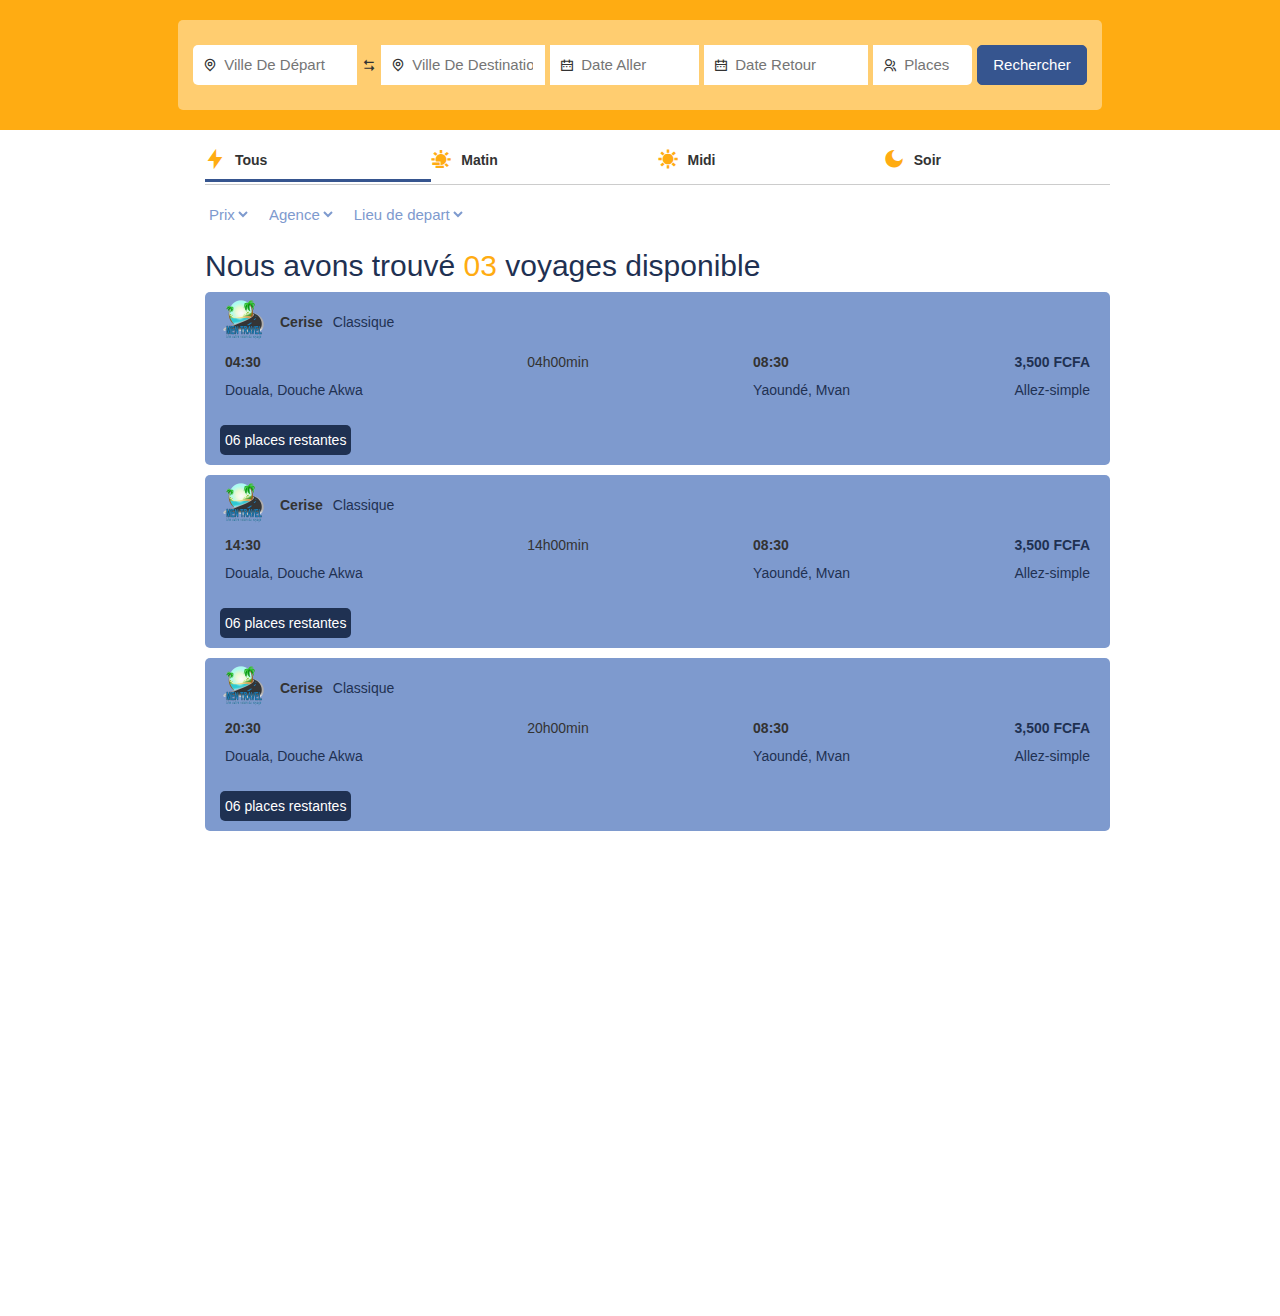
<file: index.html>
<!DOCTYPE html>
<html>
    <head>
        <title>FADHIL</title>
        <meta charset="utf-8" />
        <meta name="viewport" content="width=device-width, initial-scale=1" />
        <link href="icons/fonts/remixicon.css" rel="stylesheet" type="text/css" />
        <link rel="stylesheet" href="https://maxcdn.bootstrapcdn.com/bootstrap/3.4.1/css/bootstrap.min.css" />
        <script src="https://ajax.googleapis.com/ajax/libs/jquery/3.7.1/jquery.min.js"></script>
        <script src="https://maxcdn.bootstrapcdn.com/bootstrap/3.4.1/js/bootstrap.min.js"></script>
        <link rel="stylesheet" type="text/css" href="style.css" />
    </head>
    <body>
        <div class="header">
            <div class="boxhead">
                <div class="formwicon start-round">
                    <i class="ri-map-pin-line"></i>
                    <input type="text" name="ville" class="form f1" placeholder="Ville De Départ" />
                </div>
                <i class="ri-arrow-left-right-fill change"></i>
                <div class="formwicon">
                    <i class="ri-map-pin-line"></i>
                    <input type="text" name="ville" class="form f1" placeholder="Ville De Destination" />
                </div>
                <div class="formwicon">
                    <i class="ri-calendar-2-line"></i>
                    <input type="text" name="ville" class="form f2" placeholder="Date Aller" />
                </div>
                <div class="formwicon">
                    <i class="ri-calendar-2-line"></i>
                    <input type="text" name="ville" class="form f1" placeholder="Date Retour" />
                </div>
                <div class="formwicon end-round">
                    <i class="ri-group-line"></i>
                    <input type="text" name="ville" class="form f3" placeholder="Places" />
                </div>
                <button class="btn btn-search">Rechercher</button>
            </div>
        </div>

        <div class="main">
            <div class="content">
                <nav>
                    <a data-toggle="tab" href="#tous" class="active"><i class="ri-flashlight-fill"></i> Tous</a>
                    <a data-toggle="tab" href="#matin"><i class="ri-sun-foggy-fill"></i> Matin</a>
                    <a data-toggle="tab" href="#midi"><i class="ri-sun-fill"></i> Midi</a>
                    <a data-toggle="tab" href="#soir"><i class="ri-moon-fill"></i>Soir</a>
                </nav>
                <div class="selectbox">
                    <select class="form-select">
                        <option>Prix</option>
                    </select>
                    <select class="form-select">
                        <option>Agence</option>
                    </select>
                    <select class="form-select">
                        <option>Lieu de depart</option>
                    </select>
                </div>
                <h2>Nous avons trouvé <span class="yellow">03</span> voyages disponible</h2>

              <div class="tab-content">

                <div id="tous" class="tab-pane fade in active">
                    <div class="boxitem">
                        <div class="hbox">
                            <div class="logo"><img src="m.png" /></div>
                            <div class="nom">Cerise</div>
                            <div class="type">Classique</div>
                        </div>
                        <div class="bodbox">
                            <div class="itemx">
                                <b>04:30</b><br />
                                <span class="detail">Douala, Douche Akwa</span>
                            </div>
                            <div class="itemx">04h00min</div>
                            <div class="itemx">
                                <b>08:30</b><br />
                                <span class="detail">Yaoundé, Mvan</span>
                            </div>
                            <div class="itemx">
                                <b class="price">3,500 FCFA</b><br />
                                <span class="detail">Allez-simple</span>
                            </div>
                        </div>
                        <div class="fbox"><div class="nplace">06 places restantes</div></div>
                    </div>

                    <div class="boxitem">
                        <div class="hbox">
                            <div class="logo"><img src="m.png" /></div>
                            <div class="nom">Cerise</div>
                            <div class="type">Classique</div>
                        </div>
                        <div class="bodbox">
                            <div class="itemx">
                                <b>14:30</b><br />
                                <span class="detail">Douala, Douche Akwa</span>
                            </div>
                            <div class="itemx">14h00min</div>
                            <div class="itemx">
                                <b>08:30</b><br />
                                <span class="detail">Yaoundé, Mvan</span>
                            </div>
                            <div class="itemx">
                                <b class="price">3,500 FCFA</b><br />
                                <span class="detail">Allez-simple</span>
                            </div>
                        </div>
                        <div class="fbox"><div class="nplace">06 places restantes</div></div>
                    </div>

                    <div class="boxitem">
                        <div class="hbox">
                            <div class="logo"><img src="m.png" /></div>
                            <div class="nom">Cerise</div>
                            <div class="type">Classique</div>
                        </div>
                        <div class="bodbox">
                            <div class="itemx">
                                <b>20:30</b><br />
                                <span class="detail">Douala, Douche Akwa</span>
                            </div>
                            <div class="itemx">20h00min</div>
                            <div class="itemx">
                                <b>08:30</b><br />
                                <span class="detail">Yaoundé, Mvan</span>
                            </div>
                            <div class="itemx">
                                <b class="price">3,500 FCFA</b><br />
                                <span class="detail">Allez-simple</span>
                            </div>
                        </div>
                        <div class="fbox"><div class="nplace">06 places restantes</div></div>
                    </div>
                </div>


                <div id="matin" class="tab-pane fade">
                    <div class="boxitem">
                        <div class="hbox">
                            <div class="logo"><img src="m.png" /></div>
                            <div class="nom">Cerise</div>
                            <div class="type">Classique</div>
                        </div>
                        <div class="bodbox">
                            <div class="itemx">
                                <b>04:30</b><br />
                                <span class="detail">Douala, Douche Akwa</span>
                            </div>
                            <div class="itemx">04h00min</div>
                            <div class="itemx">
                                <b>08:30</b><br />
                                <span class="detail">Yaoundé, Mvan</span>
                            </div>
                            <div class="itemx">
                                <b class="price">3,500 FCFA</b><br />
                                <span class="detail">Allez-simple</span>
                            </div>
                        </div>
                        <div class="fbox"><div class="nplace">06 places restantes</div></div>
                    </div>
                </div>

                <div id="midi" class="tab-pane fade">
                    <div class="boxitem">
                        <div class="hbox">
                            <div class="logo"><img src="m.png" /></div>
                            <div class="nom">Cerise</div>
                            <div class="type">Classique</div>
                        </div>
                        <div class="bodbox">
                            <div class="itemx">
                                <b>14:30</b><br />
                                <span class="detail">Douala, Douche Akwa</span>
                            </div>
                            <div class="itemx">14h00min</div>
                            <div class="itemx">
                                <b>08:30</b><br />
                                <span class="detail">Yaoundé, Mvan</span>
                            </div>
                            <div class="itemx">
                                <b class="price">3,500 FCFA</b><br />
                                <span class="detail">Allez-simple</span>
                            </div>
                        </div>
                        <div class="fbox"><div class="nplace">06 places restantes</div></div>
                    </div>
                </div>

                <div id="soir" class="tab-pane fade">
                    <div class="boxitem">
                        <div class="hbox">
                            <div class="logo"><img src="m.png" /></div>
                            <div class="nom">Cerise</div>
                            <div class="type">Classique</div>
                        </div>
                        <div class="bodbox">
                            <div class="itemx">
                                <b>20:30</b><br />
                                <span class="detail">Douala, Douche Akwa</span>
                            </div>
                            <div class="itemx">20h00min</div>
                            <div class="itemx">
                                <b>08:30</b><br />
                                <span class="detail">Yaoundé, Mvan</span>
                            </div>
                            <div class="itemx">
                                <b class="price">3,500 FCFA</b><br />
                                <span class="detail">Allez-simple</span>
                            </div>
                        </div>
                        <div class="fbox"><div class="nplace">06 places restantes</div></div>
                    </div>
                </div>
              </div>
            </div>
            <div class="map">
                <iframe
                    src="https://www.google.com/maps/embed?pb=!1m28!1m12!1m3!1d7702627.537759602!2d10.54764913746082!3d2.904629616802164!2m3!1f0!2f0!3f0!3m2!1i1024!2i768!4f13.1!4m13!3e6!4m5!1s0x1061128be2e1fe6d%3A0x92daa1444781c48b!2sDouala!3m2!1d4.0510564!2d9.7678687!4m5!1s0x108bcf7a309a7977%3A0x7f54bad35e693c51!2zWWFvdW5kw6k!3m2!1d3.8616853!2d11.5202292!5e0!3m2!1sfr!2scm!4v1710338207264!5m2!1sfr!2scm"
                    width="600"
                    height="450"
                    style="border: 0;"
                    allowfullscreen=""
                    loading="lazy"
                    referrerpolicy="no-referrer-when-downgrade"
                ></iframe>
            </div>
        </div>
    </body>
</html>
</file>
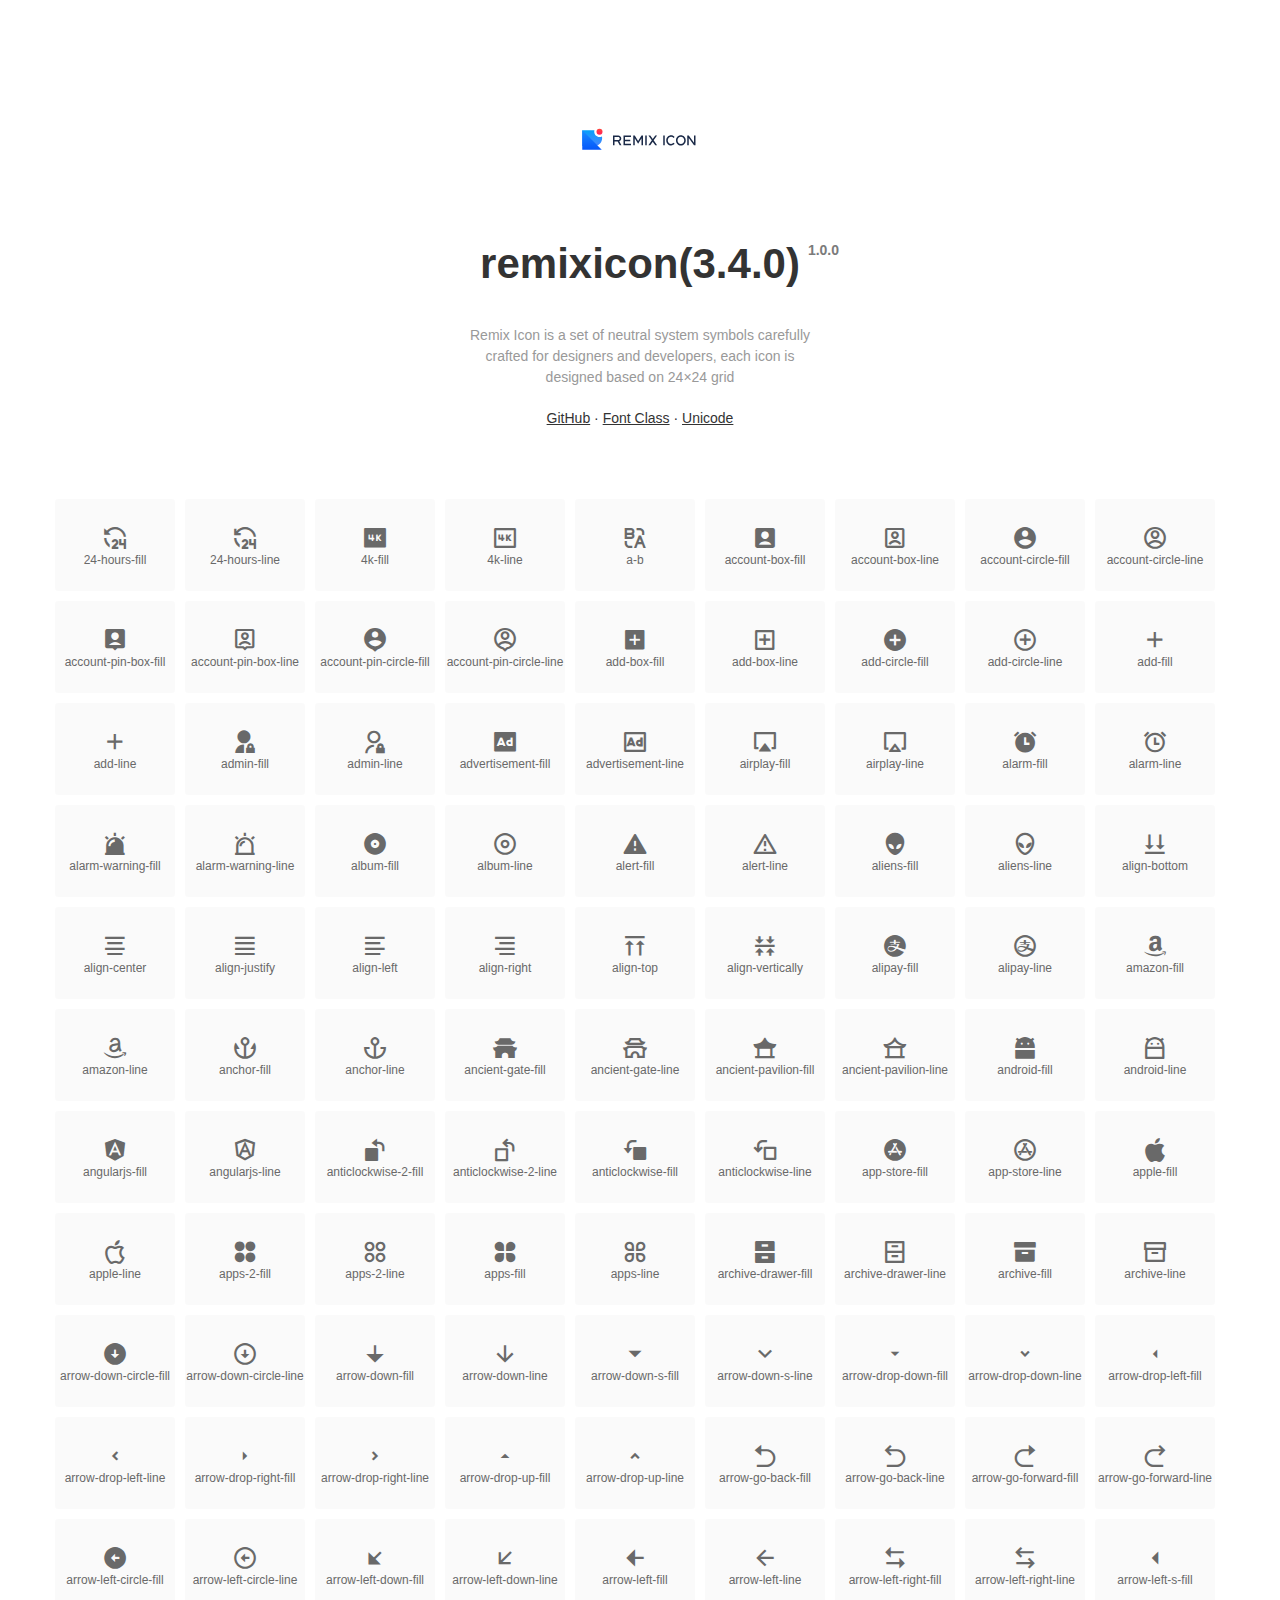
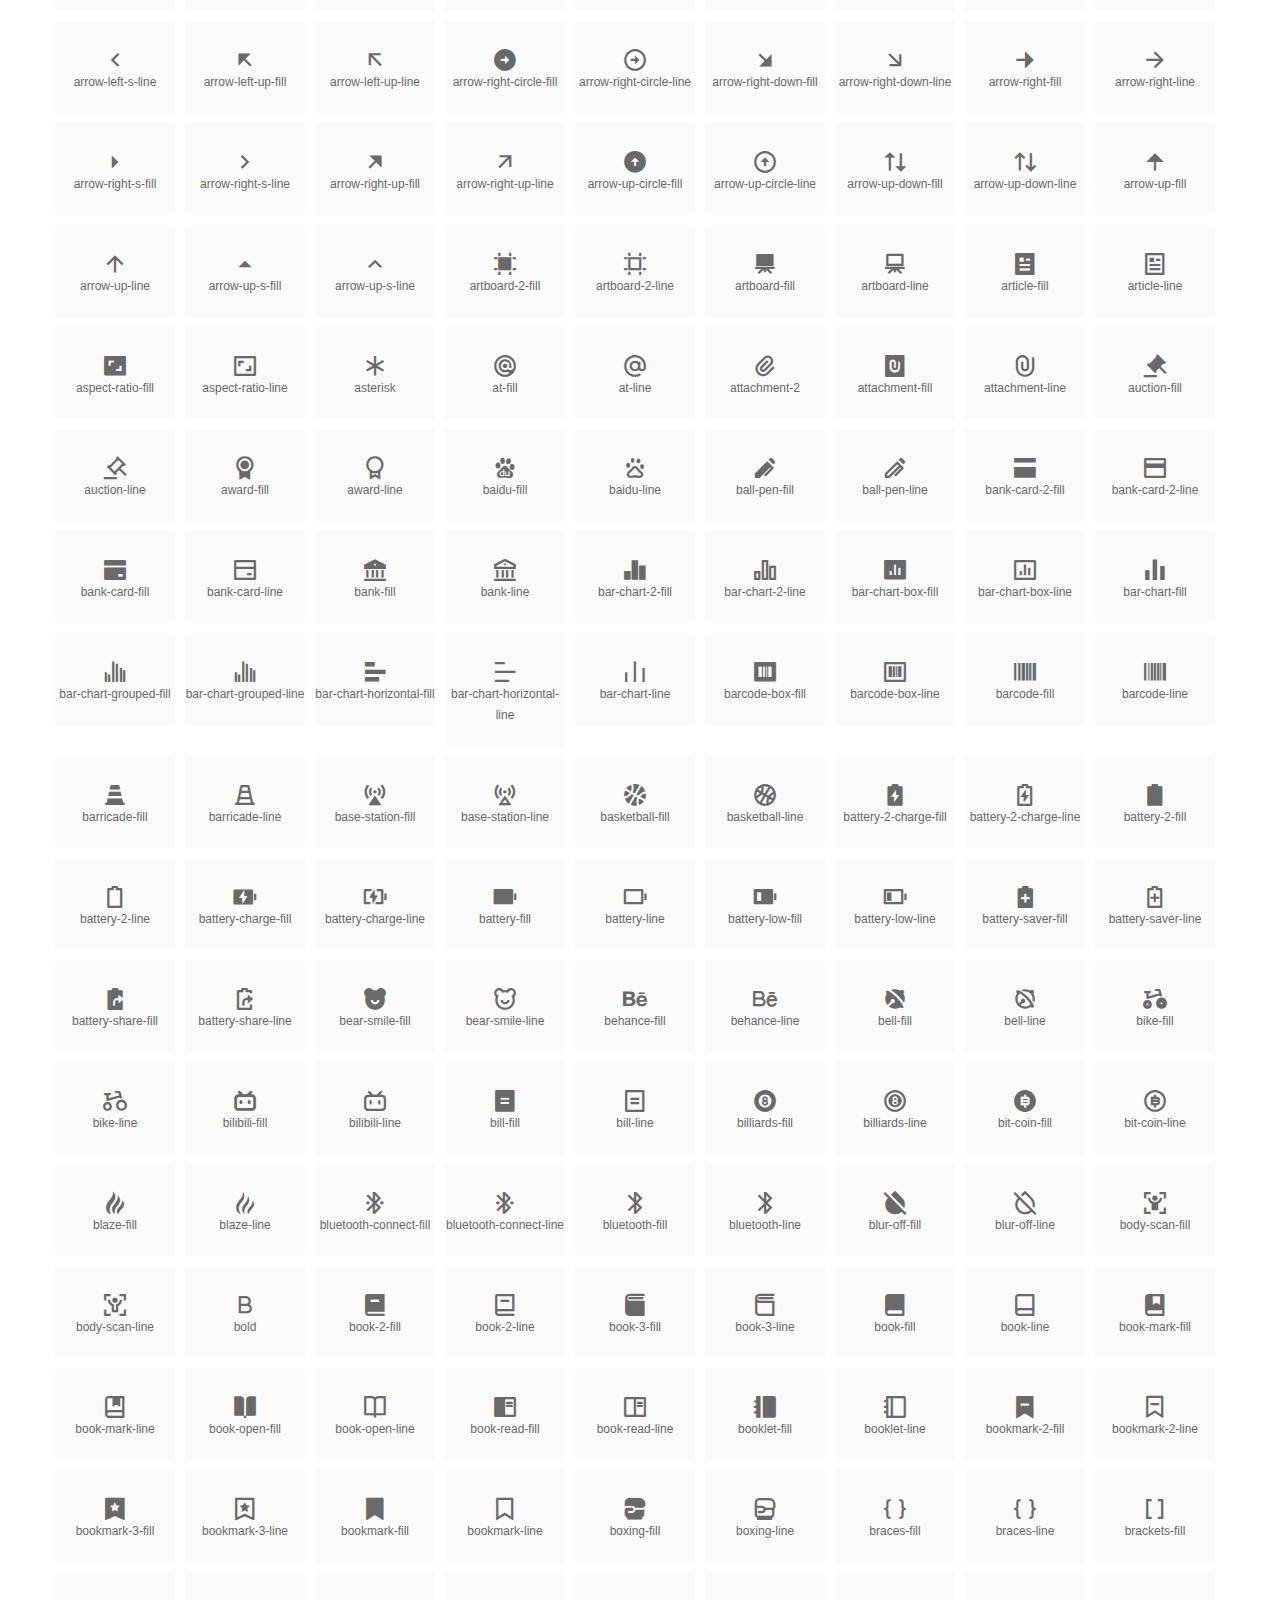
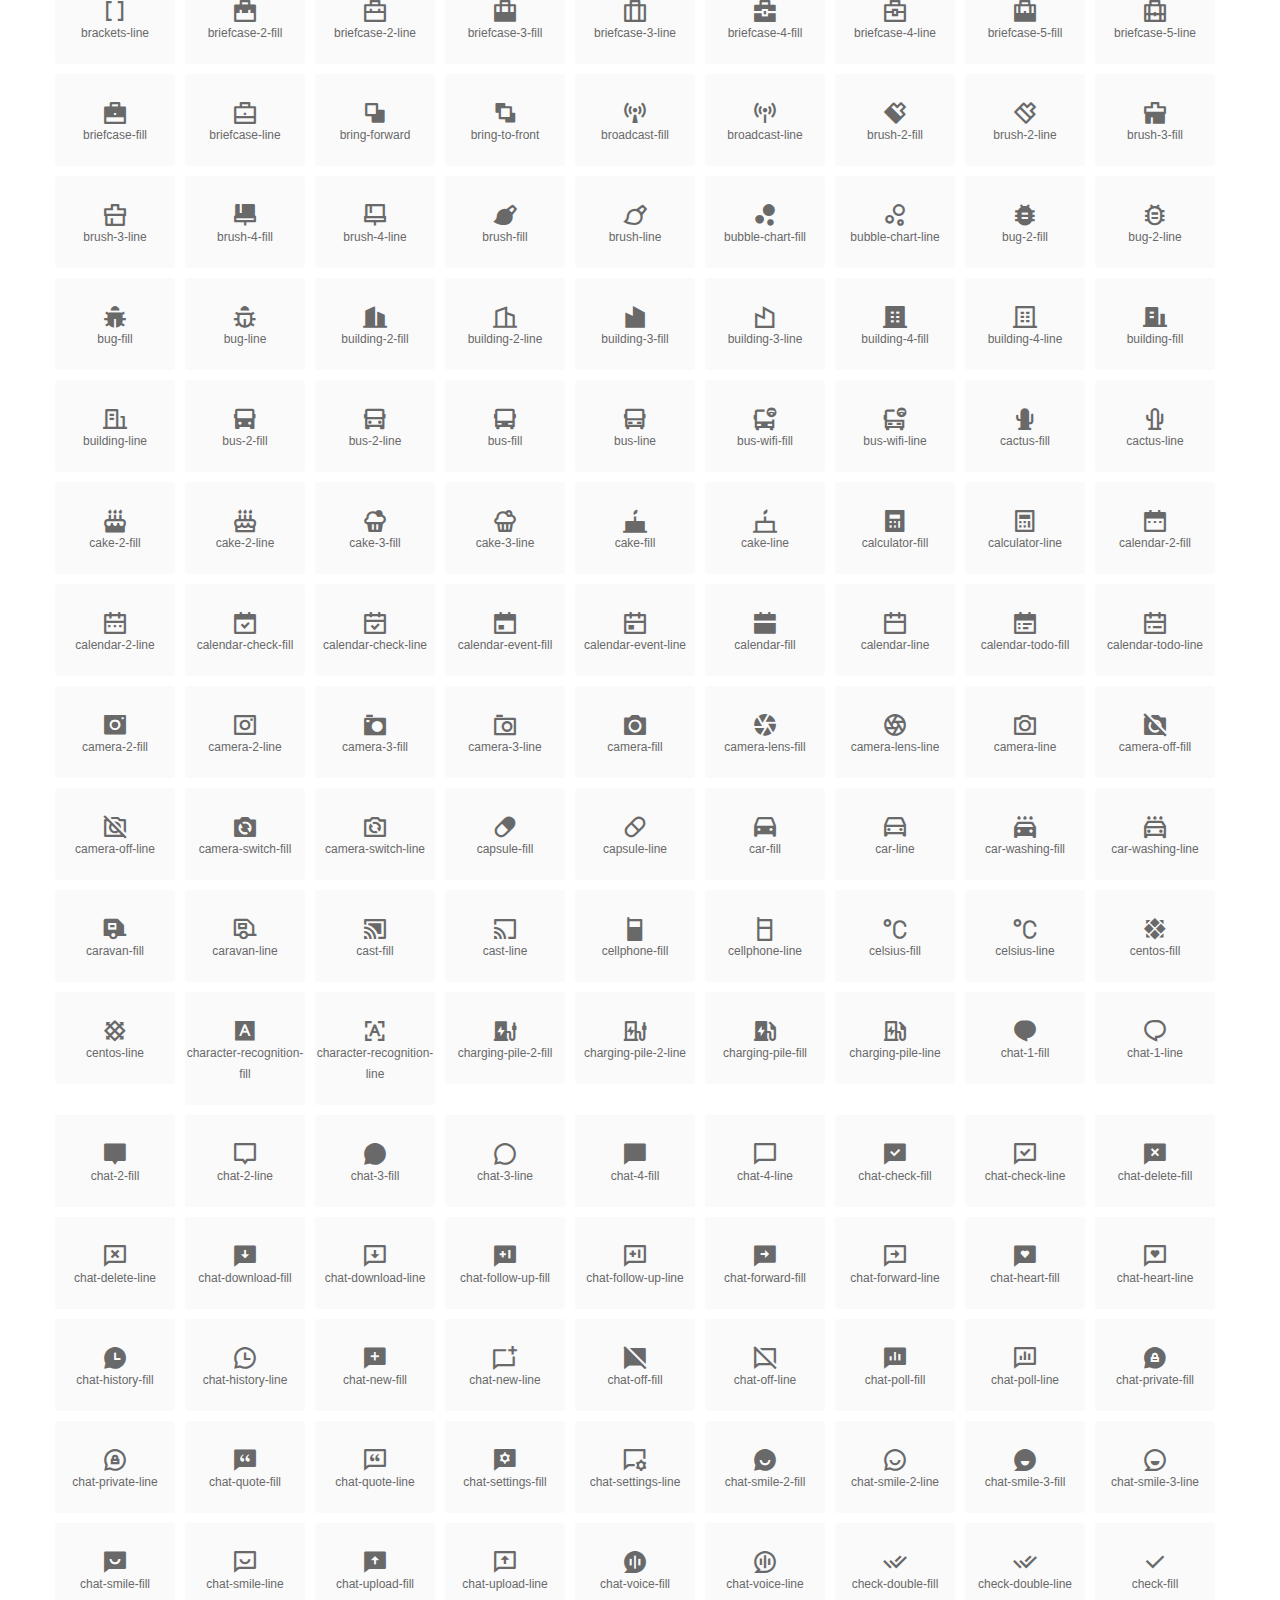
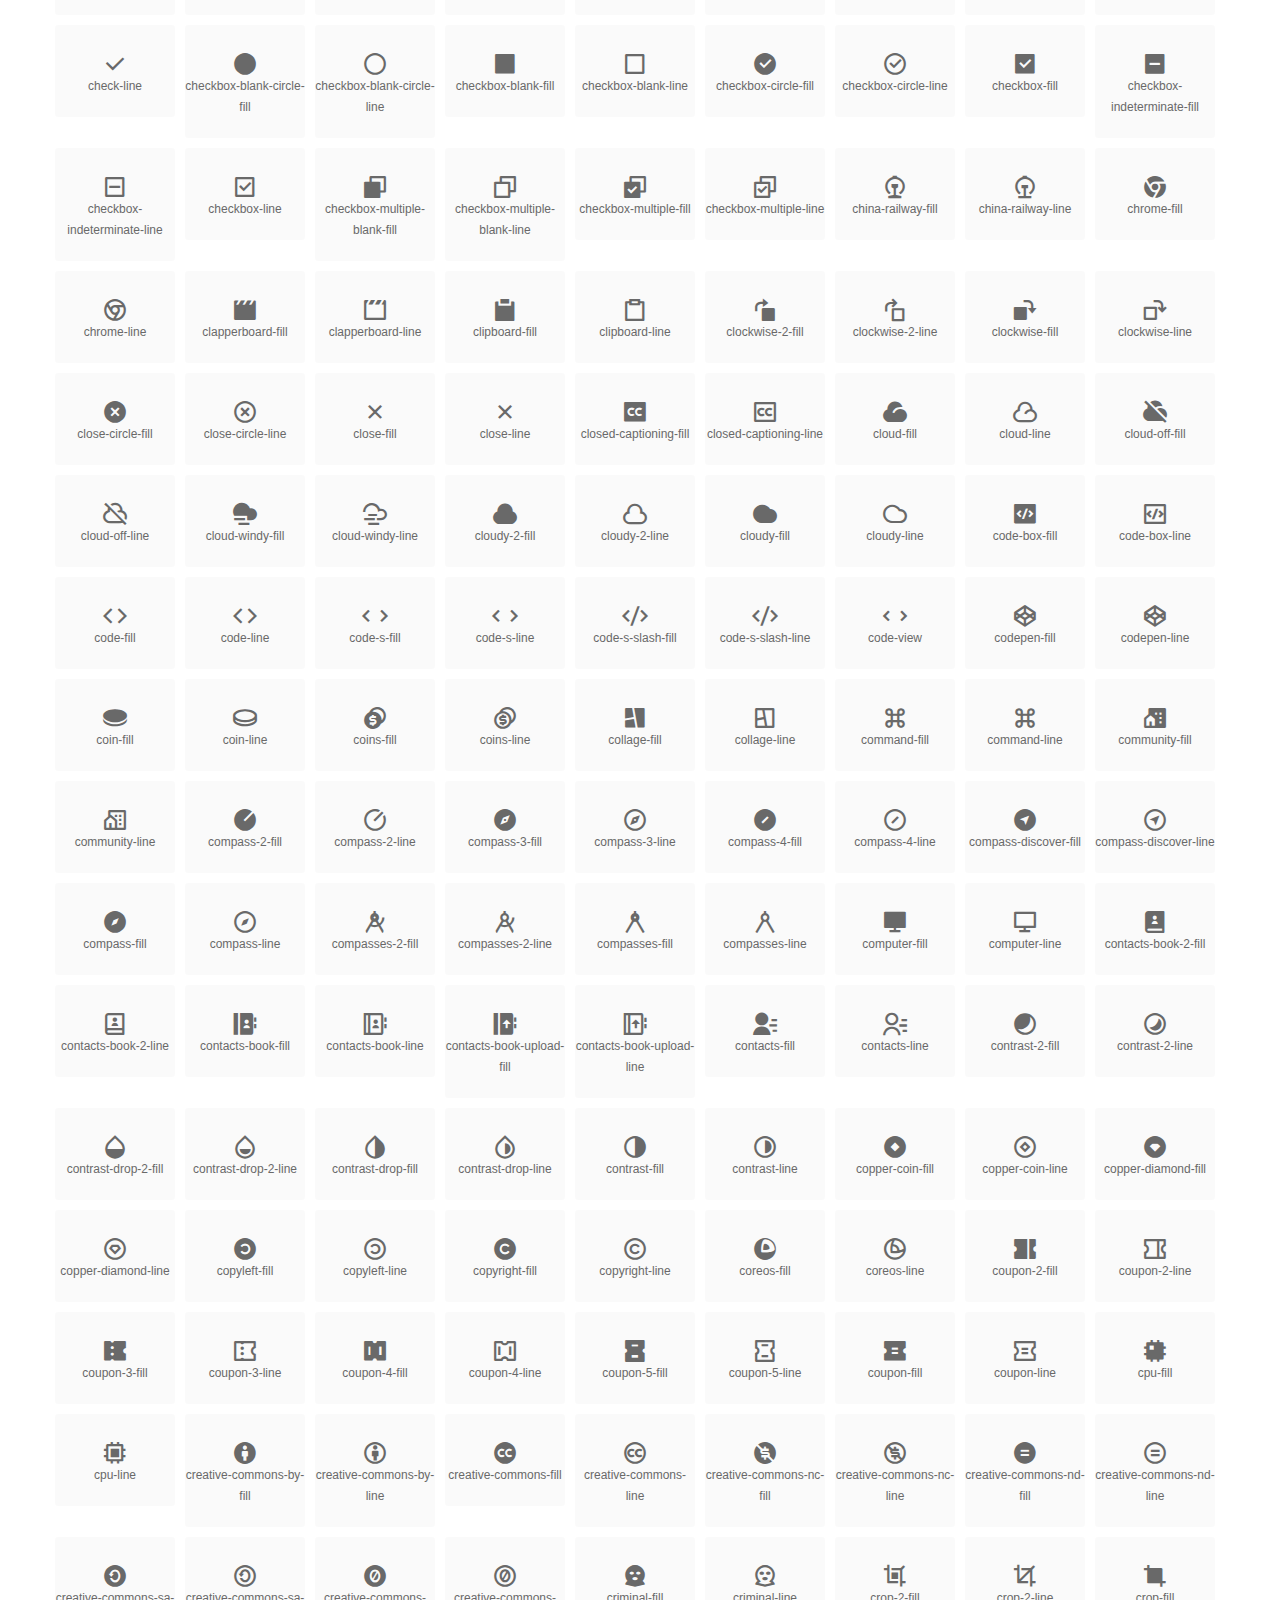
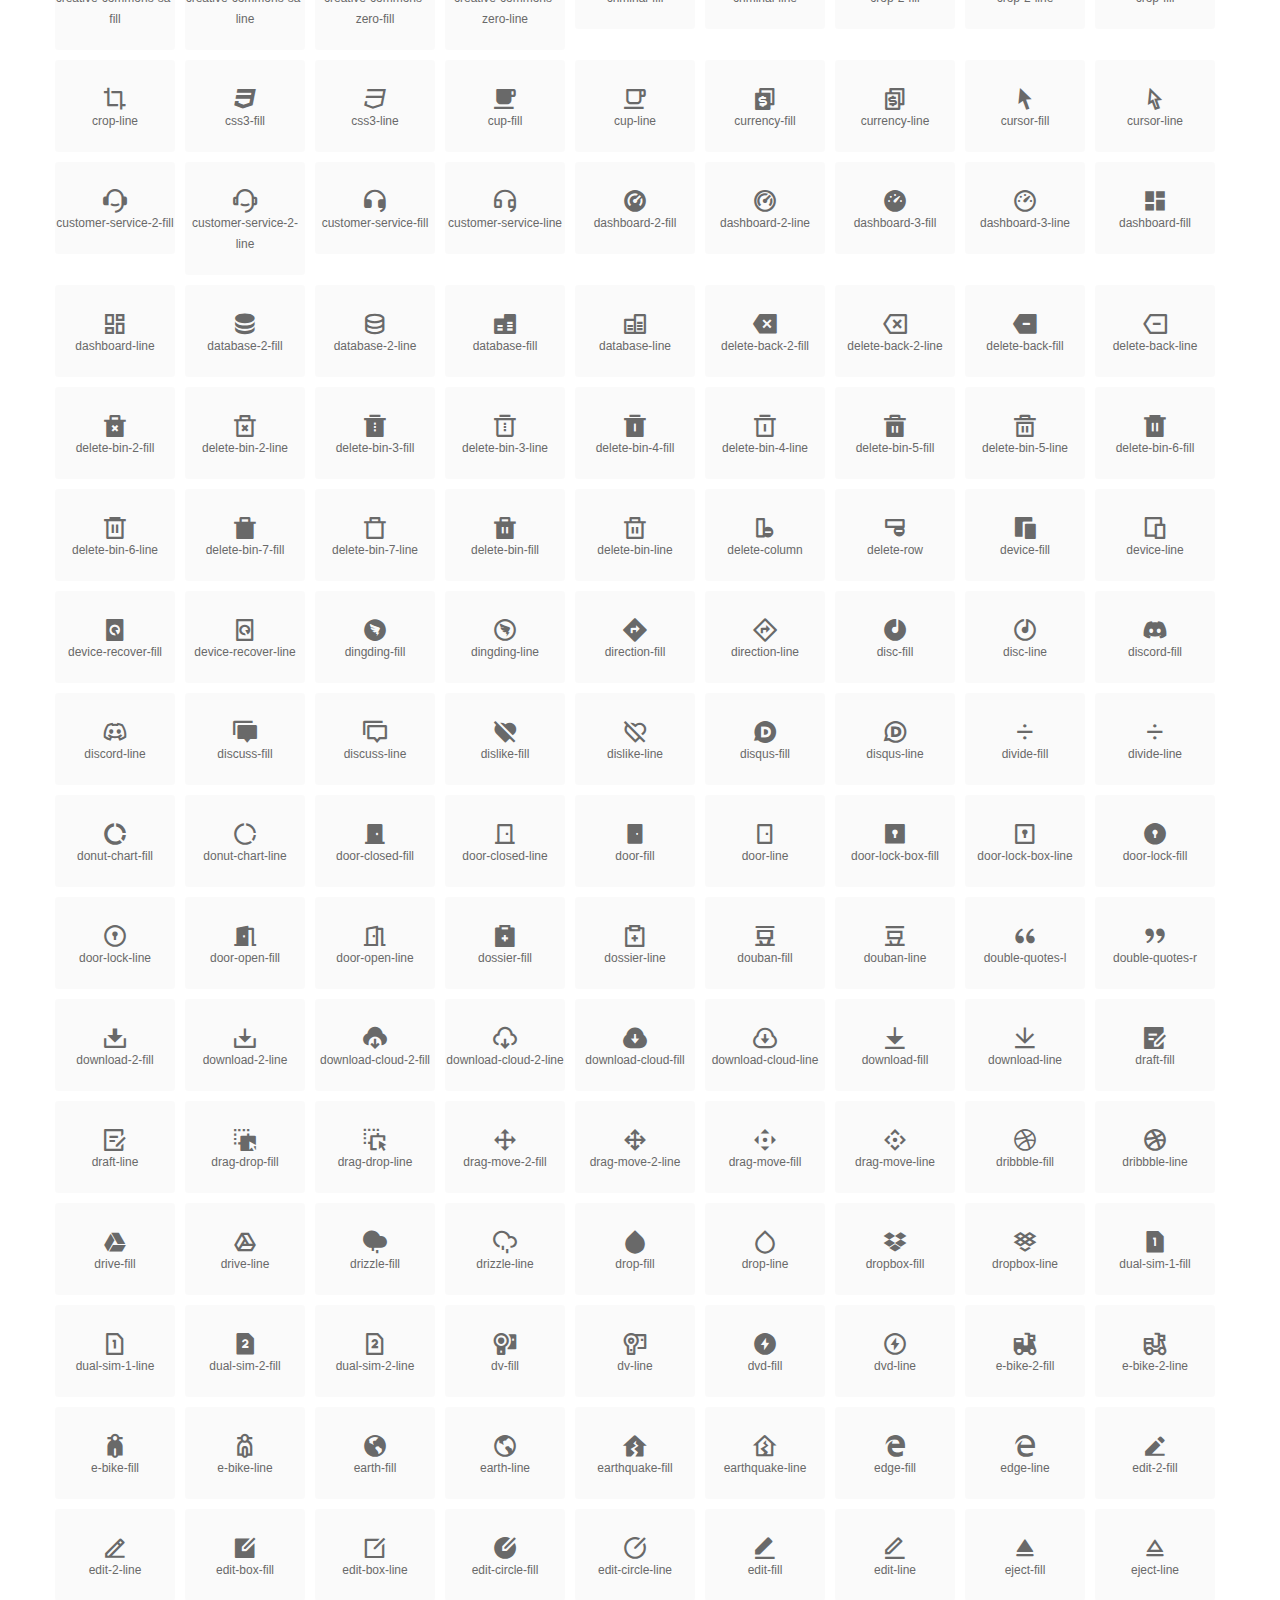
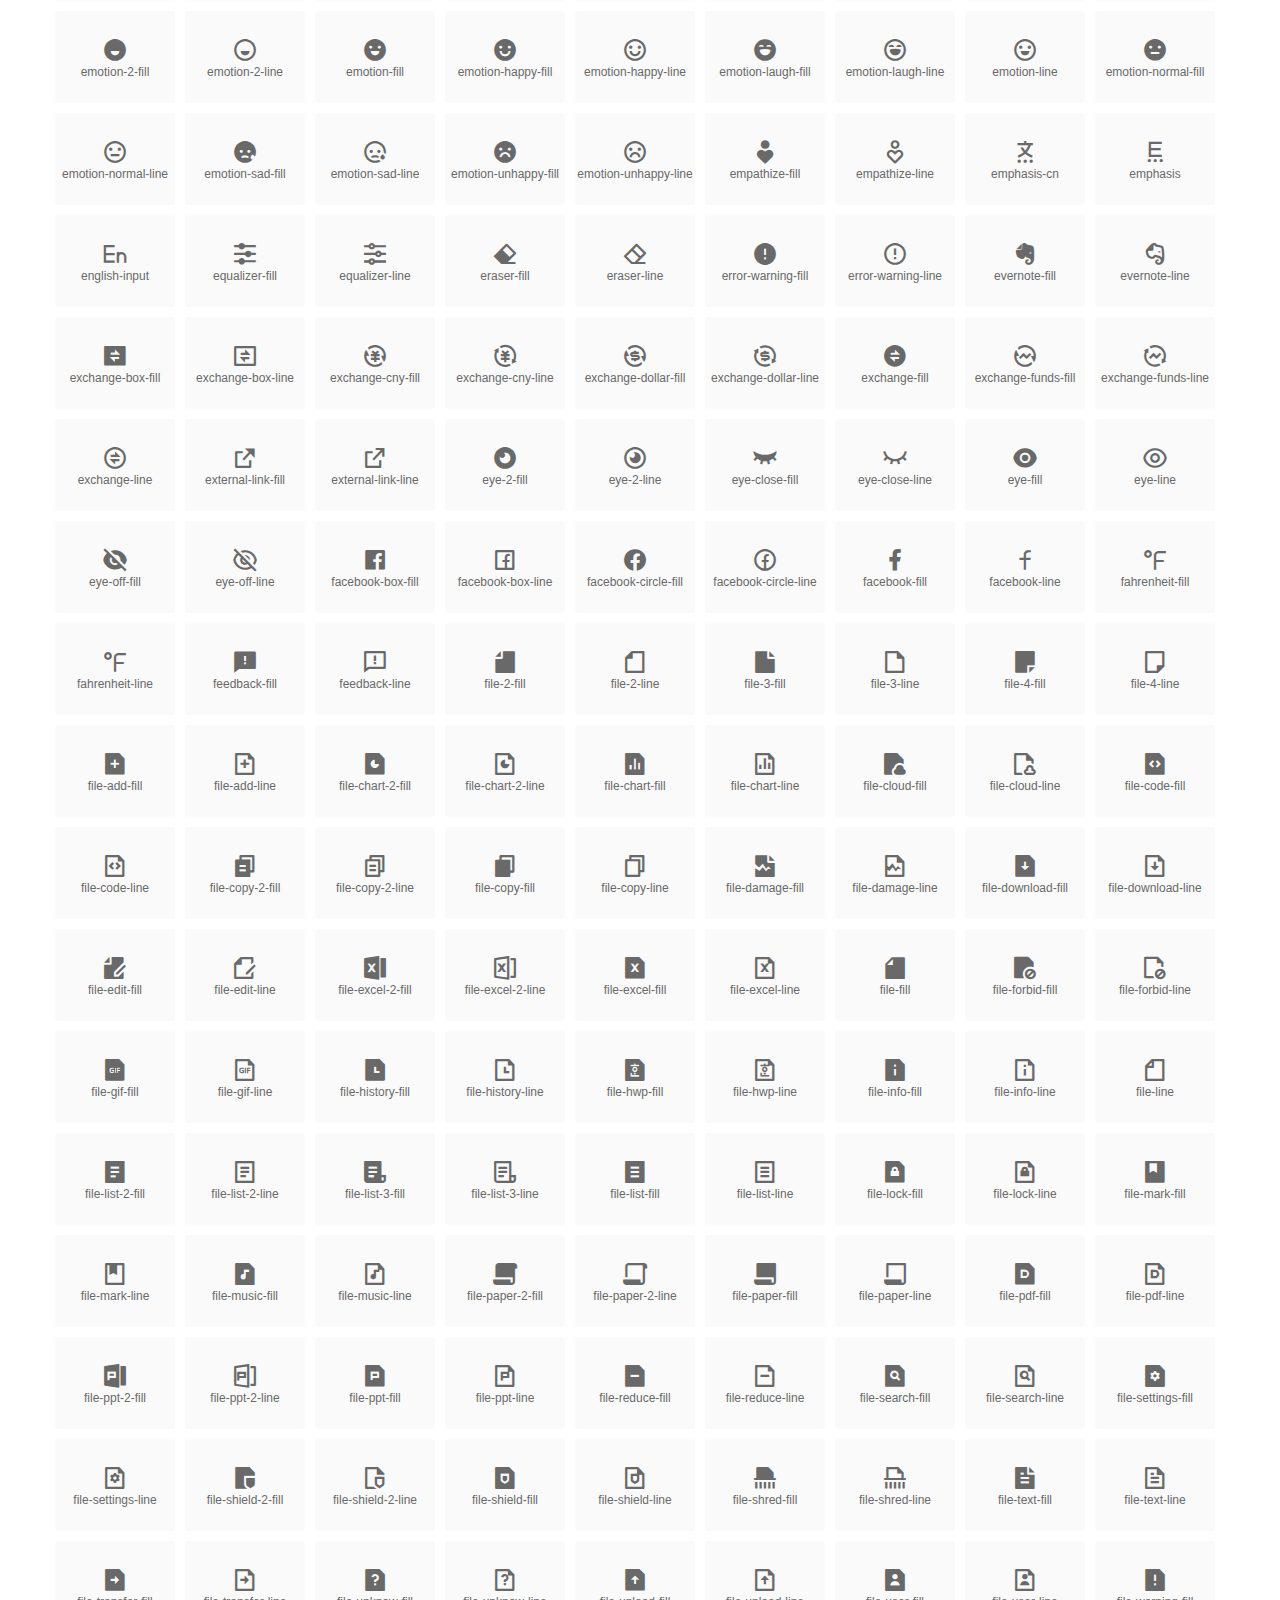
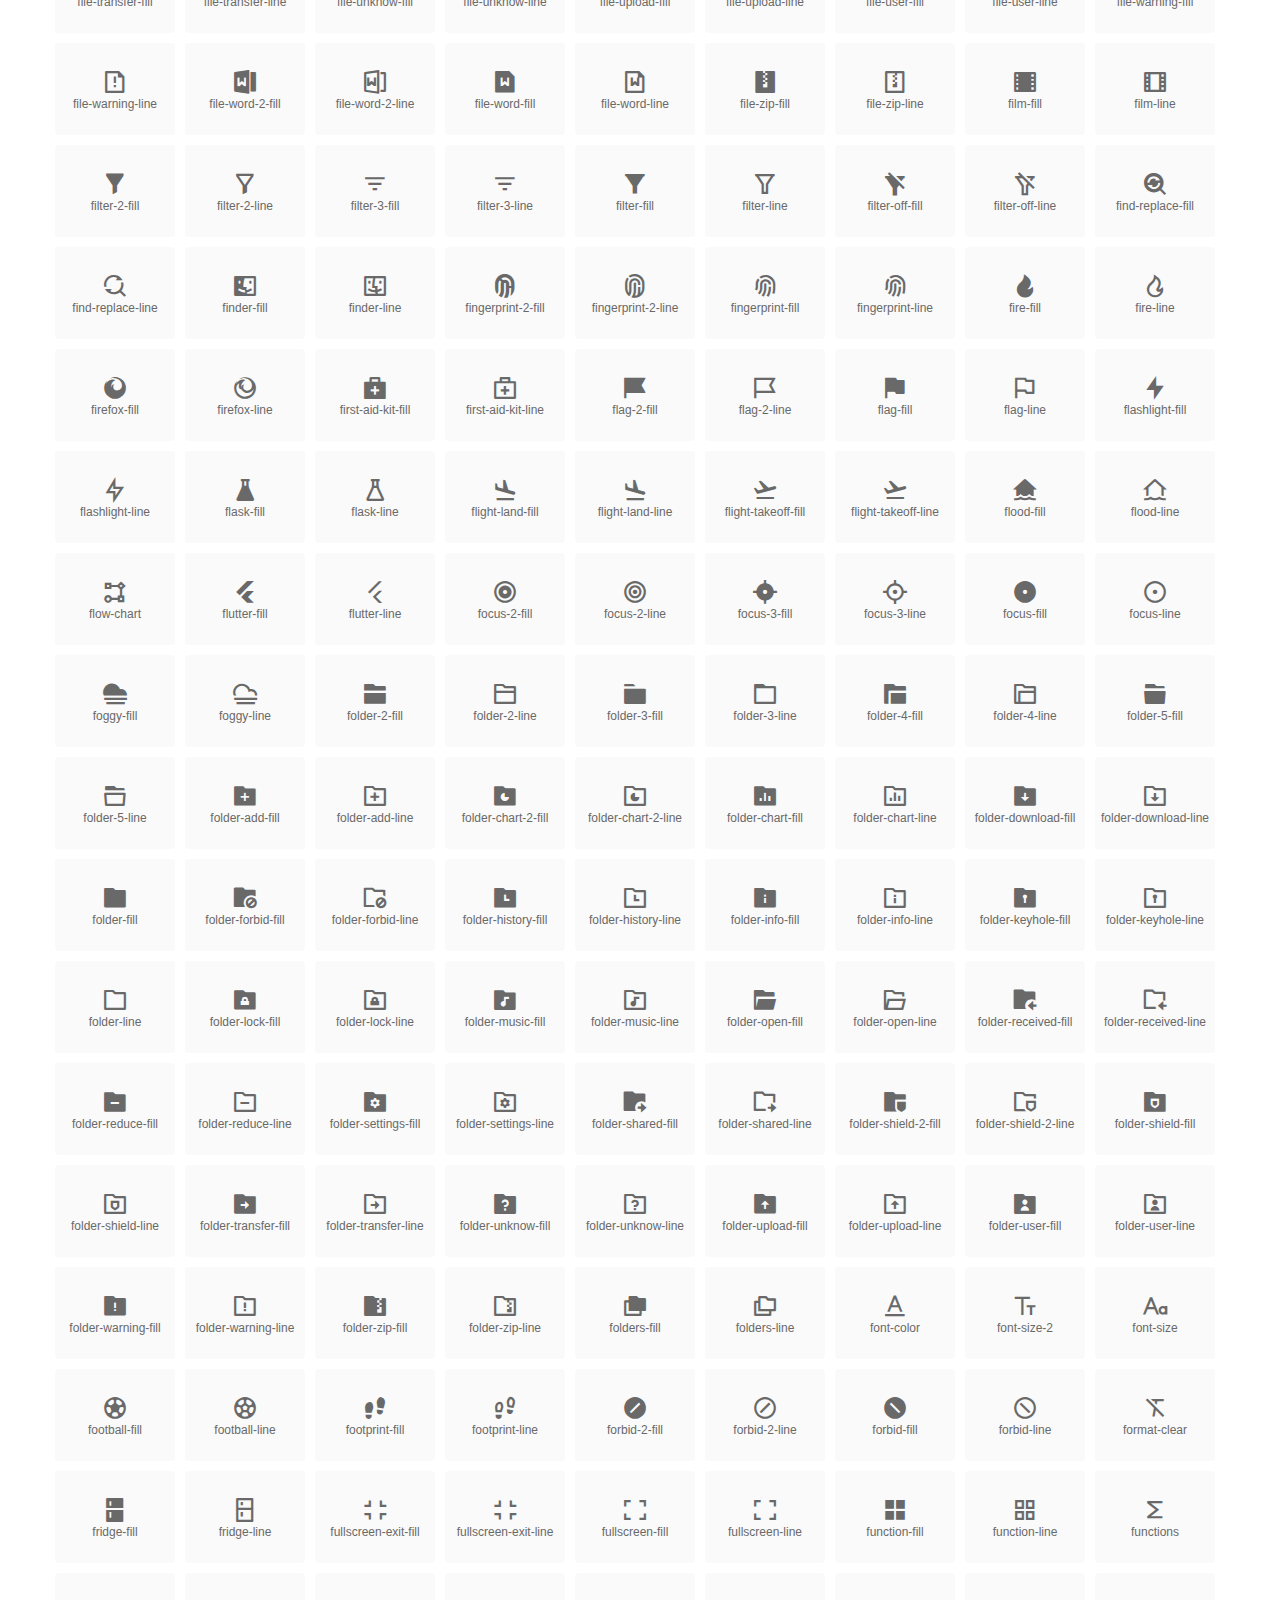
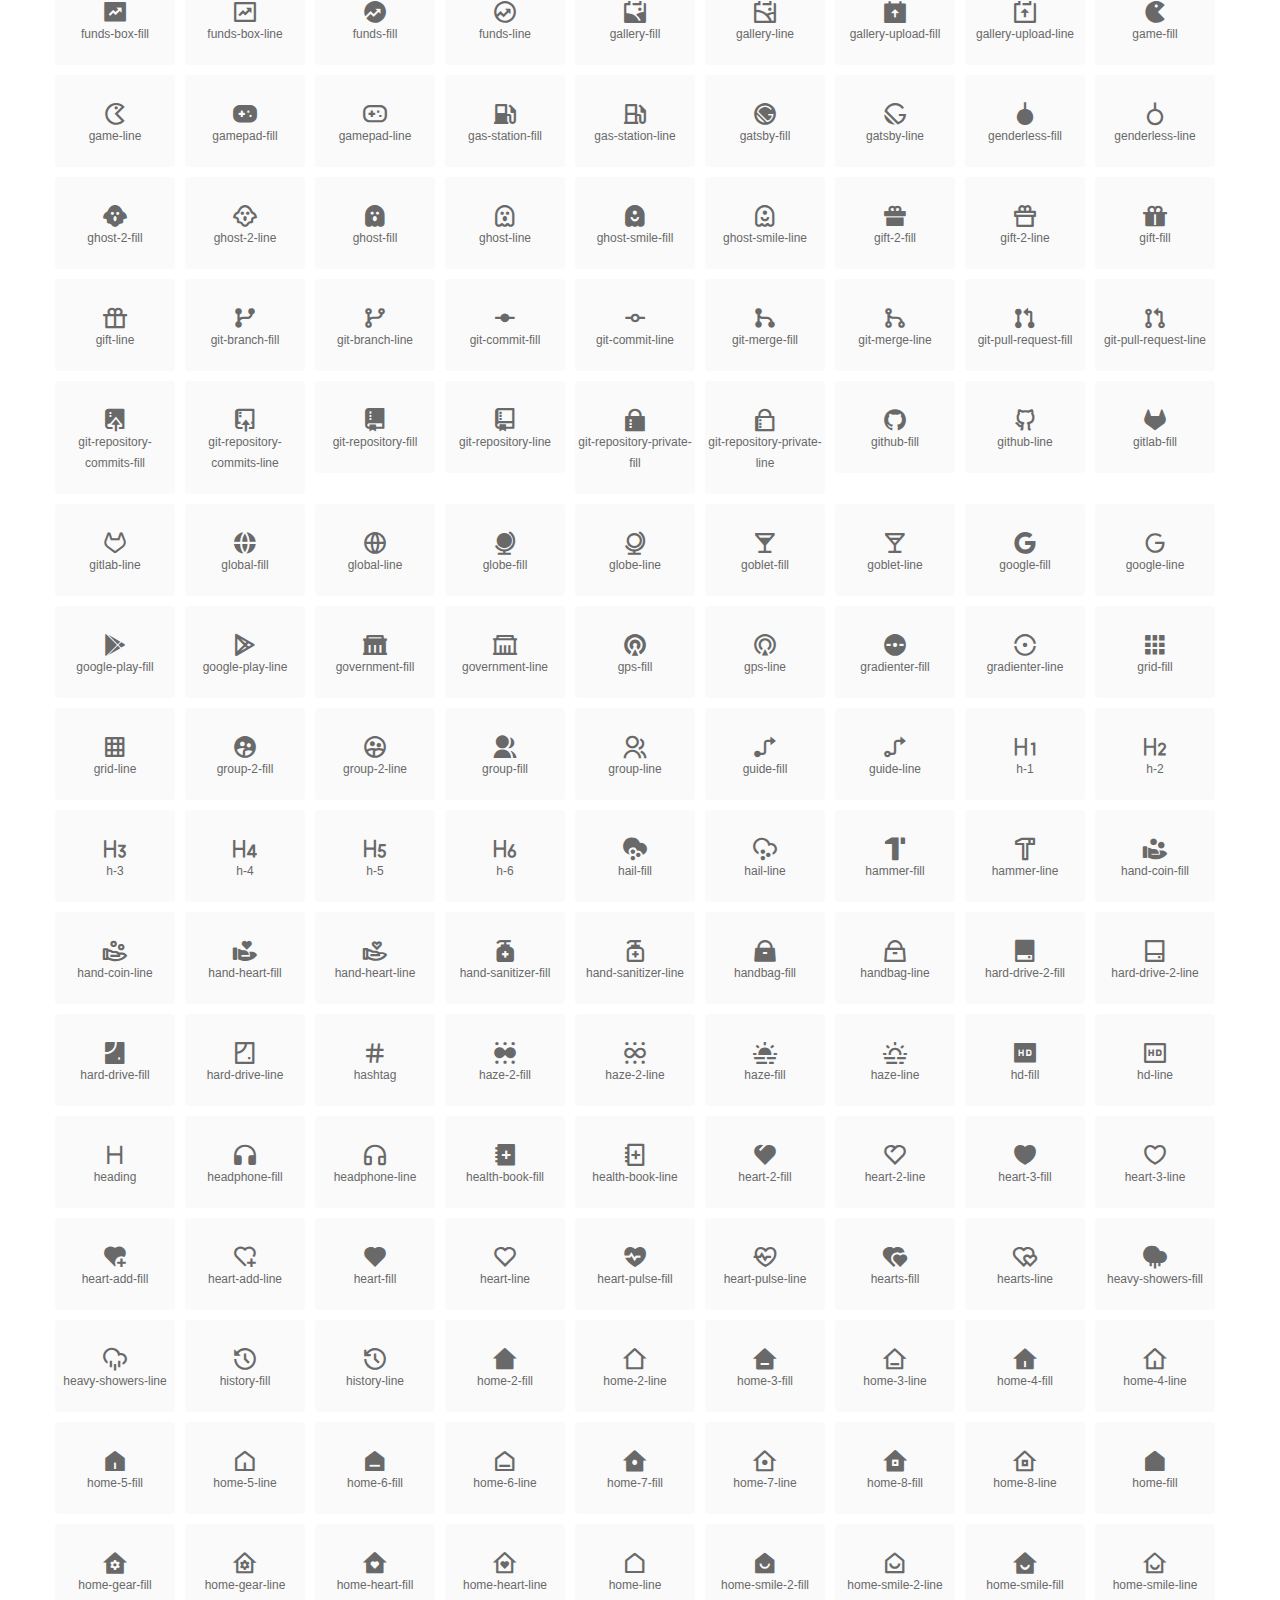
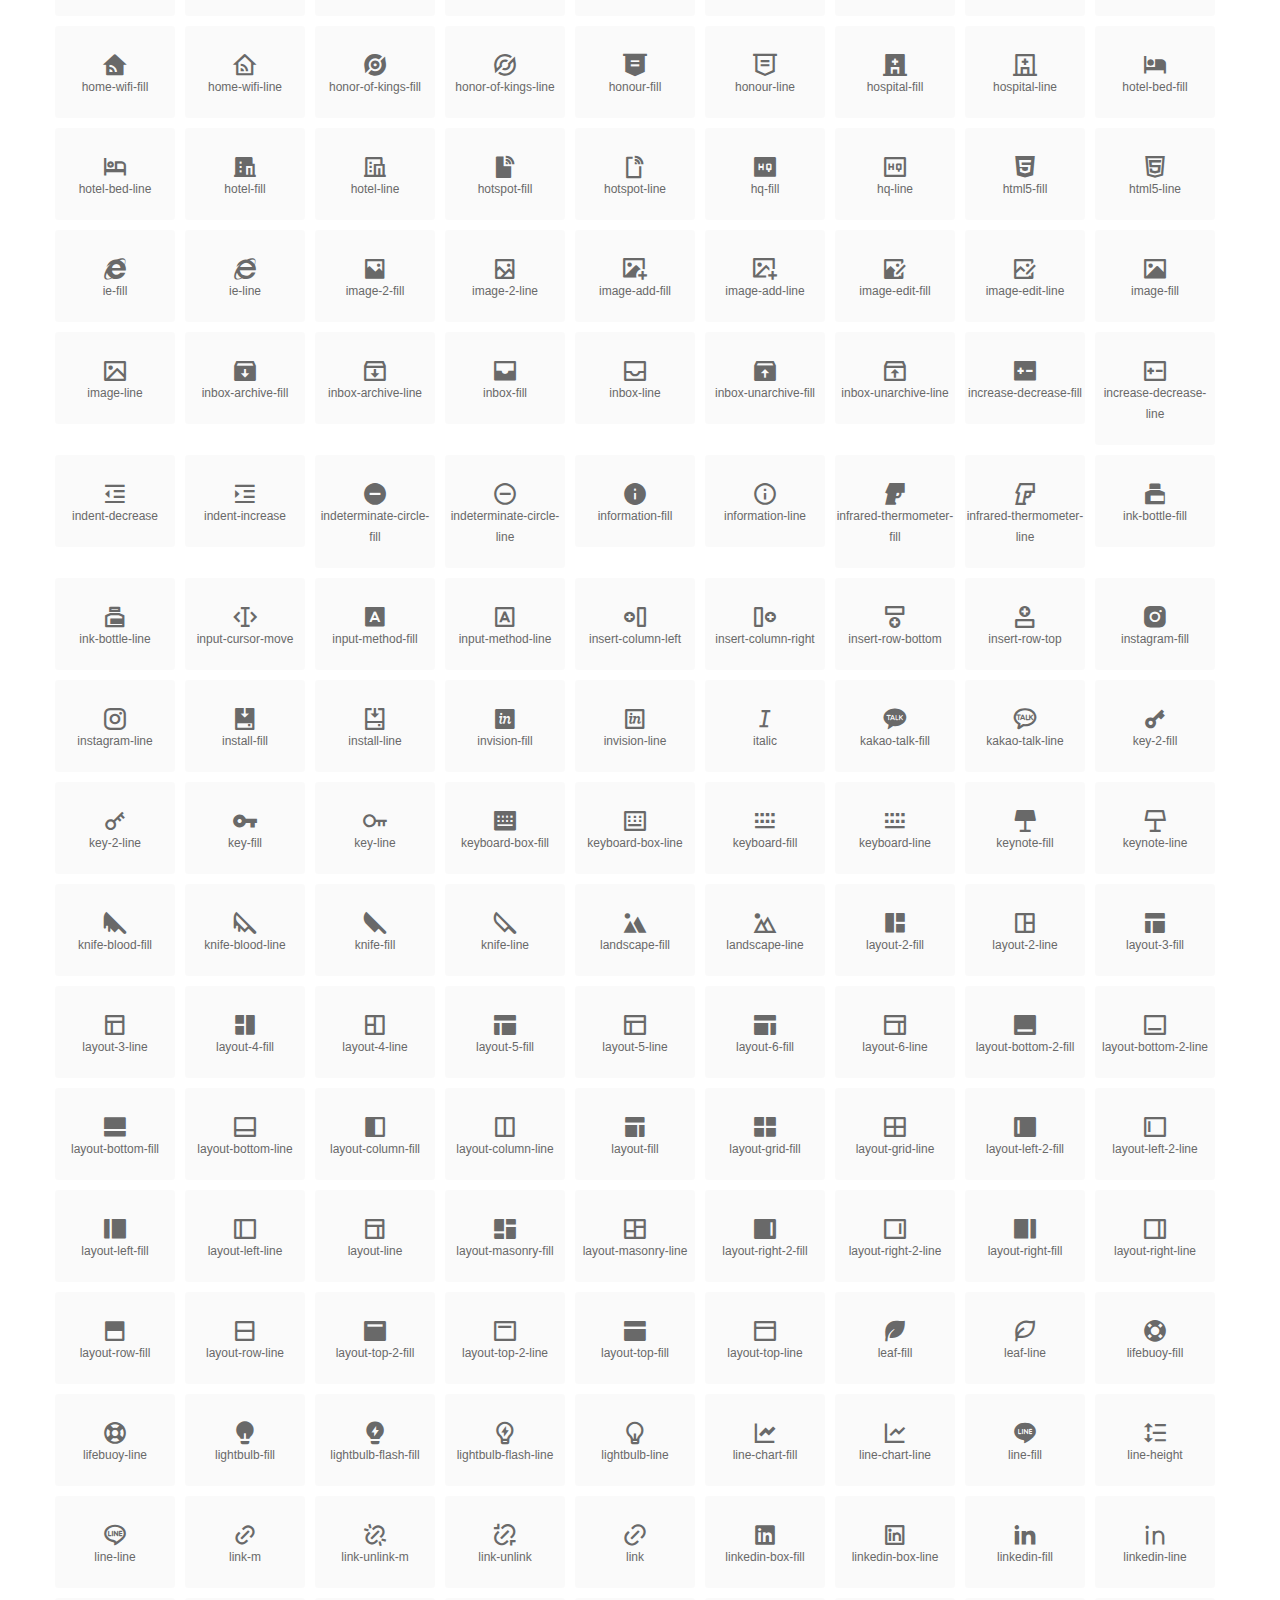
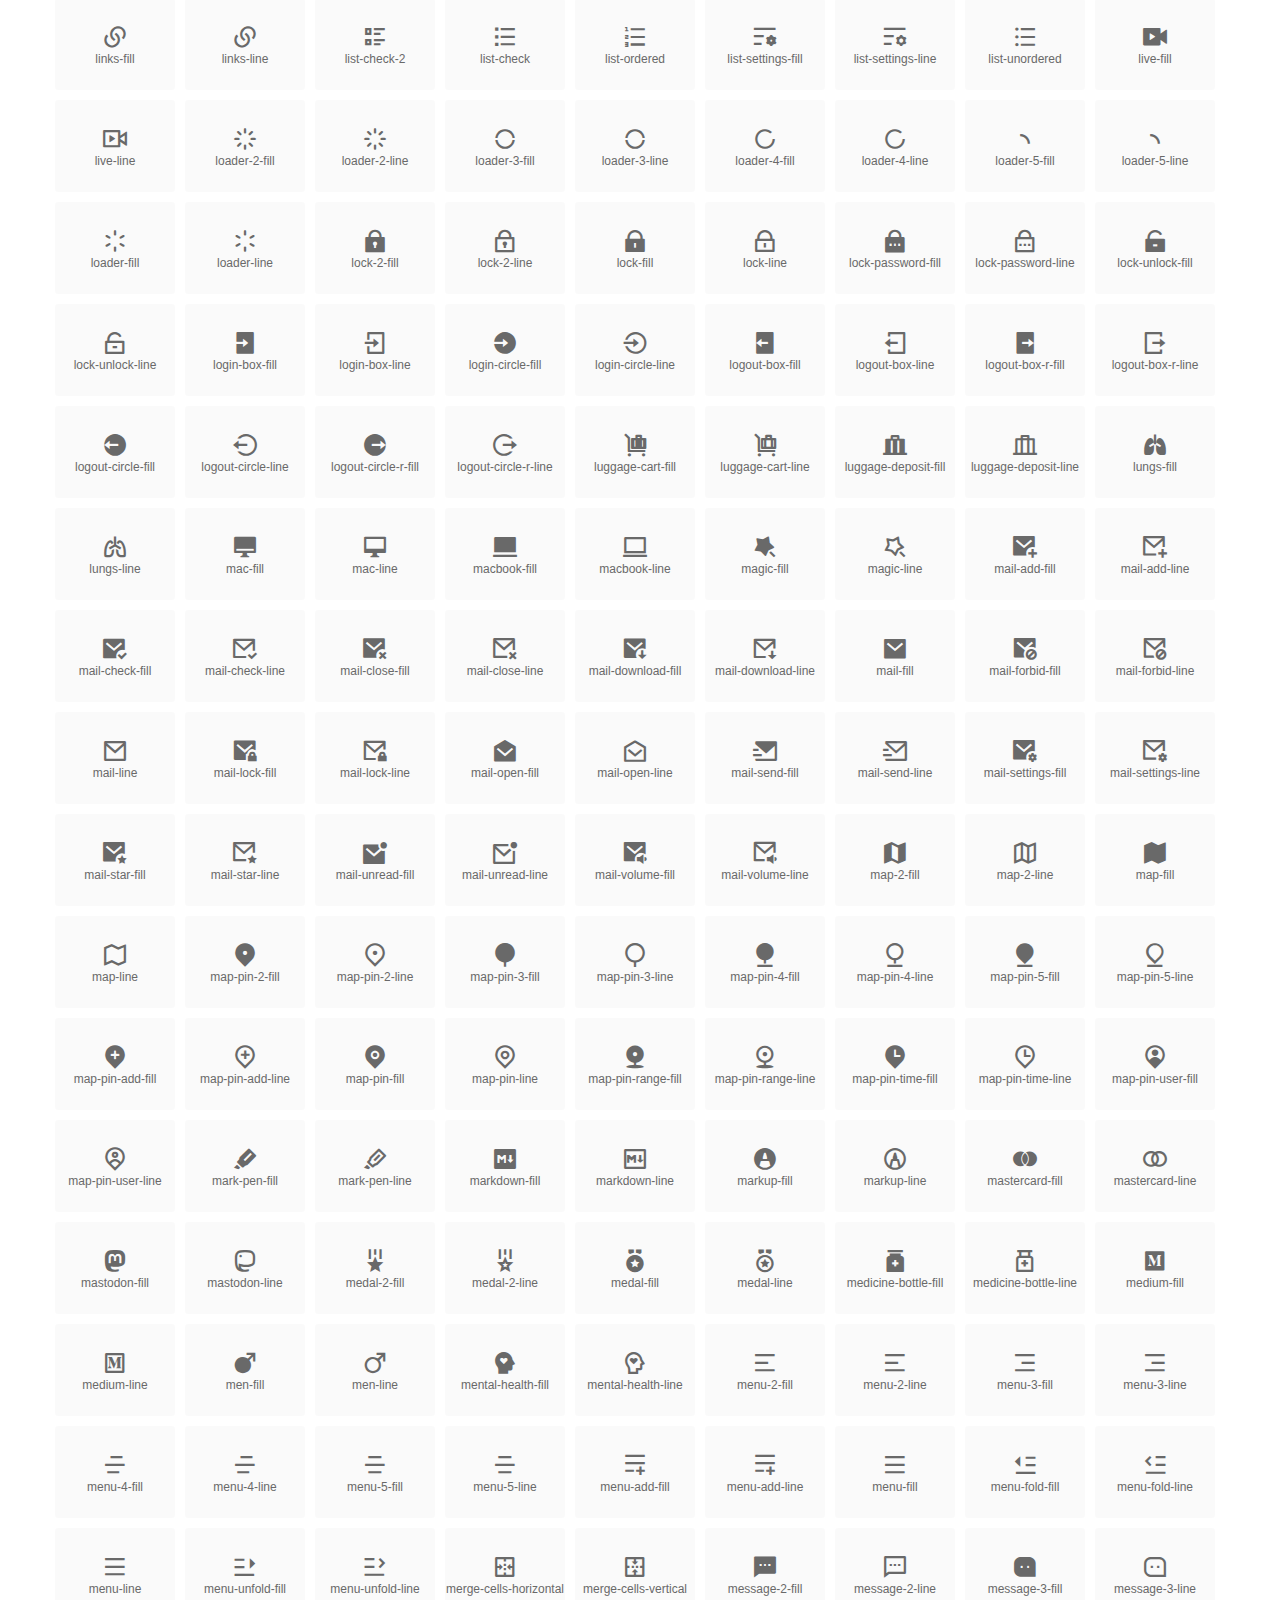
<file: icons/fonts/index.html>
<!DOCTYPE html>
<html lang="en">
<head>
  <meta charset="UTF-8">
  <title>remixicon(3.4.0)</title>
  <meta name="viewport" content="width=device-width,minimum-scale=1.0,maximum-scale=1.0,user-scalable=no">
   
  <meta name="description" content="Remix Icon is a set of neutral system symbols carefully crafted for designers and developers, each icon is designed based on 24×24 grid">
   
  <meta name="keywords" content="remixicon,TTF,EOT,WOFF,WOFF2,SVG">
  
  
  
  <link rel="stylesheet" href="remixicon.css" />
  
  <style>
    *{margin: 0;padding: 0;list-style: none;}
    body { color: #696969; font: 12px/1.5 tahoma, arial, \5b8b\4f53, sans-serif; }
    a { color: #333; text-decoration: underline; }
    a:hover { color: rgb(9, 73, 209); }
    .header { color: #333; text-align: center; padding: 80px 0 60px 0; min-height: 153px; font-size: 14px; }
    .header .logo svg { height: 120px; width: 120px; }
    .header h1 { font-size: 42px; padding: 26px 0 10px 0; }
    .header sup {font-size: 14px; margin: 8px 0 0 8px; position: absolute; color: #7b7b7b; }
    .info {
      color: #999;
      font-weight: normal;
      max-width: 346px;
      margin: 0 auto;
      padding: 20px 0;
      font-size: 14px;
    }

    .icons { max-width: 1190px; margin: 0 auto; }
    .icons ul { text-align: center; }
    .icons ul li {
      vertical-align: top;
      width: 120px;
      display: inline-block;
      text-align: center;
      background-color: rgba(0,0,0,.02);
      border-radius: 3px;
      padding: 29px 0 10px 0;
      margin-right: 10px;
      margin-top: 10px;
      transition: all 0.6s ease;
    }
    .icons ul li:hover { background-color: rgba(0,0,0,.06); }
    .icons ul li:hover span { color: #3c75e4; opacity: 1; }
    .icons ul li .unicode { color: #8c8c8c; opacity: 0.3; }
    .icons ul li h4 {
      font-weight: normal;
      padding: 10px 0 5px 0;
      display: block;
      color: #8c8c8c;
      font-size: 14px;
      line-height: 12px;
      opacity: 0.8;
    }
    .icons ul li:hover h4 { opacity: 1; }
    .icons ul li svg { width: 24px; height: 24px; }
    .icons ul li:hover { color: #3c75e4; }
    .footer { text-align: center; padding: 10px 0 90px 0; }
    .footer a { text-align: center; padding: 10px 0 90px 0; color: #696969;}
    .footer a:hover { color: #0949d1; }
    .links { text-align: center; padding: 50px 0 0 0; font-size: 14px; }
    
    .icons ul li.class-icon { font-size: 21px; line-height: 21px; padding-bottom: 20px; }
    .icons ul li.class-icon p{ font-size: 12px; }
    .icons ul li.class-icon [class^="ri-"]{ font-size: 26px; }
    
    
    
  </style>
  
</head>

<body>
  
  <div class="header">
    
    <div class="logo">
      <a href="./"><svg width="160" height="32" viewBox="0 0 160 32" fill="none" xmlns="http://www.w3.org/2000/svg">
<path d="M121.5 9.80005C123.33 9.80005 124.984 10.5797 126.165 11.8344L124.75 13.2496C123.929 12.3549 122.773 11.8 121.5 11.8C119.029 11.8 117 13.891 117 16.5C117 19.1091 119.029 21.2 121.5 21.2C122.773 21.2 123.929 20.6452 124.75 19.7505L126.165 21.1657C124.984 22.4204 123.33 23.2 121.5 23.2C117.91 23.2 115 20.2004 115 16.5C115 12.7997 117.91 9.80005 121.5 9.80005Z" fill="#1A2947"/>
<path d="M113 10V23H111V10H113Z" fill="#1A2947"/>
<path d="M154 23V9.99988H152L152 19.6019L144.997 9.99988L143 10.0039V23H145L145 13.3969L152 23H154Z" fill="#1A2947"/>
<path d="M68 10V12H60V15.5H67V17.5H60V21H68V23H58V10H68Z" fill="#1A2947"/>
<path d="M82 10L77.4999 17.201L73 10H71V23H73V13.775L77.4999 20.975L82 13.773V23H84V10H82Z" fill="#1A2947"/>
<path d="M89 10V23H87V10H89Z" fill="#1A2947"/>
<path d="M96.9999 14.7565L93.6689 9.99951H91.2279L95.7789 16.4995L91.2289 22.9995H93.6689L96.9999 18.2435L100.33 22.9995H102.772L98.2209 16.4995L102.773 9.99951H100.33L96.9999 14.7565Z" fill="#1A2947"/>
<path fill-rule="evenodd" clip-rule="evenodd" d="M141 16.5C141 12.7997 138.09 9.80005 134.5 9.80005C130.91 9.80005 128 12.7997 128 16.5C128 20.2004 130.91 23.2 134.5 23.2C138.09 23.2 141 20.2004 141 16.5ZM130 16.5C130 13.891 132.029 11.8 134.5 11.8C136.971 11.8 139 13.891 139 16.5C139 19.1091 136.971 21.2 134.5 21.2C132.029 21.2 130 19.1091 130 16.5Z" fill="#1A2947"/>
<path fill-rule="evenodd" clip-rule="evenodd" d="M51 10C53.2091 10 55 11.7909 55 14C55 15.7175 53.9176 17.1821 52.3977 17.749L55.1901 22.999H52.9251L50.267 18H46V23H44V10H51ZM46 11.999V15.999L51 16C52.1046 16 53 15.1046 53 14C53 12.8955 52.1 12 51 12L46 11.999Z" fill="#1A2947"/>
<path fill-rule="evenodd" clip-rule="evenodd" d="M19.2887 3.00389C19.1928 3.0013 19.0965 3 19 3H3V24H19C24.799 24 29.5 19.299 29.5 13.5C29.5 12.7108 29.4129 11.942 29.2479 11.2025C28.2772 11.7119 27.1722 12 26 12C22.134 12 19 8.86599 19 5C19 4.30645 19.1009 3.63646 19.2887 3.00389Z" fill="url(#paint0_linear_960_1054)"/>
<g filter="url(#filter0_b_960_1054)">
<path fill-rule="evenodd" clip-rule="evenodd" d="M3 3L29 29H3V3Z" fill="url(#paint1_linear_960_1054)"/>
</g>
<circle cx="26" cy="5" r="4" fill="url(#paint2_linear_960_1054)"/>
<defs>
<filter id="filter0_b_960_1054" x="-2.43656" y="-2.43656" width="36.8731" height="36.8731" filterUnits="userSpaceOnUse" color-interpolation-filters="sRGB">
<feFlood flood-opacity="0" result="BackgroundImageFix"/>
<feGaussianBlur in="BackgroundImage" stdDeviation="2.71828"/>
<feComposite in2="SourceAlpha" operator="in" result="effect1_backgroundBlur_960_1054"/>
<feBlend mode="normal" in="SourceGraphic" in2="effect1_backgroundBlur_960_1054" result="shape"/>
</filter>
<linearGradient id="paint0_linear_960_1054" x1="3" y1="3" x2="3" y2="24" gradientUnits="userSpaceOnUse">
<stop stop-color="#05A0FA"/>
<stop offset="1" stop-color="#4785FF"/>
</linearGradient>
<linearGradient id="paint1_linear_960_1054" x1="3" y1="3" x2="3" y2="29" gradientUnits="userSpaceOnUse">
<stop stop-color="#1A8CFF"/>
<stop offset="1" stop-color="#0557FA"/>
</linearGradient>
<linearGradient id="paint2_linear_960_1054" x1="22" y1="1" x2="22" y2="9" gradientUnits="userSpaceOnUse">
<stop stop-color="#FF463A"/>
<stop offset="1" stop-color="#FF1F5A"/>
</linearGradient>
</defs>
</svg>
</a>
    </div>
    
    <h1>remixicon(3.4.0)<sup>1.0.0</sup></h1>
    <div class="info">
      Remix Icon is a set of neutral system symbols carefully crafted for designers and developers, each icon is designed based on 24×24 grid
    </div>
    <p>
      
      <a href="https://github.com/Remix-Design/remixicon.git">GitHub</a> · 
      
      <a href="index.html">Font Class</a> · 
      
      <a href="unicode.html">Unicode</a>
      
    </p>
  </div>
  <div class="icons">
    <ul>
      <li class="class-icon"><i class="ri-24-hours-fill"></i><p class="name">24-hours-fill</p></li><li class="class-icon"><i class="ri-24-hours-line"></i><p class="name">24-hours-line</p></li><li class="class-icon"><i class="ri-4k-fill"></i><p class="name">4k-fill</p></li><li class="class-icon"><i class="ri-4k-line"></i><p class="name">4k-line</p></li><li class="class-icon"><i class="ri-a-b"></i><p class="name">a-b</p></li><li class="class-icon"><i class="ri-account-box-fill"></i><p class="name">account-box-fill</p></li><li class="class-icon"><i class="ri-account-box-line"></i><p class="name">account-box-line</p></li><li class="class-icon"><i class="ri-account-circle-fill"></i><p class="name">account-circle-fill</p></li><li class="class-icon"><i class="ri-account-circle-line"></i><p class="name">account-circle-line</p></li><li class="class-icon"><i class="ri-account-pin-box-fill"></i><p class="name">account-pin-box-fill</p></li><li class="class-icon"><i class="ri-account-pin-box-line"></i><p class="name">account-pin-box-line</p></li><li class="class-icon"><i class="ri-account-pin-circle-fill"></i><p class="name">account-pin-circle-fill</p></li><li class="class-icon"><i class="ri-account-pin-circle-line"></i><p class="name">account-pin-circle-line</p></li><li class="class-icon"><i class="ri-add-box-fill"></i><p class="name">add-box-fill</p></li><li class="class-icon"><i class="ri-add-box-line"></i><p class="name">add-box-line</p></li><li class="class-icon"><i class="ri-add-circle-fill"></i><p class="name">add-circle-fill</p></li><li class="class-icon"><i class="ri-add-circle-line"></i><p class="name">add-circle-line</p></li><li class="class-icon"><i class="ri-add-fill"></i><p class="name">add-fill</p></li><li class="class-icon"><i class="ri-add-line"></i><p class="name">add-line</p></li><li class="class-icon"><i class="ri-admin-fill"></i><p class="name">admin-fill</p></li><li class="class-icon"><i class="ri-admin-line"></i><p class="name">admin-line</p></li><li class="class-icon"><i class="ri-advertisement-fill"></i><p class="name">advertisement-fill</p></li><li class="class-icon"><i class="ri-advertisement-line"></i><p class="name">advertisement-line</p></li><li class="class-icon"><i class="ri-airplay-fill"></i><p class="name">airplay-fill</p></li><li class="class-icon"><i class="ri-airplay-line"></i><p class="name">airplay-line</p></li><li class="class-icon"><i class="ri-alarm-fill"></i><p class="name">alarm-fill</p></li><li class="class-icon"><i class="ri-alarm-line"></i><p class="name">alarm-line</p></li><li class="class-icon"><i class="ri-alarm-warning-fill"></i><p class="name">alarm-warning-fill</p></li><li class="class-icon"><i class="ri-alarm-warning-line"></i><p class="name">alarm-warning-line</p></li><li class="class-icon"><i class="ri-album-fill"></i><p class="name">album-fill</p></li><li class="class-icon"><i class="ri-album-line"></i><p class="name">album-line</p></li><li class="class-icon"><i class="ri-alert-fill"></i><p class="name">alert-fill</p></li><li class="class-icon"><i class="ri-alert-line"></i><p class="name">alert-line</p></li><li class="class-icon"><i class="ri-aliens-fill"></i><p class="name">aliens-fill</p></li><li class="class-icon"><i class="ri-aliens-line"></i><p class="name">aliens-line</p></li><li class="class-icon"><i class="ri-align-bottom"></i><p class="name">align-bottom</p></li><li class="class-icon"><i class="ri-align-center"></i><p class="name">align-center</p></li><li class="class-icon"><i class="ri-align-justify"></i><p class="name">align-justify</p></li><li class="class-icon"><i class="ri-align-left"></i><p class="name">align-left</p></li><li class="class-icon"><i class="ri-align-right"></i><p class="name">align-right</p></li><li class="class-icon"><i class="ri-align-top"></i><p class="name">align-top</p></li><li class="class-icon"><i class="ri-align-vertically"></i><p class="name">align-vertically</p></li><li class="class-icon"><i class="ri-alipay-fill"></i><p class="name">alipay-fill</p></li><li class="class-icon"><i class="ri-alipay-line"></i><p class="name">alipay-line</p></li><li class="class-icon"><i class="ri-amazon-fill"></i><p class="name">amazon-fill</p></li><li class="class-icon"><i class="ri-amazon-line"></i><p class="name">amazon-line</p></li><li class="class-icon"><i class="ri-anchor-fill"></i><p class="name">anchor-fill</p></li><li class="class-icon"><i class="ri-anchor-line"></i><p class="name">anchor-line</p></li><li class="class-icon"><i class="ri-ancient-gate-fill"></i><p class="name">ancient-gate-fill</p></li><li class="class-icon"><i class="ri-ancient-gate-line"></i><p class="name">ancient-gate-line</p></li><li class="class-icon"><i class="ri-ancient-pavilion-fill"></i><p class="name">ancient-pavilion-fill</p></li><li class="class-icon"><i class="ri-ancient-pavilion-line"></i><p class="name">ancient-pavilion-line</p></li><li class="class-icon"><i class="ri-android-fill"></i><p class="name">android-fill</p></li><li class="class-icon"><i class="ri-android-line"></i><p class="name">android-line</p></li><li class="class-icon"><i class="ri-angularjs-fill"></i><p class="name">angularjs-fill</p></li><li class="class-icon"><i class="ri-angularjs-line"></i><p class="name">angularjs-line</p></li><li class="class-icon"><i class="ri-anticlockwise-2-fill"></i><p class="name">anticlockwise-2-fill</p></li><li class="class-icon"><i class="ri-anticlockwise-2-line"></i><p class="name">anticlockwise-2-line</p></li><li class="class-icon"><i class="ri-anticlockwise-fill"></i><p class="name">anticlockwise-fill</p></li><li class="class-icon"><i class="ri-anticlockwise-line"></i><p class="name">anticlockwise-line</p></li><li class="class-icon"><i class="ri-app-store-fill"></i><p class="name">app-store-fill</p></li><li class="class-icon"><i class="ri-app-store-line"></i><p class="name">app-store-line</p></li><li class="class-icon"><i class="ri-apple-fill"></i><p class="name">apple-fill</p></li><li class="class-icon"><i class="ri-apple-line"></i><p class="name">apple-line</p></li><li class="class-icon"><i class="ri-apps-2-fill"></i><p class="name">apps-2-fill</p></li><li class="class-icon"><i class="ri-apps-2-line"></i><p class="name">apps-2-line</p></li><li class="class-icon"><i class="ri-apps-fill"></i><p class="name">apps-fill</p></li><li class="class-icon"><i class="ri-apps-line"></i><p class="name">apps-line</p></li><li class="class-icon"><i class="ri-archive-drawer-fill"></i><p class="name">archive-drawer-fill</p></li><li class="class-icon"><i class="ri-archive-drawer-line"></i><p class="name">archive-drawer-line</p></li><li class="class-icon"><i class="ri-archive-fill"></i><p class="name">archive-fill</p></li><li class="class-icon"><i class="ri-archive-line"></i><p class="name">archive-line</p></li><li class="class-icon"><i class="ri-arrow-down-circle-fill"></i><p class="name">arrow-down-circle-fill</p></li><li class="class-icon"><i class="ri-arrow-down-circle-line"></i><p class="name">arrow-down-circle-line</p></li><li class="class-icon"><i class="ri-arrow-down-fill"></i><p class="name">arrow-down-fill</p></li><li class="class-icon"><i class="ri-arrow-down-line"></i><p class="name">arrow-down-line</p></li><li class="class-icon"><i class="ri-arrow-down-s-fill"></i><p class="name">arrow-down-s-fill</p></li><li class="class-icon"><i class="ri-arrow-down-s-line"></i><p class="name">arrow-down-s-line</p></li><li class="class-icon"><i class="ri-arrow-drop-down-fill"></i><p class="name">arrow-drop-down-fill</p></li><li class="class-icon"><i class="ri-arrow-drop-down-line"></i><p class="name">arrow-drop-down-line</p></li><li class="class-icon"><i class="ri-arrow-drop-left-fill"></i><p class="name">arrow-drop-left-fill</p></li><li class="class-icon"><i class="ri-arrow-drop-left-line"></i><p class="name">arrow-drop-left-line</p></li><li class="class-icon"><i class="ri-arrow-drop-right-fill"></i><p class="name">arrow-drop-right-fill</p></li><li class="class-icon"><i class="ri-arrow-drop-right-line"></i><p class="name">arrow-drop-right-line</p></li><li class="class-icon"><i class="ri-arrow-drop-up-fill"></i><p class="name">arrow-drop-up-fill</p></li><li class="class-icon"><i class="ri-arrow-drop-up-line"></i><p class="name">arrow-drop-up-line</p></li><li class="class-icon"><i class="ri-arrow-go-back-fill"></i><p class="name">arrow-go-back-fill</p></li><li class="class-icon"><i class="ri-arrow-go-back-line"></i><p class="name">arrow-go-back-line</p></li><li class="class-icon"><i class="ri-arrow-go-forward-fill"></i><p class="name">arrow-go-forward-fill</p></li><li class="class-icon"><i class="ri-arrow-go-forward-line"></i><p class="name">arrow-go-forward-line</p></li><li class="class-icon"><i class="ri-arrow-left-circle-fill"></i><p class="name">arrow-left-circle-fill</p></li><li class="class-icon"><i class="ri-arrow-left-circle-line"></i><p class="name">arrow-left-circle-line</p></li><li class="class-icon"><i class="ri-arrow-left-down-fill"></i><p class="name">arrow-left-down-fill</p></li><li class="class-icon"><i class="ri-arrow-left-down-line"></i><p class="name">arrow-left-down-line</p></li><li class="class-icon"><i class="ri-arrow-left-fill"></i><p class="name">arrow-left-fill</p></li><li class="class-icon"><i class="ri-arrow-left-line"></i><p class="name">arrow-left-line</p></li><li class="class-icon"><i class="ri-arrow-left-right-fill"></i><p class="name">arrow-left-right-fill</p></li><li class="class-icon"><i class="ri-arrow-left-right-line"></i><p class="name">arrow-left-right-line</p></li><li class="class-icon"><i class="ri-arrow-left-s-fill"></i><p class="name">arrow-left-s-fill</p></li><li class="class-icon"><i class="ri-arrow-left-s-line"></i><p class="name">arrow-left-s-line</p></li><li class="class-icon"><i class="ri-arrow-left-up-fill"></i><p class="name">arrow-left-up-fill</p></li><li class="class-icon"><i class="ri-arrow-left-up-line"></i><p class="name">arrow-left-up-line</p></li><li class="class-icon"><i class="ri-arrow-right-circle-fill"></i><p class="name">arrow-right-circle-fill</p></li><li class="class-icon"><i class="ri-arrow-right-circle-line"></i><p class="name">arrow-right-circle-line</p></li><li class="class-icon"><i class="ri-arrow-right-down-fill"></i><p class="name">arrow-right-down-fill</p></li><li class="class-icon"><i class="ri-arrow-right-down-line"></i><p class="name">arrow-right-down-line</p></li><li class="class-icon"><i class="ri-arrow-right-fill"></i><p class="name">arrow-right-fill</p></li><li class="class-icon"><i class="ri-arrow-right-line"></i><p class="name">arrow-right-line</p></li><li class="class-icon"><i class="ri-arrow-right-s-fill"></i><p class="name">arrow-right-s-fill</p></li><li class="class-icon"><i class="ri-arrow-right-s-line"></i><p class="name">arrow-right-s-line</p></li><li class="class-icon"><i class="ri-arrow-right-up-fill"></i><p class="name">arrow-right-up-fill</p></li><li class="class-icon"><i class="ri-arrow-right-up-line"></i><p class="name">arrow-right-up-line</p></li><li class="class-icon"><i class="ri-arrow-up-circle-fill"></i><p class="name">arrow-up-circle-fill</p></li><li class="class-icon"><i class="ri-arrow-up-circle-line"></i><p class="name">arrow-up-circle-line</p></li><li class="class-icon"><i class="ri-arrow-up-down-fill"></i><p class="name">arrow-up-down-fill</p></li><li class="class-icon"><i class="ri-arrow-up-down-line"></i><p class="name">arrow-up-down-line</p></li><li class="class-icon"><i class="ri-arrow-up-fill"></i><p class="name">arrow-up-fill</p></li><li class="class-icon"><i class="ri-arrow-up-line"></i><p class="name">arrow-up-line</p></li><li class="class-icon"><i class="ri-arrow-up-s-fill"></i><p class="name">arrow-up-s-fill</p></li><li class="class-icon"><i class="ri-arrow-up-s-line"></i><p class="name">arrow-up-s-line</p></li><li class="class-icon"><i class="ri-artboard-2-fill"></i><p class="name">artboard-2-fill</p></li><li class="class-icon"><i class="ri-artboard-2-line"></i><p class="name">artboard-2-line</p></li><li class="class-icon"><i class="ri-artboard-fill"></i><p class="name">artboard-fill</p></li><li class="class-icon"><i class="ri-artboard-line"></i><p class="name">artboard-line</p></li><li class="class-icon"><i class="ri-article-fill"></i><p class="name">article-fill</p></li><li class="class-icon"><i class="ri-article-line"></i><p class="name">article-line</p></li><li class="class-icon"><i class="ri-aspect-ratio-fill"></i><p class="name">aspect-ratio-fill</p></li><li class="class-icon"><i class="ri-aspect-ratio-line"></i><p class="name">aspect-ratio-line</p></li><li class="class-icon"><i class="ri-asterisk"></i><p class="name">asterisk</p></li><li class="class-icon"><i class="ri-at-fill"></i><p class="name">at-fill</p></li><li class="class-icon"><i class="ri-at-line"></i><p class="name">at-line</p></li><li class="class-icon"><i class="ri-attachment-2"></i><p class="name">attachment-2</p></li><li class="class-icon"><i class="ri-attachment-fill"></i><p class="name">attachment-fill</p></li><li class="class-icon"><i class="ri-attachment-line"></i><p class="name">attachment-line</p></li><li class="class-icon"><i class="ri-auction-fill"></i><p class="name">auction-fill</p></li><li class="class-icon"><i class="ri-auction-line"></i><p class="name">auction-line</p></li><li class="class-icon"><i class="ri-award-fill"></i><p class="name">award-fill</p></li><li class="class-icon"><i class="ri-award-line"></i><p class="name">award-line</p></li><li class="class-icon"><i class="ri-baidu-fill"></i><p class="name">baidu-fill</p></li><li class="class-icon"><i class="ri-baidu-line"></i><p class="name">baidu-line</p></li><li class="class-icon"><i class="ri-ball-pen-fill"></i><p class="name">ball-pen-fill</p></li><li class="class-icon"><i class="ri-ball-pen-line"></i><p class="name">ball-pen-line</p></li><li class="class-icon"><i class="ri-bank-card-2-fill"></i><p class="name">bank-card-2-fill</p></li><li class="class-icon"><i class="ri-bank-card-2-line"></i><p class="name">bank-card-2-line</p></li><li class="class-icon"><i class="ri-bank-card-fill"></i><p class="name">bank-card-fill</p></li><li class="class-icon"><i class="ri-bank-card-line"></i><p class="name">bank-card-line</p></li><li class="class-icon"><i class="ri-bank-fill"></i><p class="name">bank-fill</p></li><li class="class-icon"><i class="ri-bank-line"></i><p class="name">bank-line</p></li><li class="class-icon"><i class="ri-bar-chart-2-fill"></i><p class="name">bar-chart-2-fill</p></li><li class="class-icon"><i class="ri-bar-chart-2-line"></i><p class="name">bar-chart-2-line</p></li><li class="class-icon"><i class="ri-bar-chart-box-fill"></i><p class="name">bar-chart-box-fill</p></li><li class="class-icon"><i class="ri-bar-chart-box-line"></i><p class="name">bar-chart-box-line</p></li><li class="class-icon"><i class="ri-bar-chart-fill"></i><p class="name">bar-chart-fill</p></li><li class="class-icon"><i class="ri-bar-chart-grouped-fill"></i><p class="name">bar-chart-grouped-fill</p></li><li class="class-icon"><i class="ri-bar-chart-grouped-line"></i><p class="name">bar-chart-grouped-line</p></li><li class="class-icon"><i class="ri-bar-chart-horizontal-fill"></i><p class="name">bar-chart-horizontal-fill</p></li><li class="class-icon"><i class="ri-bar-chart-horizontal-line"></i><p class="name">bar-chart-horizontal-line</p></li><li class="class-icon"><i class="ri-bar-chart-line"></i><p class="name">bar-chart-line</p></li><li class="class-icon"><i class="ri-barcode-box-fill"></i><p class="name">barcode-box-fill</p></li><li class="class-icon"><i class="ri-barcode-box-line"></i><p class="name">barcode-box-line</p></li><li class="class-icon"><i class="ri-barcode-fill"></i><p class="name">barcode-fill</p></li><li class="class-icon"><i class="ri-barcode-line"></i><p class="name">barcode-line</p></li><li class="class-icon"><i class="ri-barricade-fill"></i><p class="name">barricade-fill</p></li><li class="class-icon"><i class="ri-barricade-line"></i><p class="name">barricade-line</p></li><li class="class-icon"><i class="ri-base-station-fill"></i><p class="name">base-station-fill</p></li><li class="class-icon"><i class="ri-base-station-line"></i><p class="name">base-station-line</p></li><li class="class-icon"><i class="ri-basketball-fill"></i><p class="name">basketball-fill</p></li><li class="class-icon"><i class="ri-basketball-line"></i><p class="name">basketball-line</p></li><li class="class-icon"><i class="ri-battery-2-charge-fill"></i><p class="name">battery-2-charge-fill</p></li><li class="class-icon"><i class="ri-battery-2-charge-line"></i><p class="name">battery-2-charge-line</p></li><li class="class-icon"><i class="ri-battery-2-fill"></i><p class="name">battery-2-fill</p></li><li class="class-icon"><i class="ri-battery-2-line"></i><p class="name">battery-2-line</p></li><li class="class-icon"><i class="ri-battery-charge-fill"></i><p class="name">battery-charge-fill</p></li><li class="class-icon"><i class="ri-battery-charge-line"></i><p class="name">battery-charge-line</p></li><li class="class-icon"><i class="ri-battery-fill"></i><p class="name">battery-fill</p></li><li class="class-icon"><i class="ri-battery-line"></i><p class="name">battery-line</p></li><li class="class-icon"><i class="ri-battery-low-fill"></i><p class="name">battery-low-fill</p></li><li class="class-icon"><i class="ri-battery-low-line"></i><p class="name">battery-low-line</p></li><li class="class-icon"><i class="ri-battery-saver-fill"></i><p class="name">battery-saver-fill</p></li><li class="class-icon"><i class="ri-battery-saver-line"></i><p class="name">battery-saver-line</p></li><li class="class-icon"><i class="ri-battery-share-fill"></i><p class="name">battery-share-fill</p></li><li class="class-icon"><i class="ri-battery-share-line"></i><p class="name">battery-share-line</p></li><li class="class-icon"><i class="ri-bear-smile-fill"></i><p class="name">bear-smile-fill</p></li><li class="class-icon"><i class="ri-bear-smile-line"></i><p class="name">bear-smile-line</p></li><li class="class-icon"><i class="ri-behance-fill"></i><p class="name">behance-fill</p></li><li class="class-icon"><i class="ri-behance-line"></i><p class="name">behance-line</p></li><li class="class-icon"><i class="ri-bell-fill"></i><p class="name">bell-fill</p></li><li class="class-icon"><i class="ri-bell-line"></i><p class="name">bell-line</p></li><li class="class-icon"><i class="ri-bike-fill"></i><p class="name">bike-fill</p></li><li class="class-icon"><i class="ri-bike-line"></i><p class="name">bike-line</p></li><li class="class-icon"><i class="ri-bilibili-fill"></i><p class="name">bilibili-fill</p></li><li class="class-icon"><i class="ri-bilibili-line"></i><p class="name">bilibili-line</p></li><li class="class-icon"><i class="ri-bill-fill"></i><p class="name">bill-fill</p></li><li class="class-icon"><i class="ri-bill-line"></i><p class="name">bill-line</p></li><li class="class-icon"><i class="ri-billiards-fill"></i><p class="name">billiards-fill</p></li><li class="class-icon"><i class="ri-billiards-line"></i><p class="name">billiards-line</p></li><li class="class-icon"><i class="ri-bit-coin-fill"></i><p class="name">bit-coin-fill</p></li><li class="class-icon"><i class="ri-bit-coin-line"></i><p class="name">bit-coin-line</p></li><li class="class-icon"><i class="ri-blaze-fill"></i><p class="name">blaze-fill</p></li><li class="class-icon"><i class="ri-blaze-line"></i><p class="name">blaze-line</p></li><li class="class-icon"><i class="ri-bluetooth-connect-fill"></i><p class="name">bluetooth-connect-fill</p></li><li class="class-icon"><i class="ri-bluetooth-connect-line"></i><p class="name">bluetooth-connect-line</p></li><li class="class-icon"><i class="ri-bluetooth-fill"></i><p class="name">bluetooth-fill</p></li><li class="class-icon"><i class="ri-bluetooth-line"></i><p class="name">bluetooth-line</p></li><li class="class-icon"><i class="ri-blur-off-fill"></i><p class="name">blur-off-fill</p></li><li class="class-icon"><i class="ri-blur-off-line"></i><p class="name">blur-off-line</p></li><li class="class-icon"><i class="ri-body-scan-fill"></i><p class="name">body-scan-fill</p></li><li class="class-icon"><i class="ri-body-scan-line"></i><p class="name">body-scan-line</p></li><li class="class-icon"><i class="ri-bold"></i><p class="name">bold</p></li><li class="class-icon"><i class="ri-book-2-fill"></i><p class="name">book-2-fill</p></li><li class="class-icon"><i class="ri-book-2-line"></i><p class="name">book-2-line</p></li><li class="class-icon"><i class="ri-book-3-fill"></i><p class="name">book-3-fill</p></li><li class="class-icon"><i class="ri-book-3-line"></i><p class="name">book-3-line</p></li><li class="class-icon"><i class="ri-book-fill"></i><p class="name">book-fill</p></li><li class="class-icon"><i class="ri-book-line"></i><p class="name">book-line</p></li><li class="class-icon"><i class="ri-book-mark-fill"></i><p class="name">book-mark-fill</p></li><li class="class-icon"><i class="ri-book-mark-line"></i><p class="name">book-mark-line</p></li><li class="class-icon"><i class="ri-book-open-fill"></i><p class="name">book-open-fill</p></li><li class="class-icon"><i class="ri-book-open-line"></i><p class="name">book-open-line</p></li><li class="class-icon"><i class="ri-book-read-fill"></i><p class="name">book-read-fill</p></li><li class="class-icon"><i class="ri-book-read-line"></i><p class="name">book-read-line</p></li><li class="class-icon"><i class="ri-booklet-fill"></i><p class="name">booklet-fill</p></li><li class="class-icon"><i class="ri-booklet-line"></i><p class="name">booklet-line</p></li><li class="class-icon"><i class="ri-bookmark-2-fill"></i><p class="name">bookmark-2-fill</p></li><li class="class-icon"><i class="ri-bookmark-2-line"></i><p class="name">bookmark-2-line</p></li><li class="class-icon"><i class="ri-bookmark-3-fill"></i><p class="name">bookmark-3-fill</p></li><li class="class-icon"><i class="ri-bookmark-3-line"></i><p class="name">bookmark-3-line</p></li><li class="class-icon"><i class="ri-bookmark-fill"></i><p class="name">bookmark-fill</p></li><li class="class-icon"><i class="ri-bookmark-line"></i><p class="name">bookmark-line</p></li><li class="class-icon"><i class="ri-boxing-fill"></i><p class="name">boxing-fill</p></li><li class="class-icon"><i class="ri-boxing-line"></i><p class="name">boxing-line</p></li><li class="class-icon"><i class="ri-braces-fill"></i><p class="name">braces-fill</p></li><li class="class-icon"><i class="ri-braces-line"></i><p class="name">braces-line</p></li><li class="class-icon"><i class="ri-brackets-fill"></i><p class="name">brackets-fill</p></li><li class="class-icon"><i class="ri-brackets-line"></i><p class="name">brackets-line</p></li><li class="class-icon"><i class="ri-briefcase-2-fill"></i><p class="name">briefcase-2-fill</p></li><li class="class-icon"><i class="ri-briefcase-2-line"></i><p class="name">briefcase-2-line</p></li><li class="class-icon"><i class="ri-briefcase-3-fill"></i><p class="name">briefcase-3-fill</p></li><li class="class-icon"><i class="ri-briefcase-3-line"></i><p class="name">briefcase-3-line</p></li><li class="class-icon"><i class="ri-briefcase-4-fill"></i><p class="name">briefcase-4-fill</p></li><li class="class-icon"><i class="ri-briefcase-4-line"></i><p class="name">briefcase-4-line</p></li><li class="class-icon"><i class="ri-briefcase-5-fill"></i><p class="name">briefcase-5-fill</p></li><li class="class-icon"><i class="ri-briefcase-5-line"></i><p class="name">briefcase-5-line</p></li><li class="class-icon"><i class="ri-briefcase-fill"></i><p class="name">briefcase-fill</p></li><li class="class-icon"><i class="ri-briefcase-line"></i><p class="name">briefcase-line</p></li><li class="class-icon"><i class="ri-bring-forward"></i><p class="name">bring-forward</p></li><li class="class-icon"><i class="ri-bring-to-front"></i><p class="name">bring-to-front</p></li><li class="class-icon"><i class="ri-broadcast-fill"></i><p class="name">broadcast-fill</p></li><li class="class-icon"><i class="ri-broadcast-line"></i><p class="name">broadcast-line</p></li><li class="class-icon"><i class="ri-brush-2-fill"></i><p class="name">brush-2-fill</p></li><li class="class-icon"><i class="ri-brush-2-line"></i><p class="name">brush-2-line</p></li><li class="class-icon"><i class="ri-brush-3-fill"></i><p class="name">brush-3-fill</p></li><li class="class-icon"><i class="ri-brush-3-line"></i><p class="name">brush-3-line</p></li><li class="class-icon"><i class="ri-brush-4-fill"></i><p class="name">brush-4-fill</p></li><li class="class-icon"><i class="ri-brush-4-line"></i><p class="name">brush-4-line</p></li><li class="class-icon"><i class="ri-brush-fill"></i><p class="name">brush-fill</p></li><li class="class-icon"><i class="ri-brush-line"></i><p class="name">brush-line</p></li><li class="class-icon"><i class="ri-bubble-chart-fill"></i><p class="name">bubble-chart-fill</p></li><li class="class-icon"><i class="ri-bubble-chart-line"></i><p class="name">bubble-chart-line</p></li><li class="class-icon"><i class="ri-bug-2-fill"></i><p class="name">bug-2-fill</p></li><li class="class-icon"><i class="ri-bug-2-line"></i><p class="name">bug-2-line</p></li><li class="class-icon"><i class="ri-bug-fill"></i><p class="name">bug-fill</p></li><li class="class-icon"><i class="ri-bug-line"></i><p class="name">bug-line</p></li><li class="class-icon"><i class="ri-building-2-fill"></i><p class="name">building-2-fill</p></li><li class="class-icon"><i class="ri-building-2-line"></i><p class="name">building-2-line</p></li><li class="class-icon"><i class="ri-building-3-fill"></i><p class="name">building-3-fill</p></li><li class="class-icon"><i class="ri-building-3-line"></i><p class="name">building-3-line</p></li><li class="class-icon"><i class="ri-building-4-fill"></i><p class="name">building-4-fill</p></li><li class="class-icon"><i class="ri-building-4-line"></i><p class="name">building-4-line</p></li><li class="class-icon"><i class="ri-building-fill"></i><p class="name">building-fill</p></li><li class="class-icon"><i class="ri-building-line"></i><p class="name">building-line</p></li><li class="class-icon"><i class="ri-bus-2-fill"></i><p class="name">bus-2-fill</p></li><li class="class-icon"><i class="ri-bus-2-line"></i><p class="name">bus-2-line</p></li><li class="class-icon"><i class="ri-bus-fill"></i><p class="name">bus-fill</p></li><li class="class-icon"><i class="ri-bus-line"></i><p class="name">bus-line</p></li><li class="class-icon"><i class="ri-bus-wifi-fill"></i><p class="name">bus-wifi-fill</p></li><li class="class-icon"><i class="ri-bus-wifi-line"></i><p class="name">bus-wifi-line</p></li><li class="class-icon"><i class="ri-cactus-fill"></i><p class="name">cactus-fill</p></li><li class="class-icon"><i class="ri-cactus-line"></i><p class="name">cactus-line</p></li><li class="class-icon"><i class="ri-cake-2-fill"></i><p class="name">cake-2-fill</p></li><li class="class-icon"><i class="ri-cake-2-line"></i><p class="name">cake-2-line</p></li><li class="class-icon"><i class="ri-cake-3-fill"></i><p class="name">cake-3-fill</p></li><li class="class-icon"><i class="ri-cake-3-line"></i><p class="name">cake-3-line</p></li><li class="class-icon"><i class="ri-cake-fill"></i><p class="name">cake-fill</p></li><li class="class-icon"><i class="ri-cake-line"></i><p class="name">cake-line</p></li><li class="class-icon"><i class="ri-calculator-fill"></i><p class="name">calculator-fill</p></li><li class="class-icon"><i class="ri-calculator-line"></i><p class="name">calculator-line</p></li><li class="class-icon"><i class="ri-calendar-2-fill"></i><p class="name">calendar-2-fill</p></li><li class="class-icon"><i class="ri-calendar-2-line"></i><p class="name">calendar-2-line</p></li><li class="class-icon"><i class="ri-calendar-check-fill"></i><p class="name">calendar-check-fill</p></li><li class="class-icon"><i class="ri-calendar-check-line"></i><p class="name">calendar-check-line</p></li><li class="class-icon"><i class="ri-calendar-event-fill"></i><p class="name">calendar-event-fill</p></li><li class="class-icon"><i class="ri-calendar-event-line"></i><p class="name">calendar-event-line</p></li><li class="class-icon"><i class="ri-calendar-fill"></i><p class="name">calendar-fill</p></li><li class="class-icon"><i class="ri-calendar-line"></i><p class="name">calendar-line</p></li><li class="class-icon"><i class="ri-calendar-todo-fill"></i><p class="name">calendar-todo-fill</p></li><li class="class-icon"><i class="ri-calendar-todo-line"></i><p class="name">calendar-todo-line</p></li><li class="class-icon"><i class="ri-camera-2-fill"></i><p class="name">camera-2-fill</p></li><li class="class-icon"><i class="ri-camera-2-line"></i><p class="name">camera-2-line</p></li><li class="class-icon"><i class="ri-camera-3-fill"></i><p class="name">camera-3-fill</p></li><li class="class-icon"><i class="ri-camera-3-line"></i><p class="name">camera-3-line</p></li><li class="class-icon"><i class="ri-camera-fill"></i><p class="name">camera-fill</p></li><li class="class-icon"><i class="ri-camera-lens-fill"></i><p class="name">camera-lens-fill</p></li><li class="class-icon"><i class="ri-camera-lens-line"></i><p class="name">camera-lens-line</p></li><li class="class-icon"><i class="ri-camera-line"></i><p class="name">camera-line</p></li><li class="class-icon"><i class="ri-camera-off-fill"></i><p class="name">camera-off-fill</p></li><li class="class-icon"><i class="ri-camera-off-line"></i><p class="name">camera-off-line</p></li><li class="class-icon"><i class="ri-camera-switch-fill"></i><p class="name">camera-switch-fill</p></li><li class="class-icon"><i class="ri-camera-switch-line"></i><p class="name">camera-switch-line</p></li><li class="class-icon"><i class="ri-capsule-fill"></i><p class="name">capsule-fill</p></li><li class="class-icon"><i class="ri-capsule-line"></i><p class="name">capsule-line</p></li><li class="class-icon"><i class="ri-car-fill"></i><p class="name">car-fill</p></li><li class="class-icon"><i class="ri-car-line"></i><p class="name">car-line</p></li><li class="class-icon"><i class="ri-car-washing-fill"></i><p class="name">car-washing-fill</p></li><li class="class-icon"><i class="ri-car-washing-line"></i><p class="name">car-washing-line</p></li><li class="class-icon"><i class="ri-caravan-fill"></i><p class="name">caravan-fill</p></li><li class="class-icon"><i class="ri-caravan-line"></i><p class="name">caravan-line</p></li><li class="class-icon"><i class="ri-cast-fill"></i><p class="name">cast-fill</p></li><li class="class-icon"><i class="ri-cast-line"></i><p class="name">cast-line</p></li><li class="class-icon"><i class="ri-cellphone-fill"></i><p class="name">cellphone-fill</p></li><li class="class-icon"><i class="ri-cellphone-line"></i><p class="name">cellphone-line</p></li><li class="class-icon"><i class="ri-celsius-fill"></i><p class="name">celsius-fill</p></li><li class="class-icon"><i class="ri-celsius-line"></i><p class="name">celsius-line</p></li><li class="class-icon"><i class="ri-centos-fill"></i><p class="name">centos-fill</p></li><li class="class-icon"><i class="ri-centos-line"></i><p class="name">centos-line</p></li><li class="class-icon"><i class="ri-character-recognition-fill"></i><p class="name">character-recognition-fill</p></li><li class="class-icon"><i class="ri-character-recognition-line"></i><p class="name">character-recognition-line</p></li><li class="class-icon"><i class="ri-charging-pile-2-fill"></i><p class="name">charging-pile-2-fill</p></li><li class="class-icon"><i class="ri-charging-pile-2-line"></i><p class="name">charging-pile-2-line</p></li><li class="class-icon"><i class="ri-charging-pile-fill"></i><p class="name">charging-pile-fill</p></li><li class="class-icon"><i class="ri-charging-pile-line"></i><p class="name">charging-pile-line</p></li><li class="class-icon"><i class="ri-chat-1-fill"></i><p class="name">chat-1-fill</p></li><li class="class-icon"><i class="ri-chat-1-line"></i><p class="name">chat-1-line</p></li><li class="class-icon"><i class="ri-chat-2-fill"></i><p class="name">chat-2-fill</p></li><li class="class-icon"><i class="ri-chat-2-line"></i><p class="name">chat-2-line</p></li><li class="class-icon"><i class="ri-chat-3-fill"></i><p class="name">chat-3-fill</p></li><li class="class-icon"><i class="ri-chat-3-line"></i><p class="name">chat-3-line</p></li><li class="class-icon"><i class="ri-chat-4-fill"></i><p class="name">chat-4-fill</p></li><li class="class-icon"><i class="ri-chat-4-line"></i><p class="name">chat-4-line</p></li><li class="class-icon"><i class="ri-chat-check-fill"></i><p class="name">chat-check-fill</p></li><li class="class-icon"><i class="ri-chat-check-line"></i><p class="name">chat-check-line</p></li><li class="class-icon"><i class="ri-chat-delete-fill"></i><p class="name">chat-delete-fill</p></li><li class="class-icon"><i class="ri-chat-delete-line"></i><p class="name">chat-delete-line</p></li><li class="class-icon"><i class="ri-chat-download-fill"></i><p class="name">chat-download-fill</p></li><li class="class-icon"><i class="ri-chat-download-line"></i><p class="name">chat-download-line</p></li><li class="class-icon"><i class="ri-chat-follow-up-fill"></i><p class="name">chat-follow-up-fill</p></li><li class="class-icon"><i class="ri-chat-follow-up-line"></i><p class="name">chat-follow-up-line</p></li><li class="class-icon"><i class="ri-chat-forward-fill"></i><p class="name">chat-forward-fill</p></li><li class="class-icon"><i class="ri-chat-forward-line"></i><p class="name">chat-forward-line</p></li><li class="class-icon"><i class="ri-chat-heart-fill"></i><p class="name">chat-heart-fill</p></li><li class="class-icon"><i class="ri-chat-heart-line"></i><p class="name">chat-heart-line</p></li><li class="class-icon"><i class="ri-chat-history-fill"></i><p class="name">chat-history-fill</p></li><li class="class-icon"><i class="ri-chat-history-line"></i><p class="name">chat-history-line</p></li><li class="class-icon"><i class="ri-chat-new-fill"></i><p class="name">chat-new-fill</p></li><li class="class-icon"><i class="ri-chat-new-line"></i><p class="name">chat-new-line</p></li><li class="class-icon"><i class="ri-chat-off-fill"></i><p class="name">chat-off-fill</p></li><li class="class-icon"><i class="ri-chat-off-line"></i><p class="name">chat-off-line</p></li><li class="class-icon"><i class="ri-chat-poll-fill"></i><p class="name">chat-poll-fill</p></li><li class="class-icon"><i class="ri-chat-poll-line"></i><p class="name">chat-poll-line</p></li><li class="class-icon"><i class="ri-chat-private-fill"></i><p class="name">chat-private-fill</p></li><li class="class-icon"><i class="ri-chat-private-line"></i><p class="name">chat-private-line</p></li><li class="class-icon"><i class="ri-chat-quote-fill"></i><p class="name">chat-quote-fill</p></li><li class="class-icon"><i class="ri-chat-quote-line"></i><p class="name">chat-quote-line</p></li><li class="class-icon"><i class="ri-chat-settings-fill"></i><p class="name">chat-settings-fill</p></li><li class="class-icon"><i class="ri-chat-settings-line"></i><p class="name">chat-settings-line</p></li><li class="class-icon"><i class="ri-chat-smile-2-fill"></i><p class="name">chat-smile-2-fill</p></li><li class="class-icon"><i class="ri-chat-smile-2-line"></i><p class="name">chat-smile-2-line</p></li><li class="class-icon"><i class="ri-chat-smile-3-fill"></i><p class="name">chat-smile-3-fill</p></li><li class="class-icon"><i class="ri-chat-smile-3-line"></i><p class="name">chat-smile-3-line</p></li><li class="class-icon"><i class="ri-chat-smile-fill"></i><p class="name">chat-smile-fill</p></li><li class="class-icon"><i class="ri-chat-smile-line"></i><p class="name">chat-smile-line</p></li><li class="class-icon"><i class="ri-chat-upload-fill"></i><p class="name">chat-upload-fill</p></li><li class="class-icon"><i class="ri-chat-upload-line"></i><p class="name">chat-upload-line</p></li><li class="class-icon"><i class="ri-chat-voice-fill"></i><p class="name">chat-voice-fill</p></li><li class="class-icon"><i class="ri-chat-voice-line"></i><p class="name">chat-voice-line</p></li><li class="class-icon"><i class="ri-check-double-fill"></i><p class="name">check-double-fill</p></li><li class="class-icon"><i class="ri-check-double-line"></i><p class="name">check-double-line</p></li><li class="class-icon"><i class="ri-check-fill"></i><p class="name">check-fill</p></li><li class="class-icon"><i class="ri-check-line"></i><p class="name">check-line</p></li><li class="class-icon"><i class="ri-checkbox-blank-circle-fill"></i><p class="name">checkbox-blank-circle-fill</p></li><li class="class-icon"><i class="ri-checkbox-blank-circle-line"></i><p class="name">checkbox-blank-circle-line</p></li><li class="class-icon"><i class="ri-checkbox-blank-fill"></i><p class="name">checkbox-blank-fill</p></li><li class="class-icon"><i class="ri-checkbox-blank-line"></i><p class="name">checkbox-blank-line</p></li><li class="class-icon"><i class="ri-checkbox-circle-fill"></i><p class="name">checkbox-circle-fill</p></li><li class="class-icon"><i class="ri-checkbox-circle-line"></i><p class="name">checkbox-circle-line</p></li><li class="class-icon"><i class="ri-checkbox-fill"></i><p class="name">checkbox-fill</p></li><li class="class-icon"><i class="ri-checkbox-indeterminate-fill"></i><p class="name">checkbox-indeterminate-fill</p></li><li class="class-icon"><i class="ri-checkbox-indeterminate-line"></i><p class="name">checkbox-indeterminate-line</p></li><li class="class-icon"><i class="ri-checkbox-line"></i><p class="name">checkbox-line</p></li><li class="class-icon"><i class="ri-checkbox-multiple-blank-fill"></i><p class="name">checkbox-multiple-blank-fill</p></li><li class="class-icon"><i class="ri-checkbox-multiple-blank-line"></i><p class="name">checkbox-multiple-blank-line</p></li><li class="class-icon"><i class="ri-checkbox-multiple-fill"></i><p class="name">checkbox-multiple-fill</p></li><li class="class-icon"><i class="ri-checkbox-multiple-line"></i><p class="name">checkbox-multiple-line</p></li><li class="class-icon"><i class="ri-china-railway-fill"></i><p class="name">china-railway-fill</p></li><li class="class-icon"><i class="ri-china-railway-line"></i><p class="name">china-railway-line</p></li><li class="class-icon"><i class="ri-chrome-fill"></i><p class="name">chrome-fill</p></li><li class="class-icon"><i class="ri-chrome-line"></i><p class="name">chrome-line</p></li><li class="class-icon"><i class="ri-clapperboard-fill"></i><p class="name">clapperboard-fill</p></li><li class="class-icon"><i class="ri-clapperboard-line"></i><p class="name">clapperboard-line</p></li><li class="class-icon"><i class="ri-clipboard-fill"></i><p class="name">clipboard-fill</p></li><li class="class-icon"><i class="ri-clipboard-line"></i><p class="name">clipboard-line</p></li><li class="class-icon"><i class="ri-clockwise-2-fill"></i><p class="name">clockwise-2-fill</p></li><li class="class-icon"><i class="ri-clockwise-2-line"></i><p class="name">clockwise-2-line</p></li><li class="class-icon"><i class="ri-clockwise-fill"></i><p class="name">clockwise-fill</p></li><li class="class-icon"><i class="ri-clockwise-line"></i><p class="name">clockwise-line</p></li><li class="class-icon"><i class="ri-close-circle-fill"></i><p class="name">close-circle-fill</p></li><li class="class-icon"><i class="ri-close-circle-line"></i><p class="name">close-circle-line</p></li><li class="class-icon"><i class="ri-close-fill"></i><p class="name">close-fill</p></li><li class="class-icon"><i class="ri-close-line"></i><p class="name">close-line</p></li><li class="class-icon"><i class="ri-closed-captioning-fill"></i><p class="name">closed-captioning-fill</p></li><li class="class-icon"><i class="ri-closed-captioning-line"></i><p class="name">closed-captioning-line</p></li><li class="class-icon"><i class="ri-cloud-fill"></i><p class="name">cloud-fill</p></li><li class="class-icon"><i class="ri-cloud-line"></i><p class="name">cloud-line</p></li><li class="class-icon"><i class="ri-cloud-off-fill"></i><p class="name">cloud-off-fill</p></li><li class="class-icon"><i class="ri-cloud-off-line"></i><p class="name">cloud-off-line</p></li><li class="class-icon"><i class="ri-cloud-windy-fill"></i><p class="name">cloud-windy-fill</p></li><li class="class-icon"><i class="ri-cloud-windy-line"></i><p class="name">cloud-windy-line</p></li><li class="class-icon"><i class="ri-cloudy-2-fill"></i><p class="name">cloudy-2-fill</p></li><li class="class-icon"><i class="ri-cloudy-2-line"></i><p class="name">cloudy-2-line</p></li><li class="class-icon"><i class="ri-cloudy-fill"></i><p class="name">cloudy-fill</p></li><li class="class-icon"><i class="ri-cloudy-line"></i><p class="name">cloudy-line</p></li><li class="class-icon"><i class="ri-code-box-fill"></i><p class="name">code-box-fill</p></li><li class="class-icon"><i class="ri-code-box-line"></i><p class="name">code-box-line</p></li><li class="class-icon"><i class="ri-code-fill"></i><p class="name">code-fill</p></li><li class="class-icon"><i class="ri-code-line"></i><p class="name">code-line</p></li><li class="class-icon"><i class="ri-code-s-fill"></i><p class="name">code-s-fill</p></li><li class="class-icon"><i class="ri-code-s-line"></i><p class="name">code-s-line</p></li><li class="class-icon"><i class="ri-code-s-slash-fill"></i><p class="name">code-s-slash-fill</p></li><li class="class-icon"><i class="ri-code-s-slash-line"></i><p class="name">code-s-slash-line</p></li><li class="class-icon"><i class="ri-code-view"></i><p class="name">code-view</p></li><li class="class-icon"><i class="ri-codepen-fill"></i><p class="name">codepen-fill</p></li><li class="class-icon"><i class="ri-codepen-line"></i><p class="name">codepen-line</p></li><li class="class-icon"><i class="ri-coin-fill"></i><p class="name">coin-fill</p></li><li class="class-icon"><i class="ri-coin-line"></i><p class="name">coin-line</p></li><li class="class-icon"><i class="ri-coins-fill"></i><p class="name">coins-fill</p></li><li class="class-icon"><i class="ri-coins-line"></i><p class="name">coins-line</p></li><li class="class-icon"><i class="ri-collage-fill"></i><p class="name">collage-fill</p></li><li class="class-icon"><i class="ri-collage-line"></i><p class="name">collage-line</p></li><li class="class-icon"><i class="ri-command-fill"></i><p class="name">command-fill</p></li><li class="class-icon"><i class="ri-command-line"></i><p class="name">command-line</p></li><li class="class-icon"><i class="ri-community-fill"></i><p class="name">community-fill</p></li><li class="class-icon"><i class="ri-community-line"></i><p class="name">community-line</p></li><li class="class-icon"><i class="ri-compass-2-fill"></i><p class="name">compass-2-fill</p></li><li class="class-icon"><i class="ri-compass-2-line"></i><p class="name">compass-2-line</p></li><li class="class-icon"><i class="ri-compass-3-fill"></i><p class="name">compass-3-fill</p></li><li class="class-icon"><i class="ri-compass-3-line"></i><p class="name">compass-3-line</p></li><li class="class-icon"><i class="ri-compass-4-fill"></i><p class="name">compass-4-fill</p></li><li class="class-icon"><i class="ri-compass-4-line"></i><p class="name">compass-4-line</p></li><li class="class-icon"><i class="ri-compass-discover-fill"></i><p class="name">compass-discover-fill</p></li><li class="class-icon"><i class="ri-compass-discover-line"></i><p class="name">compass-discover-line</p></li><li class="class-icon"><i class="ri-compass-fill"></i><p class="name">compass-fill</p></li><li class="class-icon"><i class="ri-compass-line"></i><p class="name">compass-line</p></li><li class="class-icon"><i class="ri-compasses-2-fill"></i><p class="name">compasses-2-fill</p></li><li class="class-icon"><i class="ri-compasses-2-line"></i><p class="name">compasses-2-line</p></li><li class="class-icon"><i class="ri-compasses-fill"></i><p class="name">compasses-fill</p></li><li class="class-icon"><i class="ri-compasses-line"></i><p class="name">compasses-line</p></li><li class="class-icon"><i class="ri-computer-fill"></i><p class="name">computer-fill</p></li><li class="class-icon"><i class="ri-computer-line"></i><p class="name">computer-line</p></li><li class="class-icon"><i class="ri-contacts-book-2-fill"></i><p class="name">contacts-book-2-fill</p></li><li class="class-icon"><i class="ri-contacts-book-2-line"></i><p class="name">contacts-book-2-line</p></li><li class="class-icon"><i class="ri-contacts-book-fill"></i><p class="name">contacts-book-fill</p></li><li class="class-icon"><i class="ri-contacts-book-line"></i><p class="name">contacts-book-line</p></li><li class="class-icon"><i class="ri-contacts-book-upload-fill"></i><p class="name">contacts-book-upload-fill</p></li><li class="class-icon"><i class="ri-contacts-book-upload-line"></i><p class="name">contacts-book-upload-line</p></li><li class="class-icon"><i class="ri-contacts-fill"></i><p class="name">contacts-fill</p></li><li class="class-icon"><i class="ri-contacts-line"></i><p class="name">contacts-line</p></li><li class="class-icon"><i class="ri-contrast-2-fill"></i><p class="name">contrast-2-fill</p></li><li class="class-icon"><i class="ri-contrast-2-line"></i><p class="name">contrast-2-line</p></li><li class="class-icon"><i class="ri-contrast-drop-2-fill"></i><p class="name">contrast-drop-2-fill</p></li><li class="class-icon"><i class="ri-contrast-drop-2-line"></i><p class="name">contrast-drop-2-line</p></li><li class="class-icon"><i class="ri-contrast-drop-fill"></i><p class="name">contrast-drop-fill</p></li><li class="class-icon"><i class="ri-contrast-drop-line"></i><p class="name">contrast-drop-line</p></li><li class="class-icon"><i class="ri-contrast-fill"></i><p class="name">contrast-fill</p></li><li class="class-icon"><i class="ri-contrast-line"></i><p class="name">contrast-line</p></li><li class="class-icon"><i class="ri-copper-coin-fill"></i><p class="name">copper-coin-fill</p></li><li class="class-icon"><i class="ri-copper-coin-line"></i><p class="name">copper-coin-line</p></li><li class="class-icon"><i class="ri-copper-diamond-fill"></i><p class="name">copper-diamond-fill</p></li><li class="class-icon"><i class="ri-copper-diamond-line"></i><p class="name">copper-diamond-line</p></li><li class="class-icon"><i class="ri-copyleft-fill"></i><p class="name">copyleft-fill</p></li><li class="class-icon"><i class="ri-copyleft-line"></i><p class="name">copyleft-line</p></li><li class="class-icon"><i class="ri-copyright-fill"></i><p class="name">copyright-fill</p></li><li class="class-icon"><i class="ri-copyright-line"></i><p class="name">copyright-line</p></li><li class="class-icon"><i class="ri-coreos-fill"></i><p class="name">coreos-fill</p></li><li class="class-icon"><i class="ri-coreos-line"></i><p class="name">coreos-line</p></li><li class="class-icon"><i class="ri-coupon-2-fill"></i><p class="name">coupon-2-fill</p></li><li class="class-icon"><i class="ri-coupon-2-line"></i><p class="name">coupon-2-line</p></li><li class="class-icon"><i class="ri-coupon-3-fill"></i><p class="name">coupon-3-fill</p></li><li class="class-icon"><i class="ri-coupon-3-line"></i><p class="name">coupon-3-line</p></li><li class="class-icon"><i class="ri-coupon-4-fill"></i><p class="name">coupon-4-fill</p></li><li class="class-icon"><i class="ri-coupon-4-line"></i><p class="name">coupon-4-line</p></li><li class="class-icon"><i class="ri-coupon-5-fill"></i><p class="name">coupon-5-fill</p></li><li class="class-icon"><i class="ri-coupon-5-line"></i><p class="name">coupon-5-line</p></li><li class="class-icon"><i class="ri-coupon-fill"></i><p class="name">coupon-fill</p></li><li class="class-icon"><i class="ri-coupon-line"></i><p class="name">coupon-line</p></li><li class="class-icon"><i class="ri-cpu-fill"></i><p class="name">cpu-fill</p></li><li class="class-icon"><i class="ri-cpu-line"></i><p class="name">cpu-line</p></li><li class="class-icon"><i class="ri-creative-commons-by-fill"></i><p class="name">creative-commons-by-fill</p></li><li class="class-icon"><i class="ri-creative-commons-by-line"></i><p class="name">creative-commons-by-line</p></li><li class="class-icon"><i class="ri-creative-commons-fill"></i><p class="name">creative-commons-fill</p></li><li class="class-icon"><i class="ri-creative-commons-line"></i><p class="name">creative-commons-line</p></li><li class="class-icon"><i class="ri-creative-commons-nc-fill"></i><p class="name">creative-commons-nc-fill</p></li><li class="class-icon"><i class="ri-creative-commons-nc-line"></i><p class="name">creative-commons-nc-line</p></li><li class="class-icon"><i class="ri-creative-commons-nd-fill"></i><p class="name">creative-commons-nd-fill</p></li><li class="class-icon"><i class="ri-creative-commons-nd-line"></i><p class="name">creative-commons-nd-line</p></li><li class="class-icon"><i class="ri-creative-commons-sa-fill"></i><p class="name">creative-commons-sa-fill</p></li><li class="class-icon"><i class="ri-creative-commons-sa-line"></i><p class="name">creative-commons-sa-line</p></li><li class="class-icon"><i class="ri-creative-commons-zero-fill"></i><p class="name">creative-commons-zero-fill</p></li><li class="class-icon"><i class="ri-creative-commons-zero-line"></i><p class="name">creative-commons-zero-line</p></li><li class="class-icon"><i class="ri-criminal-fill"></i><p class="name">criminal-fill</p></li><li class="class-icon"><i class="ri-criminal-line"></i><p class="name">criminal-line</p></li><li class="class-icon"><i class="ri-crop-2-fill"></i><p class="name">crop-2-fill</p></li><li class="class-icon"><i class="ri-crop-2-line"></i><p class="name">crop-2-line</p></li><li class="class-icon"><i class="ri-crop-fill"></i><p class="name">crop-fill</p></li><li class="class-icon"><i class="ri-crop-line"></i><p class="name">crop-line</p></li><li class="class-icon"><i class="ri-css3-fill"></i><p class="name">css3-fill</p></li><li class="class-icon"><i class="ri-css3-line"></i><p class="name">css3-line</p></li><li class="class-icon"><i class="ri-cup-fill"></i><p class="name">cup-fill</p></li><li class="class-icon"><i class="ri-cup-line"></i><p class="name">cup-line</p></li><li class="class-icon"><i class="ri-currency-fill"></i><p class="name">currency-fill</p></li><li class="class-icon"><i class="ri-currency-line"></i><p class="name">currency-line</p></li><li class="class-icon"><i class="ri-cursor-fill"></i><p class="name">cursor-fill</p></li><li class="class-icon"><i class="ri-cursor-line"></i><p class="name">cursor-line</p></li><li class="class-icon"><i class="ri-customer-service-2-fill"></i><p class="name">customer-service-2-fill</p></li><li class="class-icon"><i class="ri-customer-service-2-line"></i><p class="name">customer-service-2-line</p></li><li class="class-icon"><i class="ri-customer-service-fill"></i><p class="name">customer-service-fill</p></li><li class="class-icon"><i class="ri-customer-service-line"></i><p class="name">customer-service-line</p></li><li class="class-icon"><i class="ri-dashboard-2-fill"></i><p class="name">dashboard-2-fill</p></li><li class="class-icon"><i class="ri-dashboard-2-line"></i><p class="name">dashboard-2-line</p></li><li class="class-icon"><i class="ri-dashboard-3-fill"></i><p class="name">dashboard-3-fill</p></li><li class="class-icon"><i class="ri-dashboard-3-line"></i><p class="name">dashboard-3-line</p></li><li class="class-icon"><i class="ri-dashboard-fill"></i><p class="name">dashboard-fill</p></li><li class="class-icon"><i class="ri-dashboard-line"></i><p class="name">dashboard-line</p></li><li class="class-icon"><i class="ri-database-2-fill"></i><p class="name">database-2-fill</p></li><li class="class-icon"><i class="ri-database-2-line"></i><p class="name">database-2-line</p></li><li class="class-icon"><i class="ri-database-fill"></i><p class="name">database-fill</p></li><li class="class-icon"><i class="ri-database-line"></i><p class="name">database-line</p></li><li class="class-icon"><i class="ri-delete-back-2-fill"></i><p class="name">delete-back-2-fill</p></li><li class="class-icon"><i class="ri-delete-back-2-line"></i><p class="name">delete-back-2-line</p></li><li class="class-icon"><i class="ri-delete-back-fill"></i><p class="name">delete-back-fill</p></li><li class="class-icon"><i class="ri-delete-back-line"></i><p class="name">delete-back-line</p></li><li class="class-icon"><i class="ri-delete-bin-2-fill"></i><p class="name">delete-bin-2-fill</p></li><li class="class-icon"><i class="ri-delete-bin-2-line"></i><p class="name">delete-bin-2-line</p></li><li class="class-icon"><i class="ri-delete-bin-3-fill"></i><p class="name">delete-bin-3-fill</p></li><li class="class-icon"><i class="ri-delete-bin-3-line"></i><p class="name">delete-bin-3-line</p></li><li class="class-icon"><i class="ri-delete-bin-4-fill"></i><p class="name">delete-bin-4-fill</p></li><li class="class-icon"><i class="ri-delete-bin-4-line"></i><p class="name">delete-bin-4-line</p></li><li class="class-icon"><i class="ri-delete-bin-5-fill"></i><p class="name">delete-bin-5-fill</p></li><li class="class-icon"><i class="ri-delete-bin-5-line"></i><p class="name">delete-bin-5-line</p></li><li class="class-icon"><i class="ri-delete-bin-6-fill"></i><p class="name">delete-bin-6-fill</p></li><li class="class-icon"><i class="ri-delete-bin-6-line"></i><p class="name">delete-bin-6-line</p></li><li class="class-icon"><i class="ri-delete-bin-7-fill"></i><p class="name">delete-bin-7-fill</p></li><li class="class-icon"><i class="ri-delete-bin-7-line"></i><p class="name">delete-bin-7-line</p></li><li class="class-icon"><i class="ri-delete-bin-fill"></i><p class="name">delete-bin-fill</p></li><li class="class-icon"><i class="ri-delete-bin-line"></i><p class="name">delete-bin-line</p></li><li class="class-icon"><i class="ri-delete-column"></i><p class="name">delete-column</p></li><li class="class-icon"><i class="ri-delete-row"></i><p class="name">delete-row</p></li><li class="class-icon"><i class="ri-device-fill"></i><p class="name">device-fill</p></li><li class="class-icon"><i class="ri-device-line"></i><p class="name">device-line</p></li><li class="class-icon"><i class="ri-device-recover-fill"></i><p class="name">device-recover-fill</p></li><li class="class-icon"><i class="ri-device-recover-line"></i><p class="name">device-recover-line</p></li><li class="class-icon"><i class="ri-dingding-fill"></i><p class="name">dingding-fill</p></li><li class="class-icon"><i class="ri-dingding-line"></i><p class="name">dingding-line</p></li><li class="class-icon"><i class="ri-direction-fill"></i><p class="name">direction-fill</p></li><li class="class-icon"><i class="ri-direction-line"></i><p class="name">direction-line</p></li><li class="class-icon"><i class="ri-disc-fill"></i><p class="name">disc-fill</p></li><li class="class-icon"><i class="ri-disc-line"></i><p class="name">disc-line</p></li><li class="class-icon"><i class="ri-discord-fill"></i><p class="name">discord-fill</p></li><li class="class-icon"><i class="ri-discord-line"></i><p class="name">discord-line</p></li><li class="class-icon"><i class="ri-discuss-fill"></i><p class="name">discuss-fill</p></li><li class="class-icon"><i class="ri-discuss-line"></i><p class="name">discuss-line</p></li><li class="class-icon"><i class="ri-dislike-fill"></i><p class="name">dislike-fill</p></li><li class="class-icon"><i class="ri-dislike-line"></i><p class="name">dislike-line</p></li><li class="class-icon"><i class="ri-disqus-fill"></i><p class="name">disqus-fill</p></li><li class="class-icon"><i class="ri-disqus-line"></i><p class="name">disqus-line</p></li><li class="class-icon"><i class="ri-divide-fill"></i><p class="name">divide-fill</p></li><li class="class-icon"><i class="ri-divide-line"></i><p class="name">divide-line</p></li><li class="class-icon"><i class="ri-donut-chart-fill"></i><p class="name">donut-chart-fill</p></li><li class="class-icon"><i class="ri-donut-chart-line"></i><p class="name">donut-chart-line</p></li><li class="class-icon"><i class="ri-door-closed-fill"></i><p class="name">door-closed-fill</p></li><li class="class-icon"><i class="ri-door-closed-line"></i><p class="name">door-closed-line</p></li><li class="class-icon"><i class="ri-door-fill"></i><p class="name">door-fill</p></li><li class="class-icon"><i class="ri-door-line"></i><p class="name">door-line</p></li><li class="class-icon"><i class="ri-door-lock-box-fill"></i><p class="name">door-lock-box-fill</p></li><li class="class-icon"><i class="ri-door-lock-box-line"></i><p class="name">door-lock-box-line</p></li><li class="class-icon"><i class="ri-door-lock-fill"></i><p class="name">door-lock-fill</p></li><li class="class-icon"><i class="ri-door-lock-line"></i><p class="name">door-lock-line</p></li><li class="class-icon"><i class="ri-door-open-fill"></i><p class="name">door-open-fill</p></li><li class="class-icon"><i class="ri-door-open-line"></i><p class="name">door-open-line</p></li><li class="class-icon"><i class="ri-dossier-fill"></i><p class="name">dossier-fill</p></li><li class="class-icon"><i class="ri-dossier-line"></i><p class="name">dossier-line</p></li><li class="class-icon"><i class="ri-douban-fill"></i><p class="name">douban-fill</p></li><li class="class-icon"><i class="ri-douban-line"></i><p class="name">douban-line</p></li><li class="class-icon"><i class="ri-double-quotes-l"></i><p class="name">double-quotes-l</p></li><li class="class-icon"><i class="ri-double-quotes-r"></i><p class="name">double-quotes-r</p></li><li class="class-icon"><i class="ri-download-2-fill"></i><p class="name">download-2-fill</p></li><li class="class-icon"><i class="ri-download-2-line"></i><p class="name">download-2-line</p></li><li class="class-icon"><i class="ri-download-cloud-2-fill"></i><p class="name">download-cloud-2-fill</p></li><li class="class-icon"><i class="ri-download-cloud-2-line"></i><p class="name">download-cloud-2-line</p></li><li class="class-icon"><i class="ri-download-cloud-fill"></i><p class="name">download-cloud-fill</p></li><li class="class-icon"><i class="ri-download-cloud-line"></i><p class="name">download-cloud-line</p></li><li class="class-icon"><i class="ri-download-fill"></i><p class="name">download-fill</p></li><li class="class-icon"><i class="ri-download-line"></i><p class="name">download-line</p></li><li class="class-icon"><i class="ri-draft-fill"></i><p class="name">draft-fill</p></li><li class="class-icon"><i class="ri-draft-line"></i><p class="name">draft-line</p></li><li class="class-icon"><i class="ri-drag-drop-fill"></i><p class="name">drag-drop-fill</p></li><li class="class-icon"><i class="ri-drag-drop-line"></i><p class="name">drag-drop-line</p></li><li class="class-icon"><i class="ri-drag-move-2-fill"></i><p class="name">drag-move-2-fill</p></li><li class="class-icon"><i class="ri-drag-move-2-line"></i><p class="name">drag-move-2-line</p></li><li class="class-icon"><i class="ri-drag-move-fill"></i><p class="name">drag-move-fill</p></li><li class="class-icon"><i class="ri-drag-move-line"></i><p class="name">drag-move-line</p></li><li class="class-icon"><i class="ri-dribbble-fill"></i><p class="name">dribbble-fill</p></li><li class="class-icon"><i class="ri-dribbble-line"></i><p class="name">dribbble-line</p></li><li class="class-icon"><i class="ri-drive-fill"></i><p class="name">drive-fill</p></li><li class="class-icon"><i class="ri-drive-line"></i><p class="name">drive-line</p></li><li class="class-icon"><i class="ri-drizzle-fill"></i><p class="name">drizzle-fill</p></li><li class="class-icon"><i class="ri-drizzle-line"></i><p class="name">drizzle-line</p></li><li class="class-icon"><i class="ri-drop-fill"></i><p class="name">drop-fill</p></li><li class="class-icon"><i class="ri-drop-line"></i><p class="name">drop-line</p></li><li class="class-icon"><i class="ri-dropbox-fill"></i><p class="name">dropbox-fill</p></li><li class="class-icon"><i class="ri-dropbox-line"></i><p class="name">dropbox-line</p></li><li class="class-icon"><i class="ri-dual-sim-1-fill"></i><p class="name">dual-sim-1-fill</p></li><li class="class-icon"><i class="ri-dual-sim-1-line"></i><p class="name">dual-sim-1-line</p></li><li class="class-icon"><i class="ri-dual-sim-2-fill"></i><p class="name">dual-sim-2-fill</p></li><li class="class-icon"><i class="ri-dual-sim-2-line"></i><p class="name">dual-sim-2-line</p></li><li class="class-icon"><i class="ri-dv-fill"></i><p class="name">dv-fill</p></li><li class="class-icon"><i class="ri-dv-line"></i><p class="name">dv-line</p></li><li class="class-icon"><i class="ri-dvd-fill"></i><p class="name">dvd-fill</p></li><li class="class-icon"><i class="ri-dvd-line"></i><p class="name">dvd-line</p></li><li class="class-icon"><i class="ri-e-bike-2-fill"></i><p class="name">e-bike-2-fill</p></li><li class="class-icon"><i class="ri-e-bike-2-line"></i><p class="name">e-bike-2-line</p></li><li class="class-icon"><i class="ri-e-bike-fill"></i><p class="name">e-bike-fill</p></li><li class="class-icon"><i class="ri-e-bike-line"></i><p class="name">e-bike-line</p></li><li class="class-icon"><i class="ri-earth-fill"></i><p class="name">earth-fill</p></li><li class="class-icon"><i class="ri-earth-line"></i><p class="name">earth-line</p></li><li class="class-icon"><i class="ri-earthquake-fill"></i><p class="name">earthquake-fill</p></li><li class="class-icon"><i class="ri-earthquake-line"></i><p class="name">earthquake-line</p></li><li class="class-icon"><i class="ri-edge-fill"></i><p class="name">edge-fill</p></li><li class="class-icon"><i class="ri-edge-line"></i><p class="name">edge-line</p></li><li class="class-icon"><i class="ri-edit-2-fill"></i><p class="name">edit-2-fill</p></li><li class="class-icon"><i class="ri-edit-2-line"></i><p class="name">edit-2-line</p></li><li class="class-icon"><i class="ri-edit-box-fill"></i><p class="name">edit-box-fill</p></li><li class="class-icon"><i class="ri-edit-box-line"></i><p class="name">edit-box-line</p></li><li class="class-icon"><i class="ri-edit-circle-fill"></i><p class="name">edit-circle-fill</p></li><li class="class-icon"><i class="ri-edit-circle-line"></i><p class="name">edit-circle-line</p></li><li class="class-icon"><i class="ri-edit-fill"></i><p class="name">edit-fill</p></li><li class="class-icon"><i class="ri-edit-line"></i><p class="name">edit-line</p></li><li class="class-icon"><i class="ri-eject-fill"></i><p class="name">eject-fill</p></li><li class="class-icon"><i class="ri-eject-line"></i><p class="name">eject-line</p></li><li class="class-icon"><i class="ri-emotion-2-fill"></i><p class="name">emotion-2-fill</p></li><li class="class-icon"><i class="ri-emotion-2-line"></i><p class="name">emotion-2-line</p></li><li class="class-icon"><i class="ri-emotion-fill"></i><p class="name">emotion-fill</p></li><li class="class-icon"><i class="ri-emotion-happy-fill"></i><p class="name">emotion-happy-fill</p></li><li class="class-icon"><i class="ri-emotion-happy-line"></i><p class="name">emotion-happy-line</p></li><li class="class-icon"><i class="ri-emotion-laugh-fill"></i><p class="name">emotion-laugh-fill</p></li><li class="class-icon"><i class="ri-emotion-laugh-line"></i><p class="name">emotion-laugh-line</p></li><li class="class-icon"><i class="ri-emotion-line"></i><p class="name">emotion-line</p></li><li class="class-icon"><i class="ri-emotion-normal-fill"></i><p class="name">emotion-normal-fill</p></li><li class="class-icon"><i class="ri-emotion-normal-line"></i><p class="name">emotion-normal-line</p></li><li class="class-icon"><i class="ri-emotion-sad-fill"></i><p class="name">emotion-sad-fill</p></li><li class="class-icon"><i class="ri-emotion-sad-line"></i><p class="name">emotion-sad-line</p></li><li class="class-icon"><i class="ri-emotion-unhappy-fill"></i><p class="name">emotion-unhappy-fill</p></li><li class="class-icon"><i class="ri-emotion-unhappy-line"></i><p class="name">emotion-unhappy-line</p></li><li class="class-icon"><i class="ri-empathize-fill"></i><p class="name">empathize-fill</p></li><li class="class-icon"><i class="ri-empathize-line"></i><p class="name">empathize-line</p></li><li class="class-icon"><i class="ri-emphasis-cn"></i><p class="name">emphasis-cn</p></li><li class="class-icon"><i class="ri-emphasis"></i><p class="name">emphasis</p></li><li class="class-icon"><i class="ri-english-input"></i><p class="name">english-input</p></li><li class="class-icon"><i class="ri-equalizer-fill"></i><p class="name">equalizer-fill</p></li><li class="class-icon"><i class="ri-equalizer-line"></i><p class="name">equalizer-line</p></li><li class="class-icon"><i class="ri-eraser-fill"></i><p class="name">eraser-fill</p></li><li class="class-icon"><i class="ri-eraser-line"></i><p class="name">eraser-line</p></li><li class="class-icon"><i class="ri-error-warning-fill"></i><p class="name">error-warning-fill</p></li><li class="class-icon"><i class="ri-error-warning-line"></i><p class="name">error-warning-line</p></li><li class="class-icon"><i class="ri-evernote-fill"></i><p class="name">evernote-fill</p></li><li class="class-icon"><i class="ri-evernote-line"></i><p class="name">evernote-line</p></li><li class="class-icon"><i class="ri-exchange-box-fill"></i><p class="name">exchange-box-fill</p></li><li class="class-icon"><i class="ri-exchange-box-line"></i><p class="name">exchange-box-line</p></li><li class="class-icon"><i class="ri-exchange-cny-fill"></i><p class="name">exchange-cny-fill</p></li><li class="class-icon"><i class="ri-exchange-cny-line"></i><p class="name">exchange-cny-line</p></li><li class="class-icon"><i class="ri-exchange-dollar-fill"></i><p class="name">exchange-dollar-fill</p></li><li class="class-icon"><i class="ri-exchange-dollar-line"></i><p class="name">exchange-dollar-line</p></li><li class="class-icon"><i class="ri-exchange-fill"></i><p class="name">exchange-fill</p></li><li class="class-icon"><i class="ri-exchange-funds-fill"></i><p class="name">exchange-funds-fill</p></li><li class="class-icon"><i class="ri-exchange-funds-line"></i><p class="name">exchange-funds-line</p></li><li class="class-icon"><i class="ri-exchange-line"></i><p class="name">exchange-line</p></li><li class="class-icon"><i class="ri-external-link-fill"></i><p class="name">external-link-fill</p></li><li class="class-icon"><i class="ri-external-link-line"></i><p class="name">external-link-line</p></li><li class="class-icon"><i class="ri-eye-2-fill"></i><p class="name">eye-2-fill</p></li><li class="class-icon"><i class="ri-eye-2-line"></i><p class="name">eye-2-line</p></li><li class="class-icon"><i class="ri-eye-close-fill"></i><p class="name">eye-close-fill</p></li><li class="class-icon"><i class="ri-eye-close-line"></i><p class="name">eye-close-line</p></li><li class="class-icon"><i class="ri-eye-fill"></i><p class="name">eye-fill</p></li><li class="class-icon"><i class="ri-eye-line"></i><p class="name">eye-line</p></li><li class="class-icon"><i class="ri-eye-off-fill"></i><p class="name">eye-off-fill</p></li><li class="class-icon"><i class="ri-eye-off-line"></i><p class="name">eye-off-line</p></li><li class="class-icon"><i class="ri-facebook-box-fill"></i><p class="name">facebook-box-fill</p></li><li class="class-icon"><i class="ri-facebook-box-line"></i><p class="name">facebook-box-line</p></li><li class="class-icon"><i class="ri-facebook-circle-fill"></i><p class="name">facebook-circle-fill</p></li><li class="class-icon"><i class="ri-facebook-circle-line"></i><p class="name">facebook-circle-line</p></li><li class="class-icon"><i class="ri-facebook-fill"></i><p class="name">facebook-fill</p></li><li class="class-icon"><i class="ri-facebook-line"></i><p class="name">facebook-line</p></li><li class="class-icon"><i class="ri-fahrenheit-fill"></i><p class="name">fahrenheit-fill</p></li><li class="class-icon"><i class="ri-fahrenheit-line"></i><p class="name">fahrenheit-line</p></li><li class="class-icon"><i class="ri-feedback-fill"></i><p class="name">feedback-fill</p></li><li class="class-icon"><i class="ri-feedback-line"></i><p class="name">feedback-line</p></li><li class="class-icon"><i class="ri-file-2-fill"></i><p class="name">file-2-fill</p></li><li class="class-icon"><i class="ri-file-2-line"></i><p class="name">file-2-line</p></li><li class="class-icon"><i class="ri-file-3-fill"></i><p class="name">file-3-fill</p></li><li class="class-icon"><i class="ri-file-3-line"></i><p class="name">file-3-line</p></li><li class="class-icon"><i class="ri-file-4-fill"></i><p class="name">file-4-fill</p></li><li class="class-icon"><i class="ri-file-4-line"></i><p class="name">file-4-line</p></li><li class="class-icon"><i class="ri-file-add-fill"></i><p class="name">file-add-fill</p></li><li class="class-icon"><i class="ri-file-add-line"></i><p class="name">file-add-line</p></li><li class="class-icon"><i class="ri-file-chart-2-fill"></i><p class="name">file-chart-2-fill</p></li><li class="class-icon"><i class="ri-file-chart-2-line"></i><p class="name">file-chart-2-line</p></li><li class="class-icon"><i class="ri-file-chart-fill"></i><p class="name">file-chart-fill</p></li><li class="class-icon"><i class="ri-file-chart-line"></i><p class="name">file-chart-line</p></li><li class="class-icon"><i class="ri-file-cloud-fill"></i><p class="name">file-cloud-fill</p></li><li class="class-icon"><i class="ri-file-cloud-line"></i><p class="name">file-cloud-line</p></li><li class="class-icon"><i class="ri-file-code-fill"></i><p class="name">file-code-fill</p></li><li class="class-icon"><i class="ri-file-code-line"></i><p class="name">file-code-line</p></li><li class="class-icon"><i class="ri-file-copy-2-fill"></i><p class="name">file-copy-2-fill</p></li><li class="class-icon"><i class="ri-file-copy-2-line"></i><p class="name">file-copy-2-line</p></li><li class="class-icon"><i class="ri-file-copy-fill"></i><p class="name">file-copy-fill</p></li><li class="class-icon"><i class="ri-file-copy-line"></i><p class="name">file-copy-line</p></li><li class="class-icon"><i class="ri-file-damage-fill"></i><p class="name">file-damage-fill</p></li><li class="class-icon"><i class="ri-file-damage-line"></i><p class="name">file-damage-line</p></li><li class="class-icon"><i class="ri-file-download-fill"></i><p class="name">file-download-fill</p></li><li class="class-icon"><i class="ri-file-download-line"></i><p class="name">file-download-line</p></li><li class="class-icon"><i class="ri-file-edit-fill"></i><p class="name">file-edit-fill</p></li><li class="class-icon"><i class="ri-file-edit-line"></i><p class="name">file-edit-line</p></li><li class="class-icon"><i class="ri-file-excel-2-fill"></i><p class="name">file-excel-2-fill</p></li><li class="class-icon"><i class="ri-file-excel-2-line"></i><p class="name">file-excel-2-line</p></li><li class="class-icon"><i class="ri-file-excel-fill"></i><p class="name">file-excel-fill</p></li><li class="class-icon"><i class="ri-file-excel-line"></i><p class="name">file-excel-line</p></li><li class="class-icon"><i class="ri-file-fill"></i><p class="name">file-fill</p></li><li class="class-icon"><i class="ri-file-forbid-fill"></i><p class="name">file-forbid-fill</p></li><li class="class-icon"><i class="ri-file-forbid-line"></i><p class="name">file-forbid-line</p></li><li class="class-icon"><i class="ri-file-gif-fill"></i><p class="name">file-gif-fill</p></li><li class="class-icon"><i class="ri-file-gif-line"></i><p class="name">file-gif-line</p></li><li class="class-icon"><i class="ri-file-history-fill"></i><p class="name">file-history-fill</p></li><li class="class-icon"><i class="ri-file-history-line"></i><p class="name">file-history-line</p></li><li class="class-icon"><i class="ri-file-hwp-fill"></i><p class="name">file-hwp-fill</p></li><li class="class-icon"><i class="ri-file-hwp-line"></i><p class="name">file-hwp-line</p></li><li class="class-icon"><i class="ri-file-info-fill"></i><p class="name">file-info-fill</p></li><li class="class-icon"><i class="ri-file-info-line"></i><p class="name">file-info-line</p></li><li class="class-icon"><i class="ri-file-line"></i><p class="name">file-line</p></li><li class="class-icon"><i class="ri-file-list-2-fill"></i><p class="name">file-list-2-fill</p></li><li class="class-icon"><i class="ri-file-list-2-line"></i><p class="name">file-list-2-line</p></li><li class="class-icon"><i class="ri-file-list-3-fill"></i><p class="name">file-list-3-fill</p></li><li class="class-icon"><i class="ri-file-list-3-line"></i><p class="name">file-list-3-line</p></li><li class="class-icon"><i class="ri-file-list-fill"></i><p class="name">file-list-fill</p></li><li class="class-icon"><i class="ri-file-list-line"></i><p class="name">file-list-line</p></li><li class="class-icon"><i class="ri-file-lock-fill"></i><p class="name">file-lock-fill</p></li><li class="class-icon"><i class="ri-file-lock-line"></i><p class="name">file-lock-line</p></li><li class="class-icon"><i class="ri-file-mark-fill"></i><p class="name">file-mark-fill</p></li><li class="class-icon"><i class="ri-file-mark-line"></i><p class="name">file-mark-line</p></li><li class="class-icon"><i class="ri-file-music-fill"></i><p class="name">file-music-fill</p></li><li class="class-icon"><i class="ri-file-music-line"></i><p class="name">file-music-line</p></li><li class="class-icon"><i class="ri-file-paper-2-fill"></i><p class="name">file-paper-2-fill</p></li><li class="class-icon"><i class="ri-file-paper-2-line"></i><p class="name">file-paper-2-line</p></li><li class="class-icon"><i class="ri-file-paper-fill"></i><p class="name">file-paper-fill</p></li><li class="class-icon"><i class="ri-file-paper-line"></i><p class="name">file-paper-line</p></li><li class="class-icon"><i class="ri-file-pdf-fill"></i><p class="name">file-pdf-fill</p></li><li class="class-icon"><i class="ri-file-pdf-line"></i><p class="name">file-pdf-line</p></li><li class="class-icon"><i class="ri-file-ppt-2-fill"></i><p class="name">file-ppt-2-fill</p></li><li class="class-icon"><i class="ri-file-ppt-2-line"></i><p class="name">file-ppt-2-line</p></li><li class="class-icon"><i class="ri-file-ppt-fill"></i><p class="name">file-ppt-fill</p></li><li class="class-icon"><i class="ri-file-ppt-line"></i><p class="name">file-ppt-line</p></li><li class="class-icon"><i class="ri-file-reduce-fill"></i><p class="name">file-reduce-fill</p></li><li class="class-icon"><i class="ri-file-reduce-line"></i><p class="name">file-reduce-line</p></li><li class="class-icon"><i class="ri-file-search-fill"></i><p class="name">file-search-fill</p></li><li class="class-icon"><i class="ri-file-search-line"></i><p class="name">file-search-line</p></li><li class="class-icon"><i class="ri-file-settings-fill"></i><p class="name">file-settings-fill</p></li><li class="class-icon"><i class="ri-file-settings-line"></i><p class="name">file-settings-line</p></li><li class="class-icon"><i class="ri-file-shield-2-fill"></i><p class="name">file-shield-2-fill</p></li><li class="class-icon"><i class="ri-file-shield-2-line"></i><p class="name">file-shield-2-line</p></li><li class="class-icon"><i class="ri-file-shield-fill"></i><p class="name">file-shield-fill</p></li><li class="class-icon"><i class="ri-file-shield-line"></i><p class="name">file-shield-line</p></li><li class="class-icon"><i class="ri-file-shred-fill"></i><p class="name">file-shred-fill</p></li><li class="class-icon"><i class="ri-file-shred-line"></i><p class="name">file-shred-line</p></li><li class="class-icon"><i class="ri-file-text-fill"></i><p class="name">file-text-fill</p></li><li class="class-icon"><i class="ri-file-text-line"></i><p class="name">file-text-line</p></li><li class="class-icon"><i class="ri-file-transfer-fill"></i><p class="name">file-transfer-fill</p></li><li class="class-icon"><i class="ri-file-transfer-line"></i><p class="name">file-transfer-line</p></li><li class="class-icon"><i class="ri-file-unknow-fill"></i><p class="name">file-unknow-fill</p></li><li class="class-icon"><i class="ri-file-unknow-line"></i><p class="name">file-unknow-line</p></li><li class="class-icon"><i class="ri-file-upload-fill"></i><p class="name">file-upload-fill</p></li><li class="class-icon"><i class="ri-file-upload-line"></i><p class="name">file-upload-line</p></li><li class="class-icon"><i class="ri-file-user-fill"></i><p class="name">file-user-fill</p></li><li class="class-icon"><i class="ri-file-user-line"></i><p class="name">file-user-line</p></li><li class="class-icon"><i class="ri-file-warning-fill"></i><p class="name">file-warning-fill</p></li><li class="class-icon"><i class="ri-file-warning-line"></i><p class="name">file-warning-line</p></li><li class="class-icon"><i class="ri-file-word-2-fill"></i><p class="name">file-word-2-fill</p></li><li class="class-icon"><i class="ri-file-word-2-line"></i><p class="name">file-word-2-line</p></li><li class="class-icon"><i class="ri-file-word-fill"></i><p class="name">file-word-fill</p></li><li class="class-icon"><i class="ri-file-word-line"></i><p class="name">file-word-line</p></li><li class="class-icon"><i class="ri-file-zip-fill"></i><p class="name">file-zip-fill</p></li><li class="class-icon"><i class="ri-file-zip-line"></i><p class="name">file-zip-line</p></li><li class="class-icon"><i class="ri-film-fill"></i><p class="name">film-fill</p></li><li class="class-icon"><i class="ri-film-line"></i><p class="name">film-line</p></li><li class="class-icon"><i class="ri-filter-2-fill"></i><p class="name">filter-2-fill</p></li><li class="class-icon"><i class="ri-filter-2-line"></i><p class="name">filter-2-line</p></li><li class="class-icon"><i class="ri-filter-3-fill"></i><p class="name">filter-3-fill</p></li><li class="class-icon"><i class="ri-filter-3-line"></i><p class="name">filter-3-line</p></li><li class="class-icon"><i class="ri-filter-fill"></i><p class="name">filter-fill</p></li><li class="class-icon"><i class="ri-filter-line"></i><p class="name">filter-line</p></li><li class="class-icon"><i class="ri-filter-off-fill"></i><p class="name">filter-off-fill</p></li><li class="class-icon"><i class="ri-filter-off-line"></i><p class="name">filter-off-line</p></li><li class="class-icon"><i class="ri-find-replace-fill"></i><p class="name">find-replace-fill</p></li><li class="class-icon"><i class="ri-find-replace-line"></i><p class="name">find-replace-line</p></li><li class="class-icon"><i class="ri-finder-fill"></i><p class="name">finder-fill</p></li><li class="class-icon"><i class="ri-finder-line"></i><p class="name">finder-line</p></li><li class="class-icon"><i class="ri-fingerprint-2-fill"></i><p class="name">fingerprint-2-fill</p></li><li class="class-icon"><i class="ri-fingerprint-2-line"></i><p class="name">fingerprint-2-line</p></li><li class="class-icon"><i class="ri-fingerprint-fill"></i><p class="name">fingerprint-fill</p></li><li class="class-icon"><i class="ri-fingerprint-line"></i><p class="name">fingerprint-line</p></li><li class="class-icon"><i class="ri-fire-fill"></i><p class="name">fire-fill</p></li><li class="class-icon"><i class="ri-fire-line"></i><p class="name">fire-line</p></li><li class="class-icon"><i class="ri-firefox-fill"></i><p class="name">firefox-fill</p></li><li class="class-icon"><i class="ri-firefox-line"></i><p class="name">firefox-line</p></li><li class="class-icon"><i class="ri-first-aid-kit-fill"></i><p class="name">first-aid-kit-fill</p></li><li class="class-icon"><i class="ri-first-aid-kit-line"></i><p class="name">first-aid-kit-line</p></li><li class="class-icon"><i class="ri-flag-2-fill"></i><p class="name">flag-2-fill</p></li><li class="class-icon"><i class="ri-flag-2-line"></i><p class="name">flag-2-line</p></li><li class="class-icon"><i class="ri-flag-fill"></i><p class="name">flag-fill</p></li><li class="class-icon"><i class="ri-flag-line"></i><p class="name">flag-line</p></li><li class="class-icon"><i class="ri-flashlight-fill"></i><p class="name">flashlight-fill</p></li><li class="class-icon"><i class="ri-flashlight-line"></i><p class="name">flashlight-line</p></li><li class="class-icon"><i class="ri-flask-fill"></i><p class="name">flask-fill</p></li><li class="class-icon"><i class="ri-flask-line"></i><p class="name">flask-line</p></li><li class="class-icon"><i class="ri-flight-land-fill"></i><p class="name">flight-land-fill</p></li><li class="class-icon"><i class="ri-flight-land-line"></i><p class="name">flight-land-line</p></li><li class="class-icon"><i class="ri-flight-takeoff-fill"></i><p class="name">flight-takeoff-fill</p></li><li class="class-icon"><i class="ri-flight-takeoff-line"></i><p class="name">flight-takeoff-line</p></li><li class="class-icon"><i class="ri-flood-fill"></i><p class="name">flood-fill</p></li><li class="class-icon"><i class="ri-flood-line"></i><p class="name">flood-line</p></li><li class="class-icon"><i class="ri-flow-chart"></i><p class="name">flow-chart</p></li><li class="class-icon"><i class="ri-flutter-fill"></i><p class="name">flutter-fill</p></li><li class="class-icon"><i class="ri-flutter-line"></i><p class="name">flutter-line</p></li><li class="class-icon"><i class="ri-focus-2-fill"></i><p class="name">focus-2-fill</p></li><li class="class-icon"><i class="ri-focus-2-line"></i><p class="name">focus-2-line</p></li><li class="class-icon"><i class="ri-focus-3-fill"></i><p class="name">focus-3-fill</p></li><li class="class-icon"><i class="ri-focus-3-line"></i><p class="name">focus-3-line</p></li><li class="class-icon"><i class="ri-focus-fill"></i><p class="name">focus-fill</p></li><li class="class-icon"><i class="ri-focus-line"></i><p class="name">focus-line</p></li><li class="class-icon"><i class="ri-foggy-fill"></i><p class="name">foggy-fill</p></li><li class="class-icon"><i class="ri-foggy-line"></i><p class="name">foggy-line</p></li><li class="class-icon"><i class="ri-folder-2-fill"></i><p class="name">folder-2-fill</p></li><li class="class-icon"><i class="ri-folder-2-line"></i><p class="name">folder-2-line</p></li><li class="class-icon"><i class="ri-folder-3-fill"></i><p class="name">folder-3-fill</p></li><li class="class-icon"><i class="ri-folder-3-line"></i><p class="name">folder-3-line</p></li><li class="class-icon"><i class="ri-folder-4-fill"></i><p class="name">folder-4-fill</p></li><li class="class-icon"><i class="ri-folder-4-line"></i><p class="name">folder-4-line</p></li><li class="class-icon"><i class="ri-folder-5-fill"></i><p class="name">folder-5-fill</p></li><li class="class-icon"><i class="ri-folder-5-line"></i><p class="name">folder-5-line</p></li><li class="class-icon"><i class="ri-folder-add-fill"></i><p class="name">folder-add-fill</p></li><li class="class-icon"><i class="ri-folder-add-line"></i><p class="name">folder-add-line</p></li><li class="class-icon"><i class="ri-folder-chart-2-fill"></i><p class="name">folder-chart-2-fill</p></li><li class="class-icon"><i class="ri-folder-chart-2-line"></i><p class="name">folder-chart-2-line</p></li><li class="class-icon"><i class="ri-folder-chart-fill"></i><p class="name">folder-chart-fill</p></li><li class="class-icon"><i class="ri-folder-chart-line"></i><p class="name">folder-chart-line</p></li><li class="class-icon"><i class="ri-folder-download-fill"></i><p class="name">folder-download-fill</p></li><li class="class-icon"><i class="ri-folder-download-line"></i><p class="name">folder-download-line</p></li><li class="class-icon"><i class="ri-folder-fill"></i><p class="name">folder-fill</p></li><li class="class-icon"><i class="ri-folder-forbid-fill"></i><p class="name">folder-forbid-fill</p></li><li class="class-icon"><i class="ri-folder-forbid-line"></i><p class="name">folder-forbid-line</p></li><li class="class-icon"><i class="ri-folder-history-fill"></i><p class="name">folder-history-fill</p></li><li class="class-icon"><i class="ri-folder-history-line"></i><p class="name">folder-history-line</p></li><li class="class-icon"><i class="ri-folder-info-fill"></i><p class="name">folder-info-fill</p></li><li class="class-icon"><i class="ri-folder-info-line"></i><p class="name">folder-info-line</p></li><li class="class-icon"><i class="ri-folder-keyhole-fill"></i><p class="name">folder-keyhole-fill</p></li><li class="class-icon"><i class="ri-folder-keyhole-line"></i><p class="name">folder-keyhole-line</p></li><li class="class-icon"><i class="ri-folder-line"></i><p class="name">folder-line</p></li><li class="class-icon"><i class="ri-folder-lock-fill"></i><p class="name">folder-lock-fill</p></li><li class="class-icon"><i class="ri-folder-lock-line"></i><p class="name">folder-lock-line</p></li><li class="class-icon"><i class="ri-folder-music-fill"></i><p class="name">folder-music-fill</p></li><li class="class-icon"><i class="ri-folder-music-line"></i><p class="name">folder-music-line</p></li><li class="class-icon"><i class="ri-folder-open-fill"></i><p class="name">folder-open-fill</p></li><li class="class-icon"><i class="ri-folder-open-line"></i><p class="name">folder-open-line</p></li><li class="class-icon"><i class="ri-folder-received-fill"></i><p class="name">folder-received-fill</p></li><li class="class-icon"><i class="ri-folder-received-line"></i><p class="name">folder-received-line</p></li><li class="class-icon"><i class="ri-folder-reduce-fill"></i><p class="name">folder-reduce-fill</p></li><li class="class-icon"><i class="ri-folder-reduce-line"></i><p class="name">folder-reduce-line</p></li><li class="class-icon"><i class="ri-folder-settings-fill"></i><p class="name">folder-settings-fill</p></li><li class="class-icon"><i class="ri-folder-settings-line"></i><p class="name">folder-settings-line</p></li><li class="class-icon"><i class="ri-folder-shared-fill"></i><p class="name">folder-shared-fill</p></li><li class="class-icon"><i class="ri-folder-shared-line"></i><p class="name">folder-shared-line</p></li><li class="class-icon"><i class="ri-folder-shield-2-fill"></i><p class="name">folder-shield-2-fill</p></li><li class="class-icon"><i class="ri-folder-shield-2-line"></i><p class="name">folder-shield-2-line</p></li><li class="class-icon"><i class="ri-folder-shield-fill"></i><p class="name">folder-shield-fill</p></li><li class="class-icon"><i class="ri-folder-shield-line"></i><p class="name">folder-shield-line</p></li><li class="class-icon"><i class="ri-folder-transfer-fill"></i><p class="name">folder-transfer-fill</p></li><li class="class-icon"><i class="ri-folder-transfer-line"></i><p class="name">folder-transfer-line</p></li><li class="class-icon"><i class="ri-folder-unknow-fill"></i><p class="name">folder-unknow-fill</p></li><li class="class-icon"><i class="ri-folder-unknow-line"></i><p class="name">folder-unknow-line</p></li><li class="class-icon"><i class="ri-folder-upload-fill"></i><p class="name">folder-upload-fill</p></li><li class="class-icon"><i class="ri-folder-upload-line"></i><p class="name">folder-upload-line</p></li><li class="class-icon"><i class="ri-folder-user-fill"></i><p class="name">folder-user-fill</p></li><li class="class-icon"><i class="ri-folder-user-line"></i><p class="name">folder-user-line</p></li><li class="class-icon"><i class="ri-folder-warning-fill"></i><p class="name">folder-warning-fill</p></li><li class="class-icon"><i class="ri-folder-warning-line"></i><p class="name">folder-warning-line</p></li><li class="class-icon"><i class="ri-folder-zip-fill"></i><p class="name">folder-zip-fill</p></li><li class="class-icon"><i class="ri-folder-zip-line"></i><p class="name">folder-zip-line</p></li><li class="class-icon"><i class="ri-folders-fill"></i><p class="name">folders-fill</p></li><li class="class-icon"><i class="ri-folders-line"></i><p class="name">folders-line</p></li><li class="class-icon"><i class="ri-font-color"></i><p class="name">font-color</p></li><li class="class-icon"><i class="ri-font-size-2"></i><p class="name">font-size-2</p></li><li class="class-icon"><i class="ri-font-size"></i><p class="name">font-size</p></li><li class="class-icon"><i class="ri-football-fill"></i><p class="name">football-fill</p></li><li class="class-icon"><i class="ri-football-line"></i><p class="name">football-line</p></li><li class="class-icon"><i class="ri-footprint-fill"></i><p class="name">footprint-fill</p></li><li class="class-icon"><i class="ri-footprint-line"></i><p class="name">footprint-line</p></li><li class="class-icon"><i class="ri-forbid-2-fill"></i><p class="name">forbid-2-fill</p></li><li class="class-icon"><i class="ri-forbid-2-line"></i><p class="name">forbid-2-line</p></li><li class="class-icon"><i class="ri-forbid-fill"></i><p class="name">forbid-fill</p></li><li class="class-icon"><i class="ri-forbid-line"></i><p class="name">forbid-line</p></li><li class="class-icon"><i class="ri-format-clear"></i><p class="name">format-clear</p></li><li class="class-icon"><i class="ri-fridge-fill"></i><p class="name">fridge-fill</p></li><li class="class-icon"><i class="ri-fridge-line"></i><p class="name">fridge-line</p></li><li class="class-icon"><i class="ri-fullscreen-exit-fill"></i><p class="name">fullscreen-exit-fill</p></li><li class="class-icon"><i class="ri-fullscreen-exit-line"></i><p class="name">fullscreen-exit-line</p></li><li class="class-icon"><i class="ri-fullscreen-fill"></i><p class="name">fullscreen-fill</p></li><li class="class-icon"><i class="ri-fullscreen-line"></i><p class="name">fullscreen-line</p></li><li class="class-icon"><i class="ri-function-fill"></i><p class="name">function-fill</p></li><li class="class-icon"><i class="ri-function-line"></i><p class="name">function-line</p></li><li class="class-icon"><i class="ri-functions"></i><p class="name">functions</p></li><li class="class-icon"><i class="ri-funds-box-fill"></i><p class="name">funds-box-fill</p></li><li class="class-icon"><i class="ri-funds-box-line"></i><p class="name">funds-box-line</p></li><li class="class-icon"><i class="ri-funds-fill"></i><p class="name">funds-fill</p></li><li class="class-icon"><i class="ri-funds-line"></i><p class="name">funds-line</p></li><li class="class-icon"><i class="ri-gallery-fill"></i><p class="name">gallery-fill</p></li><li class="class-icon"><i class="ri-gallery-line"></i><p class="name">gallery-line</p></li><li class="class-icon"><i class="ri-gallery-upload-fill"></i><p class="name">gallery-upload-fill</p></li><li class="class-icon"><i class="ri-gallery-upload-line"></i><p class="name">gallery-upload-line</p></li><li class="class-icon"><i class="ri-game-fill"></i><p class="name">game-fill</p></li><li class="class-icon"><i class="ri-game-line"></i><p class="name">game-line</p></li><li class="class-icon"><i class="ri-gamepad-fill"></i><p class="name">gamepad-fill</p></li><li class="class-icon"><i class="ri-gamepad-line"></i><p class="name">gamepad-line</p></li><li class="class-icon"><i class="ri-gas-station-fill"></i><p class="name">gas-station-fill</p></li><li class="class-icon"><i class="ri-gas-station-line"></i><p class="name">gas-station-line</p></li><li class="class-icon"><i class="ri-gatsby-fill"></i><p class="name">gatsby-fill</p></li><li class="class-icon"><i class="ri-gatsby-line"></i><p class="name">gatsby-line</p></li><li class="class-icon"><i class="ri-genderless-fill"></i><p class="name">genderless-fill</p></li><li class="class-icon"><i class="ri-genderless-line"></i><p class="name">genderless-line</p></li><li class="class-icon"><i class="ri-ghost-2-fill"></i><p class="name">ghost-2-fill</p></li><li class="class-icon"><i class="ri-ghost-2-line"></i><p class="name">ghost-2-line</p></li><li class="class-icon"><i class="ri-ghost-fill"></i><p class="name">ghost-fill</p></li><li class="class-icon"><i class="ri-ghost-line"></i><p class="name">ghost-line</p></li><li class="class-icon"><i class="ri-ghost-smile-fill"></i><p class="name">ghost-smile-fill</p></li><li class="class-icon"><i class="ri-ghost-smile-line"></i><p class="name">ghost-smile-line</p></li><li class="class-icon"><i class="ri-gift-2-fill"></i><p class="name">gift-2-fill</p></li><li class="class-icon"><i class="ri-gift-2-line"></i><p class="name">gift-2-line</p></li><li class="class-icon"><i class="ri-gift-fill"></i><p class="name">gift-fill</p></li><li class="class-icon"><i class="ri-gift-line"></i><p class="name">gift-line</p></li><li class="class-icon"><i class="ri-git-branch-fill"></i><p class="name">git-branch-fill</p></li><li class="class-icon"><i class="ri-git-branch-line"></i><p class="name">git-branch-line</p></li><li class="class-icon"><i class="ri-git-commit-fill"></i><p class="name">git-commit-fill</p></li><li class="class-icon"><i class="ri-git-commit-line"></i><p class="name">git-commit-line</p></li><li class="class-icon"><i class="ri-git-merge-fill"></i><p class="name">git-merge-fill</p></li><li class="class-icon"><i class="ri-git-merge-line"></i><p class="name">git-merge-line</p></li><li class="class-icon"><i class="ri-git-pull-request-fill"></i><p class="name">git-pull-request-fill</p></li><li class="class-icon"><i class="ri-git-pull-request-line"></i><p class="name">git-pull-request-line</p></li><li class="class-icon"><i class="ri-git-repository-commits-fill"></i><p class="name">git-repository-commits-fill</p></li><li class="class-icon"><i class="ri-git-repository-commits-line"></i><p class="name">git-repository-commits-line</p></li><li class="class-icon"><i class="ri-git-repository-fill"></i><p class="name">git-repository-fill</p></li><li class="class-icon"><i class="ri-git-repository-line"></i><p class="name">git-repository-line</p></li><li class="class-icon"><i class="ri-git-repository-private-fill"></i><p class="name">git-repository-private-fill</p></li><li class="class-icon"><i class="ri-git-repository-private-line"></i><p class="name">git-repository-private-line</p></li><li class="class-icon"><i class="ri-github-fill"></i><p class="name">github-fill</p></li><li class="class-icon"><i class="ri-github-line"></i><p class="name">github-line</p></li><li class="class-icon"><i class="ri-gitlab-fill"></i><p class="name">gitlab-fill</p></li><li class="class-icon"><i class="ri-gitlab-line"></i><p class="name">gitlab-line</p></li><li class="class-icon"><i class="ri-global-fill"></i><p class="name">global-fill</p></li><li class="class-icon"><i class="ri-global-line"></i><p class="name">global-line</p></li><li class="class-icon"><i class="ri-globe-fill"></i><p class="name">globe-fill</p></li><li class="class-icon"><i class="ri-globe-line"></i><p class="name">globe-line</p></li><li class="class-icon"><i class="ri-goblet-fill"></i><p class="name">goblet-fill</p></li><li class="class-icon"><i class="ri-goblet-line"></i><p class="name">goblet-line</p></li><li class="class-icon"><i class="ri-google-fill"></i><p class="name">google-fill</p></li><li class="class-icon"><i class="ri-google-line"></i><p class="name">google-line</p></li><li class="class-icon"><i class="ri-google-play-fill"></i><p class="name">google-play-fill</p></li><li class="class-icon"><i class="ri-google-play-line"></i><p class="name">google-play-line</p></li><li class="class-icon"><i class="ri-government-fill"></i><p class="name">government-fill</p></li><li class="class-icon"><i class="ri-government-line"></i><p class="name">government-line</p></li><li class="class-icon"><i class="ri-gps-fill"></i><p class="name">gps-fill</p></li><li class="class-icon"><i class="ri-gps-line"></i><p class="name">gps-line</p></li><li class="class-icon"><i class="ri-gradienter-fill"></i><p class="name">gradienter-fill</p></li><li class="class-icon"><i class="ri-gradienter-line"></i><p class="name">gradienter-line</p></li><li class="class-icon"><i class="ri-grid-fill"></i><p class="name">grid-fill</p></li><li class="class-icon"><i class="ri-grid-line"></i><p class="name">grid-line</p></li><li class="class-icon"><i class="ri-group-2-fill"></i><p class="name">group-2-fill</p></li><li class="class-icon"><i class="ri-group-2-line"></i><p class="name">group-2-line</p></li><li class="class-icon"><i class="ri-group-fill"></i><p class="name">group-fill</p></li><li class="class-icon"><i class="ri-group-line"></i><p class="name">group-line</p></li><li class="class-icon"><i class="ri-guide-fill"></i><p class="name">guide-fill</p></li><li class="class-icon"><i class="ri-guide-line"></i><p class="name">guide-line</p></li><li class="class-icon"><i class="ri-h-1"></i><p class="name">h-1</p></li><li class="class-icon"><i class="ri-h-2"></i><p class="name">h-2</p></li><li class="class-icon"><i class="ri-h-3"></i><p class="name">h-3</p></li><li class="class-icon"><i class="ri-h-4"></i><p class="name">h-4</p></li><li class="class-icon"><i class="ri-h-5"></i><p class="name">h-5</p></li><li class="class-icon"><i class="ri-h-6"></i><p class="name">h-6</p></li><li class="class-icon"><i class="ri-hail-fill"></i><p class="name">hail-fill</p></li><li class="class-icon"><i class="ri-hail-line"></i><p class="name">hail-line</p></li><li class="class-icon"><i class="ri-hammer-fill"></i><p class="name">hammer-fill</p></li><li class="class-icon"><i class="ri-hammer-line"></i><p class="name">hammer-line</p></li><li class="class-icon"><i class="ri-hand-coin-fill"></i><p class="name">hand-coin-fill</p></li><li class="class-icon"><i class="ri-hand-coin-line"></i><p class="name">hand-coin-line</p></li><li class="class-icon"><i class="ri-hand-heart-fill"></i><p class="name">hand-heart-fill</p></li><li class="class-icon"><i class="ri-hand-heart-line"></i><p class="name">hand-heart-line</p></li><li class="class-icon"><i class="ri-hand-sanitizer-fill"></i><p class="name">hand-sanitizer-fill</p></li><li class="class-icon"><i class="ri-hand-sanitizer-line"></i><p class="name">hand-sanitizer-line</p></li><li class="class-icon"><i class="ri-handbag-fill"></i><p class="name">handbag-fill</p></li><li class="class-icon"><i class="ri-handbag-line"></i><p class="name">handbag-line</p></li><li class="class-icon"><i class="ri-hard-drive-2-fill"></i><p class="name">hard-drive-2-fill</p></li><li class="class-icon"><i class="ri-hard-drive-2-line"></i><p class="name">hard-drive-2-line</p></li><li class="class-icon"><i class="ri-hard-drive-fill"></i><p class="name">hard-drive-fill</p></li><li class="class-icon"><i class="ri-hard-drive-line"></i><p class="name">hard-drive-line</p></li><li class="class-icon"><i class="ri-hashtag"></i><p class="name">hashtag</p></li><li class="class-icon"><i class="ri-haze-2-fill"></i><p class="name">haze-2-fill</p></li><li class="class-icon"><i class="ri-haze-2-line"></i><p class="name">haze-2-line</p></li><li class="class-icon"><i class="ri-haze-fill"></i><p class="name">haze-fill</p></li><li class="class-icon"><i class="ri-haze-line"></i><p class="name">haze-line</p></li><li class="class-icon"><i class="ri-hd-fill"></i><p class="name">hd-fill</p></li><li class="class-icon"><i class="ri-hd-line"></i><p class="name">hd-line</p></li><li class="class-icon"><i class="ri-heading"></i><p class="name">heading</p></li><li class="class-icon"><i class="ri-headphone-fill"></i><p class="name">headphone-fill</p></li><li class="class-icon"><i class="ri-headphone-line"></i><p class="name">headphone-line</p></li><li class="class-icon"><i class="ri-health-book-fill"></i><p class="name">health-book-fill</p></li><li class="class-icon"><i class="ri-health-book-line"></i><p class="name">health-book-line</p></li><li class="class-icon"><i class="ri-heart-2-fill"></i><p class="name">heart-2-fill</p></li><li class="class-icon"><i class="ri-heart-2-line"></i><p class="name">heart-2-line</p></li><li class="class-icon"><i class="ri-heart-3-fill"></i><p class="name">heart-3-fill</p></li><li class="class-icon"><i class="ri-heart-3-line"></i><p class="name">heart-3-line</p></li><li class="class-icon"><i class="ri-heart-add-fill"></i><p class="name">heart-add-fill</p></li><li class="class-icon"><i class="ri-heart-add-line"></i><p class="name">heart-add-line</p></li><li class="class-icon"><i class="ri-heart-fill"></i><p class="name">heart-fill</p></li><li class="class-icon"><i class="ri-heart-line"></i><p class="name">heart-line</p></li><li class="class-icon"><i class="ri-heart-pulse-fill"></i><p class="name">heart-pulse-fill</p></li><li class="class-icon"><i class="ri-heart-pulse-line"></i><p class="name">heart-pulse-line</p></li><li class="class-icon"><i class="ri-hearts-fill"></i><p class="name">hearts-fill</p></li><li class="class-icon"><i class="ri-hearts-line"></i><p class="name">hearts-line</p></li><li class="class-icon"><i class="ri-heavy-showers-fill"></i><p class="name">heavy-showers-fill</p></li><li class="class-icon"><i class="ri-heavy-showers-line"></i><p class="name">heavy-showers-line</p></li><li class="class-icon"><i class="ri-history-fill"></i><p class="name">history-fill</p></li><li class="class-icon"><i class="ri-history-line"></i><p class="name">history-line</p></li><li class="class-icon"><i class="ri-home-2-fill"></i><p class="name">home-2-fill</p></li><li class="class-icon"><i class="ri-home-2-line"></i><p class="name">home-2-line</p></li><li class="class-icon"><i class="ri-home-3-fill"></i><p class="name">home-3-fill</p></li><li class="class-icon"><i class="ri-home-3-line"></i><p class="name">home-3-line</p></li><li class="class-icon"><i class="ri-home-4-fill"></i><p class="name">home-4-fill</p></li><li class="class-icon"><i class="ri-home-4-line"></i><p class="name">home-4-line</p></li><li class="class-icon"><i class="ri-home-5-fill"></i><p class="name">home-5-fill</p></li><li class="class-icon"><i class="ri-home-5-line"></i><p class="name">home-5-line</p></li><li class="class-icon"><i class="ri-home-6-fill"></i><p class="name">home-6-fill</p></li><li class="class-icon"><i class="ri-home-6-line"></i><p class="name">home-6-line</p></li><li class="class-icon"><i class="ri-home-7-fill"></i><p class="name">home-7-fill</p></li><li class="class-icon"><i class="ri-home-7-line"></i><p class="name">home-7-line</p></li><li class="class-icon"><i class="ri-home-8-fill"></i><p class="name">home-8-fill</p></li><li class="class-icon"><i class="ri-home-8-line"></i><p class="name">home-8-line</p></li><li class="class-icon"><i class="ri-home-fill"></i><p class="name">home-fill</p></li><li class="class-icon"><i class="ri-home-gear-fill"></i><p class="name">home-gear-fill</p></li><li class="class-icon"><i class="ri-home-gear-line"></i><p class="name">home-gear-line</p></li><li class="class-icon"><i class="ri-home-heart-fill"></i><p class="name">home-heart-fill</p></li><li class="class-icon"><i class="ri-home-heart-line"></i><p class="name">home-heart-line</p></li><li class="class-icon"><i class="ri-home-line"></i><p class="name">home-line</p></li><li class="class-icon"><i class="ri-home-smile-2-fill"></i><p class="name">home-smile-2-fill</p></li><li class="class-icon"><i class="ri-home-smile-2-line"></i><p class="name">home-smile-2-line</p></li><li class="class-icon"><i class="ri-home-smile-fill"></i><p class="name">home-smile-fill</p></li><li class="class-icon"><i class="ri-home-smile-line"></i><p class="name">home-smile-line</p></li><li class="class-icon"><i class="ri-home-wifi-fill"></i><p class="name">home-wifi-fill</p></li><li class="class-icon"><i class="ri-home-wifi-line"></i><p class="name">home-wifi-line</p></li><li class="class-icon"><i class="ri-honor-of-kings-fill"></i><p class="name">honor-of-kings-fill</p></li><li class="class-icon"><i class="ri-honor-of-kings-line"></i><p class="name">honor-of-kings-line</p></li><li class="class-icon"><i class="ri-honour-fill"></i><p class="name">honour-fill</p></li><li class="class-icon"><i class="ri-honour-line"></i><p class="name">honour-line</p></li><li class="class-icon"><i class="ri-hospital-fill"></i><p class="name">hospital-fill</p></li><li class="class-icon"><i class="ri-hospital-line"></i><p class="name">hospital-line</p></li><li class="class-icon"><i class="ri-hotel-bed-fill"></i><p class="name">hotel-bed-fill</p></li><li class="class-icon"><i class="ri-hotel-bed-line"></i><p class="name">hotel-bed-line</p></li><li class="class-icon"><i class="ri-hotel-fill"></i><p class="name">hotel-fill</p></li><li class="class-icon"><i class="ri-hotel-line"></i><p class="name">hotel-line</p></li><li class="class-icon"><i class="ri-hotspot-fill"></i><p class="name">hotspot-fill</p></li><li class="class-icon"><i class="ri-hotspot-line"></i><p class="name">hotspot-line</p></li><li class="class-icon"><i class="ri-hq-fill"></i><p class="name">hq-fill</p></li><li class="class-icon"><i class="ri-hq-line"></i><p class="name">hq-line</p></li><li class="class-icon"><i class="ri-html5-fill"></i><p class="name">html5-fill</p></li><li class="class-icon"><i class="ri-html5-line"></i><p class="name">html5-line</p></li><li class="class-icon"><i class="ri-ie-fill"></i><p class="name">ie-fill</p></li><li class="class-icon"><i class="ri-ie-line"></i><p class="name">ie-line</p></li><li class="class-icon"><i class="ri-image-2-fill"></i><p class="name">image-2-fill</p></li><li class="class-icon"><i class="ri-image-2-line"></i><p class="name">image-2-line</p></li><li class="class-icon"><i class="ri-image-add-fill"></i><p class="name">image-add-fill</p></li><li class="class-icon"><i class="ri-image-add-line"></i><p class="name">image-add-line</p></li><li class="class-icon"><i class="ri-image-edit-fill"></i><p class="name">image-edit-fill</p></li><li class="class-icon"><i class="ri-image-edit-line"></i><p class="name">image-edit-line</p></li><li class="class-icon"><i class="ri-image-fill"></i><p class="name">image-fill</p></li><li class="class-icon"><i class="ri-image-line"></i><p class="name">image-line</p></li><li class="class-icon"><i class="ri-inbox-archive-fill"></i><p class="name">inbox-archive-fill</p></li><li class="class-icon"><i class="ri-inbox-archive-line"></i><p class="name">inbox-archive-line</p></li><li class="class-icon"><i class="ri-inbox-fill"></i><p class="name">inbox-fill</p></li><li class="class-icon"><i class="ri-inbox-line"></i><p class="name">inbox-line</p></li><li class="class-icon"><i class="ri-inbox-unarchive-fill"></i><p class="name">inbox-unarchive-fill</p></li><li class="class-icon"><i class="ri-inbox-unarchive-line"></i><p class="name">inbox-unarchive-line</p></li><li class="class-icon"><i class="ri-increase-decrease-fill"></i><p class="name">increase-decrease-fill</p></li><li class="class-icon"><i class="ri-increase-decrease-line"></i><p class="name">increase-decrease-line</p></li><li class="class-icon"><i class="ri-indent-decrease"></i><p class="name">indent-decrease</p></li><li class="class-icon"><i class="ri-indent-increase"></i><p class="name">indent-increase</p></li><li class="class-icon"><i class="ri-indeterminate-circle-fill"></i><p class="name">indeterminate-circle-fill</p></li><li class="class-icon"><i class="ri-indeterminate-circle-line"></i><p class="name">indeterminate-circle-line</p></li><li class="class-icon"><i class="ri-information-fill"></i><p class="name">information-fill</p></li><li class="class-icon"><i class="ri-information-line"></i><p class="name">information-line</p></li><li class="class-icon"><i class="ri-infrared-thermometer-fill"></i><p class="name">infrared-thermometer-fill</p></li><li class="class-icon"><i class="ri-infrared-thermometer-line"></i><p class="name">infrared-thermometer-line</p></li><li class="class-icon"><i class="ri-ink-bottle-fill"></i><p class="name">ink-bottle-fill</p></li><li class="class-icon"><i class="ri-ink-bottle-line"></i><p class="name">ink-bottle-line</p></li><li class="class-icon"><i class="ri-input-cursor-move"></i><p class="name">input-cursor-move</p></li><li class="class-icon"><i class="ri-input-method-fill"></i><p class="name">input-method-fill</p></li><li class="class-icon"><i class="ri-input-method-line"></i><p class="name">input-method-line</p></li><li class="class-icon"><i class="ri-insert-column-left"></i><p class="name">insert-column-left</p></li><li class="class-icon"><i class="ri-insert-column-right"></i><p class="name">insert-column-right</p></li><li class="class-icon"><i class="ri-insert-row-bottom"></i><p class="name">insert-row-bottom</p></li><li class="class-icon"><i class="ri-insert-row-top"></i><p class="name">insert-row-top</p></li><li class="class-icon"><i class="ri-instagram-fill"></i><p class="name">instagram-fill</p></li><li class="class-icon"><i class="ri-instagram-line"></i><p class="name">instagram-line</p></li><li class="class-icon"><i class="ri-install-fill"></i><p class="name">install-fill</p></li><li class="class-icon"><i class="ri-install-line"></i><p class="name">install-line</p></li><li class="class-icon"><i class="ri-invision-fill"></i><p class="name">invision-fill</p></li><li class="class-icon"><i class="ri-invision-line"></i><p class="name">invision-line</p></li><li class="class-icon"><i class="ri-italic"></i><p class="name">italic</p></li><li class="class-icon"><i class="ri-kakao-talk-fill"></i><p class="name">kakao-talk-fill</p></li><li class="class-icon"><i class="ri-kakao-talk-line"></i><p class="name">kakao-talk-line</p></li><li class="class-icon"><i class="ri-key-2-fill"></i><p class="name">key-2-fill</p></li><li class="class-icon"><i class="ri-key-2-line"></i><p class="name">key-2-line</p></li><li class="class-icon"><i class="ri-key-fill"></i><p class="name">key-fill</p></li><li class="class-icon"><i class="ri-key-line"></i><p class="name">key-line</p></li><li class="class-icon"><i class="ri-keyboard-box-fill"></i><p class="name">keyboard-box-fill</p></li><li class="class-icon"><i class="ri-keyboard-box-line"></i><p class="name">keyboard-box-line</p></li><li class="class-icon"><i class="ri-keyboard-fill"></i><p class="name">keyboard-fill</p></li><li class="class-icon"><i class="ri-keyboard-line"></i><p class="name">keyboard-line</p></li><li class="class-icon"><i class="ri-keynote-fill"></i><p class="name">keynote-fill</p></li><li class="class-icon"><i class="ri-keynote-line"></i><p class="name">keynote-line</p></li><li class="class-icon"><i class="ri-knife-blood-fill"></i><p class="name">knife-blood-fill</p></li><li class="class-icon"><i class="ri-knife-blood-line"></i><p class="name">knife-blood-line</p></li><li class="class-icon"><i class="ri-knife-fill"></i><p class="name">knife-fill</p></li><li class="class-icon"><i class="ri-knife-line"></i><p class="name">knife-line</p></li><li class="class-icon"><i class="ri-landscape-fill"></i><p class="name">landscape-fill</p></li><li class="class-icon"><i class="ri-landscape-line"></i><p class="name">landscape-line</p></li><li class="class-icon"><i class="ri-layout-2-fill"></i><p class="name">layout-2-fill</p></li><li class="class-icon"><i class="ri-layout-2-line"></i><p class="name">layout-2-line</p></li><li class="class-icon"><i class="ri-layout-3-fill"></i><p class="name">layout-3-fill</p></li><li class="class-icon"><i class="ri-layout-3-line"></i><p class="name">layout-3-line</p></li><li class="class-icon"><i class="ri-layout-4-fill"></i><p class="name">layout-4-fill</p></li><li class="class-icon"><i class="ri-layout-4-line"></i><p class="name">layout-4-line</p></li><li class="class-icon"><i class="ri-layout-5-fill"></i><p class="name">layout-5-fill</p></li><li class="class-icon"><i class="ri-layout-5-line"></i><p class="name">layout-5-line</p></li><li class="class-icon"><i class="ri-layout-6-fill"></i><p class="name">layout-6-fill</p></li><li class="class-icon"><i class="ri-layout-6-line"></i><p class="name">layout-6-line</p></li><li class="class-icon"><i class="ri-layout-bottom-2-fill"></i><p class="name">layout-bottom-2-fill</p></li><li class="class-icon"><i class="ri-layout-bottom-2-line"></i><p class="name">layout-bottom-2-line</p></li><li class="class-icon"><i class="ri-layout-bottom-fill"></i><p class="name">layout-bottom-fill</p></li><li class="class-icon"><i class="ri-layout-bottom-line"></i><p class="name">layout-bottom-line</p></li><li class="class-icon"><i class="ri-layout-column-fill"></i><p class="name">layout-column-fill</p></li><li class="class-icon"><i class="ri-layout-column-line"></i><p class="name">layout-column-line</p></li><li class="class-icon"><i class="ri-layout-fill"></i><p class="name">layout-fill</p></li><li class="class-icon"><i class="ri-layout-grid-fill"></i><p class="name">layout-grid-fill</p></li><li class="class-icon"><i class="ri-layout-grid-line"></i><p class="name">layout-grid-line</p></li><li class="class-icon"><i class="ri-layout-left-2-fill"></i><p class="name">layout-left-2-fill</p></li><li class="class-icon"><i class="ri-layout-left-2-line"></i><p class="name">layout-left-2-line</p></li><li class="class-icon"><i class="ri-layout-left-fill"></i><p class="name">layout-left-fill</p></li><li class="class-icon"><i class="ri-layout-left-line"></i><p class="name">layout-left-line</p></li><li class="class-icon"><i class="ri-layout-line"></i><p class="name">layout-line</p></li><li class="class-icon"><i class="ri-layout-masonry-fill"></i><p class="name">layout-masonry-fill</p></li><li class="class-icon"><i class="ri-layout-masonry-line"></i><p class="name">layout-masonry-line</p></li><li class="class-icon"><i class="ri-layout-right-2-fill"></i><p class="name">layout-right-2-fill</p></li><li class="class-icon"><i class="ri-layout-right-2-line"></i><p class="name">layout-right-2-line</p></li><li class="class-icon"><i class="ri-layout-right-fill"></i><p class="name">layout-right-fill</p></li><li class="class-icon"><i class="ri-layout-right-line"></i><p class="name">layout-right-line</p></li><li class="class-icon"><i class="ri-layout-row-fill"></i><p class="name">layout-row-fill</p></li><li class="class-icon"><i class="ri-layout-row-line"></i><p class="name">layout-row-line</p></li><li class="class-icon"><i class="ri-layout-top-2-fill"></i><p class="name">layout-top-2-fill</p></li><li class="class-icon"><i class="ri-layout-top-2-line"></i><p class="name">layout-top-2-line</p></li><li class="class-icon"><i class="ri-layout-top-fill"></i><p class="name">layout-top-fill</p></li><li class="class-icon"><i class="ri-layout-top-line"></i><p class="name">layout-top-line</p></li><li class="class-icon"><i class="ri-leaf-fill"></i><p class="name">leaf-fill</p></li><li class="class-icon"><i class="ri-leaf-line"></i><p class="name">leaf-line</p></li><li class="class-icon"><i class="ri-lifebuoy-fill"></i><p class="name">lifebuoy-fill</p></li><li class="class-icon"><i class="ri-lifebuoy-line"></i><p class="name">lifebuoy-line</p></li><li class="class-icon"><i class="ri-lightbulb-fill"></i><p class="name">lightbulb-fill</p></li><li class="class-icon"><i class="ri-lightbulb-flash-fill"></i><p class="name">lightbulb-flash-fill</p></li><li class="class-icon"><i class="ri-lightbulb-flash-line"></i><p class="name">lightbulb-flash-line</p></li><li class="class-icon"><i class="ri-lightbulb-line"></i><p class="name">lightbulb-line</p></li><li class="class-icon"><i class="ri-line-chart-fill"></i><p class="name">line-chart-fill</p></li><li class="class-icon"><i class="ri-line-chart-line"></i><p class="name">line-chart-line</p></li><li class="class-icon"><i class="ri-line-fill"></i><p class="name">line-fill</p></li><li class="class-icon"><i class="ri-line-height"></i><p class="name">line-height</p></li><li class="class-icon"><i class="ri-line-line"></i><p class="name">line-line</p></li><li class="class-icon"><i class="ri-link-m"></i><p class="name">link-m</p></li><li class="class-icon"><i class="ri-link-unlink-m"></i><p class="name">link-unlink-m</p></li><li class="class-icon"><i class="ri-link-unlink"></i><p class="name">link-unlink</p></li><li class="class-icon"><i class="ri-link"></i><p class="name">link</p></li><li class="class-icon"><i class="ri-linkedin-box-fill"></i><p class="name">linkedin-box-fill</p></li><li class="class-icon"><i class="ri-linkedin-box-line"></i><p class="name">linkedin-box-line</p></li><li class="class-icon"><i class="ri-linkedin-fill"></i><p class="name">linkedin-fill</p></li><li class="class-icon"><i class="ri-linkedin-line"></i><p class="name">linkedin-line</p></li><li class="class-icon"><i class="ri-links-fill"></i><p class="name">links-fill</p></li><li class="class-icon"><i class="ri-links-line"></i><p class="name">links-line</p></li><li class="class-icon"><i class="ri-list-check-2"></i><p class="name">list-check-2</p></li><li class="class-icon"><i class="ri-list-check"></i><p class="name">list-check</p></li><li class="class-icon"><i class="ri-list-ordered"></i><p class="name">list-ordered</p></li><li class="class-icon"><i class="ri-list-settings-fill"></i><p class="name">list-settings-fill</p></li><li class="class-icon"><i class="ri-list-settings-line"></i><p class="name">list-settings-line</p></li><li class="class-icon"><i class="ri-list-unordered"></i><p class="name">list-unordered</p></li><li class="class-icon"><i class="ri-live-fill"></i><p class="name">live-fill</p></li><li class="class-icon"><i class="ri-live-line"></i><p class="name">live-line</p></li><li class="class-icon"><i class="ri-loader-2-fill"></i><p class="name">loader-2-fill</p></li><li class="class-icon"><i class="ri-loader-2-line"></i><p class="name">loader-2-line</p></li><li class="class-icon"><i class="ri-loader-3-fill"></i><p class="name">loader-3-fill</p></li><li class="class-icon"><i class="ri-loader-3-line"></i><p class="name">loader-3-line</p></li><li class="class-icon"><i class="ri-loader-4-fill"></i><p class="name">loader-4-fill</p></li><li class="class-icon"><i class="ri-loader-4-line"></i><p class="name">loader-4-line</p></li><li class="class-icon"><i class="ri-loader-5-fill"></i><p class="name">loader-5-fill</p></li><li class="class-icon"><i class="ri-loader-5-line"></i><p class="name">loader-5-line</p></li><li class="class-icon"><i class="ri-loader-fill"></i><p class="name">loader-fill</p></li><li class="class-icon"><i class="ri-loader-line"></i><p class="name">loader-line</p></li><li class="class-icon"><i class="ri-lock-2-fill"></i><p class="name">lock-2-fill</p></li><li class="class-icon"><i class="ri-lock-2-line"></i><p class="name">lock-2-line</p></li><li class="class-icon"><i class="ri-lock-fill"></i><p class="name">lock-fill</p></li><li class="class-icon"><i class="ri-lock-line"></i><p class="name">lock-line</p></li><li class="class-icon"><i class="ri-lock-password-fill"></i><p class="name">lock-password-fill</p></li><li class="class-icon"><i class="ri-lock-password-line"></i><p class="name">lock-password-line</p></li><li class="class-icon"><i class="ri-lock-unlock-fill"></i><p class="name">lock-unlock-fill</p></li><li class="class-icon"><i class="ri-lock-unlock-line"></i><p class="name">lock-unlock-line</p></li><li class="class-icon"><i class="ri-login-box-fill"></i><p class="name">login-box-fill</p></li><li class="class-icon"><i class="ri-login-box-line"></i><p class="name">login-box-line</p></li><li class="class-icon"><i class="ri-login-circle-fill"></i><p class="name">login-circle-fill</p></li><li class="class-icon"><i class="ri-login-circle-line"></i><p class="name">login-circle-line</p></li><li class="class-icon"><i class="ri-logout-box-fill"></i><p class="name">logout-box-fill</p></li><li class="class-icon"><i class="ri-logout-box-line"></i><p class="name">logout-box-line</p></li><li class="class-icon"><i class="ri-logout-box-r-fill"></i><p class="name">logout-box-r-fill</p></li><li class="class-icon"><i class="ri-logout-box-r-line"></i><p class="name">logout-box-r-line</p></li><li class="class-icon"><i class="ri-logout-circle-fill"></i><p class="name">logout-circle-fill</p></li><li class="class-icon"><i class="ri-logout-circle-line"></i><p class="name">logout-circle-line</p></li><li class="class-icon"><i class="ri-logout-circle-r-fill"></i><p class="name">logout-circle-r-fill</p></li><li class="class-icon"><i class="ri-logout-circle-r-line"></i><p class="name">logout-circle-r-line</p></li><li class="class-icon"><i class="ri-luggage-cart-fill"></i><p class="name">luggage-cart-fill</p></li><li class="class-icon"><i class="ri-luggage-cart-line"></i><p class="name">luggage-cart-line</p></li><li class="class-icon"><i class="ri-luggage-deposit-fill"></i><p class="name">luggage-deposit-fill</p></li><li class="class-icon"><i class="ri-luggage-deposit-line"></i><p class="name">luggage-deposit-line</p></li><li class="class-icon"><i class="ri-lungs-fill"></i><p class="name">lungs-fill</p></li><li class="class-icon"><i class="ri-lungs-line"></i><p class="name">lungs-line</p></li><li class="class-icon"><i class="ri-mac-fill"></i><p class="name">mac-fill</p></li><li class="class-icon"><i class="ri-mac-line"></i><p class="name">mac-line</p></li><li class="class-icon"><i class="ri-macbook-fill"></i><p class="name">macbook-fill</p></li><li class="class-icon"><i class="ri-macbook-line"></i><p class="name">macbook-line</p></li><li class="class-icon"><i class="ri-magic-fill"></i><p class="name">magic-fill</p></li><li class="class-icon"><i class="ri-magic-line"></i><p class="name">magic-line</p></li><li class="class-icon"><i class="ri-mail-add-fill"></i><p class="name">mail-add-fill</p></li><li class="class-icon"><i class="ri-mail-add-line"></i><p class="name">mail-add-line</p></li><li class="class-icon"><i class="ri-mail-check-fill"></i><p class="name">mail-check-fill</p></li><li class="class-icon"><i class="ri-mail-check-line"></i><p class="name">mail-check-line</p></li><li class="class-icon"><i class="ri-mail-close-fill"></i><p class="name">mail-close-fill</p></li><li class="class-icon"><i class="ri-mail-close-line"></i><p class="name">mail-close-line</p></li><li class="class-icon"><i class="ri-mail-download-fill"></i><p class="name">mail-download-fill</p></li><li class="class-icon"><i class="ri-mail-download-line"></i><p class="name">mail-download-line</p></li><li class="class-icon"><i class="ri-mail-fill"></i><p class="name">mail-fill</p></li><li class="class-icon"><i class="ri-mail-forbid-fill"></i><p class="name">mail-forbid-fill</p></li><li class="class-icon"><i class="ri-mail-forbid-line"></i><p class="name">mail-forbid-line</p></li><li class="class-icon"><i class="ri-mail-line"></i><p class="name">mail-line</p></li><li class="class-icon"><i class="ri-mail-lock-fill"></i><p class="name">mail-lock-fill</p></li><li class="class-icon"><i class="ri-mail-lock-line"></i><p class="name">mail-lock-line</p></li><li class="class-icon"><i class="ri-mail-open-fill"></i><p class="name">mail-open-fill</p></li><li class="class-icon"><i class="ri-mail-open-line"></i><p class="name">mail-open-line</p></li><li class="class-icon"><i class="ri-mail-send-fill"></i><p class="name">mail-send-fill</p></li><li class="class-icon"><i class="ri-mail-send-line"></i><p class="name">mail-send-line</p></li><li class="class-icon"><i class="ri-mail-settings-fill"></i><p class="name">mail-settings-fill</p></li><li class="class-icon"><i class="ri-mail-settings-line"></i><p class="name">mail-settings-line</p></li><li class="class-icon"><i class="ri-mail-star-fill"></i><p class="name">mail-star-fill</p></li><li class="class-icon"><i class="ri-mail-star-line"></i><p class="name">mail-star-line</p></li><li class="class-icon"><i class="ri-mail-unread-fill"></i><p class="name">mail-unread-fill</p></li><li class="class-icon"><i class="ri-mail-unread-line"></i><p class="name">mail-unread-line</p></li><li class="class-icon"><i class="ri-mail-volume-fill"></i><p class="name">mail-volume-fill</p></li><li class="class-icon"><i class="ri-mail-volume-line"></i><p class="name">mail-volume-line</p></li><li class="class-icon"><i class="ri-map-2-fill"></i><p class="name">map-2-fill</p></li><li class="class-icon"><i class="ri-map-2-line"></i><p class="name">map-2-line</p></li><li class="class-icon"><i class="ri-map-fill"></i><p class="name">map-fill</p></li><li class="class-icon"><i class="ri-map-line"></i><p class="name">map-line</p></li><li class="class-icon"><i class="ri-map-pin-2-fill"></i><p class="name">map-pin-2-fill</p></li><li class="class-icon"><i class="ri-map-pin-2-line"></i><p class="name">map-pin-2-line</p></li><li class="class-icon"><i class="ri-map-pin-3-fill"></i><p class="name">map-pin-3-fill</p></li><li class="class-icon"><i class="ri-map-pin-3-line"></i><p class="name">map-pin-3-line</p></li><li class="class-icon"><i class="ri-map-pin-4-fill"></i><p class="name">map-pin-4-fill</p></li><li class="class-icon"><i class="ri-map-pin-4-line"></i><p class="name">map-pin-4-line</p></li><li class="class-icon"><i class="ri-map-pin-5-fill"></i><p class="name">map-pin-5-fill</p></li><li class="class-icon"><i class="ri-map-pin-5-line"></i><p class="name">map-pin-5-line</p></li><li class="class-icon"><i class="ri-map-pin-add-fill"></i><p class="name">map-pin-add-fill</p></li><li class="class-icon"><i class="ri-map-pin-add-line"></i><p class="name">map-pin-add-line</p></li><li class="class-icon"><i class="ri-map-pin-fill"></i><p class="name">map-pin-fill</p></li><li class="class-icon"><i class="ri-map-pin-line"></i><p class="name">map-pin-line</p></li><li class="class-icon"><i class="ri-map-pin-range-fill"></i><p class="name">map-pin-range-fill</p></li><li class="class-icon"><i class="ri-map-pin-range-line"></i><p class="name">map-pin-range-line</p></li><li class="class-icon"><i class="ri-map-pin-time-fill"></i><p class="name">map-pin-time-fill</p></li><li class="class-icon"><i class="ri-map-pin-time-line"></i><p class="name">map-pin-time-line</p></li><li class="class-icon"><i class="ri-map-pin-user-fill"></i><p class="name">map-pin-user-fill</p></li><li class="class-icon"><i class="ri-map-pin-user-line"></i><p class="name">map-pin-user-line</p></li><li class="class-icon"><i class="ri-mark-pen-fill"></i><p class="name">mark-pen-fill</p></li><li class="class-icon"><i class="ri-mark-pen-line"></i><p class="name">mark-pen-line</p></li><li class="class-icon"><i class="ri-markdown-fill"></i><p class="name">markdown-fill</p></li><li class="class-icon"><i class="ri-markdown-line"></i><p class="name">markdown-line</p></li><li class="class-icon"><i class="ri-markup-fill"></i><p class="name">markup-fill</p></li><li class="class-icon"><i class="ri-markup-line"></i><p class="name">markup-line</p></li><li class="class-icon"><i class="ri-mastercard-fill"></i><p class="name">mastercard-fill</p></li><li class="class-icon"><i class="ri-mastercard-line"></i><p class="name">mastercard-line</p></li><li class="class-icon"><i class="ri-mastodon-fill"></i><p class="name">mastodon-fill</p></li><li class="class-icon"><i class="ri-mastodon-line"></i><p class="name">mastodon-line</p></li><li class="class-icon"><i class="ri-medal-2-fill"></i><p class="name">medal-2-fill</p></li><li class="class-icon"><i class="ri-medal-2-line"></i><p class="name">medal-2-line</p></li><li class="class-icon"><i class="ri-medal-fill"></i><p class="name">medal-fill</p></li><li class="class-icon"><i class="ri-medal-line"></i><p class="name">medal-line</p></li><li class="class-icon"><i class="ri-medicine-bottle-fill"></i><p class="name">medicine-bottle-fill</p></li><li class="class-icon"><i class="ri-medicine-bottle-line"></i><p class="name">medicine-bottle-line</p></li><li class="class-icon"><i class="ri-medium-fill"></i><p class="name">medium-fill</p></li><li class="class-icon"><i class="ri-medium-line"></i><p class="name">medium-line</p></li><li class="class-icon"><i class="ri-men-fill"></i><p class="name">men-fill</p></li><li class="class-icon"><i class="ri-men-line"></i><p class="name">men-line</p></li><li class="class-icon"><i class="ri-mental-health-fill"></i><p class="name">mental-health-fill</p></li><li class="class-icon"><i class="ri-mental-health-line"></i><p class="name">mental-health-line</p></li><li class="class-icon"><i class="ri-menu-2-fill"></i><p class="name">menu-2-fill</p></li><li class="class-icon"><i class="ri-menu-2-line"></i><p class="name">menu-2-line</p></li><li class="class-icon"><i class="ri-menu-3-fill"></i><p class="name">menu-3-fill</p></li><li class="class-icon"><i class="ri-menu-3-line"></i><p class="name">menu-3-line</p></li><li class="class-icon"><i class="ri-menu-4-fill"></i><p class="name">menu-4-fill</p></li><li class="class-icon"><i class="ri-menu-4-line"></i><p class="name">menu-4-line</p></li><li class="class-icon"><i class="ri-menu-5-fill"></i><p class="name">menu-5-fill</p></li><li class="class-icon"><i class="ri-menu-5-line"></i><p class="name">menu-5-line</p></li><li class="class-icon"><i class="ri-menu-add-fill"></i><p class="name">menu-add-fill</p></li><li class="class-icon"><i class="ri-menu-add-line"></i><p class="name">menu-add-line</p></li><li class="class-icon"><i class="ri-menu-fill"></i><p class="name">menu-fill</p></li><li class="class-icon"><i class="ri-menu-fold-fill"></i><p class="name">menu-fold-fill</p></li><li class="class-icon"><i class="ri-menu-fold-line"></i><p class="name">menu-fold-line</p></li><li class="class-icon"><i class="ri-menu-line"></i><p class="name">menu-line</p></li><li class="class-icon"><i class="ri-menu-unfold-fill"></i><p class="name">menu-unfold-fill</p></li><li class="class-icon"><i class="ri-menu-unfold-line"></i><p class="name">menu-unfold-line</p></li><li class="class-icon"><i class="ri-merge-cells-horizontal"></i><p class="name">merge-cells-horizontal</p></li><li class="class-icon"><i class="ri-merge-cells-vertical"></i><p class="name">merge-cells-vertical</p></li><li class="class-icon"><i class="ri-message-2-fill"></i><p class="name">message-2-fill</p></li><li class="class-icon"><i class="ri-message-2-line"></i><p class="name">message-2-line</p></li><li class="class-icon"><i class="ri-message-3-fill"></i><p class="name">message-3-fill</p></li><li class="class-icon"><i class="ri-message-3-line"></i><p class="name">message-3-line</p></li><li class="class-icon"><i class="ri-message-fill"></i><p class="name">message-fill</p></li><li class="class-icon"><i class="ri-message-line"></i><p class="name">message-line</p></li><li class="class-icon"><i class="ri-messenger-fill"></i><p class="name">messenger-fill</p></li><li class="class-icon"><i class="ri-messenger-line"></i><p class="name">messenger-line</p></li><li class="class-icon"><i class="ri-meteor-fill"></i><p class="name">meteor-fill</p></li><li class="class-icon"><i class="ri-meteor-line"></i><p class="name">meteor-line</p></li><li class="class-icon"><i class="ri-mic-2-fill"></i><p class="name">mic-2-fill</p></li><li class="class-icon"><i class="ri-mic-2-line"></i><p class="name">mic-2-line</p></li><li class="class-icon"><i class="ri-mic-fill"></i><p class="name">mic-fill</p></li><li class="class-icon"><i class="ri-mic-line"></i><p class="name">mic-line</p></li><li class="class-icon"><i class="ri-mic-off-fill"></i><p class="name">mic-off-fill</p></li><li class="class-icon"><i class="ri-mic-off-line"></i><p class="name">mic-off-line</p></li><li class="class-icon"><i class="ri-mickey-fill"></i><p class="name">mickey-fill</p></li><li class="class-icon"><i class="ri-mickey-line"></i><p class="name">mickey-line</p></li><li class="class-icon"><i class="ri-microscope-fill"></i><p class="name">microscope-fill</p></li><li class="class-icon"><i class="ri-microscope-line"></i><p class="name">microscope-line</p></li><li class="class-icon"><i class="ri-microsoft-fill"></i><p class="name">microsoft-fill</p></li><li class="class-icon"><i class="ri-microsoft-line"></i><p class="name">microsoft-line</p></li><li class="class-icon"><i class="ri-mind-map"></i><p class="name">mind-map</p></li><li class="class-icon"><i class="ri-mini-program-fill"></i><p class="name">mini-program-fill</p></li><li class="class-icon"><i class="ri-mini-program-line"></i><p class="name">mini-program-line</p></li><li class="class-icon"><i class="ri-mist-fill"></i><p class="name">mist-fill</p></li><li class="class-icon"><i class="ri-mist-line"></i><p class="name">mist-line</p></li><li class="class-icon"><i class="ri-money-cny-box-fill"></i><p class="name">money-cny-box-fill</p></li><li class="class-icon"><i class="ri-money-cny-box-line"></i><p class="name">money-cny-box-line</p></li><li class="class-icon"><i class="ri-money-cny-circle-fill"></i><p class="name">money-cny-circle-fill</p></li><li class="class-icon"><i class="ri-money-cny-circle-line"></i><p class="name">money-cny-circle-line</p></li><li class="class-icon"><i class="ri-money-dollar-box-fill"></i><p class="name">money-dollar-box-fill</p></li><li class="class-icon"><i class="ri-money-dollar-box-line"></i><p class="name">money-dollar-box-line</p></li><li class="class-icon"><i class="ri-money-dollar-circle-fill"></i><p class="name">money-dollar-circle-fill</p></li><li class="class-icon"><i class="ri-money-dollar-circle-line"></i><p class="name">money-dollar-circle-line</p></li><li class="class-icon"><i class="ri-money-euro-box-fill"></i><p class="name">money-euro-box-fill</p></li><li class="class-icon"><i class="ri-money-euro-box-line"></i><p class="name">money-euro-box-line</p></li><li class="class-icon"><i class="ri-money-euro-circle-fill"></i><p class="name">money-euro-circle-fill</p></li><li class="class-icon"><i class="ri-money-euro-circle-line"></i><p class="name">money-euro-circle-line</p></li><li class="class-icon"><i class="ri-money-pound-box-fill"></i><p class="name">money-pound-box-fill</p></li><li class="class-icon"><i class="ri-money-pound-box-line"></i><p class="name">money-pound-box-line</p></li><li class="class-icon"><i class="ri-money-pound-circle-fill"></i><p class="name">money-pound-circle-fill</p></li><li class="class-icon"><i class="ri-money-pound-circle-line"></i><p class="name">money-pound-circle-line</p></li><li class="class-icon"><i class="ri-moon-clear-fill"></i><p class="name">moon-clear-fill</p></li><li class="class-icon"><i class="ri-moon-clear-line"></i><p class="name">moon-clear-line</p></li><li class="class-icon"><i class="ri-moon-cloudy-fill"></i><p class="name">moon-cloudy-fill</p></li><li class="class-icon"><i class="ri-moon-cloudy-line"></i><p class="name">moon-cloudy-line</p></li><li class="class-icon"><i class="ri-moon-fill"></i><p class="name">moon-fill</p></li><li class="class-icon"><i class="ri-moon-foggy-fill"></i><p class="name">moon-foggy-fill</p></li><li class="class-icon"><i class="ri-moon-foggy-line"></i><p class="name">moon-foggy-line</p></li><li class="class-icon"><i class="ri-moon-line"></i><p class="name">moon-line</p></li><li class="class-icon"><i class="ri-more-2-fill"></i><p class="name">more-2-fill</p></li><li class="class-icon"><i class="ri-more-2-line"></i><p class="name">more-2-line</p></li><li class="class-icon"><i class="ri-more-fill"></i><p class="name">more-fill</p></li><li class="class-icon"><i class="ri-more-line"></i><p class="name">more-line</p></li><li class="class-icon"><i class="ri-motorbike-fill"></i><p class="name">motorbike-fill</p></li><li class="class-icon"><i class="ri-motorbike-line"></i><p class="name">motorbike-line</p></li><li class="class-icon"><i class="ri-mouse-fill"></i><p class="name">mouse-fill</p></li><li class="class-icon"><i class="ri-mouse-line"></i><p class="name">mouse-line</p></li><li class="class-icon"><i class="ri-movie-2-fill"></i><p class="name">movie-2-fill</p></li><li class="class-icon"><i class="ri-movie-2-line"></i><p class="name">movie-2-line</p></li><li class="class-icon"><i class="ri-movie-fill"></i><p class="name">movie-fill</p></li><li class="class-icon"><i class="ri-movie-line"></i><p class="name">movie-line</p></li><li class="class-icon"><i class="ri-music-2-fill"></i><p class="name">music-2-fill</p></li><li class="class-icon"><i class="ri-music-2-line"></i><p class="name">music-2-line</p></li><li class="class-icon"><i class="ri-music-fill"></i><p class="name">music-fill</p></li><li class="class-icon"><i class="ri-music-line"></i><p class="name">music-line</p></li><li class="class-icon"><i class="ri-mv-fill"></i><p class="name">mv-fill</p></li><li class="class-icon"><i class="ri-mv-line"></i><p class="name">mv-line</p></li><li class="class-icon"><i class="ri-navigation-fill"></i><p class="name">navigation-fill</p></li><li class="class-icon"><i class="ri-navigation-line"></i><p class="name">navigation-line</p></li><li class="class-icon"><i class="ri-netease-cloud-music-fill"></i><p class="name">netease-cloud-music-fill</p></li><li class="class-icon"><i class="ri-netease-cloud-music-line"></i><p class="name">netease-cloud-music-line</p></li><li class="class-icon"><i class="ri-netflix-fill"></i><p class="name">netflix-fill</p></li><li class="class-icon"><i class="ri-netflix-line"></i><p class="name">netflix-line</p></li><li class="class-icon"><i class="ri-newspaper-fill"></i><p class="name">newspaper-fill</p></li><li class="class-icon"><i class="ri-newspaper-line"></i><p class="name">newspaper-line</p></li><li class="class-icon"><i class="ri-node-tree"></i><p class="name">node-tree</p></li><li class="class-icon"><i class="ri-notification-2-fill"></i><p class="name">notification-2-fill</p></li><li class="class-icon"><i class="ri-notification-2-line"></i><p class="name">notification-2-line</p></li><li class="class-icon"><i class="ri-notification-3-fill"></i><p class="name">notification-3-fill</p></li><li class="class-icon"><i class="ri-notification-3-line"></i><p class="name">notification-3-line</p></li><li class="class-icon"><i class="ri-notification-4-fill"></i><p class="name">notification-4-fill</p></li><li class="class-icon"><i class="ri-notification-4-line"></i><p class="name">notification-4-line</p></li><li class="class-icon"><i class="ri-notification-badge-fill"></i><p class="name">notification-badge-fill</p></li><li class="class-icon"><i class="ri-notification-badge-line"></i><p class="name">notification-badge-line</p></li><li class="class-icon"><i class="ri-notification-fill"></i><p class="name">notification-fill</p></li><li class="class-icon"><i class="ri-notification-line"></i><p class="name">notification-line</p></li><li class="class-icon"><i class="ri-notification-off-fill"></i><p class="name">notification-off-fill</p></li><li class="class-icon"><i class="ri-notification-off-line"></i><p class="name">notification-off-line</p></li><li class="class-icon"><i class="ri-npmjs-fill"></i><p class="name">npmjs-fill</p></li><li class="class-icon"><i class="ri-npmjs-line"></i><p class="name">npmjs-line</p></li><li class="class-icon"><i class="ri-number-0"></i><p class="name">number-0</p></li><li class="class-icon"><i class="ri-number-1"></i><p class="name">number-1</p></li><li class="class-icon"><i class="ri-number-2"></i><p class="name">number-2</p></li><li class="class-icon"><i class="ri-number-3"></i><p class="name">number-3</p></li><li class="class-icon"><i class="ri-number-4"></i><p class="name">number-4</p></li><li class="class-icon"><i class="ri-number-5"></i><p class="name">number-5</p></li><li class="class-icon"><i class="ri-number-6"></i><p class="name">number-6</p></li><li class="class-icon"><i class="ri-number-7"></i><p class="name">number-7</p></li><li class="class-icon"><i class="ri-number-8"></i><p class="name">number-8</p></li><li class="class-icon"><i class="ri-number-9"></i><p class="name">number-9</p></li><li class="class-icon"><i class="ri-numbers-fill"></i><p class="name">numbers-fill</p></li><li class="class-icon"><i class="ri-numbers-line"></i><p class="name">numbers-line</p></li><li class="class-icon"><i class="ri-nurse-fill"></i><p class="name">nurse-fill</p></li><li class="class-icon"><i class="ri-nurse-line"></i><p class="name">nurse-line</p></li><li class="class-icon"><i class="ri-oil-fill"></i><p class="name">oil-fill</p></li><li class="class-icon"><i class="ri-oil-line"></i><p class="name">oil-line</p></li><li class="class-icon"><i class="ri-omega"></i><p class="name">omega</p></li><li class="class-icon"><i class="ri-open-arm-fill"></i><p class="name">open-arm-fill</p></li><li class="class-icon"><i class="ri-open-arm-line"></i><p class="name">open-arm-line</p></li><li class="class-icon"><i class="ri-open-source-fill"></i><p class="name">open-source-fill</p></li><li class="class-icon"><i class="ri-open-source-line"></i><p class="name">open-source-line</p></li><li class="class-icon"><i class="ri-opera-fill"></i><p class="name">opera-fill</p></li><li class="class-icon"><i class="ri-opera-line"></i><p class="name">opera-line</p></li><li class="class-icon"><i class="ri-order-play-fill"></i><p class="name">order-play-fill</p></li><li class="class-icon"><i class="ri-order-play-line"></i><p class="name">order-play-line</p></li><li class="class-icon"><i class="ri-organization-chart"></i><p class="name">organization-chart</p></li><li class="class-icon"><i class="ri-outlet-2-fill"></i><p class="name">outlet-2-fill</p></li><li class="class-icon"><i class="ri-outlet-2-line"></i><p class="name">outlet-2-line</p></li><li class="class-icon"><i class="ri-outlet-fill"></i><p class="name">outlet-fill</p></li><li class="class-icon"><i class="ri-outlet-line"></i><p class="name">outlet-line</p></li><li class="class-icon"><i class="ri-page-separator"></i><p class="name">page-separator</p></li><li class="class-icon"><i class="ri-pages-fill"></i><p class="name">pages-fill</p></li><li class="class-icon"><i class="ri-pages-line"></i><p class="name">pages-line</p></li><li class="class-icon"><i class="ri-paint-brush-fill"></i><p class="name">paint-brush-fill</p></li><li class="class-icon"><i class="ri-paint-brush-line"></i><p class="name">paint-brush-line</p></li><li class="class-icon"><i class="ri-paint-fill"></i><p class="name">paint-fill</p></li><li class="class-icon"><i class="ri-paint-line"></i><p class="name">paint-line</p></li><li class="class-icon"><i class="ri-palette-fill"></i><p class="name">palette-fill</p></li><li class="class-icon"><i class="ri-palette-line"></i><p class="name">palette-line</p></li><li class="class-icon"><i class="ri-pantone-fill"></i><p class="name">pantone-fill</p></li><li class="class-icon"><i class="ri-pantone-line"></i><p class="name">pantone-line</p></li><li class="class-icon"><i class="ri-paragraph"></i><p class="name">paragraph</p></li><li class="class-icon"><i class="ri-parent-fill"></i><p class="name">parent-fill</p></li><li class="class-icon"><i class="ri-parent-line"></i><p class="name">parent-line</p></li><li class="class-icon"><i class="ri-parentheses-fill"></i><p class="name">parentheses-fill</p></li><li class="class-icon"><i class="ri-parentheses-line"></i><p class="name">parentheses-line</p></li><li class="class-icon"><i class="ri-parking-box-fill"></i><p class="name">parking-box-fill</p></li><li class="class-icon"><i class="ri-parking-box-line"></i><p class="name">parking-box-line</p></li><li class="class-icon"><i class="ri-parking-fill"></i><p class="name">parking-fill</p></li><li class="class-icon"><i class="ri-parking-line"></i><p class="name">parking-line</p></li><li class="class-icon"><i class="ri-passport-fill"></i><p class="name">passport-fill</p></li><li class="class-icon"><i class="ri-passport-line"></i><p class="name">passport-line</p></li><li class="class-icon"><i class="ri-patreon-fill"></i><p class="name">patreon-fill</p></li><li class="class-icon"><i class="ri-patreon-line"></i><p class="name">patreon-line</p></li><li class="class-icon"><i class="ri-pause-circle-fill"></i><p class="name">pause-circle-fill</p></li><li class="class-icon"><i class="ri-pause-circle-line"></i><p class="name">pause-circle-line</p></li><li class="class-icon"><i class="ri-pause-fill"></i><p class="name">pause-fill</p></li><li class="class-icon"><i class="ri-pause-line"></i><p class="name">pause-line</p></li><li class="class-icon"><i class="ri-pause-mini-fill"></i><p class="name">pause-mini-fill</p></li><li class="class-icon"><i class="ri-pause-mini-line"></i><p class="name">pause-mini-line</p></li><li class="class-icon"><i class="ri-paypal-fill"></i><p class="name">paypal-fill</p></li><li class="class-icon"><i class="ri-paypal-line"></i><p class="name">paypal-line</p></li><li class="class-icon"><i class="ri-pen-nib-fill"></i><p class="name">pen-nib-fill</p></li><li class="class-icon"><i class="ri-pen-nib-line"></i><p class="name">pen-nib-line</p></li><li class="class-icon"><i class="ri-pencil-fill"></i><p class="name">pencil-fill</p></li><li class="class-icon"><i class="ri-pencil-line"></i><p class="name">pencil-line</p></li><li class="class-icon"><i class="ri-pencil-ruler-2-fill"></i><p class="name">pencil-ruler-2-fill</p></li><li class="class-icon"><i class="ri-pencil-ruler-2-line"></i><p class="name">pencil-ruler-2-line</p></li><li class="class-icon"><i class="ri-pencil-ruler-fill"></i><p class="name">pencil-ruler-fill</p></li><li class="class-icon"><i class="ri-pencil-ruler-line"></i><p class="name">pencil-ruler-line</p></li><li class="class-icon"><i class="ri-percent-fill"></i><p class="name">percent-fill</p></li><li class="class-icon"><i class="ri-percent-line"></i><p class="name">percent-line</p></li><li class="class-icon"><i class="ri-phone-camera-fill"></i><p class="name">phone-camera-fill</p></li><li class="class-icon"><i class="ri-phone-camera-line"></i><p class="name">phone-camera-line</p></li><li class="class-icon"><i class="ri-phone-fill"></i><p class="name">phone-fill</p></li><li class="class-icon"><i class="ri-phone-find-fill"></i><p class="name">phone-find-fill</p></li><li class="class-icon"><i class="ri-phone-find-line"></i><p class="name">phone-find-line</p></li><li class="class-icon"><i class="ri-phone-line"></i><p class="name">phone-line</p></li><li class="class-icon"><i class="ri-phone-lock-fill"></i><p class="name">phone-lock-fill</p></li><li class="class-icon"><i class="ri-phone-lock-line"></i><p class="name">phone-lock-line</p></li><li class="class-icon"><i class="ri-picture-in-picture-2-fill"></i><p class="name">picture-in-picture-2-fill</p></li><li class="class-icon"><i class="ri-picture-in-picture-2-line"></i><p class="name">picture-in-picture-2-line</p></li><li class="class-icon"><i class="ri-picture-in-picture-exit-fill"></i><p class="name">picture-in-picture-exit-fill</p></li><li class="class-icon"><i class="ri-picture-in-picture-exit-line"></i><p class="name">picture-in-picture-exit-line</p></li><li class="class-icon"><i class="ri-picture-in-picture-fill"></i><p class="name">picture-in-picture-fill</p></li><li class="class-icon"><i class="ri-picture-in-picture-line"></i><p class="name">picture-in-picture-line</p></li><li class="class-icon"><i class="ri-pie-chart-2-fill"></i><p class="name">pie-chart-2-fill</p></li><li class="class-icon"><i class="ri-pie-chart-2-line"></i><p class="name">pie-chart-2-line</p></li><li class="class-icon"><i class="ri-pie-chart-box-fill"></i><p class="name">pie-chart-box-fill</p></li><li class="class-icon"><i class="ri-pie-chart-box-line"></i><p class="name">pie-chart-box-line</p></li><li class="class-icon"><i class="ri-pie-chart-fill"></i><p class="name">pie-chart-fill</p></li><li class="class-icon"><i class="ri-pie-chart-line"></i><p class="name">pie-chart-line</p></li><li class="class-icon"><i class="ri-pin-distance-fill"></i><p class="name">pin-distance-fill</p></li><li class="class-icon"><i class="ri-pin-distance-line"></i><p class="name">pin-distance-line</p></li><li class="class-icon"><i class="ri-ping-pong-fill"></i><p class="name">ping-pong-fill</p></li><li class="class-icon"><i class="ri-ping-pong-line"></i><p class="name">ping-pong-line</p></li><li class="class-icon"><i class="ri-pinterest-fill"></i><p class="name">pinterest-fill</p></li><li class="class-icon"><i class="ri-pinterest-line"></i><p class="name">pinterest-line</p></li><li class="class-icon"><i class="ri-pinyin-input"></i><p class="name">pinyin-input</p></li><li class="class-icon"><i class="ri-pixelfed-fill"></i><p class="name">pixelfed-fill</p></li><li class="class-icon"><i class="ri-pixelfed-line"></i><p class="name">pixelfed-line</p></li><li class="class-icon"><i class="ri-plane-fill"></i><p class="name">plane-fill</p></li><li class="class-icon"><i class="ri-plane-line"></i><p class="name">plane-line</p></li><li class="class-icon"><i class="ri-plant-fill"></i><p class="name">plant-fill</p></li><li class="class-icon"><i class="ri-plant-line"></i><p class="name">plant-line</p></li><li class="class-icon"><i class="ri-play-circle-fill"></i><p class="name">play-circle-fill</p></li><li class="class-icon"><i class="ri-play-circle-line"></i><p class="name">play-circle-line</p></li><li class="class-icon"><i class="ri-play-fill"></i><p class="name">play-fill</p></li><li class="class-icon"><i class="ri-play-line"></i><p class="name">play-line</p></li><li class="class-icon"><i class="ri-play-list-2-fill"></i><p class="name">play-list-2-fill</p></li><li class="class-icon"><i class="ri-play-list-2-line"></i><p class="name">play-list-2-line</p></li><li class="class-icon"><i class="ri-play-list-add-fill"></i><p class="name">play-list-add-fill</p></li><li class="class-icon"><i class="ri-play-list-add-line"></i><p class="name">play-list-add-line</p></li><li class="class-icon"><i class="ri-play-list-fill"></i><p class="name">play-list-fill</p></li><li class="class-icon"><i class="ri-play-list-line"></i><p class="name">play-list-line</p></li><li class="class-icon"><i class="ri-play-mini-fill"></i><p class="name">play-mini-fill</p></li><li class="class-icon"><i class="ri-play-mini-line"></i><p class="name">play-mini-line</p></li><li class="class-icon"><i class="ri-playstation-fill"></i><p class="name">playstation-fill</p></li><li class="class-icon"><i class="ri-playstation-line"></i><p class="name">playstation-line</p></li><li class="class-icon"><i class="ri-plug-2-fill"></i><p class="name">plug-2-fill</p></li><li class="class-icon"><i class="ri-plug-2-line"></i><p class="name">plug-2-line</p></li><li class="class-icon"><i class="ri-plug-fill"></i><p class="name">plug-fill</p></li><li class="class-icon"><i class="ri-plug-line"></i><p class="name">plug-line</p></li><li class="class-icon"><i class="ri-polaroid-2-fill"></i><p class="name">polaroid-2-fill</p></li><li class="class-icon"><i class="ri-polaroid-2-line"></i><p class="name">polaroid-2-line</p></li><li class="class-icon"><i class="ri-polaroid-fill"></i><p class="name">polaroid-fill</p></li><li class="class-icon"><i class="ri-polaroid-line"></i><p class="name">polaroid-line</p></li><li class="class-icon"><i class="ri-police-car-fill"></i><p class="name">police-car-fill</p></li><li class="class-icon"><i class="ri-police-car-line"></i><p class="name">police-car-line</p></li><li class="class-icon"><i class="ri-price-tag-2-fill"></i><p class="name">price-tag-2-fill</p></li><li class="class-icon"><i class="ri-price-tag-2-line"></i><p class="name">price-tag-2-line</p></li><li class="class-icon"><i class="ri-price-tag-3-fill"></i><p class="name">price-tag-3-fill</p></li><li class="class-icon"><i class="ri-price-tag-3-line"></i><p class="name">price-tag-3-line</p></li><li class="class-icon"><i class="ri-price-tag-fill"></i><p class="name">price-tag-fill</p></li><li class="class-icon"><i class="ri-price-tag-line"></i><p class="name">price-tag-line</p></li><li class="class-icon"><i class="ri-printer-cloud-fill"></i><p class="name">printer-cloud-fill</p></li><li class="class-icon"><i class="ri-printer-cloud-line"></i><p class="name">printer-cloud-line</p></li><li class="class-icon"><i class="ri-printer-fill"></i><p class="name">printer-fill</p></li><li class="class-icon"><i class="ri-printer-line"></i><p class="name">printer-line</p></li><li class="class-icon"><i class="ri-product-hunt-fill"></i><p class="name">product-hunt-fill</p></li><li class="class-icon"><i class="ri-product-hunt-line"></i><p class="name">product-hunt-line</p></li><li class="class-icon"><i class="ri-profile-fill"></i><p class="name">profile-fill</p></li><li class="class-icon"><i class="ri-profile-line"></i><p class="name">profile-line</p></li><li class="class-icon"><i class="ri-projector-2-fill"></i><p class="name">projector-2-fill</p></li><li class="class-icon"><i class="ri-projector-2-line"></i><p class="name">projector-2-line</p></li><li class="class-icon"><i class="ri-projector-fill"></i><p class="name">projector-fill</p></li><li class="class-icon"><i class="ri-projector-line"></i><p class="name">projector-line</p></li><li class="class-icon"><i class="ri-psychotherapy-fill"></i><p class="name">psychotherapy-fill</p></li><li class="class-icon"><i class="ri-psychotherapy-line"></i><p class="name">psychotherapy-line</p></li><li class="class-icon"><i class="ri-pulse-fill"></i><p class="name">pulse-fill</p></li><li class="class-icon"><i class="ri-pulse-line"></i><p class="name">pulse-line</p></li><li class="class-icon"><i class="ri-pushpin-2-fill"></i><p class="name">pushpin-2-fill</p></li><li class="class-icon"><i class="ri-pushpin-2-line"></i><p class="name">pushpin-2-line</p></li><li class="class-icon"><i class="ri-pushpin-fill"></i><p class="name">pushpin-fill</p></li><li class="class-icon"><i class="ri-pushpin-line"></i><p class="name">pushpin-line</p></li><li class="class-icon"><i class="ri-qq-fill"></i><p class="name">qq-fill</p></li><li class="class-icon"><i class="ri-qq-line"></i><p class="name">qq-line</p></li><li class="class-icon"><i class="ri-qr-code-fill"></i><p class="name">qr-code-fill</p></li><li class="class-icon"><i class="ri-qr-code-line"></i><p class="name">qr-code-line</p></li><li class="class-icon"><i class="ri-qr-scan-2-fill"></i><p class="name">qr-scan-2-fill</p></li><li class="class-icon"><i class="ri-qr-scan-2-line"></i><p class="name">qr-scan-2-line</p></li><li class="class-icon"><i class="ri-qr-scan-fill"></i><p class="name">qr-scan-fill</p></li><li class="class-icon"><i class="ri-qr-scan-line"></i><p class="name">qr-scan-line</p></li><li class="class-icon"><i class="ri-question-answer-fill"></i><p class="name">question-answer-fill</p></li><li class="class-icon"><i class="ri-question-answer-line"></i><p class="name">question-answer-line</p></li><li class="class-icon"><i class="ri-question-fill"></i><p class="name">question-fill</p></li><li class="class-icon"><i class="ri-question-line"></i><p class="name">question-line</p></li><li class="class-icon"><i class="ri-question-mark"></i><p class="name">question-mark</p></li><li class="class-icon"><i class="ri-questionnaire-fill"></i><p class="name">questionnaire-fill</p></li><li class="class-icon"><i class="ri-questionnaire-line"></i><p class="name">questionnaire-line</p></li><li class="class-icon"><i class="ri-quill-pen-fill"></i><p class="name">quill-pen-fill</p></li><li class="class-icon"><i class="ri-quill-pen-line"></i><p class="name">quill-pen-line</p></li><li class="class-icon"><i class="ri-radar-fill"></i><p class="name">radar-fill</p></li><li class="class-icon"><i class="ri-radar-line"></i><p class="name">radar-line</p></li><li class="class-icon"><i class="ri-radio-2-fill"></i><p class="name">radio-2-fill</p></li><li class="class-icon"><i class="ri-radio-2-line"></i><p class="name">radio-2-line</p></li><li class="class-icon"><i class="ri-radio-button-fill"></i><p class="name">radio-button-fill</p></li><li class="class-icon"><i class="ri-radio-button-line"></i><p class="name">radio-button-line</p></li><li class="class-icon"><i class="ri-radio-fill"></i><p class="name">radio-fill</p></li><li class="class-icon"><i class="ri-radio-line"></i><p class="name">radio-line</p></li><li class="class-icon"><i class="ri-rainbow-fill"></i><p class="name">rainbow-fill</p></li><li class="class-icon"><i class="ri-rainbow-line"></i><p class="name">rainbow-line</p></li><li class="class-icon"><i class="ri-rainy-fill"></i><p class="name">rainy-fill</p></li><li class="class-icon"><i class="ri-rainy-line"></i><p class="name">rainy-line</p></li><li class="class-icon"><i class="ri-reactjs-fill"></i><p class="name">reactjs-fill</p></li><li class="class-icon"><i class="ri-reactjs-line"></i><p class="name">reactjs-line</p></li><li class="class-icon"><i class="ri-record-circle-fill"></i><p class="name">record-circle-fill</p></li><li class="class-icon"><i class="ri-record-circle-line"></i><p class="name">record-circle-line</p></li><li class="class-icon"><i class="ri-record-mail-fill"></i><p class="name">record-mail-fill</p></li><li class="class-icon"><i class="ri-record-mail-line"></i><p class="name">record-mail-line</p></li><li class="class-icon"><i class="ri-recycle-fill"></i><p class="name">recycle-fill</p></li><li class="class-icon"><i class="ri-recycle-line"></i><p class="name">recycle-line</p></li><li class="class-icon"><i class="ri-red-packet-fill"></i><p class="name">red-packet-fill</p></li><li class="class-icon"><i class="ri-red-packet-line"></i><p class="name">red-packet-line</p></li><li class="class-icon"><i class="ri-reddit-fill"></i><p class="name">reddit-fill</p></li><li class="class-icon"><i class="ri-reddit-line"></i><p class="name">reddit-line</p></li><li class="class-icon"><i class="ri-refresh-fill"></i><p class="name">refresh-fill</p></li><li class="class-icon"><i class="ri-refresh-line"></i><p class="name">refresh-line</p></li><li class="class-icon"><i class="ri-refund-2-fill"></i><p class="name">refund-2-fill</p></li><li class="class-icon"><i class="ri-refund-2-line"></i><p class="name">refund-2-line</p></li><li class="class-icon"><i class="ri-refund-fill"></i><p class="name">refund-fill</p></li><li class="class-icon"><i class="ri-refund-line"></i><p class="name">refund-line</p></li><li class="class-icon"><i class="ri-registered-fill"></i><p class="name">registered-fill</p></li><li class="class-icon"><i class="ri-registered-line"></i><p class="name">registered-line</p></li><li class="class-icon"><i class="ri-remixicon-fill"></i><p class="name">remixicon-fill</p></li><li class="class-icon"><i class="ri-remixicon-line"></i><p class="name">remixicon-line</p></li><li class="class-icon"><i class="ri-remote-control-2-fill"></i><p class="name">remote-control-2-fill</p></li><li class="class-icon"><i class="ri-remote-control-2-line"></i><p class="name">remote-control-2-line</p></li><li class="class-icon"><i class="ri-remote-control-fill"></i><p class="name">remote-control-fill</p></li><li class="class-icon"><i class="ri-remote-control-line"></i><p class="name">remote-control-line</p></li><li class="class-icon"><i class="ri-repeat-2-fill"></i><p class="name">repeat-2-fill</p></li><li class="class-icon"><i class="ri-repeat-2-line"></i><p class="name">repeat-2-line</p></li><li class="class-icon"><i class="ri-repeat-fill"></i><p class="name">repeat-fill</p></li><li class="class-icon"><i class="ri-repeat-line"></i><p class="name">repeat-line</p></li><li class="class-icon"><i class="ri-repeat-one-fill"></i><p class="name">repeat-one-fill</p></li><li class="class-icon"><i class="ri-repeat-one-line"></i><p class="name">repeat-one-line</p></li><li class="class-icon"><i class="ri-reply-all-fill"></i><p class="name">reply-all-fill</p></li><li class="class-icon"><i class="ri-reply-all-line"></i><p class="name">reply-all-line</p></li><li class="class-icon"><i class="ri-reply-fill"></i><p class="name">reply-fill</p></li><li class="class-icon"><i class="ri-reply-line"></i><p class="name">reply-line</p></li><li class="class-icon"><i class="ri-reserved-fill"></i><p class="name">reserved-fill</p></li><li class="class-icon"><i class="ri-reserved-line"></i><p class="name">reserved-line</p></li><li class="class-icon"><i class="ri-rest-time-fill"></i><p class="name">rest-time-fill</p></li><li class="class-icon"><i class="ri-rest-time-line"></i><p class="name">rest-time-line</p></li><li class="class-icon"><i class="ri-restart-fill"></i><p class="name">restart-fill</p></li><li class="class-icon"><i class="ri-restart-line"></i><p class="name">restart-line</p></li><li class="class-icon"><i class="ri-restaurant-2-fill"></i><p class="name">restaurant-2-fill</p></li><li class="class-icon"><i class="ri-restaurant-2-line"></i><p class="name">restaurant-2-line</p></li><li class="class-icon"><i class="ri-restaurant-fill"></i><p class="name">restaurant-fill</p></li><li class="class-icon"><i class="ri-restaurant-line"></i><p class="name">restaurant-line</p></li><li class="class-icon"><i class="ri-rewind-fill"></i><p class="name">rewind-fill</p></li><li class="class-icon"><i class="ri-rewind-line"></i><p class="name">rewind-line</p></li><li class="class-icon"><i class="ri-rewind-mini-fill"></i><p class="name">rewind-mini-fill</p></li><li class="class-icon"><i class="ri-rewind-mini-line"></i><p class="name">rewind-mini-line</p></li><li class="class-icon"><i class="ri-rhythm-fill"></i><p class="name">rhythm-fill</p></li><li class="class-icon"><i class="ri-rhythm-line"></i><p class="name">rhythm-line</p></li><li class="class-icon"><i class="ri-riding-fill"></i><p class="name">riding-fill</p></li><li class="class-icon"><i class="ri-riding-line"></i><p class="name">riding-line</p></li><li class="class-icon"><i class="ri-road-map-fill"></i><p class="name">road-map-fill</p></li><li class="class-icon"><i class="ri-road-map-line"></i><p class="name">road-map-line</p></li><li class="class-icon"><i class="ri-roadster-fill"></i><p class="name">roadster-fill</p></li><li class="class-icon"><i class="ri-roadster-line"></i><p class="name">roadster-line</p></li><li class="class-icon"><i class="ri-robot-fill"></i><p class="name">robot-fill</p></li><li class="class-icon"><i class="ri-robot-line"></i><p class="name">robot-line</p></li><li class="class-icon"><i class="ri-rocket-2-fill"></i><p class="name">rocket-2-fill</p></li><li class="class-icon"><i class="ri-rocket-2-line"></i><p class="name">rocket-2-line</p></li><li class="class-icon"><i class="ri-rocket-fill"></i><p class="name">rocket-fill</p></li><li class="class-icon"><i class="ri-rocket-line"></i><p class="name">rocket-line</p></li><li class="class-icon"><i class="ri-rotate-lock-fill"></i><p class="name">rotate-lock-fill</p></li><li class="class-icon"><i class="ri-rotate-lock-line"></i><p class="name">rotate-lock-line</p></li><li class="class-icon"><i class="ri-rounded-corner"></i><p class="name">rounded-corner</p></li><li class="class-icon"><i class="ri-route-fill"></i><p class="name">route-fill</p></li><li class="class-icon"><i class="ri-route-line"></i><p class="name">route-line</p></li><li class="class-icon"><i class="ri-router-fill"></i><p class="name">router-fill</p></li><li class="class-icon"><i class="ri-router-line"></i><p class="name">router-line</p></li><li class="class-icon"><i class="ri-rss-fill"></i><p class="name">rss-fill</p></li><li class="class-icon"><i class="ri-rss-line"></i><p class="name">rss-line</p></li><li class="class-icon"><i class="ri-ruler-2-fill"></i><p class="name">ruler-2-fill</p></li><li class="class-icon"><i class="ri-ruler-2-line"></i><p class="name">ruler-2-line</p></li><li class="class-icon"><i class="ri-ruler-fill"></i><p class="name">ruler-fill</p></li><li class="class-icon"><i class="ri-ruler-line"></i><p class="name">ruler-line</p></li><li class="class-icon"><i class="ri-run-fill"></i><p class="name">run-fill</p></li><li class="class-icon"><i class="ri-run-line"></i><p class="name">run-line</p></li><li class="class-icon"><i class="ri-safari-fill"></i><p class="name">safari-fill</p></li><li class="class-icon"><i class="ri-safari-line"></i><p class="name">safari-line</p></li><li class="class-icon"><i class="ri-safe-2-fill"></i><p class="name">safe-2-fill</p></li><li class="class-icon"><i class="ri-safe-2-line"></i><p class="name">safe-2-line</p></li><li class="class-icon"><i class="ri-safe-fill"></i><p class="name">safe-fill</p></li><li class="class-icon"><i class="ri-safe-line"></i><p class="name">safe-line</p></li><li class="class-icon"><i class="ri-sailboat-fill"></i><p class="name">sailboat-fill</p></li><li class="class-icon"><i class="ri-sailboat-line"></i><p class="name">sailboat-line</p></li><li class="class-icon"><i class="ri-save-2-fill"></i><p class="name">save-2-fill</p></li><li class="class-icon"><i class="ri-save-2-line"></i><p class="name">save-2-line</p></li><li class="class-icon"><i class="ri-save-3-fill"></i><p class="name">save-3-fill</p></li><li class="class-icon"><i class="ri-save-3-line"></i><p class="name">save-3-line</p></li><li class="class-icon"><i class="ri-save-fill"></i><p class="name">save-fill</p></li><li class="class-icon"><i class="ri-save-line"></i><p class="name">save-line</p></li><li class="class-icon"><i class="ri-scales-2-fill"></i><p class="name">scales-2-fill</p></li><li class="class-icon"><i class="ri-scales-2-line"></i><p class="name">scales-2-line</p></li><li class="class-icon"><i class="ri-scales-3-fill"></i><p class="name">scales-3-fill</p></li><li class="class-icon"><i class="ri-scales-3-line"></i><p class="name">scales-3-line</p></li><li class="class-icon"><i class="ri-scales-fill"></i><p class="name">scales-fill</p></li><li class="class-icon"><i class="ri-scales-line"></i><p class="name">scales-line</p></li><li class="class-icon"><i class="ri-scan-2-fill"></i><p class="name">scan-2-fill</p></li><li class="class-icon"><i class="ri-scan-2-line"></i><p class="name">scan-2-line</p></li><li class="class-icon"><i class="ri-scan-fill"></i><p class="name">scan-fill</p></li><li class="class-icon"><i class="ri-scan-line"></i><p class="name">scan-line</p></li><li class="class-icon"><i class="ri-scissors-2-fill"></i><p class="name">scissors-2-fill</p></li><li class="class-icon"><i class="ri-scissors-2-line"></i><p class="name">scissors-2-line</p></li><li class="class-icon"><i class="ri-scissors-cut-fill"></i><p class="name">scissors-cut-fill</p></li><li class="class-icon"><i class="ri-scissors-cut-line"></i><p class="name">scissors-cut-line</p></li><li class="class-icon"><i class="ri-scissors-fill"></i><p class="name">scissors-fill</p></li><li class="class-icon"><i class="ri-scissors-line"></i><p class="name">scissors-line</p></li><li class="class-icon"><i class="ri-screenshot-2-fill"></i><p class="name">screenshot-2-fill</p></li><li class="class-icon"><i class="ri-screenshot-2-line"></i><p class="name">screenshot-2-line</p></li><li class="class-icon"><i class="ri-screenshot-fill"></i><p class="name">screenshot-fill</p></li><li class="class-icon"><i class="ri-screenshot-line"></i><p class="name">screenshot-line</p></li><li class="class-icon"><i class="ri-sd-card-fill"></i><p class="name">sd-card-fill</p></li><li class="class-icon"><i class="ri-sd-card-line"></i><p class="name">sd-card-line</p></li><li class="class-icon"><i class="ri-sd-card-mini-fill"></i><p class="name">sd-card-mini-fill</p></li><li class="class-icon"><i class="ri-sd-card-mini-line"></i><p class="name">sd-card-mini-line</p></li><li class="class-icon"><i class="ri-search-2-fill"></i><p class="name">search-2-fill</p></li><li class="class-icon"><i class="ri-search-2-line"></i><p class="name">search-2-line</p></li><li class="class-icon"><i class="ri-search-eye-fill"></i><p class="name">search-eye-fill</p></li><li class="class-icon"><i class="ri-search-eye-line"></i><p class="name">search-eye-line</p></li><li class="class-icon"><i class="ri-search-fill"></i><p class="name">search-fill</p></li><li class="class-icon"><i class="ri-search-line"></i><p class="name">search-line</p></li><li class="class-icon"><i class="ri-secure-payment-fill"></i><p class="name">secure-payment-fill</p></li><li class="class-icon"><i class="ri-secure-payment-line"></i><p class="name">secure-payment-line</p></li><li class="class-icon"><i class="ri-seedling-fill"></i><p class="name">seedling-fill</p></li><li class="class-icon"><i class="ri-seedling-line"></i><p class="name">seedling-line</p></li><li class="class-icon"><i class="ri-send-backward"></i><p class="name">send-backward</p></li><li class="class-icon"><i class="ri-send-plane-2-fill"></i><p class="name">send-plane-2-fill</p></li><li class="class-icon"><i class="ri-send-plane-2-line"></i><p class="name">send-plane-2-line</p></li><li class="class-icon"><i class="ri-send-plane-fill"></i><p class="name">send-plane-fill</p></li><li class="class-icon"><i class="ri-send-plane-line"></i><p class="name">send-plane-line</p></li><li class="class-icon"><i class="ri-send-to-back"></i><p class="name">send-to-back</p></li><li class="class-icon"><i class="ri-sensor-fill"></i><p class="name">sensor-fill</p></li><li class="class-icon"><i class="ri-sensor-line"></i><p class="name">sensor-line</p></li><li class="class-icon"><i class="ri-separator"></i><p class="name">separator</p></li><li class="class-icon"><i class="ri-server-fill"></i><p class="name">server-fill</p></li><li class="class-icon"><i class="ri-server-line"></i><p class="name">server-line</p></li><li class="class-icon"><i class="ri-service-fill"></i><p class="name">service-fill</p></li><li class="class-icon"><i class="ri-service-line"></i><p class="name">service-line</p></li><li class="class-icon"><i class="ri-settings-2-fill"></i><p class="name">settings-2-fill</p></li><li class="class-icon"><i class="ri-settings-2-line"></i><p class="name">settings-2-line</p></li><li class="class-icon"><i class="ri-settings-3-fill"></i><p class="name">settings-3-fill</p></li><li class="class-icon"><i class="ri-settings-3-line"></i><p class="name">settings-3-line</p></li><li class="class-icon"><i class="ri-settings-4-fill"></i><p class="name">settings-4-fill</p></li><li class="class-icon"><i class="ri-settings-4-line"></i><p class="name">settings-4-line</p></li><li class="class-icon"><i class="ri-settings-5-fill"></i><p class="name">settings-5-fill</p></li><li class="class-icon"><i class="ri-settings-5-line"></i><p class="name">settings-5-line</p></li><li class="class-icon"><i class="ri-settings-6-fill"></i><p class="name">settings-6-fill</p></li><li class="class-icon"><i class="ri-settings-6-line"></i><p class="name">settings-6-line</p></li><li class="class-icon"><i class="ri-settings-fill"></i><p class="name">settings-fill</p></li><li class="class-icon"><i class="ri-settings-line"></i><p class="name">settings-line</p></li><li class="class-icon"><i class="ri-shape-2-fill"></i><p class="name">shape-2-fill</p></li><li class="class-icon"><i class="ri-shape-2-line"></i><p class="name">shape-2-line</p></li><li class="class-icon"><i class="ri-shape-fill"></i><p class="name">shape-fill</p></li><li class="class-icon"><i class="ri-shape-line"></i><p class="name">shape-line</p></li><li class="class-icon"><i class="ri-share-box-fill"></i><p class="name">share-box-fill</p></li><li class="class-icon"><i class="ri-share-box-line"></i><p class="name">share-box-line</p></li><li class="class-icon"><i class="ri-share-circle-fill"></i><p class="name">share-circle-fill</p></li><li class="class-icon"><i class="ri-share-circle-line"></i><p class="name">share-circle-line</p></li><li class="class-icon"><i class="ri-share-fill"></i><p class="name">share-fill</p></li><li class="class-icon"><i class="ri-share-forward-2-fill"></i><p class="name">share-forward-2-fill</p></li><li class="class-icon"><i class="ri-share-forward-2-line"></i><p class="name">share-forward-2-line</p></li><li class="class-icon"><i class="ri-share-forward-box-fill"></i><p class="name">share-forward-box-fill</p></li><li class="class-icon"><i class="ri-share-forward-box-line"></i><p class="name">share-forward-box-line</p></li><li class="class-icon"><i class="ri-share-forward-fill"></i><p class="name">share-forward-fill</p></li><li class="class-icon"><i class="ri-share-forward-line"></i><p class="name">share-forward-line</p></li><li class="class-icon"><i class="ri-share-line"></i><p class="name">share-line</p></li><li class="class-icon"><i class="ri-shield-check-fill"></i><p class="name">shield-check-fill</p></li><li class="class-icon"><i class="ri-shield-check-line"></i><p class="name">shield-check-line</p></li><li class="class-icon"><i class="ri-shield-cross-fill"></i><p class="name">shield-cross-fill</p></li><li class="class-icon"><i class="ri-shield-cross-line"></i><p class="name">shield-cross-line</p></li><li class="class-icon"><i class="ri-shield-fill"></i><p class="name">shield-fill</p></li><li class="class-icon"><i class="ri-shield-flash-fill"></i><p class="name">shield-flash-fill</p></li><li class="class-icon"><i class="ri-shield-flash-line"></i><p class="name">shield-flash-line</p></li><li class="class-icon"><i class="ri-shield-keyhole-fill"></i><p class="name">shield-keyhole-fill</p></li><li class="class-icon"><i class="ri-shield-keyhole-line"></i><p class="name">shield-keyhole-line</p></li><li class="class-icon"><i class="ri-shield-line"></i><p class="name">shield-line</p></li><li class="class-icon"><i class="ri-shield-star-fill"></i><p class="name">shield-star-fill</p></li><li class="class-icon"><i class="ri-shield-star-line"></i><p class="name">shield-star-line</p></li><li class="class-icon"><i class="ri-shield-user-fill"></i><p class="name">shield-user-fill</p></li><li class="class-icon"><i class="ri-shield-user-line"></i><p class="name">shield-user-line</p></li><li class="class-icon"><i class="ri-ship-2-fill"></i><p class="name">ship-2-fill</p></li><li class="class-icon"><i class="ri-ship-2-line"></i><p class="name">ship-2-line</p></li><li class="class-icon"><i class="ri-ship-fill"></i><p class="name">ship-fill</p></li><li class="class-icon"><i class="ri-ship-line"></i><p class="name">ship-line</p></li><li class="class-icon"><i class="ri-shirt-fill"></i><p class="name">shirt-fill</p></li><li class="class-icon"><i class="ri-shirt-line"></i><p class="name">shirt-line</p></li><li class="class-icon"><i class="ri-shopping-bag-2-fill"></i><p class="name">shopping-bag-2-fill</p></li><li class="class-icon"><i class="ri-shopping-bag-2-line"></i><p class="name">shopping-bag-2-line</p></li><li class="class-icon"><i class="ri-shopping-bag-3-fill"></i><p class="name">shopping-bag-3-fill</p></li><li class="class-icon"><i class="ri-shopping-bag-3-line"></i><p class="name">shopping-bag-3-line</p></li><li class="class-icon"><i class="ri-shopping-bag-fill"></i><p class="name">shopping-bag-fill</p></li><li class="class-icon"><i class="ri-shopping-bag-line"></i><p class="name">shopping-bag-line</p></li><li class="class-icon"><i class="ri-shopping-basket-2-fill"></i><p class="name">shopping-basket-2-fill</p></li><li class="class-icon"><i class="ri-shopping-basket-2-line"></i><p class="name">shopping-basket-2-line</p></li><li class="class-icon"><i class="ri-shopping-basket-fill"></i><p class="name">shopping-basket-fill</p></li><li class="class-icon"><i class="ri-shopping-basket-line"></i><p class="name">shopping-basket-line</p></li><li class="class-icon"><i class="ri-shopping-cart-2-fill"></i><p class="name">shopping-cart-2-fill</p></li><li class="class-icon"><i class="ri-shopping-cart-2-line"></i><p class="name">shopping-cart-2-line</p></li><li class="class-icon"><i class="ri-shopping-cart-fill"></i><p class="name">shopping-cart-fill</p></li><li class="class-icon"><i class="ri-shopping-cart-line"></i><p class="name">shopping-cart-line</p></li><li class="class-icon"><i class="ri-showers-fill"></i><p class="name">showers-fill</p></li><li class="class-icon"><i class="ri-showers-line"></i><p class="name">showers-line</p></li><li class="class-icon"><i class="ri-shuffle-fill"></i><p class="name">shuffle-fill</p></li><li class="class-icon"><i class="ri-shuffle-line"></i><p class="name">shuffle-line</p></li><li class="class-icon"><i class="ri-shut-down-fill"></i><p class="name">shut-down-fill</p></li><li class="class-icon"><i class="ri-shut-down-line"></i><p class="name">shut-down-line</p></li><li class="class-icon"><i class="ri-side-bar-fill"></i><p class="name">side-bar-fill</p></li><li class="class-icon"><i class="ri-side-bar-line"></i><p class="name">side-bar-line</p></li><li class="class-icon"><i class="ri-signal-tower-fill"></i><p class="name">signal-tower-fill</p></li><li class="class-icon"><i class="ri-signal-tower-line"></i><p class="name">signal-tower-line</p></li><li class="class-icon"><i class="ri-signal-wifi-1-fill"></i><p class="name">signal-wifi-1-fill</p></li><li class="class-icon"><i class="ri-signal-wifi-1-line"></i><p class="name">signal-wifi-1-line</p></li><li class="class-icon"><i class="ri-signal-wifi-2-fill"></i><p class="name">signal-wifi-2-fill</p></li><li class="class-icon"><i class="ri-signal-wifi-2-line"></i><p class="name">signal-wifi-2-line</p></li><li class="class-icon"><i class="ri-signal-wifi-3-fill"></i><p class="name">signal-wifi-3-fill</p></li><li class="class-icon"><i class="ri-signal-wifi-3-line"></i><p class="name">signal-wifi-3-line</p></li><li class="class-icon"><i class="ri-signal-wifi-error-fill"></i><p class="name">signal-wifi-error-fill</p></li><li class="class-icon"><i class="ri-signal-wifi-error-line"></i><p class="name">signal-wifi-error-line</p></li><li class="class-icon"><i class="ri-signal-wifi-fill"></i><p class="name">signal-wifi-fill</p></li><li class="class-icon"><i class="ri-signal-wifi-line"></i><p class="name">signal-wifi-line</p></li><li class="class-icon"><i class="ri-signal-wifi-off-fill"></i><p class="name">signal-wifi-off-fill</p></li><li class="class-icon"><i class="ri-signal-wifi-off-line"></i><p class="name">signal-wifi-off-line</p></li><li class="class-icon"><i class="ri-sim-card-2-fill"></i><p class="name">sim-card-2-fill</p></li><li class="class-icon"><i class="ri-sim-card-2-line"></i><p class="name">sim-card-2-line</p></li><li class="class-icon"><i class="ri-sim-card-fill"></i><p class="name">sim-card-fill</p></li><li class="class-icon"><i class="ri-sim-card-line"></i><p class="name">sim-card-line</p></li><li class="class-icon"><i class="ri-single-quotes-l"></i><p class="name">single-quotes-l</p></li><li class="class-icon"><i class="ri-single-quotes-r"></i><p class="name">single-quotes-r</p></li><li class="class-icon"><i class="ri-sip-fill"></i><p class="name">sip-fill</p></li><li class="class-icon"><i class="ri-sip-line"></i><p class="name">sip-line</p></li><li class="class-icon"><i class="ri-skip-back-fill"></i><p class="name">skip-back-fill</p></li><li class="class-icon"><i class="ri-skip-back-line"></i><p class="name">skip-back-line</p></li><li class="class-icon"><i class="ri-skip-back-mini-fill"></i><p class="name">skip-back-mini-fill</p></li><li class="class-icon"><i class="ri-skip-back-mini-line"></i><p class="name">skip-back-mini-line</p></li><li class="class-icon"><i class="ri-skip-forward-fill"></i><p class="name">skip-forward-fill</p></li><li class="class-icon"><i class="ri-skip-forward-line"></i><p class="name">skip-forward-line</p></li><li class="class-icon"><i class="ri-skip-forward-mini-fill"></i><p class="name">skip-forward-mini-fill</p></li><li class="class-icon"><i class="ri-skip-forward-mini-line"></i><p class="name">skip-forward-mini-line</p></li><li class="class-icon"><i class="ri-skull-2-fill"></i><p class="name">skull-2-fill</p></li><li class="class-icon"><i class="ri-skull-2-line"></i><p class="name">skull-2-line</p></li><li class="class-icon"><i class="ri-skull-fill"></i><p class="name">skull-fill</p></li><li class="class-icon"><i class="ri-skull-line"></i><p class="name">skull-line</p></li><li class="class-icon"><i class="ri-skype-fill"></i><p class="name">skype-fill</p></li><li class="class-icon"><i class="ri-skype-line"></i><p class="name">skype-line</p></li><li class="class-icon"><i class="ri-slack-fill"></i><p class="name">slack-fill</p></li><li class="class-icon"><i class="ri-slack-line"></i><p class="name">slack-line</p></li><li class="class-icon"><i class="ri-slice-fill"></i><p class="name">slice-fill</p></li><li class="class-icon"><i class="ri-slice-line"></i><p class="name">slice-line</p></li><li class="class-icon"><i class="ri-slideshow-2-fill"></i><p class="name">slideshow-2-fill</p></li><li class="class-icon"><i class="ri-slideshow-2-line"></i><p class="name">slideshow-2-line</p></li><li class="class-icon"><i class="ri-slideshow-3-fill"></i><p class="name">slideshow-3-fill</p></li><li class="class-icon"><i class="ri-slideshow-3-line"></i><p class="name">slideshow-3-line</p></li><li class="class-icon"><i class="ri-slideshow-4-fill"></i><p class="name">slideshow-4-fill</p></li><li class="class-icon"><i class="ri-slideshow-4-line"></i><p class="name">slideshow-4-line</p></li><li class="class-icon"><i class="ri-slideshow-fill"></i><p class="name">slideshow-fill</p></li><li class="class-icon"><i class="ri-slideshow-line"></i><p class="name">slideshow-line</p></li><li class="class-icon"><i class="ri-smartphone-fill"></i><p class="name">smartphone-fill</p></li><li class="class-icon"><i class="ri-smartphone-line"></i><p class="name">smartphone-line</p></li><li class="class-icon"><i class="ri-snapchat-fill"></i><p class="name">snapchat-fill</p></li><li class="class-icon"><i class="ri-snapchat-line"></i><p class="name">snapchat-line</p></li><li class="class-icon"><i class="ri-snowy-fill"></i><p class="name">snowy-fill</p></li><li class="class-icon"><i class="ri-snowy-line"></i><p class="name">snowy-line</p></li><li class="class-icon"><i class="ri-sort-asc"></i><p class="name">sort-asc</p></li><li class="class-icon"><i class="ri-sort-desc"></i><p class="name">sort-desc</p></li><li class="class-icon"><i class="ri-sound-module-fill"></i><p class="name">sound-module-fill</p></li><li class="class-icon"><i class="ri-sound-module-line"></i><p class="name">sound-module-line</p></li><li class="class-icon"><i class="ri-soundcloud-fill"></i><p class="name">soundcloud-fill</p></li><li class="class-icon"><i class="ri-soundcloud-line"></i><p class="name">soundcloud-line</p></li><li class="class-icon"><i class="ri-space-ship-fill"></i><p class="name">space-ship-fill</p></li><li class="class-icon"><i class="ri-space-ship-line"></i><p class="name">space-ship-line</p></li><li class="class-icon"><i class="ri-space"></i><p class="name">space</p></li><li class="class-icon"><i class="ri-spam-2-fill"></i><p class="name">spam-2-fill</p></li><li class="class-icon"><i class="ri-spam-2-line"></i><p class="name">spam-2-line</p></li><li class="class-icon"><i class="ri-spam-3-fill"></i><p class="name">spam-3-fill</p></li><li class="class-icon"><i class="ri-spam-3-line"></i><p class="name">spam-3-line</p></li><li class="class-icon"><i class="ri-spam-fill"></i><p class="name">spam-fill</p></li><li class="class-icon"><i class="ri-spam-line"></i><p class="name">spam-line</p></li><li class="class-icon"><i class="ri-speaker-2-fill"></i><p class="name">speaker-2-fill</p></li><li class="class-icon"><i class="ri-speaker-2-line"></i><p class="name">speaker-2-line</p></li><li class="class-icon"><i class="ri-speaker-3-fill"></i><p class="name">speaker-3-fill</p></li><li class="class-icon"><i class="ri-speaker-3-line"></i><p class="name">speaker-3-line</p></li><li class="class-icon"><i class="ri-speaker-fill"></i><p class="name">speaker-fill</p></li><li class="class-icon"><i class="ri-speaker-line"></i><p class="name">speaker-line</p></li><li class="class-icon"><i class="ri-spectrum-fill"></i><p class="name">spectrum-fill</p></li><li class="class-icon"><i class="ri-spectrum-line"></i><p class="name">spectrum-line</p></li><li class="class-icon"><i class="ri-speed-fill"></i><p class="name">speed-fill</p></li><li class="class-icon"><i class="ri-speed-line"></i><p class="name">speed-line</p></li><li class="class-icon"><i class="ri-speed-mini-fill"></i><p class="name">speed-mini-fill</p></li><li class="class-icon"><i class="ri-speed-mini-line"></i><p class="name">speed-mini-line</p></li><li class="class-icon"><i class="ri-split-cells-horizontal"></i><p class="name">split-cells-horizontal</p></li><li class="class-icon"><i class="ri-split-cells-vertical"></i><p class="name">split-cells-vertical</p></li><li class="class-icon"><i class="ri-spotify-fill"></i><p class="name">spotify-fill</p></li><li class="class-icon"><i class="ri-spotify-line"></i><p class="name">spotify-line</p></li><li class="class-icon"><i class="ri-spy-fill"></i><p class="name">spy-fill</p></li><li class="class-icon"><i class="ri-spy-line"></i><p class="name">spy-line</p></li><li class="class-icon"><i class="ri-stack-fill"></i><p class="name">stack-fill</p></li><li class="class-icon"><i class="ri-stack-line"></i><p class="name">stack-line</p></li><li class="class-icon"><i class="ri-stack-overflow-fill"></i><p class="name">stack-overflow-fill</p></li><li class="class-icon"><i class="ri-stack-overflow-line"></i><p class="name">stack-overflow-line</p></li><li class="class-icon"><i class="ri-stackshare-fill"></i><p class="name">stackshare-fill</p></li><li class="class-icon"><i class="ri-stackshare-line"></i><p class="name">stackshare-line</p></li><li class="class-icon"><i class="ri-star-fill"></i><p class="name">star-fill</p></li><li class="class-icon"><i class="ri-star-half-fill"></i><p class="name">star-half-fill</p></li><li class="class-icon"><i class="ri-star-half-line"></i><p class="name">star-half-line</p></li><li class="class-icon"><i class="ri-star-half-s-fill"></i><p class="name">star-half-s-fill</p></li><li class="class-icon"><i class="ri-star-half-s-line"></i><p class="name">star-half-s-line</p></li><li class="class-icon"><i class="ri-star-line"></i><p class="name">star-line</p></li><li class="class-icon"><i class="ri-star-s-fill"></i><p class="name">star-s-fill</p></li><li class="class-icon"><i class="ri-star-s-line"></i><p class="name">star-s-line</p></li><li class="class-icon"><i class="ri-star-smile-fill"></i><p class="name">star-smile-fill</p></li><li class="class-icon"><i class="ri-star-smile-line"></i><p class="name">star-smile-line</p></li><li class="class-icon"><i class="ri-steam-fill"></i><p class="name">steam-fill</p></li><li class="class-icon"><i class="ri-steam-line"></i><p class="name">steam-line</p></li><li class="class-icon"><i class="ri-steering-2-fill"></i><p class="name">steering-2-fill</p></li><li class="class-icon"><i class="ri-steering-2-line"></i><p class="name">steering-2-line</p></li><li class="class-icon"><i class="ri-steering-fill"></i><p class="name">steering-fill</p></li><li class="class-icon"><i class="ri-steering-line"></i><p class="name">steering-line</p></li><li class="class-icon"><i class="ri-stethoscope-fill"></i><p class="name">stethoscope-fill</p></li><li class="class-icon"><i class="ri-stethoscope-line"></i><p class="name">stethoscope-line</p></li><li class="class-icon"><i class="ri-sticky-note-2-fill"></i><p class="name">sticky-note-2-fill</p></li><li class="class-icon"><i class="ri-sticky-note-2-line"></i><p class="name">sticky-note-2-line</p></li><li class="class-icon"><i class="ri-sticky-note-fill"></i><p class="name">sticky-note-fill</p></li><li class="class-icon"><i class="ri-sticky-note-line"></i><p class="name">sticky-note-line</p></li><li class="class-icon"><i class="ri-stock-fill"></i><p class="name">stock-fill</p></li><li class="class-icon"><i class="ri-stock-line"></i><p class="name">stock-line</p></li><li class="class-icon"><i class="ri-stop-circle-fill"></i><p class="name">stop-circle-fill</p></li><li class="class-icon"><i class="ri-stop-circle-line"></i><p class="name">stop-circle-line</p></li><li class="class-icon"><i class="ri-stop-fill"></i><p class="name">stop-fill</p></li><li class="class-icon"><i class="ri-stop-line"></i><p class="name">stop-line</p></li><li class="class-icon"><i class="ri-stop-mini-fill"></i><p class="name">stop-mini-fill</p></li><li class="class-icon"><i class="ri-stop-mini-line"></i><p class="name">stop-mini-line</p></li><li class="class-icon"><i class="ri-store-2-fill"></i><p class="name">store-2-fill</p></li><li class="class-icon"><i class="ri-store-2-line"></i><p class="name">store-2-line</p></li><li class="class-icon"><i class="ri-store-3-fill"></i><p class="name">store-3-fill</p></li><li class="class-icon"><i class="ri-store-3-line"></i><p class="name">store-3-line</p></li><li class="class-icon"><i class="ri-store-fill"></i><p class="name">store-fill</p></li><li class="class-icon"><i class="ri-store-line"></i><p class="name">store-line</p></li><li class="class-icon"><i class="ri-strikethrough-2"></i><p class="name">strikethrough-2</p></li><li class="class-icon"><i class="ri-strikethrough"></i><p class="name">strikethrough</p></li><li class="class-icon"><i class="ri-subscript-2"></i><p class="name">subscript-2</p></li><li class="class-icon"><i class="ri-subscript"></i><p class="name">subscript</p></li><li class="class-icon"><i class="ri-subtract-fill"></i><p class="name">subtract-fill</p></li><li class="class-icon"><i class="ri-subtract-line"></i><p class="name">subtract-line</p></li><li class="class-icon"><i class="ri-subway-fill"></i><p class="name">subway-fill</p></li><li class="class-icon"><i class="ri-subway-line"></i><p class="name">subway-line</p></li><li class="class-icon"><i class="ri-subway-wifi-fill"></i><p class="name">subway-wifi-fill</p></li><li class="class-icon"><i class="ri-subway-wifi-line"></i><p class="name">subway-wifi-line</p></li><li class="class-icon"><i class="ri-suitcase-2-fill"></i><p class="name">suitcase-2-fill</p></li><li class="class-icon"><i class="ri-suitcase-2-line"></i><p class="name">suitcase-2-line</p></li><li class="class-icon"><i class="ri-suitcase-3-fill"></i><p class="name">suitcase-3-fill</p></li><li class="class-icon"><i class="ri-suitcase-3-line"></i><p class="name">suitcase-3-line</p></li><li class="class-icon"><i class="ri-suitcase-fill"></i><p class="name">suitcase-fill</p></li><li class="class-icon"><i class="ri-suitcase-line"></i><p class="name">suitcase-line</p></li><li class="class-icon"><i class="ri-sun-cloudy-fill"></i><p class="name">sun-cloudy-fill</p></li><li class="class-icon"><i class="ri-sun-cloudy-line"></i><p class="name">sun-cloudy-line</p></li><li class="class-icon"><i class="ri-sun-fill"></i><p class="name">sun-fill</p></li><li class="class-icon"><i class="ri-sun-foggy-fill"></i><p class="name">sun-foggy-fill</p></li><li class="class-icon"><i class="ri-sun-foggy-line"></i><p class="name">sun-foggy-line</p></li><li class="class-icon"><i class="ri-sun-line"></i><p class="name">sun-line</p></li><li class="class-icon"><i class="ri-superscript-2"></i><p class="name">superscript-2</p></li><li class="class-icon"><i class="ri-superscript"></i><p class="name">superscript</p></li><li class="class-icon"><i class="ri-surgical-mask-fill"></i><p class="name">surgical-mask-fill</p></li><li class="class-icon"><i class="ri-surgical-mask-line"></i><p class="name">surgical-mask-line</p></li><li class="class-icon"><i class="ri-surround-sound-fill"></i><p class="name">surround-sound-fill</p></li><li class="class-icon"><i class="ri-surround-sound-line"></i><p class="name">surround-sound-line</p></li><li class="class-icon"><i class="ri-survey-fill"></i><p class="name">survey-fill</p></li><li class="class-icon"><i class="ri-survey-line"></i><p class="name">survey-line</p></li><li class="class-icon"><i class="ri-swap-box-fill"></i><p class="name">swap-box-fill</p></li><li class="class-icon"><i class="ri-swap-box-line"></i><p class="name">swap-box-line</p></li><li class="class-icon"><i class="ri-swap-fill"></i><p class="name">swap-fill</p></li><li class="class-icon"><i class="ri-swap-line"></i><p class="name">swap-line</p></li><li class="class-icon"><i class="ri-switch-fill"></i><p class="name">switch-fill</p></li><li class="class-icon"><i class="ri-switch-line"></i><p class="name">switch-line</p></li><li class="class-icon"><i class="ri-sword-fill"></i><p class="name">sword-fill</p></li><li class="class-icon"><i class="ri-sword-line"></i><p class="name">sword-line</p></li><li class="class-icon"><i class="ri-syringe-fill"></i><p class="name">syringe-fill</p></li><li class="class-icon"><i class="ri-syringe-line"></i><p class="name">syringe-line</p></li><li class="class-icon"><i class="ri-t-box-fill"></i><p class="name">t-box-fill</p></li><li class="class-icon"><i class="ri-t-box-line"></i><p class="name">t-box-line</p></li><li class="class-icon"><i class="ri-t-shirt-2-fill"></i><p class="name">t-shirt-2-fill</p></li><li class="class-icon"><i class="ri-t-shirt-2-line"></i><p class="name">t-shirt-2-line</p></li><li class="class-icon"><i class="ri-t-shirt-air-fill"></i><p class="name">t-shirt-air-fill</p></li><li class="class-icon"><i class="ri-t-shirt-air-line"></i><p class="name">t-shirt-air-line</p></li><li class="class-icon"><i class="ri-t-shirt-fill"></i><p class="name">t-shirt-fill</p></li><li class="class-icon"><i class="ri-t-shirt-line"></i><p class="name">t-shirt-line</p></li><li class="class-icon"><i class="ri-table-2"></i><p class="name">table-2</p></li><li class="class-icon"><i class="ri-table-alt-fill"></i><p class="name">table-alt-fill</p></li><li class="class-icon"><i class="ri-table-alt-line"></i><p class="name">table-alt-line</p></li><li class="class-icon"><i class="ri-table-fill"></i><p class="name">table-fill</p></li><li class="class-icon"><i class="ri-table-line"></i><p class="name">table-line</p></li><li class="class-icon"><i class="ri-tablet-fill"></i><p class="name">tablet-fill</p></li><li class="class-icon"><i class="ri-tablet-line"></i><p class="name">tablet-line</p></li><li class="class-icon"><i class="ri-takeaway-fill"></i><p class="name">takeaway-fill</p></li><li class="class-icon"><i class="ri-takeaway-line"></i><p class="name">takeaway-line</p></li><li class="class-icon"><i class="ri-taobao-fill"></i><p class="name">taobao-fill</p></li><li class="class-icon"><i class="ri-taobao-line"></i><p class="name">taobao-line</p></li><li class="class-icon"><i class="ri-tape-fill"></i><p class="name">tape-fill</p></li><li class="class-icon"><i class="ri-tape-line"></i><p class="name">tape-line</p></li><li class="class-icon"><i class="ri-task-fill"></i><p class="name">task-fill</p></li><li class="class-icon"><i class="ri-task-line"></i><p class="name">task-line</p></li><li class="class-icon"><i class="ri-taxi-fill"></i><p class="name">taxi-fill</p></li><li class="class-icon"><i class="ri-taxi-line"></i><p class="name">taxi-line</p></li><li class="class-icon"><i class="ri-taxi-wifi-fill"></i><p class="name">taxi-wifi-fill</p></li><li class="class-icon"><i class="ri-taxi-wifi-line"></i><p class="name">taxi-wifi-line</p></li><li class="class-icon"><i class="ri-team-fill"></i><p class="name">team-fill</p></li><li class="class-icon"><i class="ri-team-line"></i><p class="name">team-line</p></li><li class="class-icon"><i class="ri-telegram-fill"></i><p class="name">telegram-fill</p></li><li class="class-icon"><i class="ri-telegram-line"></i><p class="name">telegram-line</p></li><li class="class-icon"><i class="ri-temp-cold-fill"></i><p class="name">temp-cold-fill</p></li><li class="class-icon"><i class="ri-temp-cold-line"></i><p class="name">temp-cold-line</p></li><li class="class-icon"><i class="ri-temp-hot-fill"></i><p class="name">temp-hot-fill</p></li><li class="class-icon"><i class="ri-temp-hot-line"></i><p class="name">temp-hot-line</p></li><li class="class-icon"><i class="ri-terminal-box-fill"></i><p class="name">terminal-box-fill</p></li><li class="class-icon"><i class="ri-terminal-box-line"></i><p class="name">terminal-box-line</p></li><li class="class-icon"><i class="ri-terminal-fill"></i><p class="name">terminal-fill</p></li><li class="class-icon"><i class="ri-terminal-line"></i><p class="name">terminal-line</p></li><li class="class-icon"><i class="ri-terminal-window-fill"></i><p class="name">terminal-window-fill</p></li><li class="class-icon"><i class="ri-terminal-window-line"></i><p class="name">terminal-window-line</p></li><li class="class-icon"><i class="ri-test-tube-fill"></i><p class="name">test-tube-fill</p></li><li class="class-icon"><i class="ri-test-tube-line"></i><p class="name">test-tube-line</p></li><li class="class-icon"><i class="ri-text-direction-l"></i><p class="name">text-direction-l</p></li><li class="class-icon"><i class="ri-text-direction-r"></i><p class="name">text-direction-r</p></li><li class="class-icon"><i class="ri-text-spacing"></i><p class="name">text-spacing</p></li><li class="class-icon"><i class="ri-text-wrap"></i><p class="name">text-wrap</p></li><li class="class-icon"><i class="ri-text"></i><p class="name">text</p></li><li class="class-icon"><i class="ri-thermometer-fill"></i><p class="name">thermometer-fill</p></li><li class="class-icon"><i class="ri-thermometer-line"></i><p class="name">thermometer-line</p></li><li class="class-icon"><i class="ri-thumb-down-fill"></i><p class="name">thumb-down-fill</p></li><li class="class-icon"><i class="ri-thumb-down-line"></i><p class="name">thumb-down-line</p></li><li class="class-icon"><i class="ri-thumb-up-fill"></i><p class="name">thumb-up-fill</p></li><li class="class-icon"><i class="ri-thumb-up-line"></i><p class="name">thumb-up-line</p></li><li class="class-icon"><i class="ri-thunderstorms-fill"></i><p class="name">thunderstorms-fill</p></li><li class="class-icon"><i class="ri-thunderstorms-line"></i><p class="name">thunderstorms-line</p></li><li class="class-icon"><i class="ri-ticket-2-fill"></i><p class="name">ticket-2-fill</p></li><li class="class-icon"><i class="ri-ticket-2-line"></i><p class="name">ticket-2-line</p></li><li class="class-icon"><i class="ri-ticket-fill"></i><p class="name">ticket-fill</p></li><li class="class-icon"><i class="ri-ticket-line"></i><p class="name">ticket-line</p></li><li class="class-icon"><i class="ri-time-fill"></i><p class="name">time-fill</p></li><li class="class-icon"><i class="ri-time-line"></i><p class="name">time-line</p></li><li class="class-icon"><i class="ri-timer-2-fill"></i><p class="name">timer-2-fill</p></li><li class="class-icon"><i class="ri-timer-2-line"></i><p class="name">timer-2-line</p></li><li class="class-icon"><i class="ri-timer-fill"></i><p class="name">timer-fill</p></li><li class="class-icon"><i class="ri-timer-flash-fill"></i><p class="name">timer-flash-fill</p></li><li class="class-icon"><i class="ri-timer-flash-line"></i><p class="name">timer-flash-line</p></li><li class="class-icon"><i class="ri-timer-line"></i><p class="name">timer-line</p></li><li class="class-icon"><i class="ri-todo-fill"></i><p class="name">todo-fill</p></li><li class="class-icon"><i class="ri-todo-line"></i><p class="name">todo-line</p></li><li class="class-icon"><i class="ri-toggle-fill"></i><p class="name">toggle-fill</p></li><li class="class-icon"><i class="ri-toggle-line"></i><p class="name">toggle-line</p></li><li class="class-icon"><i class="ri-tools-fill"></i><p class="name">tools-fill</p></li><li class="class-icon"><i class="ri-tools-line"></i><p class="name">tools-line</p></li><li class="class-icon"><i class="ri-tornado-fill"></i><p class="name">tornado-fill</p></li><li class="class-icon"><i class="ri-tornado-line"></i><p class="name">tornado-line</p></li><li class="class-icon"><i class="ri-trademark-fill"></i><p class="name">trademark-fill</p></li><li class="class-icon"><i class="ri-trademark-line"></i><p class="name">trademark-line</p></li><li class="class-icon"><i class="ri-traffic-light-fill"></i><p class="name">traffic-light-fill</p></li><li class="class-icon"><i class="ri-traffic-light-line"></i><p class="name">traffic-light-line</p></li><li class="class-icon"><i class="ri-train-fill"></i><p class="name">train-fill</p></li><li class="class-icon"><i class="ri-train-line"></i><p class="name">train-line</p></li><li class="class-icon"><i class="ri-train-wifi-fill"></i><p class="name">train-wifi-fill</p></li><li class="class-icon"><i class="ri-train-wifi-line"></i><p class="name">train-wifi-line</p></li><li class="class-icon"><i class="ri-translate-2"></i><p class="name">translate-2</p></li><li class="class-icon"><i class="ri-translate"></i><p class="name">translate</p></li><li class="class-icon"><i class="ri-travesti-fill"></i><p class="name">travesti-fill</p></li><li class="class-icon"><i class="ri-travesti-line"></i><p class="name">travesti-line</p></li><li class="class-icon"><i class="ri-treasure-map-fill"></i><p class="name">treasure-map-fill</p></li><li class="class-icon"><i class="ri-treasure-map-line"></i><p class="name">treasure-map-line</p></li><li class="class-icon"><i class="ri-trello-fill"></i><p class="name">trello-fill</p></li><li class="class-icon"><i class="ri-trello-line"></i><p class="name">trello-line</p></li><li class="class-icon"><i class="ri-trophy-fill"></i><p class="name">trophy-fill</p></li><li class="class-icon"><i class="ri-trophy-line"></i><p class="name">trophy-line</p></li><li class="class-icon"><i class="ri-truck-fill"></i><p class="name">truck-fill</p></li><li class="class-icon"><i class="ri-truck-line"></i><p class="name">truck-line</p></li><li class="class-icon"><i class="ri-tumblr-fill"></i><p class="name">tumblr-fill</p></li><li class="class-icon"><i class="ri-tumblr-line"></i><p class="name">tumblr-line</p></li><li class="class-icon"><i class="ri-tv-2-fill"></i><p class="name">tv-2-fill</p></li><li class="class-icon"><i class="ri-tv-2-line"></i><p class="name">tv-2-line</p></li><li class="class-icon"><i class="ri-tv-fill"></i><p class="name">tv-fill</p></li><li class="class-icon"><i class="ri-tv-line"></i><p class="name">tv-line</p></li><li class="class-icon"><i class="ri-twitch-fill"></i><p class="name">twitch-fill</p></li><li class="class-icon"><i class="ri-twitch-line"></i><p class="name">twitch-line</p></li><li class="class-icon"><i class="ri-twitter-fill"></i><p class="name">twitter-fill</p></li><li class="class-icon"><i class="ri-twitter-line"></i><p class="name">twitter-line</p></li><li class="class-icon"><i class="ri-typhoon-fill"></i><p class="name">typhoon-fill</p></li><li class="class-icon"><i class="ri-typhoon-line"></i><p class="name">typhoon-line</p></li><li class="class-icon"><i class="ri-u-disk-fill"></i><p class="name">u-disk-fill</p></li><li class="class-icon"><i class="ri-u-disk-line"></i><p class="name">u-disk-line</p></li><li class="class-icon"><i class="ri-ubuntu-fill"></i><p class="name">ubuntu-fill</p></li><li class="class-icon"><i class="ri-ubuntu-line"></i><p class="name">ubuntu-line</p></li><li class="class-icon"><i class="ri-umbrella-fill"></i><p class="name">umbrella-fill</p></li><li class="class-icon"><i class="ri-umbrella-line"></i><p class="name">umbrella-line</p></li><li class="class-icon"><i class="ri-underline"></i><p class="name">underline</p></li><li class="class-icon"><i class="ri-uninstall-fill"></i><p class="name">uninstall-fill</p></li><li class="class-icon"><i class="ri-uninstall-line"></i><p class="name">uninstall-line</p></li><li class="class-icon"><i class="ri-unsplash-fill"></i><p class="name">unsplash-fill</p></li><li class="class-icon"><i class="ri-unsplash-line"></i><p class="name">unsplash-line</p></li><li class="class-icon"><i class="ri-upload-2-fill"></i><p class="name">upload-2-fill</p></li><li class="class-icon"><i class="ri-upload-2-line"></i><p class="name">upload-2-line</p></li><li class="class-icon"><i class="ri-upload-cloud-2-fill"></i><p class="name">upload-cloud-2-fill</p></li><li class="class-icon"><i class="ri-upload-cloud-2-line"></i><p class="name">upload-cloud-2-line</p></li><li class="class-icon"><i class="ri-upload-cloud-fill"></i><p class="name">upload-cloud-fill</p></li><li class="class-icon"><i class="ri-upload-cloud-line"></i><p class="name">upload-cloud-line</p></li><li class="class-icon"><i class="ri-upload-fill"></i><p class="name">upload-fill</p></li><li class="class-icon"><i class="ri-upload-line"></i><p class="name">upload-line</p></li><li class="class-icon"><i class="ri-usb-fill"></i><p class="name">usb-fill</p></li><li class="class-icon"><i class="ri-usb-line"></i><p class="name">usb-line</p></li><li class="class-icon"><i class="ri-user-2-fill"></i><p class="name">user-2-fill</p></li><li class="class-icon"><i class="ri-user-2-line"></i><p class="name">user-2-line</p></li><li class="class-icon"><i class="ri-user-3-fill"></i><p class="name">user-3-fill</p></li><li class="class-icon"><i class="ri-user-3-line"></i><p class="name">user-3-line</p></li><li class="class-icon"><i class="ri-user-4-fill"></i><p class="name">user-4-fill</p></li><li class="class-icon"><i class="ri-user-4-line"></i><p class="name">user-4-line</p></li><li class="class-icon"><i class="ri-user-5-fill"></i><p class="name">user-5-fill</p></li><li class="class-icon"><i class="ri-user-5-line"></i><p class="name">user-5-line</p></li><li class="class-icon"><i class="ri-user-6-fill"></i><p class="name">user-6-fill</p></li><li class="class-icon"><i class="ri-user-6-line"></i><p class="name">user-6-line</p></li><li class="class-icon"><i class="ri-user-add-fill"></i><p class="name">user-add-fill</p></li><li class="class-icon"><i class="ri-user-add-line"></i><p class="name">user-add-line</p></li><li class="class-icon"><i class="ri-user-fill"></i><p class="name">user-fill</p></li><li class="class-icon"><i class="ri-user-follow-fill"></i><p class="name">user-follow-fill</p></li><li class="class-icon"><i class="ri-user-follow-line"></i><p class="name">user-follow-line</p></li><li class="class-icon"><i class="ri-user-heart-fill"></i><p class="name">user-heart-fill</p></li><li class="class-icon"><i class="ri-user-heart-line"></i><p class="name">user-heart-line</p></li><li class="class-icon"><i class="ri-user-line"></i><p class="name">user-line</p></li><li class="class-icon"><i class="ri-user-location-fill"></i><p class="name">user-location-fill</p></li><li class="class-icon"><i class="ri-user-location-line"></i><p class="name">user-location-line</p></li><li class="class-icon"><i class="ri-user-received-2-fill"></i><p class="name">user-received-2-fill</p></li><li class="class-icon"><i class="ri-user-received-2-line"></i><p class="name">user-received-2-line</p></li><li class="class-icon"><i class="ri-user-received-fill"></i><p class="name">user-received-fill</p></li><li class="class-icon"><i class="ri-user-received-line"></i><p class="name">user-received-line</p></li><li class="class-icon"><i class="ri-user-search-fill"></i><p class="name">user-search-fill</p></li><li class="class-icon"><i class="ri-user-search-line"></i><p class="name">user-search-line</p></li><li class="class-icon"><i class="ri-user-settings-fill"></i><p class="name">user-settings-fill</p></li><li class="class-icon"><i class="ri-user-settings-line"></i><p class="name">user-settings-line</p></li><li class="class-icon"><i class="ri-user-shared-2-fill"></i><p class="name">user-shared-2-fill</p></li><li class="class-icon"><i class="ri-user-shared-2-line"></i><p class="name">user-shared-2-line</p></li><li class="class-icon"><i class="ri-user-shared-fill"></i><p class="name">user-shared-fill</p></li><li class="class-icon"><i class="ri-user-shared-line"></i><p class="name">user-shared-line</p></li><li class="class-icon"><i class="ri-user-smile-fill"></i><p class="name">user-smile-fill</p></li><li class="class-icon"><i class="ri-user-smile-line"></i><p class="name">user-smile-line</p></li><li class="class-icon"><i class="ri-user-star-fill"></i><p class="name">user-star-fill</p></li><li class="class-icon"><i class="ri-user-star-line"></i><p class="name">user-star-line</p></li><li class="class-icon"><i class="ri-user-unfollow-fill"></i><p class="name">user-unfollow-fill</p></li><li class="class-icon"><i class="ri-user-unfollow-line"></i><p class="name">user-unfollow-line</p></li><li class="class-icon"><i class="ri-user-voice-fill"></i><p class="name">user-voice-fill</p></li><li class="class-icon"><i class="ri-user-voice-line"></i><p class="name">user-voice-line</p></li><li class="class-icon"><i class="ri-video-add-fill"></i><p class="name">video-add-fill</p></li><li class="class-icon"><i class="ri-video-add-line"></i><p class="name">video-add-line</p></li><li class="class-icon"><i class="ri-video-chat-fill"></i><p class="name">video-chat-fill</p></li><li class="class-icon"><i class="ri-video-chat-line"></i><p class="name">video-chat-line</p></li><li class="class-icon"><i class="ri-video-download-fill"></i><p class="name">video-download-fill</p></li><li class="class-icon"><i class="ri-video-download-line"></i><p class="name">video-download-line</p></li><li class="class-icon"><i class="ri-video-fill"></i><p class="name">video-fill</p></li><li class="class-icon"><i class="ri-video-line"></i><p class="name">video-line</p></li><li class="class-icon"><i class="ri-video-upload-fill"></i><p class="name">video-upload-fill</p></li><li class="class-icon"><i class="ri-video-upload-line"></i><p class="name">video-upload-line</p></li><li class="class-icon"><i class="ri-vidicon-2-fill"></i><p class="name">vidicon-2-fill</p></li><li class="class-icon"><i class="ri-vidicon-2-line"></i><p class="name">vidicon-2-line</p></li><li class="class-icon"><i class="ri-vidicon-fill"></i><p class="name">vidicon-fill</p></li><li class="class-icon"><i class="ri-vidicon-line"></i><p class="name">vidicon-line</p></li><li class="class-icon"><i class="ri-vimeo-fill"></i><p class="name">vimeo-fill</p></li><li class="class-icon"><i class="ri-vimeo-line"></i><p class="name">vimeo-line</p></li><li class="class-icon"><i class="ri-vip-crown-2-fill"></i><p class="name">vip-crown-2-fill</p></li><li class="class-icon"><i class="ri-vip-crown-2-line"></i><p class="name">vip-crown-2-line</p></li><li class="class-icon"><i class="ri-vip-crown-fill"></i><p class="name">vip-crown-fill</p></li><li class="class-icon"><i class="ri-vip-crown-line"></i><p class="name">vip-crown-line</p></li><li class="class-icon"><i class="ri-vip-diamond-fill"></i><p class="name">vip-diamond-fill</p></li><li class="class-icon"><i class="ri-vip-diamond-line"></i><p class="name">vip-diamond-line</p></li><li class="class-icon"><i class="ri-vip-fill"></i><p class="name">vip-fill</p></li><li class="class-icon"><i class="ri-vip-line"></i><p class="name">vip-line</p></li><li class="class-icon"><i class="ri-virus-fill"></i><p class="name">virus-fill</p></li><li class="class-icon"><i class="ri-virus-line"></i><p class="name">virus-line</p></li><li class="class-icon"><i class="ri-visa-fill"></i><p class="name">visa-fill</p></li><li class="class-icon"><i class="ri-visa-line"></i><p class="name">visa-line</p></li><li class="class-icon"><i class="ri-voice-recognition-fill"></i><p class="name">voice-recognition-fill</p></li><li class="class-icon"><i class="ri-voice-recognition-line"></i><p class="name">voice-recognition-line</p></li><li class="class-icon"><i class="ri-voiceprint-fill"></i><p class="name">voiceprint-fill</p></li><li class="class-icon"><i class="ri-voiceprint-line"></i><p class="name">voiceprint-line</p></li><li class="class-icon"><i class="ri-volume-down-fill"></i><p class="name">volume-down-fill</p></li><li class="class-icon"><i class="ri-volume-down-line"></i><p class="name">volume-down-line</p></li><li class="class-icon"><i class="ri-volume-mute-fill"></i><p class="name">volume-mute-fill</p></li><li class="class-icon"><i class="ri-volume-mute-line"></i><p class="name">volume-mute-line</p></li><li class="class-icon"><i class="ri-volume-off-vibrate-fill"></i><p class="name">volume-off-vibrate-fill</p></li><li class="class-icon"><i class="ri-volume-off-vibrate-line"></i><p class="name">volume-off-vibrate-line</p></li><li class="class-icon"><i class="ri-volume-up-fill"></i><p class="name">volume-up-fill</p></li><li class="class-icon"><i class="ri-volume-up-line"></i><p class="name">volume-up-line</p></li><li class="class-icon"><i class="ri-volume-vibrate-fill"></i><p class="name">volume-vibrate-fill</p></li><li class="class-icon"><i class="ri-volume-vibrate-line"></i><p class="name">volume-vibrate-line</p></li><li class="class-icon"><i class="ri-vuejs-fill"></i><p class="name">vuejs-fill</p></li><li class="class-icon"><i class="ri-vuejs-line"></i><p class="name">vuejs-line</p></li><li class="class-icon"><i class="ri-walk-fill"></i><p class="name">walk-fill</p></li><li class="class-icon"><i class="ri-walk-line"></i><p class="name">walk-line</p></li><li class="class-icon"><i class="ri-wallet-2-fill"></i><p class="name">wallet-2-fill</p></li><li class="class-icon"><i class="ri-wallet-2-line"></i><p class="name">wallet-2-line</p></li><li class="class-icon"><i class="ri-wallet-3-fill"></i><p class="name">wallet-3-fill</p></li><li class="class-icon"><i class="ri-wallet-3-line"></i><p class="name">wallet-3-line</p></li><li class="class-icon"><i class="ri-wallet-fill"></i><p class="name">wallet-fill</p></li><li class="class-icon"><i class="ri-wallet-line"></i><p class="name">wallet-line</p></li><li class="class-icon"><i class="ri-water-flash-fill"></i><p class="name">water-flash-fill</p></li><li class="class-icon"><i class="ri-water-flash-line"></i><p class="name">water-flash-line</p></li><li class="class-icon"><i class="ri-webcam-fill"></i><p class="name">webcam-fill</p></li><li class="class-icon"><i class="ri-webcam-line"></i><p class="name">webcam-line</p></li><li class="class-icon"><i class="ri-wechat-2-fill"></i><p class="name">wechat-2-fill</p></li><li class="class-icon"><i class="ri-wechat-2-line"></i><p class="name">wechat-2-line</p></li><li class="class-icon"><i class="ri-wechat-fill"></i><p class="name">wechat-fill</p></li><li class="class-icon"><i class="ri-wechat-line"></i><p class="name">wechat-line</p></li><li class="class-icon"><i class="ri-wechat-pay-fill"></i><p class="name">wechat-pay-fill</p></li><li class="class-icon"><i class="ri-wechat-pay-line"></i><p class="name">wechat-pay-line</p></li><li class="class-icon"><i class="ri-weibo-fill"></i><p class="name">weibo-fill</p></li><li class="class-icon"><i class="ri-weibo-line"></i><p class="name">weibo-line</p></li><li class="class-icon"><i class="ri-whatsapp-fill"></i><p class="name">whatsapp-fill</p></li><li class="class-icon"><i class="ri-whatsapp-line"></i><p class="name">whatsapp-line</p></li><li class="class-icon"><i class="ri-wheelchair-fill"></i><p class="name">wheelchair-fill</p></li><li class="class-icon"><i class="ri-wheelchair-line"></i><p class="name">wheelchair-line</p></li><li class="class-icon"><i class="ri-wifi-fill"></i><p class="name">wifi-fill</p></li><li class="class-icon"><i class="ri-wifi-line"></i><p class="name">wifi-line</p></li><li class="class-icon"><i class="ri-wifi-off-fill"></i><p class="name">wifi-off-fill</p></li><li class="class-icon"><i class="ri-wifi-off-line"></i><p class="name">wifi-off-line</p></li><li class="class-icon"><i class="ri-window-2-fill"></i><p class="name">window-2-fill</p></li><li class="class-icon"><i class="ri-window-2-line"></i><p class="name">window-2-line</p></li><li class="class-icon"><i class="ri-window-fill"></i><p class="name">window-fill</p></li><li class="class-icon"><i class="ri-window-line"></i><p class="name">window-line</p></li><li class="class-icon"><i class="ri-windows-fill"></i><p class="name">windows-fill</p></li><li class="class-icon"><i class="ri-windows-line"></i><p class="name">windows-line</p></li><li class="class-icon"><i class="ri-windy-fill"></i><p class="name">windy-fill</p></li><li class="class-icon"><i class="ri-windy-line"></i><p class="name">windy-line</p></li><li class="class-icon"><i class="ri-wireless-charging-fill"></i><p class="name">wireless-charging-fill</p></li><li class="class-icon"><i class="ri-wireless-charging-line"></i><p class="name">wireless-charging-line</p></li><li class="class-icon"><i class="ri-women-fill"></i><p class="name">women-fill</p></li><li class="class-icon"><i class="ri-women-line"></i><p class="name">women-line</p></li><li class="class-icon"><i class="ri-wubi-input"></i><p class="name">wubi-input</p></li><li class="class-icon"><i class="ri-xbox-fill"></i><p class="name">xbox-fill</p></li><li class="class-icon"><i class="ri-xbox-line"></i><p class="name">xbox-line</p></li><li class="class-icon"><i class="ri-xing-fill"></i><p class="name">xing-fill</p></li><li class="class-icon"><i class="ri-xing-line"></i><p class="name">xing-line</p></li><li class="class-icon"><i class="ri-youtube-fill"></i><p class="name">youtube-fill</p></li><li class="class-icon"><i class="ri-youtube-line"></i><p class="name">youtube-line</p></li><li class="class-icon"><i class="ri-zcool-fill"></i><p class="name">zcool-fill</p></li><li class="class-icon"><i class="ri-zcool-line"></i><p class="name">zcool-line</p></li><li class="class-icon"><i class="ri-zhihu-fill"></i><p class="name">zhihu-fill</p></li><li class="class-icon"><i class="ri-zhihu-line"></i><p class="name">zhihu-line</p></li><li class="class-icon"><i class="ri-zoom-in-fill"></i><p class="name">zoom-in-fill</p></li><li class="class-icon"><i class="ri-zoom-in-line"></i><p class="name">zoom-in-line</p></li><li class="class-icon"><i class="ri-zoom-out-fill"></i><p class="name">zoom-out-fill</p></li><li class="class-icon"><i class="ri-zoom-out-line"></i><p class="name">zoom-out-line</p></li><li class="class-icon"><i class="ri-zzz-fill"></i><p class="name">zzz-fill</p></li><li class="class-icon"><i class="ri-zzz-line"></i><p class="name">zzz-line</p></li><li class="class-icon"><i class="ri-arrow-down-double-fill"></i><p class="name">arrow-down-double-fill</p></li><li class="class-icon"><i class="ri-arrow-down-double-line"></i><p class="name">arrow-down-double-line</p></li><li class="class-icon"><i class="ri-arrow-left-double-fill"></i><p class="name">arrow-left-double-fill</p></li><li class="class-icon"><i class="ri-arrow-left-double-line"></i><p class="name">arrow-left-double-line</p></li><li class="class-icon"><i class="ri-arrow-right-double-fill"></i><p class="name">arrow-right-double-fill</p></li><li class="class-icon"><i class="ri-arrow-right-double-line"></i><p class="name">arrow-right-double-line</p></li><li class="class-icon"><i class="ri-arrow-turn-back-fill"></i><p class="name">arrow-turn-back-fill</p></li><li class="class-icon"><i class="ri-arrow-turn-back-line"></i><p class="name">arrow-turn-back-line</p></li><li class="class-icon"><i class="ri-arrow-turn-forward-fill"></i><p class="name">arrow-turn-forward-fill</p></li><li class="class-icon"><i class="ri-arrow-turn-forward-line"></i><p class="name">arrow-turn-forward-line</p></li><li class="class-icon"><i class="ri-arrow-up-double-fill"></i><p class="name">arrow-up-double-fill</p></li><li class="class-icon"><i class="ri-arrow-up-double-line"></i><p class="name">arrow-up-double-line</p></li><li class="class-icon"><i class="ri-bard-fill"></i><p class="name">bard-fill</p></li><li class="class-icon"><i class="ri-bard-line"></i><p class="name">bard-line</p></li><li class="class-icon"><i class="ri-bootstrap-fill"></i><p class="name">bootstrap-fill</p></li><li class="class-icon"><i class="ri-bootstrap-line"></i><p class="name">bootstrap-line</p></li><li class="class-icon"><i class="ri-box-1-fill"></i><p class="name">box-1-fill</p></li><li class="class-icon"><i class="ri-box-1-line"></i><p class="name">box-1-line</p></li><li class="class-icon"><i class="ri-box-2-fill"></i><p class="name">box-2-fill</p></li><li class="class-icon"><i class="ri-box-2-line"></i><p class="name">box-2-line</p></li><li class="class-icon"><i class="ri-box-3-fill"></i><p class="name">box-3-fill</p></li><li class="class-icon"><i class="ri-box-3-line"></i><p class="name">box-3-line</p></li><li class="class-icon"><i class="ri-brain-fill"></i><p class="name">brain-fill</p></li><li class="class-icon"><i class="ri-brain-line"></i><p class="name">brain-line</p></li><li class="class-icon"><i class="ri-candle-fill"></i><p class="name">candle-fill</p></li><li class="class-icon"><i class="ri-candle-line"></i><p class="name">candle-line</p></li><li class="class-icon"><i class="ri-cash-fill"></i><p class="name">cash-fill</p></li><li class="class-icon"><i class="ri-cash-line"></i><p class="name">cash-line</p></li><li class="class-icon"><i class="ri-contract-left-fill"></i><p class="name">contract-left-fill</p></li><li class="class-icon"><i class="ri-contract-left-line"></i><p class="name">contract-left-line</p></li><li class="class-icon"><i class="ri-contract-left-right-fill"></i><p class="name">contract-left-right-fill</p></li><li class="class-icon"><i class="ri-contract-left-right-line"></i><p class="name">contract-left-right-line</p></li><li class="class-icon"><i class="ri-contract-right-fill"></i><p class="name">contract-right-fill</p></li><li class="class-icon"><i class="ri-contract-right-line"></i><p class="name">contract-right-line</p></li><li class="class-icon"><i class="ri-contract-up-down-fill"></i><p class="name">contract-up-down-fill</p></li><li class="class-icon"><i class="ri-contract-up-down-line"></i><p class="name">contract-up-down-line</p></li><li class="class-icon"><i class="ri-copilot-fill"></i><p class="name">copilot-fill</p></li><li class="class-icon"><i class="ri-copilot-line"></i><p class="name">copilot-line</p></li><li class="class-icon"><i class="ri-corner-down-left-fill"></i><p class="name">corner-down-left-fill</p></li><li class="class-icon"><i class="ri-corner-down-left-line"></i><p class="name">corner-down-left-line</p></li><li class="class-icon"><i class="ri-corner-down-right-fill"></i><p class="name">corner-down-right-fill</p></li><li class="class-icon"><i class="ri-corner-down-right-line"></i><p class="name">corner-down-right-line</p></li><li class="class-icon"><i class="ri-corner-left-down-fill"></i><p class="name">corner-left-down-fill</p></li><li class="class-icon"><i class="ri-corner-left-down-line"></i><p class="name">corner-left-down-line</p></li><li class="class-icon"><i class="ri-corner-left-up-fill"></i><p class="name">corner-left-up-fill</p></li><li class="class-icon"><i class="ri-corner-left-up-line"></i><p class="name">corner-left-up-line</p></li><li class="class-icon"><i class="ri-corner-right-down-fill"></i><p class="name">corner-right-down-fill</p></li><li class="class-icon"><i class="ri-corner-right-down-line"></i><p class="name">corner-right-down-line</p></li><li class="class-icon"><i class="ri-corner-right-up-fill"></i><p class="name">corner-right-up-fill</p></li><li class="class-icon"><i class="ri-corner-right-up-line"></i><p class="name">corner-right-up-line</p></li><li class="class-icon"><i class="ri-corner-up-left-double-fill"></i><p class="name">corner-up-left-double-fill</p></li><li class="class-icon"><i class="ri-corner-up-left-double-line"></i><p class="name">corner-up-left-double-line</p></li><li class="class-icon"><i class="ri-corner-up-left-fill"></i><p class="name">corner-up-left-fill</p></li><li class="class-icon"><i class="ri-corner-up-left-line"></i><p class="name">corner-up-left-line</p></li><li class="class-icon"><i class="ri-corner-up-right-double-fill"></i><p class="name">corner-up-right-double-fill</p></li><li class="class-icon"><i class="ri-corner-up-right-double-line"></i><p class="name">corner-up-right-double-line</p></li><li class="class-icon"><i class="ri-corner-up-right-fill"></i><p class="name">corner-up-right-fill</p></li><li class="class-icon"><i class="ri-corner-up-right-line"></i><p class="name">corner-up-right-line</p></li><li class="class-icon"><i class="ri-cross-fill"></i><p class="name">cross-fill</p></li><li class="class-icon"><i class="ri-cross-line"></i><p class="name">cross-line</p></li><li class="class-icon"><i class="ri-edge-new-fill"></i><p class="name">edge-new-fill</p></li><li class="class-icon"><i class="ri-edge-new-line"></i><p class="name">edge-new-line</p></li><li class="class-icon"><i class="ri-equal-fill"></i><p class="name">equal-fill</p></li><li class="class-icon"><i class="ri-equal-line"></i><p class="name">equal-line</p></li><li class="class-icon"><i class="ri-expand-left-fill"></i><p class="name">expand-left-fill</p></li><li class="class-icon"><i class="ri-expand-left-line"></i><p class="name">expand-left-line</p></li><li class="class-icon"><i class="ri-expand-left-right-fill"></i><p class="name">expand-left-right-fill</p></li><li class="class-icon"><i class="ri-expand-left-right-line"></i><p class="name">expand-left-right-line</p></li><li class="class-icon"><i class="ri-expand-right-fill"></i><p class="name">expand-right-fill</p></li><li class="class-icon"><i class="ri-expand-right-line"></i><p class="name">expand-right-line</p></li><li class="class-icon"><i class="ri-expand-up-down-fill"></i><p class="name">expand-up-down-fill</p></li><li class="class-icon"><i class="ri-expand-up-down-line"></i><p class="name">expand-up-down-line</p></li><li class="class-icon"><i class="ri-flickr-fill"></i><p class="name">flickr-fill</p></li><li class="class-icon"><i class="ri-flickr-line"></i><p class="name">flickr-line</p></li><li class="class-icon"><i class="ri-forward-10-fill"></i><p class="name">forward-10-fill</p></li><li class="class-icon"><i class="ri-forward-10-line"></i><p class="name">forward-10-line</p></li><li class="class-icon"><i class="ri-forward-15-fill"></i><p class="name">forward-15-fill</p></li><li class="class-icon"><i class="ri-forward-15-line"></i><p class="name">forward-15-line</p></li><li class="class-icon"><i class="ri-forward-30-fill"></i><p class="name">forward-30-fill</p></li><li class="class-icon"><i class="ri-forward-30-line"></i><p class="name">forward-30-line</p></li><li class="class-icon"><i class="ri-forward-5-fill"></i><p class="name">forward-5-fill</p></li><li class="class-icon"><i class="ri-forward-5-line"></i><p class="name">forward-5-line</p></li><li class="class-icon"><i class="ri-graduation-cap-fill"></i><p class="name">graduation-cap-fill</p></li><li class="class-icon"><i class="ri-graduation-cap-line"></i><p class="name">graduation-cap-line</p></li><li class="class-icon"><i class="ri-home-office-fill"></i><p class="name">home-office-fill</p></li><li class="class-icon"><i class="ri-home-office-line"></i><p class="name">home-office-line</p></li><li class="class-icon"><i class="ri-hourglass-2-fill"></i><p class="name">hourglass-2-fill</p></li><li class="class-icon"><i class="ri-hourglass-2-line"></i><p class="name">hourglass-2-line</p></li><li class="class-icon"><i class="ri-hourglass-fill"></i><p class="name">hourglass-fill</p></li><li class="class-icon"><i class="ri-hourglass-line"></i><p class="name">hourglass-line</p></li><li class="class-icon"><i class="ri-javascript-fill"></i><p class="name">javascript-fill</p></li><li class="class-icon"><i class="ri-javascript-line"></i><p class="name">javascript-line</p></li><li class="class-icon"><i class="ri-loop-left-fill"></i><p class="name">loop-left-fill</p></li><li class="class-icon"><i class="ri-loop-left-line"></i><p class="name">loop-left-line</p></li><li class="class-icon"><i class="ri-loop-right-fill"></i><p class="name">loop-right-fill</p></li><li class="class-icon"><i class="ri-loop-right-line"></i><p class="name">loop-right-line</p></li><li class="class-icon"><i class="ri-memories-fill"></i><p class="name">memories-fill</p></li><li class="class-icon"><i class="ri-memories-line"></i><p class="name">memories-line</p></li><li class="class-icon"><i class="ri-meta-fill"></i><p class="name">meta-fill</p></li><li class="class-icon"><i class="ri-meta-line"></i><p class="name">meta-line</p></li><li class="class-icon"><i class="ri-microsoft-loop-fill"></i><p class="name">microsoft-loop-fill</p></li><li class="class-icon"><i class="ri-microsoft-loop-line"></i><p class="name">microsoft-loop-line</p></li><li class="class-icon"><i class="ri-nft-fill"></i><p class="name">nft-fill</p></li><li class="class-icon"><i class="ri-nft-line"></i><p class="name">nft-line</p></li><li class="class-icon"><i class="ri-notion-fill"></i><p class="name">notion-fill</p></li><li class="class-icon"><i class="ri-notion-line"></i><p class="name">notion-line</p></li><li class="class-icon"><i class="ri-openai-fill"></i><p class="name">openai-fill</p></li><li class="class-icon"><i class="ri-openai-line"></i><p class="name">openai-line</p></li><li class="class-icon"><i class="ri-overline"></i><p class="name">overline</p></li><li class="class-icon"><i class="ri-p2p-fill"></i><p class="name">p2p-fill</p></li><li class="class-icon"><i class="ri-p2p-line"></i><p class="name">p2p-line</p></li><li class="class-icon"><i class="ri-presentation-fill"></i><p class="name">presentation-fill</p></li><li class="class-icon"><i class="ri-presentation-line"></i><p class="name">presentation-line</p></li><li class="class-icon"><i class="ri-replay-10-fill"></i><p class="name">replay-10-fill</p></li><li class="class-icon"><i class="ri-replay-10-line"></i><p class="name">replay-10-line</p></li><li class="class-icon"><i class="ri-replay-15-fill"></i><p class="name">replay-15-fill</p></li><li class="class-icon"><i class="ri-replay-15-line"></i><p class="name">replay-15-line</p></li><li class="class-icon"><i class="ri-replay-30-fill"></i><p class="name">replay-30-fill</p></li><li class="class-icon"><i class="ri-replay-30-line"></i><p class="name">replay-30-line</p></li><li class="class-icon"><i class="ri-replay-5-fill"></i><p class="name">replay-5-fill</p></li><li class="class-icon"><i class="ri-replay-5-line"></i><p class="name">replay-5-line</p></li><li class="class-icon"><i class="ri-school-fill"></i><p class="name">school-fill</p></li><li class="class-icon"><i class="ri-school-line"></i><p class="name">school-line</p></li><li class="class-icon"><i class="ri-shining-2-fill"></i><p class="name">shining-2-fill</p></li><li class="class-icon"><i class="ri-shining-2-line"></i><p class="name">shining-2-line</p></li><li class="class-icon"><i class="ri-shining-fill"></i><p class="name">shining-fill</p></li><li class="class-icon"><i class="ri-shining-line"></i><p class="name">shining-line</p></li><li class="class-icon"><i class="ri-sketching"></i><p class="name">sketching</p></li><li class="class-icon"><i class="ri-skip-down-fill"></i><p class="name">skip-down-fill</p></li><li class="class-icon"><i class="ri-skip-down-line"></i><p class="name">skip-down-line</p></li><li class="class-icon"><i class="ri-skip-left-fill"></i><p class="name">skip-left-fill</p></li><li class="class-icon"><i class="ri-skip-left-line"></i><p class="name">skip-left-line</p></li><li class="class-icon"><i class="ri-skip-right-fill"></i><p class="name">skip-right-fill</p></li><li class="class-icon"><i class="ri-skip-right-line"></i><p class="name">skip-right-line</p></li><li class="class-icon"><i class="ri-skip-up-fill"></i><p class="name">skip-up-fill</p></li><li class="class-icon"><i class="ri-skip-up-line"></i><p class="name">skip-up-line</p></li><li class="class-icon"><i class="ri-slow-down-fill"></i><p class="name">slow-down-fill</p></li><li class="class-icon"><i class="ri-slow-down-line"></i><p class="name">slow-down-line</p></li><li class="class-icon"><i class="ri-sparkling-2-fill"></i><p class="name">sparkling-2-fill</p></li><li class="class-icon"><i class="ri-sparkling-2-line"></i><p class="name">sparkling-2-line</p></li><li class="class-icon"><i class="ri-sparkling-fill"></i><p class="name">sparkling-fill</p></li><li class="class-icon"><i class="ri-sparkling-line"></i><p class="name">sparkling-line</p></li><li class="class-icon"><i class="ri-speak-fill"></i><p class="name">speak-fill</p></li><li class="class-icon"><i class="ri-speak-line"></i><p class="name">speak-line</p></li><li class="class-icon"><i class="ri-speed-up-fill"></i><p class="name">speed-up-fill</p></li><li class="class-icon"><i class="ri-speed-up-line"></i><p class="name">speed-up-line</p></li><li class="class-icon"><i class="ri-tiktok-fill"></i><p class="name">tiktok-fill</p></li><li class="class-icon"><i class="ri-tiktok-line"></i><p class="name">tiktok-line</p></li><li class="class-icon"><i class="ri-token-swap-fill"></i><p class="name">token-swap-fill</p></li><li class="class-icon"><i class="ri-token-swap-line"></i><p class="name">token-swap-line</p></li><li class="class-icon"><i class="ri-unpin-fill"></i><p class="name">unpin-fill</p></li><li class="class-icon"><i class="ri-unpin-line"></i><p class="name">unpin-line</p></li><li class="class-icon"><i class="ri-wechat-channels-fill"></i><p class="name">wechat-channels-fill</p></li><li class="class-icon"><i class="ri-wechat-channels-line"></i><p class="name">wechat-channels-line</p></li><li class="class-icon"><i class="ri-wordpress-fill"></i><p class="name">wordpress-fill</p></li><li class="class-icon"><i class="ri-wordpress-line"></i><p class="name">wordpress-line</p></li><li class="class-icon"><i class="ri-blender-fill"></i><p class="name">blender-fill</p></li><li class="class-icon"><i class="ri-blender-line"></i><p class="name">blender-line</p></li><li class="class-icon"><i class="ri-emoji-sticker-fill"></i><p class="name">emoji-sticker-fill</p></li><li class="class-icon"><i class="ri-emoji-sticker-line"></i><p class="name">emoji-sticker-line</p></li><li class="class-icon"><i class="ri-git-close-pull-request-fill"></i><p class="name">git-close-pull-request-fill</p></li><li class="class-icon"><i class="ri-git-close-pull-request-line"></i><p class="name">git-close-pull-request-line</p></li><li class="class-icon"><i class="ri-instance-fill"></i><p class="name">instance-fill</p></li><li class="class-icon"><i class="ri-instance-line"></i><p class="name">instance-line</p></li><li class="class-icon"><i class="ri-megaphone-fill"></i><p class="name">megaphone-fill</p></li><li class="class-icon"><i class="ri-megaphone-line"></i><p class="name">megaphone-line</p></li><li class="class-icon"><i class="ri-pass-expired-fill"></i><p class="name">pass-expired-fill</p></li><li class="class-icon"><i class="ri-pass-expired-line"></i><p class="name">pass-expired-line</p></li><li class="class-icon"><i class="ri-pass-pending-fill"></i><p class="name">pass-pending-fill</p></li><li class="class-icon"><i class="ri-pass-pending-line"></i><p class="name">pass-pending-line</p></li><li class="class-icon"><i class="ri-pass-valid-fill"></i><p class="name">pass-valid-fill</p></li><li class="class-icon"><i class="ri-pass-valid-line"></i><p class="name">pass-valid-line</p></li><li class="class-icon"><i class="ri-ai-generate"></i><p class="name">ai-generate</p></li><li class="class-icon"><i class="ri-calendar-close-fill"></i><p class="name">calendar-close-fill</p></li><li class="class-icon"><i class="ri-calendar-close-line"></i><p class="name">calendar-close-line</p></li><li class="class-icon"><i class="ri-draggable"></i><p class="name">draggable</p></li><li class="class-icon"><i class="ri-font-family"></i><p class="name">font-family</p></li><li class="class-icon"><i class="ri-font-mono"></i><p class="name">font-mono</p></li><li class="class-icon"><i class="ri-font-sans-serif"></i><p class="name">font-sans-serif</p></li><li class="class-icon"><i class="ri-font-sans"></i><p class="name">font-sans</p></li><li class="class-icon"><i class="ri-hard-drive-3-fill"></i><p class="name">hard-drive-3-fill</p></li><li class="class-icon"><i class="ri-hard-drive-3-line"></i><p class="name">hard-drive-3-line</p></li><li class="class-icon"><i class="ri-kick-fill"></i><p class="name">kick-fill</p></li><li class="class-icon"><i class="ri-kick-line"></i><p class="name">kick-line</p></li><li class="class-icon"><i class="ri-list-check-3"></i><p class="name">list-check-3</p></li><li class="class-icon"><i class="ri-list-indefinite"></i><p class="name">list-indefinite</p></li><li class="class-icon"><i class="ri-list-ordered-2"></i><p class="name">list-ordered-2</p></li><li class="class-icon"><i class="ri-list-radio"></i><p class="name">list-radio</p></li><li class="class-icon"><i class="ri-openbase-fill"></i><p class="name">openbase-fill</p></li><li class="class-icon"><i class="ri-openbase-line"></i><p class="name">openbase-line</p></li><li class="class-icon"><i class="ri-planet-fill"></i><p class="name">planet-fill</p></li><li class="class-icon"><i class="ri-planet-line"></i><p class="name">planet-line</p></li><li class="class-icon"><i class="ri-prohibited-fill"></i><p class="name">prohibited-fill</p></li><li class="class-icon"><i class="ri-prohibited-line"></i><p class="name">prohibited-line</p></li><li class="class-icon"><i class="ri-quote-text"></i><p class="name">quote-text</p></li><li class="class-icon"><i class="ri-seo-fill"></i><p class="name">seo-fill</p></li><li class="class-icon"><i class="ri-seo-line"></i><p class="name">seo-line</p></li><li class="class-icon"><i class="ri-slash-commands"></i><p class="name">slash-commands</p></li><li class="class-icon"><i class="ri-archive-2-fill"></i><p class="name">archive-2-fill</p></li><li class="class-icon"><i class="ri-archive-2-line"></i><p class="name">archive-2-line</p></li><li class="class-icon"><i class="ri-inbox-2-fill"></i><p class="name">inbox-2-fill</p></li><li class="class-icon"><i class="ri-inbox-2-line"></i><p class="name">inbox-2-line</p></li><li class="class-icon"><i class="ri-shake-hands-fill"></i><p class="name">shake-hands-fill</p></li><li class="class-icon"><i class="ri-shake-hands-line"></i><p class="name">shake-hands-line</p></li><li class="class-icon"><i class="ri-supabase-fill"></i><p class="name">supabase-fill</p></li><li class="class-icon"><i class="ri-supabase-line"></i><p class="name">supabase-line</p></li><li class="class-icon"><i class="ri-water-percent-fill"></i><p class="name">water-percent-fill</p></li><li class="class-icon"><i class="ri-water-percent-line"></i><p class="name">water-percent-line</p></li><li class="class-icon"><i class="ri-yuque-fill"></i><p class="name">yuque-fill</p></li><li class="class-icon"><i class="ri-yuque-line"></i><p class="name">yuque-line</p></li><li class="class-icon"><i class="ri-crosshair-2-fill"></i><p class="name">crosshair-2-fill</p></li><li class="class-icon"><i class="ri-crosshair-2-line"></i><p class="name">crosshair-2-line</p></li><li class="class-icon"><i class="ri-crosshair-fill"></i><p class="name">crosshair-fill</p></li><li class="class-icon"><i class="ri-crosshair-line"></i><p class="name">crosshair-line</p></li><li class="class-icon"><i class="ri-file-close-fill"></i><p class="name">file-close-fill</p></li><li class="class-icon"><i class="ri-file-close-line"></i><p class="name">file-close-line</p></li><li class="class-icon"><i class="ri-infinity-fill"></i><p class="name">infinity-fill</p></li><li class="class-icon"><i class="ri-infinity-line"></i><p class="name">infinity-line</p></li><li class="class-icon"><i class="ri-rfid-fill"></i><p class="name">rfid-fill</p></li><li class="class-icon"><i class="ri-rfid-line"></i><p class="name">rfid-line</p></li><li class="class-icon"><i class="ri-slash-commands-2"></i><p class="name">slash-commands-2</p></li><li class="class-icon"><i class="ri-user-forbid-fill"></i><p class="name">user-forbid-fill</p></li><li class="class-icon"><i class="ri-user-forbid-line"></i><p class="name">user-forbid-line</p></li>
    </ul>
  </div>
  <p class="links">
    
    <a href="https://github.com/Remix-Design/remixicon.git">GitHub</a> · 
    
    <a href="index.html">Font Class</a> · 
    
    <a href="unicode.html">Unicode</a>
    
  </p>
  <div class="footer">
    Licensed under MIT. (Yes it's free and <a href="https://github.com/Remix-Design/remixicon">open-sourced</a>)
    <div><a target="_blank" href="https://github.com/jaywcjlove/svgtofont">Created By svgtofont</a></div>
  </div>
</body>

</html>
</file>
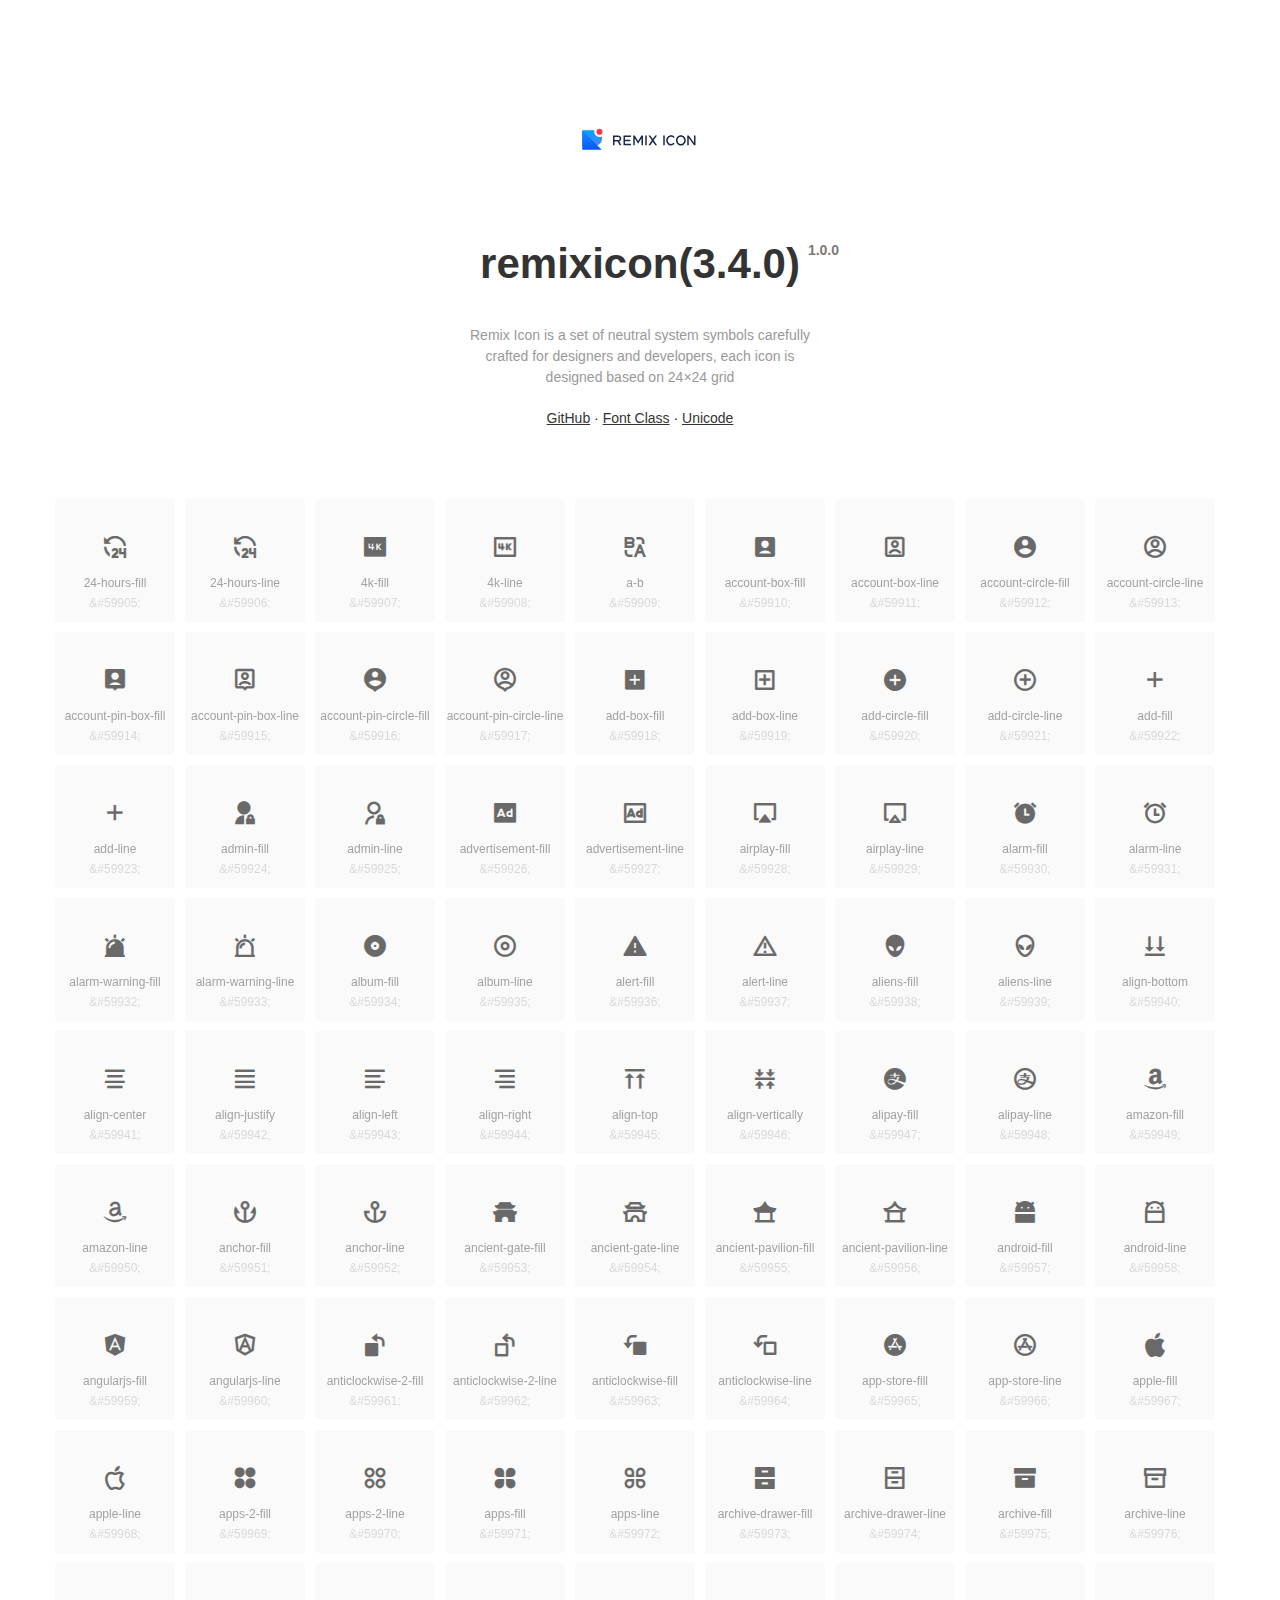
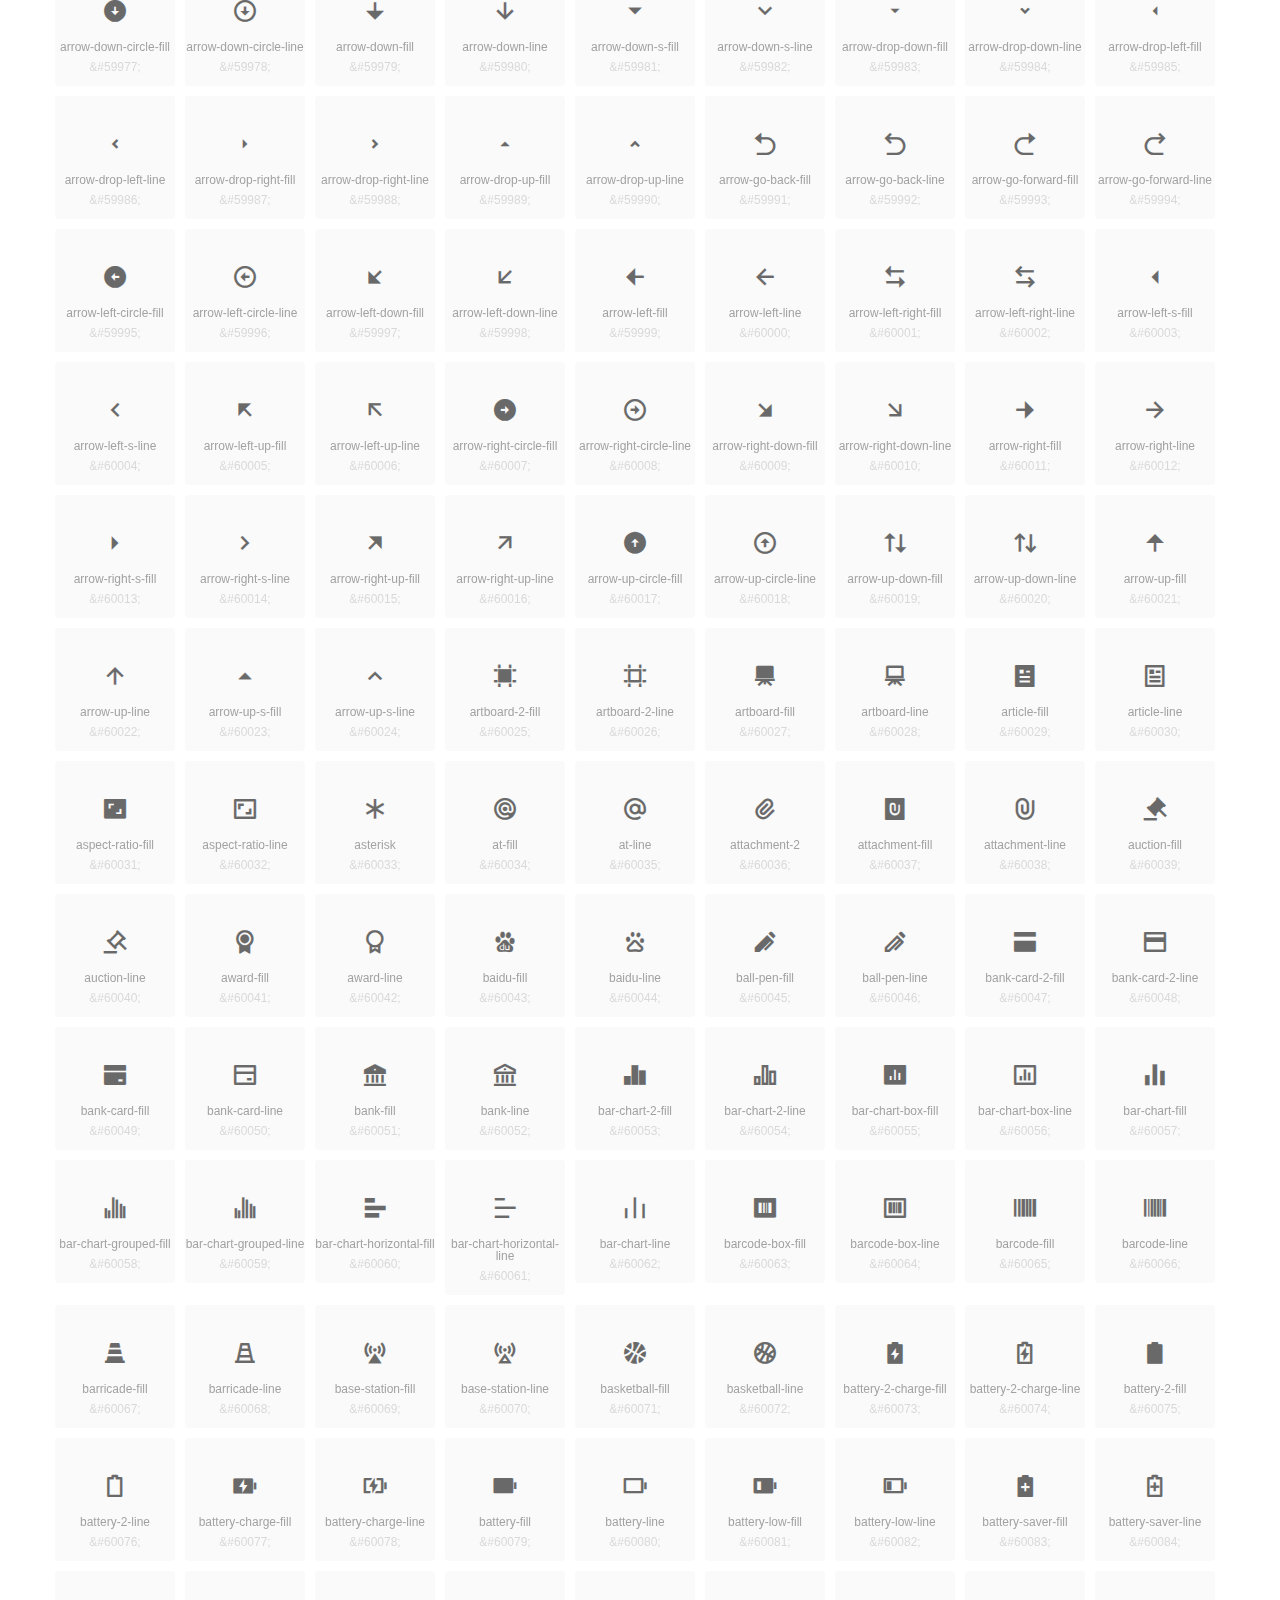
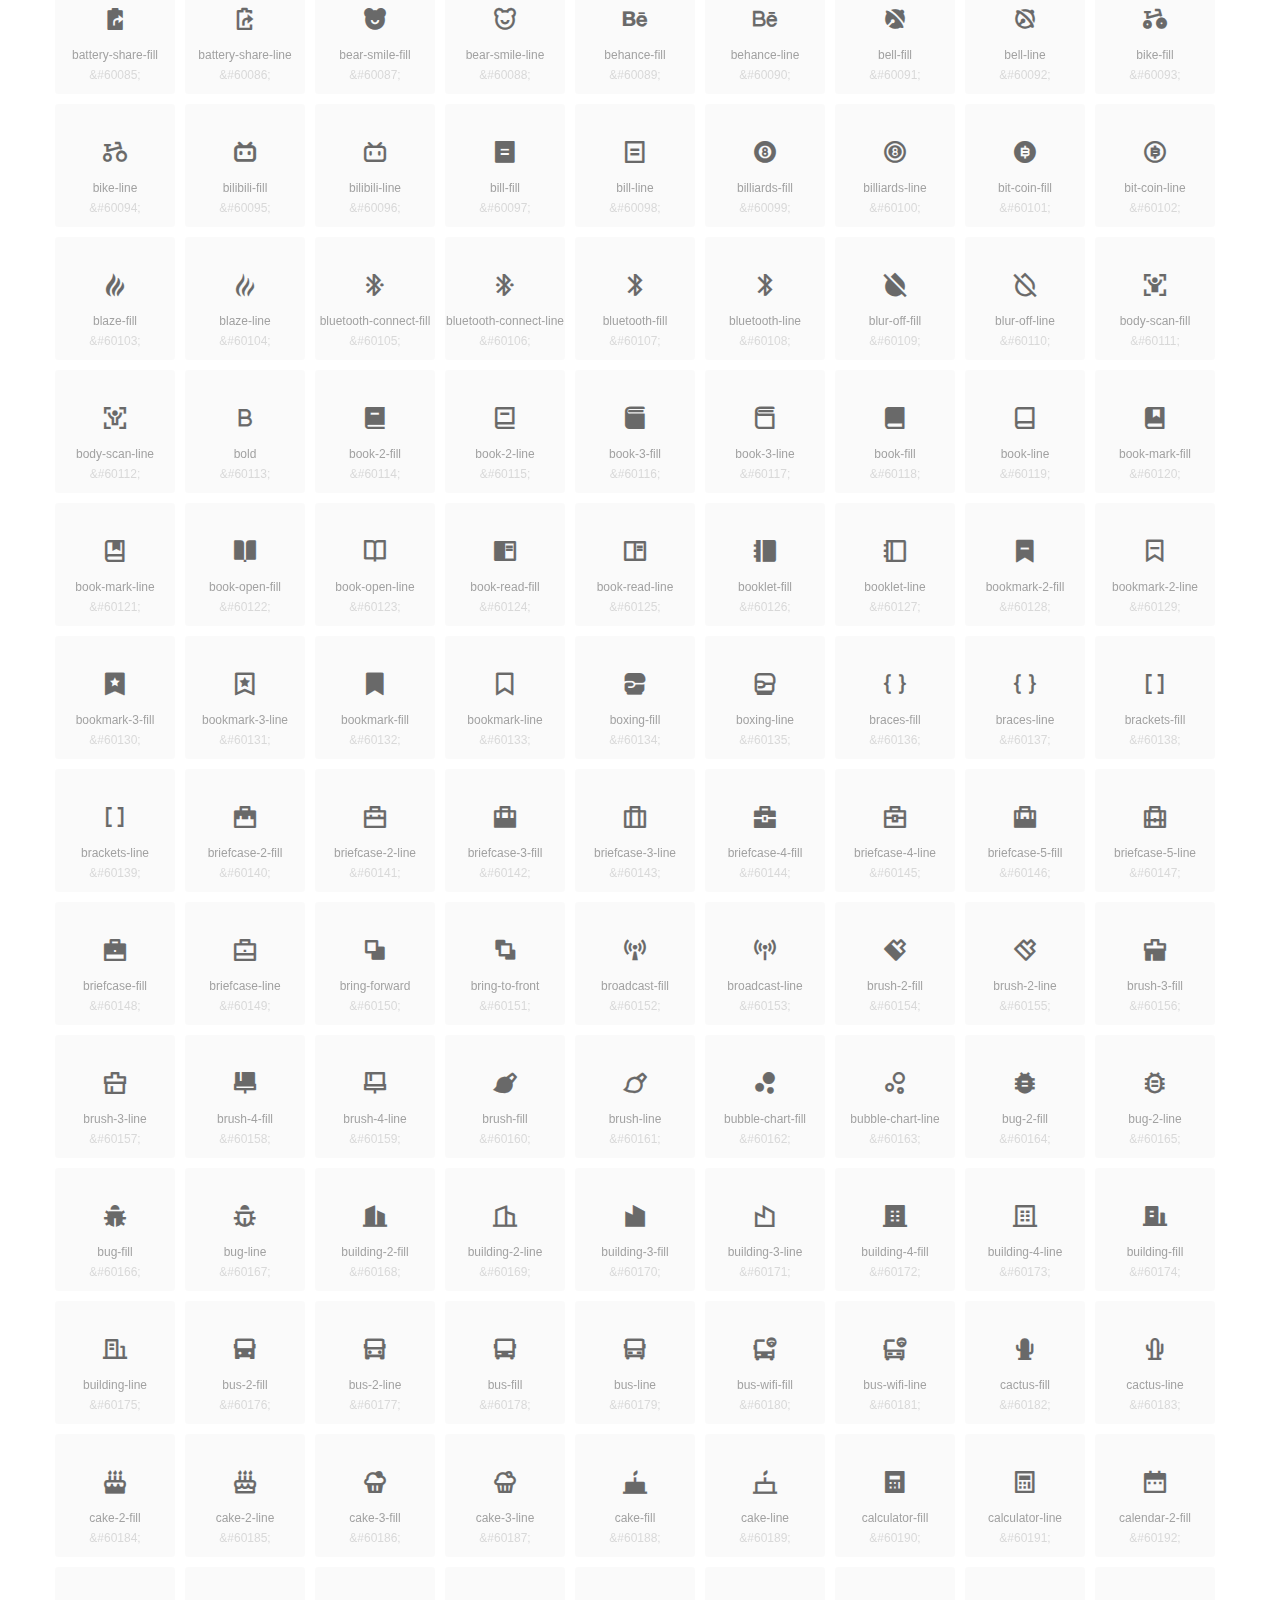
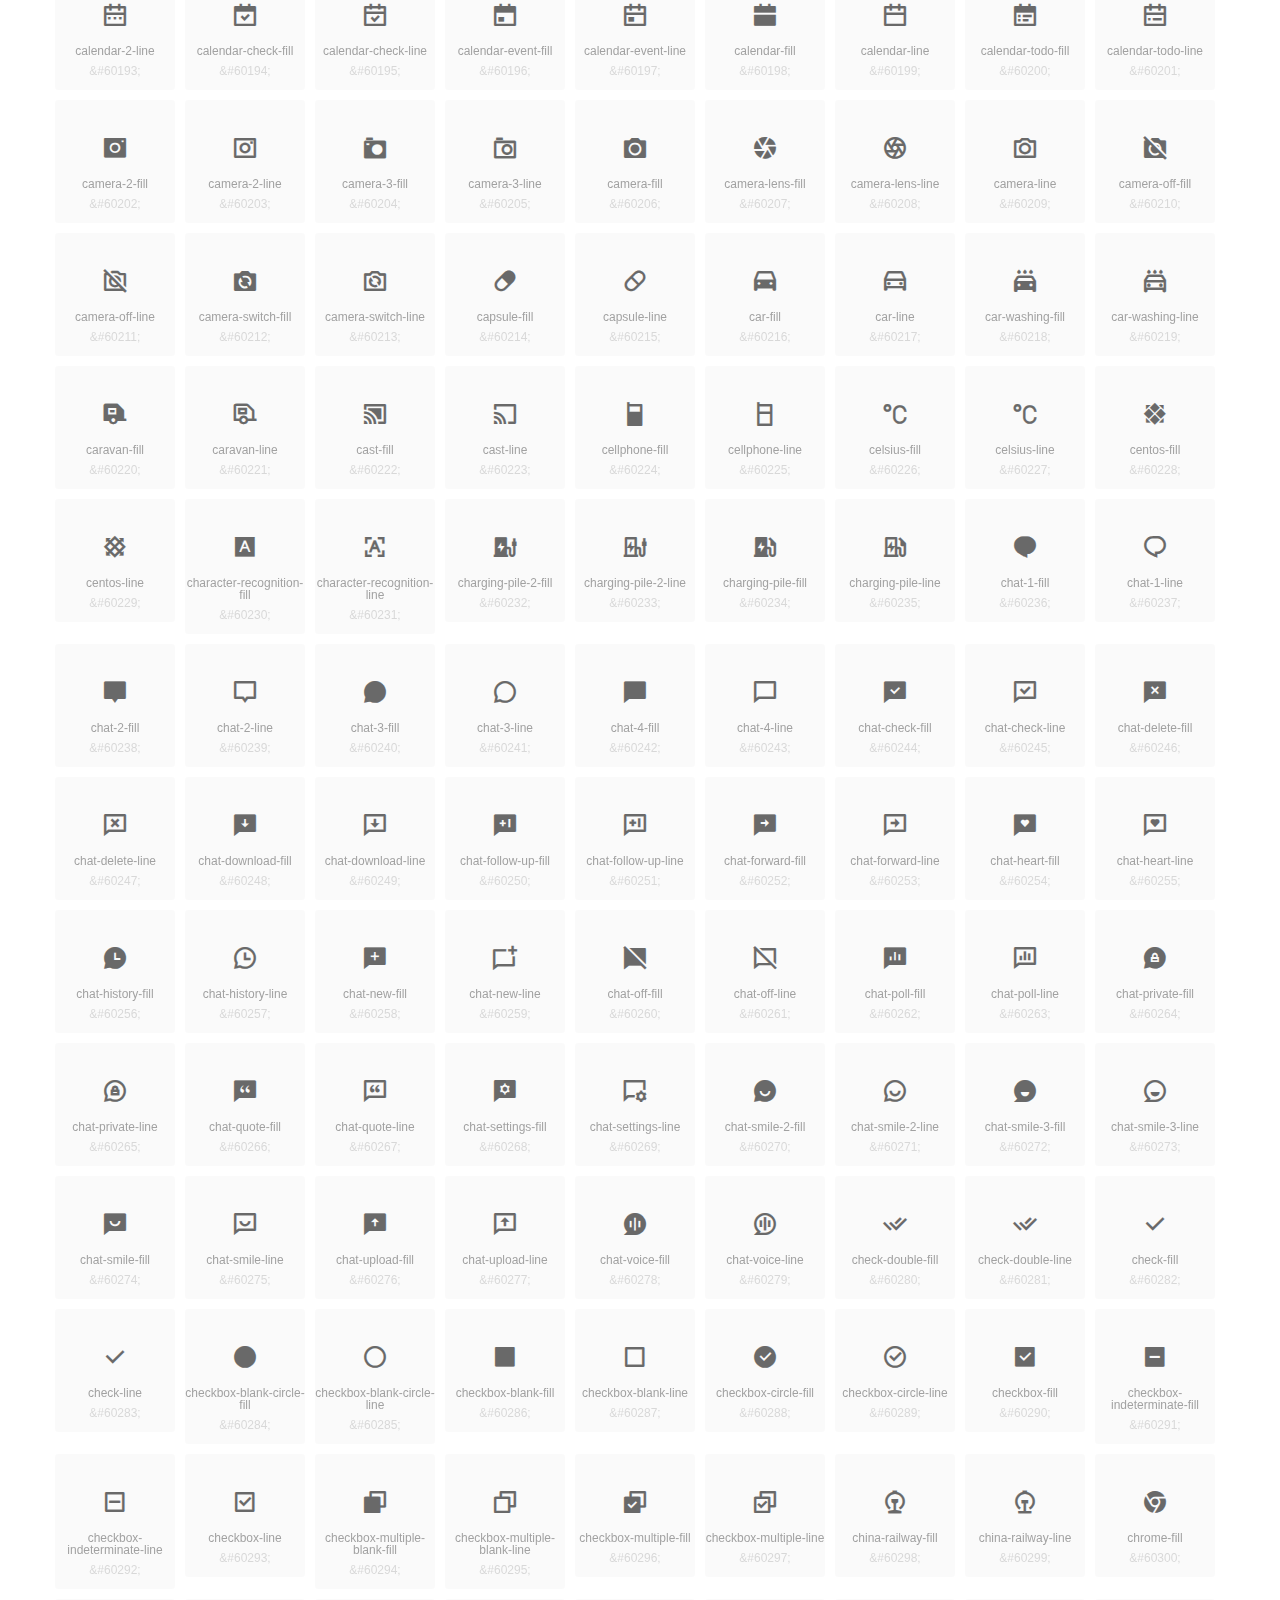
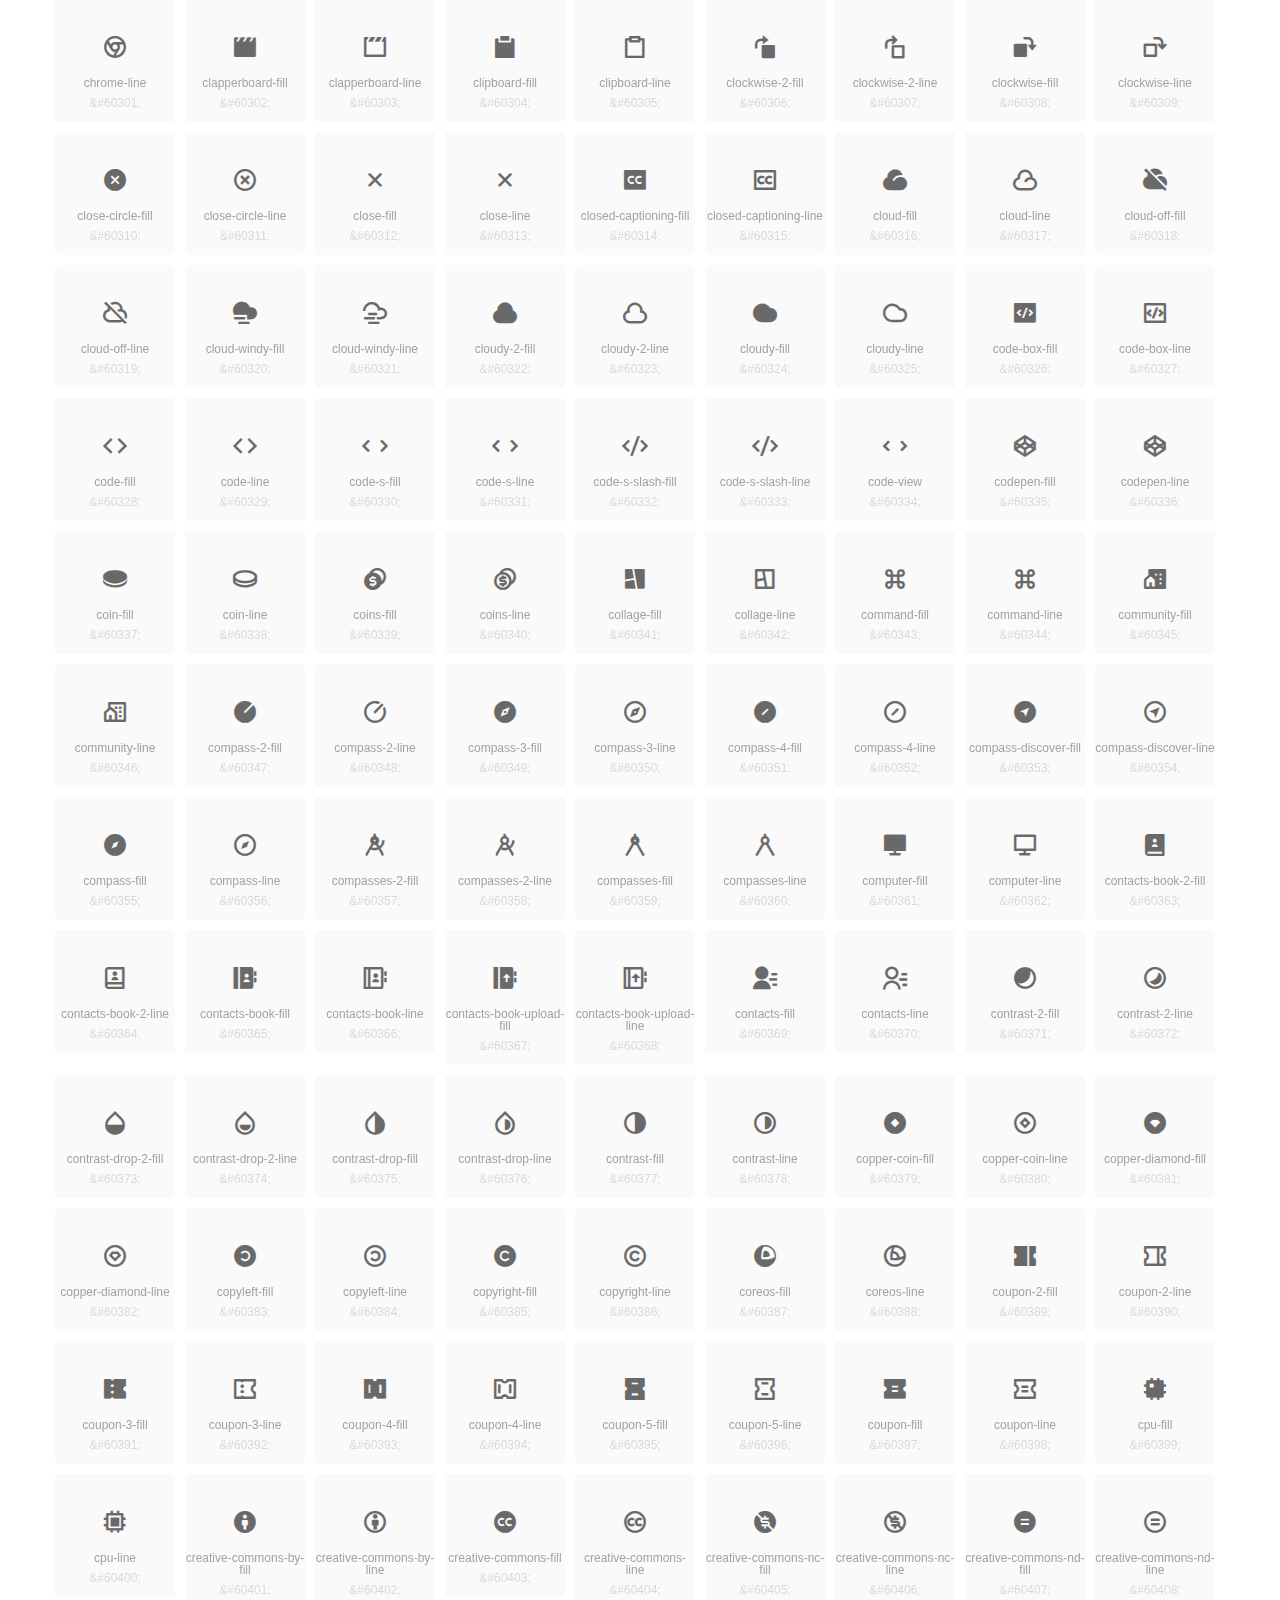
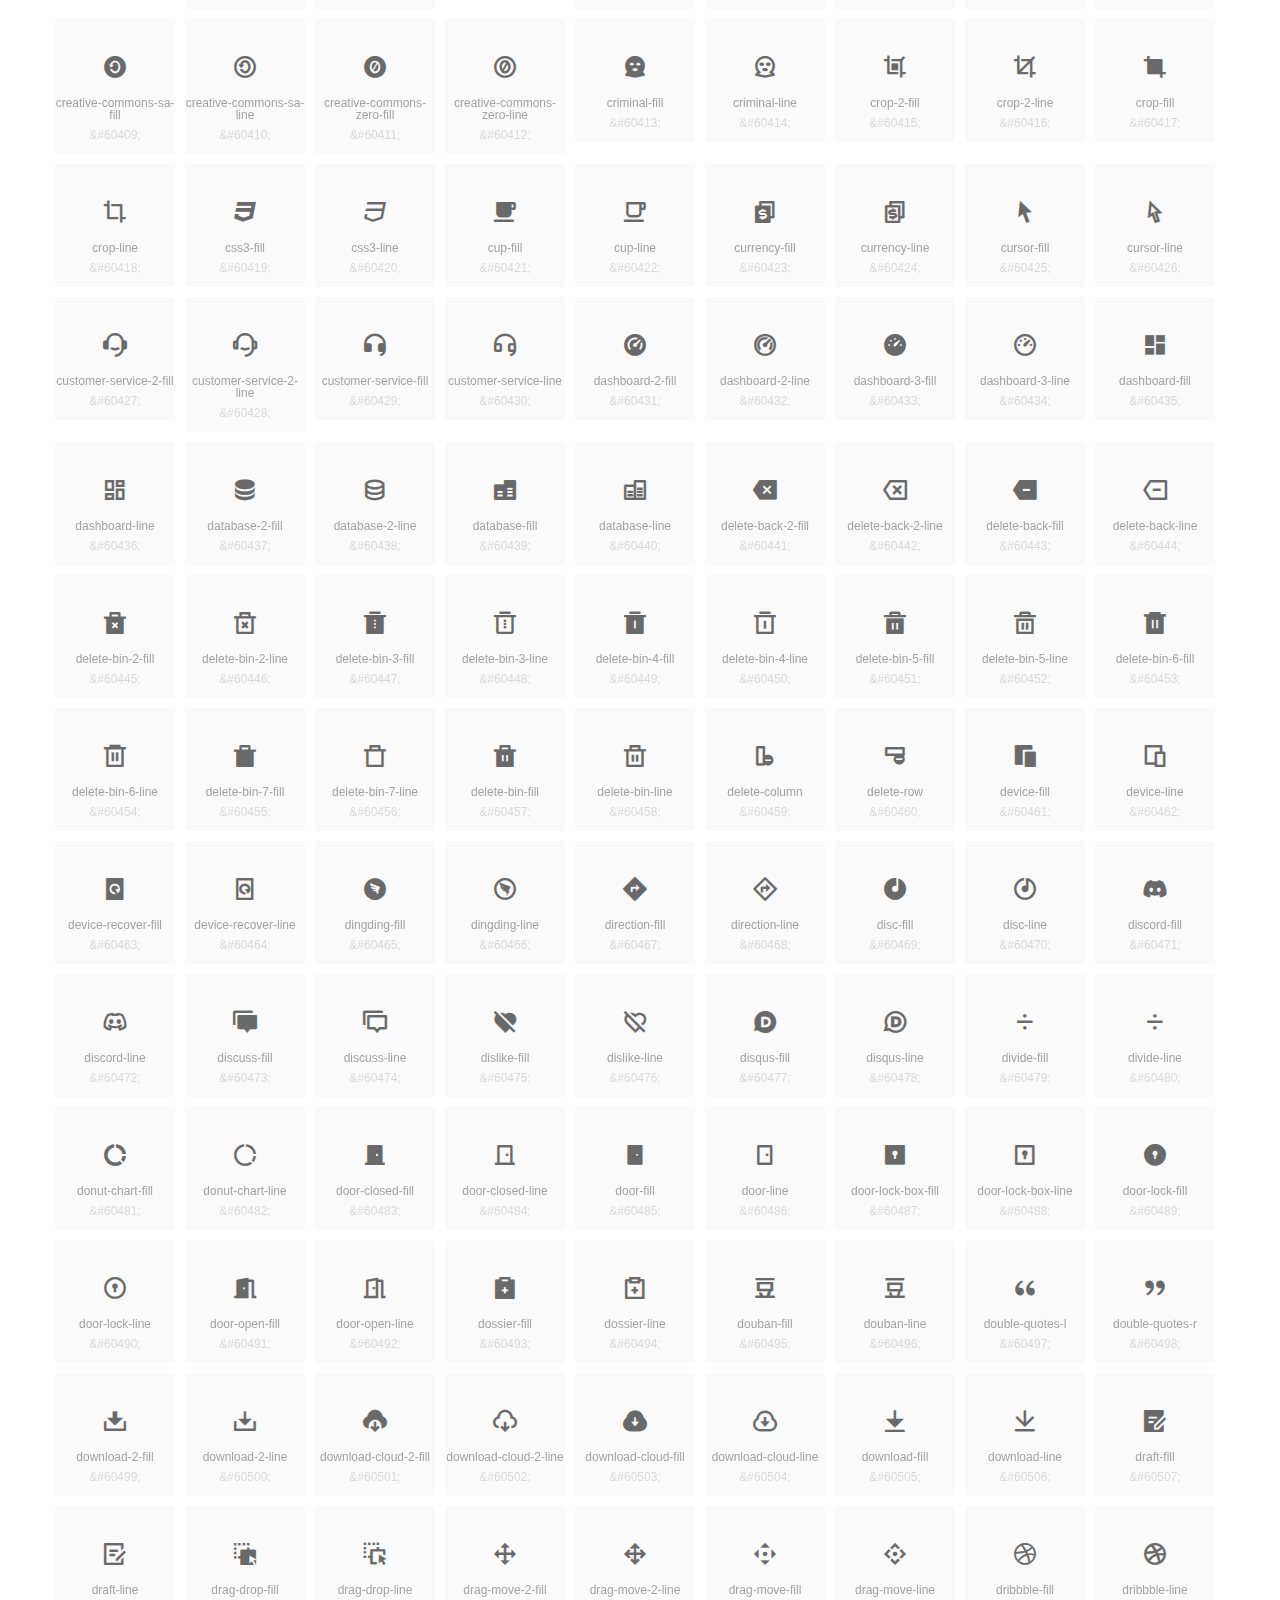
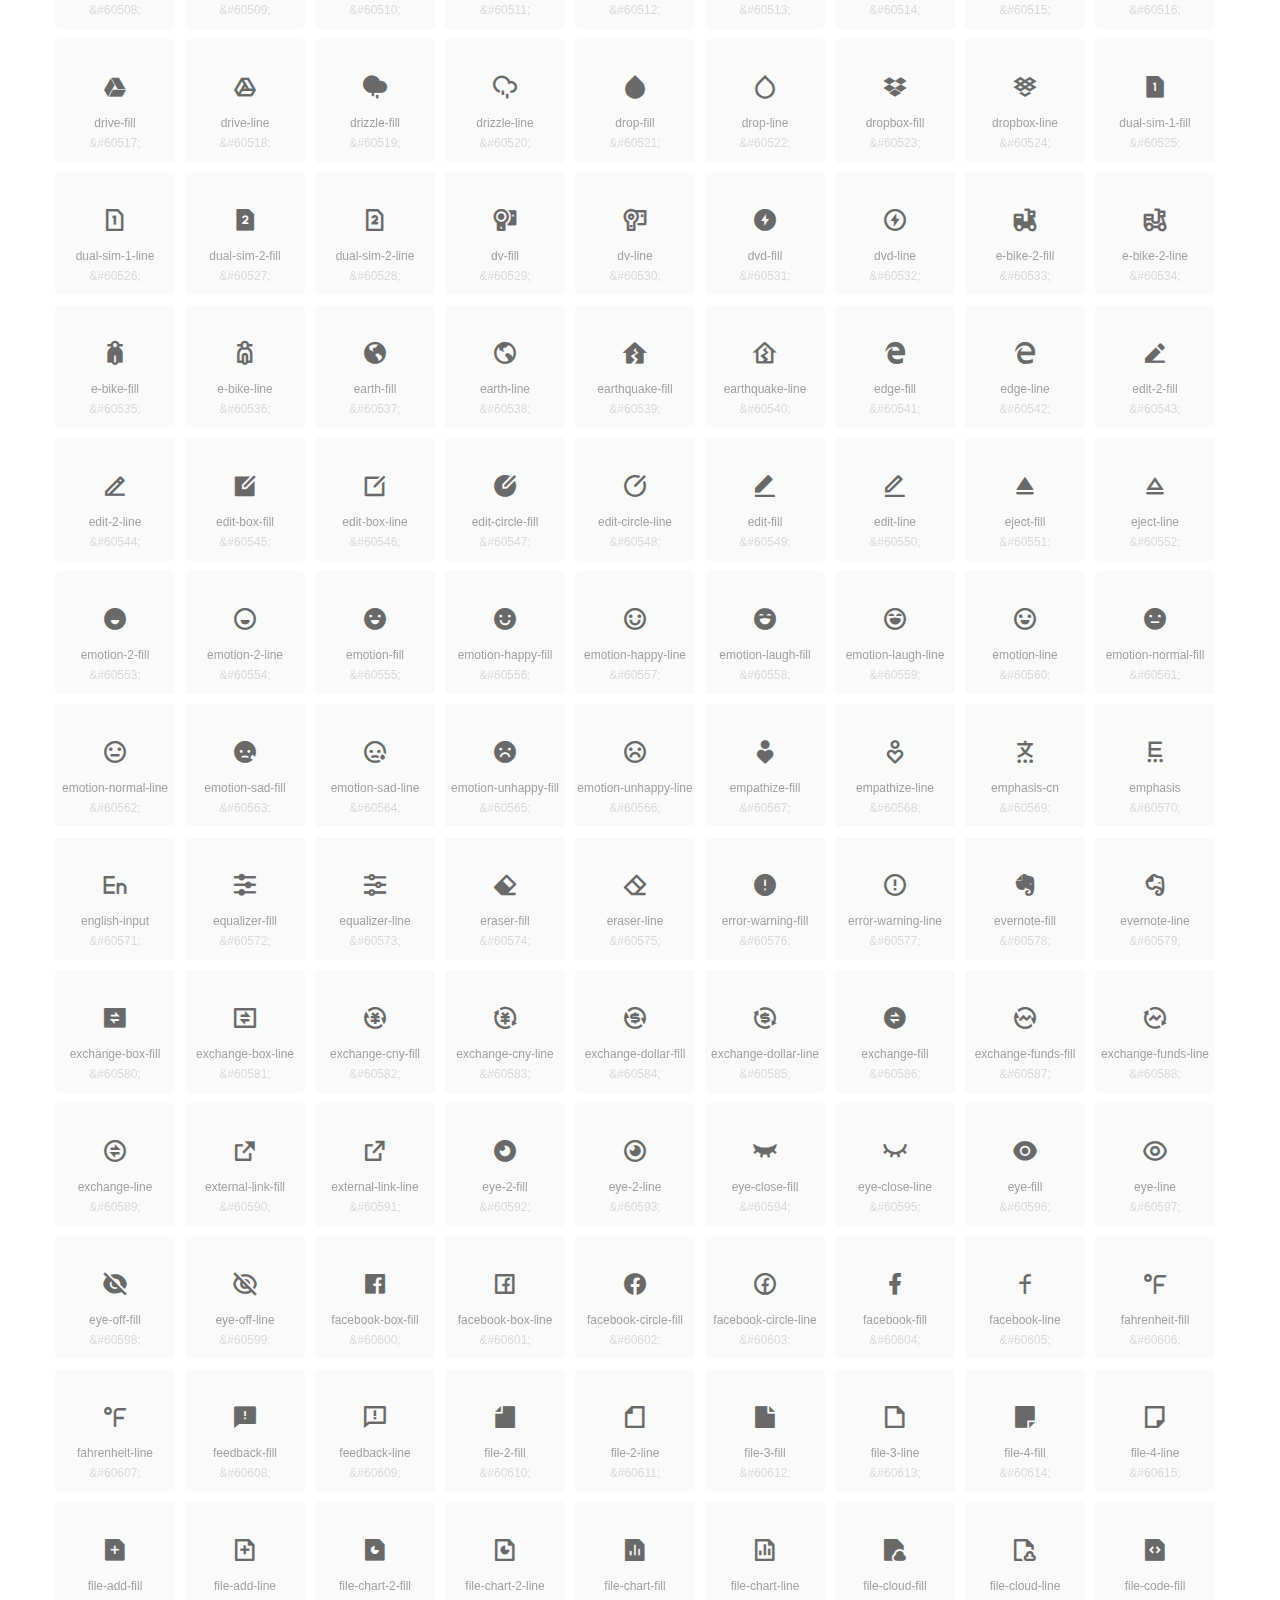
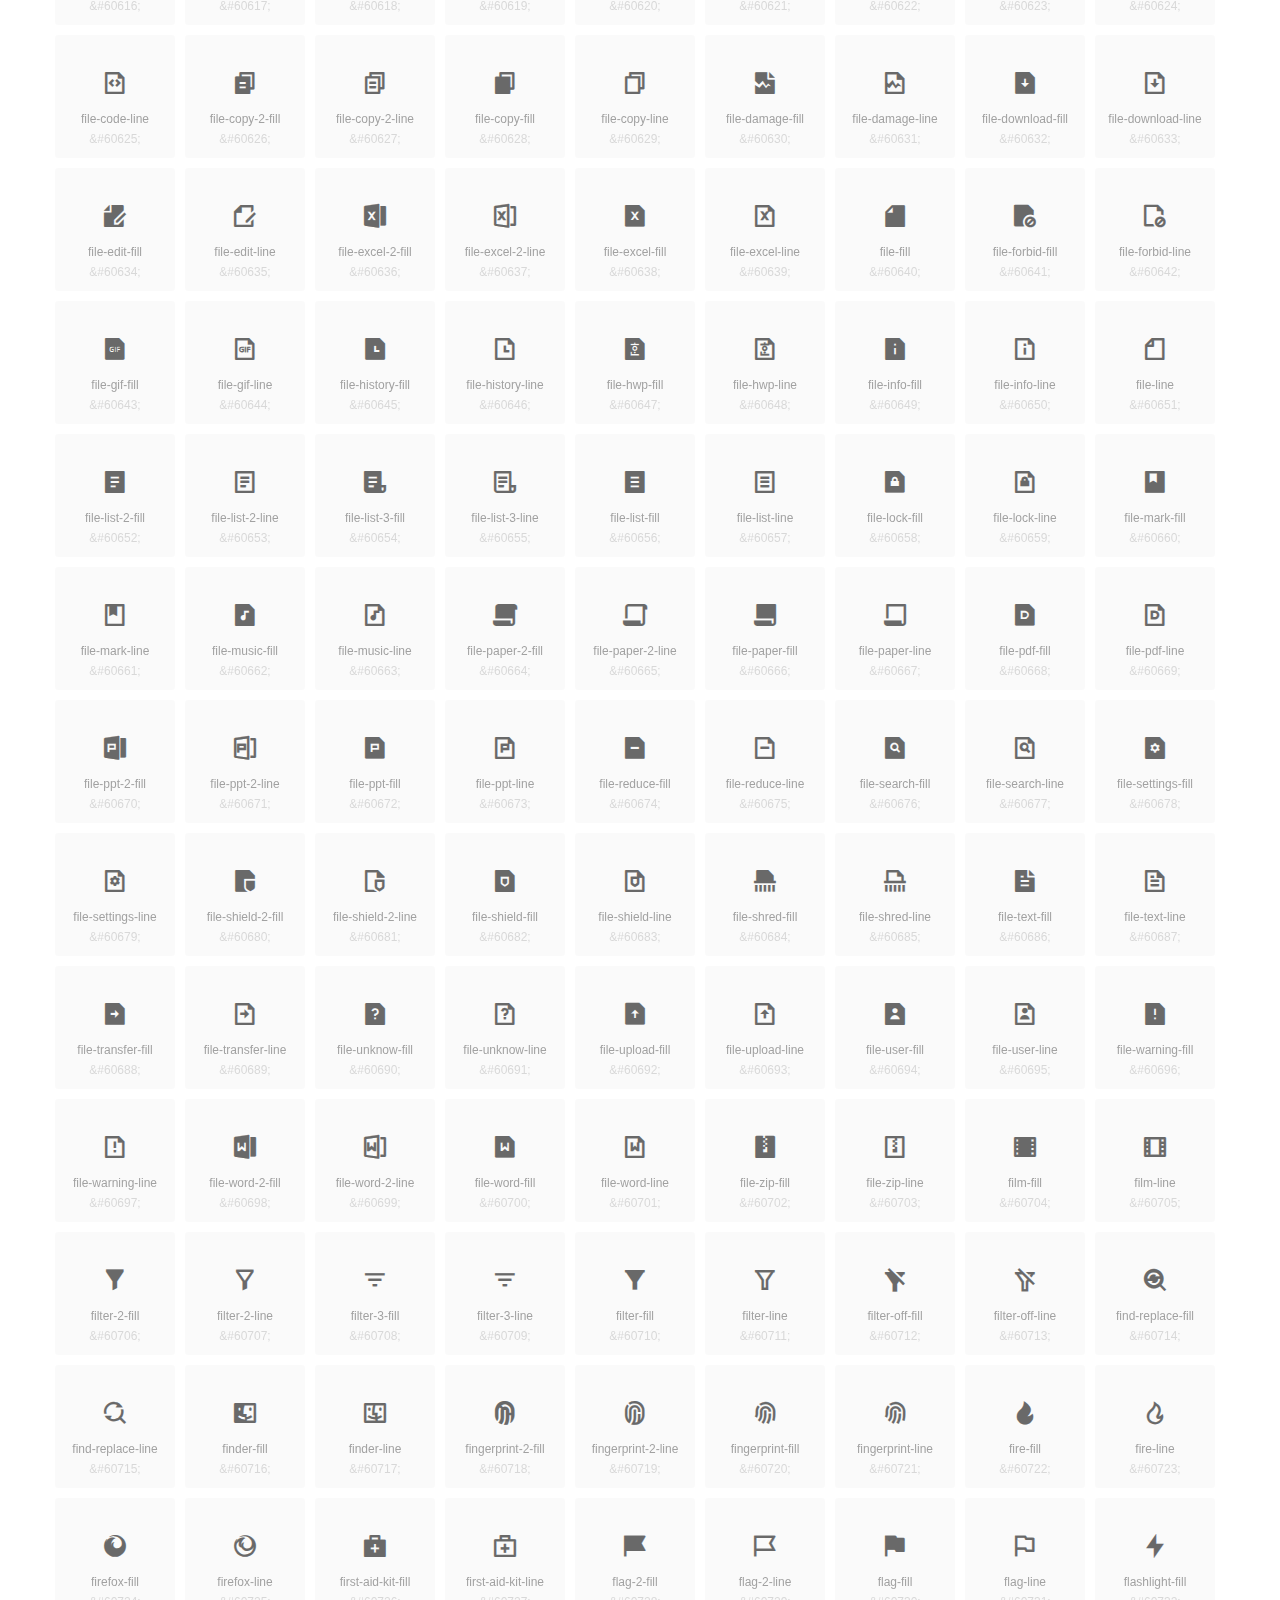
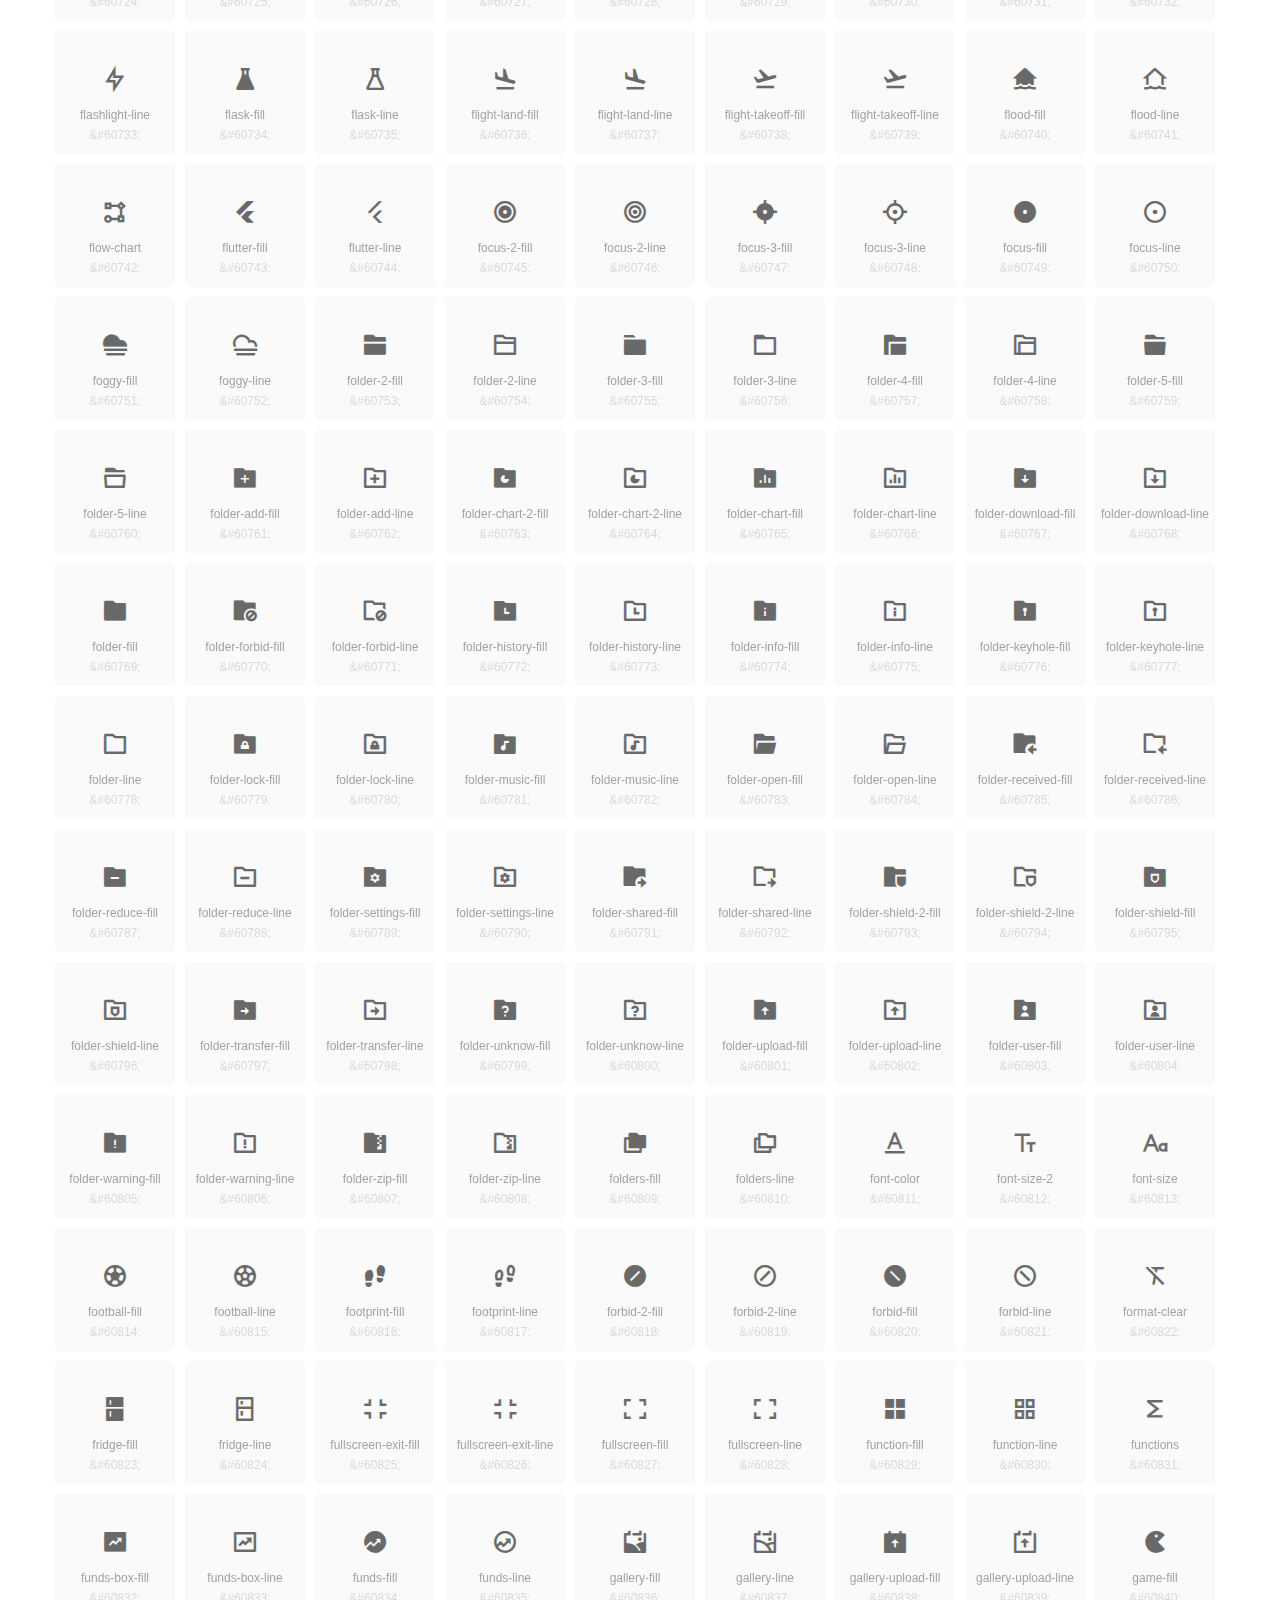
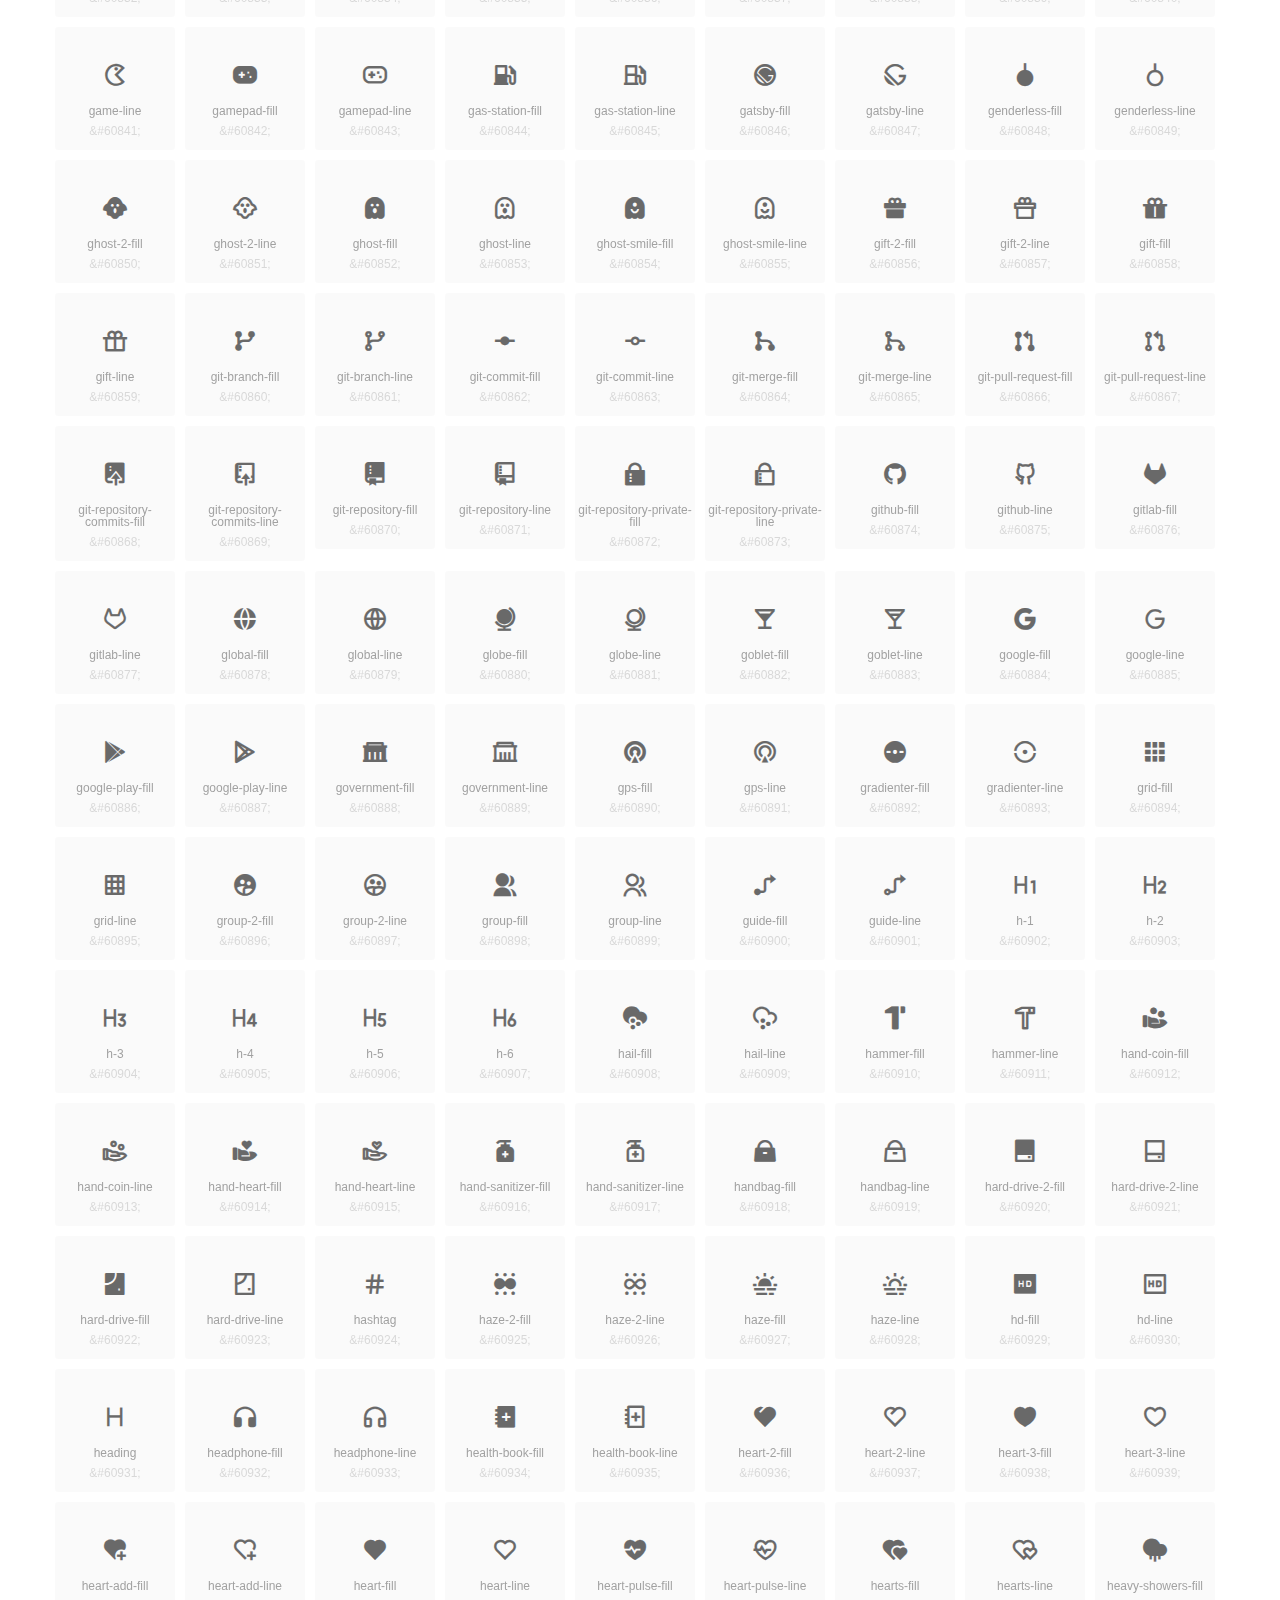
<file: icons/fonts/unicode.html>
<!DOCTYPE html>
<html lang="en">
<head>
  <meta charset="UTF-8">
  <title>remixicon(3.4.0)</title>
  <meta name="viewport" content="width=device-width,minimum-scale=1.0,maximum-scale=1.0,user-scalable=no">
   
  <meta name="description" content="Remix Icon is a set of neutral system symbols carefully crafted for designers and developers, each icon is designed based on 24×24 grid">
   
  <meta name="keywords" content="remixicon,TTF,EOT,WOFF,WOFF2,SVG">
  
  
  
  <style>
    *{margin: 0;padding: 0;list-style: none;}
    body { color: #696969; font: 12px/1.5 tahoma, arial, \5b8b\4f53, sans-serif; }
    a { color: #333; text-decoration: underline; }
    a:hover { color: rgb(9, 73, 209); }
    .header { color: #333; text-align: center; padding: 80px 0 60px 0; min-height: 153px; font-size: 14px; }
    .header .logo svg { height: 120px; width: 120px; }
    .header h1 { font-size: 42px; padding: 26px 0 10px 0; }
    .header sup {font-size: 14px; margin: 8px 0 0 8px; position: absolute; color: #7b7b7b; }
    .info {
      color: #999;
      font-weight: normal;
      max-width: 346px;
      margin: 0 auto;
      padding: 20px 0;
      font-size: 14px;
    }

    .icons { max-width: 1190px; margin: 0 auto; }
    .icons ul { text-align: center; }
    .icons ul li {
      vertical-align: top;
      width: 120px;
      display: inline-block;
      text-align: center;
      background-color: rgba(0,0,0,.02);
      border-radius: 3px;
      padding: 29px 0 10px 0;
      margin-right: 10px;
      margin-top: 10px;
      transition: all 0.6s ease;
    }
    .icons ul li:hover { background-color: rgba(0,0,0,.06); }
    .icons ul li:hover span { color: #3c75e4; opacity: 1; }
    .icons ul li .unicode { color: #8c8c8c; opacity: 0.3; }
    .icons ul li h4 {
      font-weight: normal;
      padding: 10px 0 5px 0;
      display: block;
      color: #8c8c8c;
      font-size: 14px;
      line-height: 12px;
      opacity: 0.8;
    }
    .icons ul li:hover h4 { opacity: 1; }
    .icons ul li svg { width: 24px; height: 24px; }
    .icons ul li:hover { color: #3c75e4; }
    .footer { text-align: center; padding: 10px 0 90px 0; }
    .footer a { text-align: center; padding: 10px 0 90px 0; color: #696969;}
    .footer a:hover { color: #0949d1; }
    .links { text-align: center; padding: 50px 0 0 0; font-size: 14px; }
    
    
    .icons ul .unicode-icon span { display: block; }
    .icons ul .unicode-icon h4 { font-size: 12px; }
    @font-face {
      font-family: "remixicon";
      src: url("remixicon.eot");
      /* IE9*/
      src: url("remixicon.eot#iefix") format("embedded-opentype"),
      /* IE6-IE8 */
      url("remixicon.woff2?1687271883646") format("woff2"),
      url("remixicon.woff?1687271883646") format("woff"),
      /* chrome, firefox */
      url("remixicon.ttf?1687271883646") format("truetype"),
      /* chrome, firefox, opera, Safari, Android, iOS 4.2+*/
      url("remixicon.svg#remixicon?1687271883646") format("svg");
      /* iOS 4.1- */
    }
    .iconfont {
      font-family: "remixicon" !important;
      font-size: 26px;
      font-style: normal;
      -webkit-font-smoothing: antialiased;
      -webkit-text-stroke-width: 0.2px;
      -moz-osx-font-smoothing: grayscale;
    }
    
    
  </style>
  
</head>

<body>
  
  <div class="header">
    
    <div class="logo">
      <a href="./"><svg width="160" height="32" viewBox="0 0 160 32" fill="none" xmlns="http://www.w3.org/2000/svg">
<path d="M121.5 9.80005C123.33 9.80005 124.984 10.5797 126.165 11.8344L124.75 13.2496C123.929 12.3549 122.773 11.8 121.5 11.8C119.029 11.8 117 13.891 117 16.5C117 19.1091 119.029 21.2 121.5 21.2C122.773 21.2 123.929 20.6452 124.75 19.7505L126.165 21.1657C124.984 22.4204 123.33 23.2 121.5 23.2C117.91 23.2 115 20.2004 115 16.5C115 12.7997 117.91 9.80005 121.5 9.80005Z" fill="#1A2947"/>
<path d="M113 10V23H111V10H113Z" fill="#1A2947"/>
<path d="M154 23V9.99988H152L152 19.6019L144.997 9.99988L143 10.0039V23H145L145 13.3969L152 23H154Z" fill="#1A2947"/>
<path d="M68 10V12H60V15.5H67V17.5H60V21H68V23H58V10H68Z" fill="#1A2947"/>
<path d="M82 10L77.4999 17.201L73 10H71V23H73V13.775L77.4999 20.975L82 13.773V23H84V10H82Z" fill="#1A2947"/>
<path d="M89 10V23H87V10H89Z" fill="#1A2947"/>
<path d="M96.9999 14.7565L93.6689 9.99951H91.2279L95.7789 16.4995L91.2289 22.9995H93.6689L96.9999 18.2435L100.33 22.9995H102.772L98.2209 16.4995L102.773 9.99951H100.33L96.9999 14.7565Z" fill="#1A2947"/>
<path fill-rule="evenodd" clip-rule="evenodd" d="M141 16.5C141 12.7997 138.09 9.80005 134.5 9.80005C130.91 9.80005 128 12.7997 128 16.5C128 20.2004 130.91 23.2 134.5 23.2C138.09 23.2 141 20.2004 141 16.5ZM130 16.5C130 13.891 132.029 11.8 134.5 11.8C136.971 11.8 139 13.891 139 16.5C139 19.1091 136.971 21.2 134.5 21.2C132.029 21.2 130 19.1091 130 16.5Z" fill="#1A2947"/>
<path fill-rule="evenodd" clip-rule="evenodd" d="M51 10C53.2091 10 55 11.7909 55 14C55 15.7175 53.9176 17.1821 52.3977 17.749L55.1901 22.999H52.9251L50.267 18H46V23H44V10H51ZM46 11.999V15.999L51 16C52.1046 16 53 15.1046 53 14C53 12.8955 52.1 12 51 12L46 11.999Z" fill="#1A2947"/>
<path fill-rule="evenodd" clip-rule="evenodd" d="M19.2887 3.00389C19.1928 3.0013 19.0965 3 19 3H3V24H19C24.799 24 29.5 19.299 29.5 13.5C29.5 12.7108 29.4129 11.942 29.2479 11.2025C28.2772 11.7119 27.1722 12 26 12C22.134 12 19 8.86599 19 5C19 4.30645 19.1009 3.63646 19.2887 3.00389Z" fill="url(#paint0_linear_960_1054)"/>
<g filter="url(#filter0_b_960_1054)">
<path fill-rule="evenodd" clip-rule="evenodd" d="M3 3L29 29H3V3Z" fill="url(#paint1_linear_960_1054)"/>
</g>
<circle cx="26" cy="5" r="4" fill="url(#paint2_linear_960_1054)"/>
<defs>
<filter id="filter0_b_960_1054" x="-2.43656" y="-2.43656" width="36.8731" height="36.8731" filterUnits="userSpaceOnUse" color-interpolation-filters="sRGB">
<feFlood flood-opacity="0" result="BackgroundImageFix"/>
<feGaussianBlur in="BackgroundImage" stdDeviation="2.71828"/>
<feComposite in2="SourceAlpha" operator="in" result="effect1_backgroundBlur_960_1054"/>
<feBlend mode="normal" in="SourceGraphic" in2="effect1_backgroundBlur_960_1054" result="shape"/>
</filter>
<linearGradient id="paint0_linear_960_1054" x1="3" y1="3" x2="3" y2="24" gradientUnits="userSpaceOnUse">
<stop stop-color="#05A0FA"/>
<stop offset="1" stop-color="#4785FF"/>
</linearGradient>
<linearGradient id="paint1_linear_960_1054" x1="3" y1="3" x2="3" y2="29" gradientUnits="userSpaceOnUse">
<stop stop-color="#1A8CFF"/>
<stop offset="1" stop-color="#0557FA"/>
</linearGradient>
<linearGradient id="paint2_linear_960_1054" x1="22" y1="1" x2="22" y2="9" gradientUnits="userSpaceOnUse">
<stop stop-color="#FF463A"/>
<stop offset="1" stop-color="#FF1F5A"/>
</linearGradient>
</defs>
</svg>
</a>
    </div>
    
    <h1>remixicon(3.4.0)<sup>1.0.0</sup></h1>
    <div class="info">
      Remix Icon is a set of neutral system symbols carefully crafted for designers and developers, each icon is designed based on 24×24 grid
    </div>
    <p>
      
      <a href="https://github.com/Remix-Design/remixicon.git">GitHub</a> · 
      
      <a href="index.html">Font Class</a> · 
      
      <a href="unicode.html">Unicode</a>
      
    </p>
  </div>
  <div class="icons">
    <ul>
      <li class="unicode-icon"><span class="iconfont"></span><h4>24-hours-fill</h4><span class="unicode">&amp;#59905;</span></li><li class="unicode-icon"><span class="iconfont"></span><h4>24-hours-line</h4><span class="unicode">&amp;#59906;</span></li><li class="unicode-icon"><span class="iconfont"></span><h4>4k-fill</h4><span class="unicode">&amp;#59907;</span></li><li class="unicode-icon"><span class="iconfont"></span><h4>4k-line</h4><span class="unicode">&amp;#59908;</span></li><li class="unicode-icon"><span class="iconfont"></span><h4>a-b</h4><span class="unicode">&amp;#59909;</span></li><li class="unicode-icon"><span class="iconfont"></span><h4>account-box-fill</h4><span class="unicode">&amp;#59910;</span></li><li class="unicode-icon"><span class="iconfont"></span><h4>account-box-line</h4><span class="unicode">&amp;#59911;</span></li><li class="unicode-icon"><span class="iconfont"></span><h4>account-circle-fill</h4><span class="unicode">&amp;#59912;</span></li><li class="unicode-icon"><span class="iconfont"></span><h4>account-circle-line</h4><span class="unicode">&amp;#59913;</span></li><li class="unicode-icon"><span class="iconfont"></span><h4>account-pin-box-fill</h4><span class="unicode">&amp;#59914;</span></li><li class="unicode-icon"><span class="iconfont"></span><h4>account-pin-box-line</h4><span class="unicode">&amp;#59915;</span></li><li class="unicode-icon"><span class="iconfont"></span><h4>account-pin-circle-fill</h4><span class="unicode">&amp;#59916;</span></li><li class="unicode-icon"><span class="iconfont"></span><h4>account-pin-circle-line</h4><span class="unicode">&amp;#59917;</span></li><li class="unicode-icon"><span class="iconfont"></span><h4>add-box-fill</h4><span class="unicode">&amp;#59918;</span></li><li class="unicode-icon"><span class="iconfont"></span><h4>add-box-line</h4><span class="unicode">&amp;#59919;</span></li><li class="unicode-icon"><span class="iconfont"></span><h4>add-circle-fill</h4><span class="unicode">&amp;#59920;</span></li><li class="unicode-icon"><span class="iconfont"></span><h4>add-circle-line</h4><span class="unicode">&amp;#59921;</span></li><li class="unicode-icon"><span class="iconfont"></span><h4>add-fill</h4><span class="unicode">&amp;#59922;</span></li><li class="unicode-icon"><span class="iconfont"></span><h4>add-line</h4><span class="unicode">&amp;#59923;</span></li><li class="unicode-icon"><span class="iconfont"></span><h4>admin-fill</h4><span class="unicode">&amp;#59924;</span></li><li class="unicode-icon"><span class="iconfont"></span><h4>admin-line</h4><span class="unicode">&amp;#59925;</span></li><li class="unicode-icon"><span class="iconfont"></span><h4>advertisement-fill</h4><span class="unicode">&amp;#59926;</span></li><li class="unicode-icon"><span class="iconfont"></span><h4>advertisement-line</h4><span class="unicode">&amp;#59927;</span></li><li class="unicode-icon"><span class="iconfont"></span><h4>airplay-fill</h4><span class="unicode">&amp;#59928;</span></li><li class="unicode-icon"><span class="iconfont"></span><h4>airplay-line</h4><span class="unicode">&amp;#59929;</span></li><li class="unicode-icon"><span class="iconfont"></span><h4>alarm-fill</h4><span class="unicode">&amp;#59930;</span></li><li class="unicode-icon"><span class="iconfont"></span><h4>alarm-line</h4><span class="unicode">&amp;#59931;</span></li><li class="unicode-icon"><span class="iconfont"></span><h4>alarm-warning-fill</h4><span class="unicode">&amp;#59932;</span></li><li class="unicode-icon"><span class="iconfont"></span><h4>alarm-warning-line</h4><span class="unicode">&amp;#59933;</span></li><li class="unicode-icon"><span class="iconfont"></span><h4>album-fill</h4><span class="unicode">&amp;#59934;</span></li><li class="unicode-icon"><span class="iconfont"></span><h4>album-line</h4><span class="unicode">&amp;#59935;</span></li><li class="unicode-icon"><span class="iconfont"></span><h4>alert-fill</h4><span class="unicode">&amp;#59936;</span></li><li class="unicode-icon"><span class="iconfont"></span><h4>alert-line</h4><span class="unicode">&amp;#59937;</span></li><li class="unicode-icon"><span class="iconfont"></span><h4>aliens-fill</h4><span class="unicode">&amp;#59938;</span></li><li class="unicode-icon"><span class="iconfont"></span><h4>aliens-line</h4><span class="unicode">&amp;#59939;</span></li><li class="unicode-icon"><span class="iconfont"></span><h4>align-bottom</h4><span class="unicode">&amp;#59940;</span></li><li class="unicode-icon"><span class="iconfont"></span><h4>align-center</h4><span class="unicode">&amp;#59941;</span></li><li class="unicode-icon"><span class="iconfont"></span><h4>align-justify</h4><span class="unicode">&amp;#59942;</span></li><li class="unicode-icon"><span class="iconfont"></span><h4>align-left</h4><span class="unicode">&amp;#59943;</span></li><li class="unicode-icon"><span class="iconfont"></span><h4>align-right</h4><span class="unicode">&amp;#59944;</span></li><li class="unicode-icon"><span class="iconfont"></span><h4>align-top</h4><span class="unicode">&amp;#59945;</span></li><li class="unicode-icon"><span class="iconfont"></span><h4>align-vertically</h4><span class="unicode">&amp;#59946;</span></li><li class="unicode-icon"><span class="iconfont"></span><h4>alipay-fill</h4><span class="unicode">&amp;#59947;</span></li><li class="unicode-icon"><span class="iconfont"></span><h4>alipay-line</h4><span class="unicode">&amp;#59948;</span></li><li class="unicode-icon"><span class="iconfont"></span><h4>amazon-fill</h4><span class="unicode">&amp;#59949;</span></li><li class="unicode-icon"><span class="iconfont"></span><h4>amazon-line</h4><span class="unicode">&amp;#59950;</span></li><li class="unicode-icon"><span class="iconfont"></span><h4>anchor-fill</h4><span class="unicode">&amp;#59951;</span></li><li class="unicode-icon"><span class="iconfont"></span><h4>anchor-line</h4><span class="unicode">&amp;#59952;</span></li><li class="unicode-icon"><span class="iconfont"></span><h4>ancient-gate-fill</h4><span class="unicode">&amp;#59953;</span></li><li class="unicode-icon"><span class="iconfont"></span><h4>ancient-gate-line</h4><span class="unicode">&amp;#59954;</span></li><li class="unicode-icon"><span class="iconfont"></span><h4>ancient-pavilion-fill</h4><span class="unicode">&amp;#59955;</span></li><li class="unicode-icon"><span class="iconfont"></span><h4>ancient-pavilion-line</h4><span class="unicode">&amp;#59956;</span></li><li class="unicode-icon"><span class="iconfont"></span><h4>android-fill</h4><span class="unicode">&amp;#59957;</span></li><li class="unicode-icon"><span class="iconfont"></span><h4>android-line</h4><span class="unicode">&amp;#59958;</span></li><li class="unicode-icon"><span class="iconfont"></span><h4>angularjs-fill</h4><span class="unicode">&amp;#59959;</span></li><li class="unicode-icon"><span class="iconfont"></span><h4>angularjs-line</h4><span class="unicode">&amp;#59960;</span></li><li class="unicode-icon"><span class="iconfont"></span><h4>anticlockwise-2-fill</h4><span class="unicode">&amp;#59961;</span></li><li class="unicode-icon"><span class="iconfont"></span><h4>anticlockwise-2-line</h4><span class="unicode">&amp;#59962;</span></li><li class="unicode-icon"><span class="iconfont"></span><h4>anticlockwise-fill</h4><span class="unicode">&amp;#59963;</span></li><li class="unicode-icon"><span class="iconfont"></span><h4>anticlockwise-line</h4><span class="unicode">&amp;#59964;</span></li><li class="unicode-icon"><span class="iconfont"></span><h4>app-store-fill</h4><span class="unicode">&amp;#59965;</span></li><li class="unicode-icon"><span class="iconfont"></span><h4>app-store-line</h4><span class="unicode">&amp;#59966;</span></li><li class="unicode-icon"><span class="iconfont"></span><h4>apple-fill</h4><span class="unicode">&amp;#59967;</span></li><li class="unicode-icon"><span class="iconfont"></span><h4>apple-line</h4><span class="unicode">&amp;#59968;</span></li><li class="unicode-icon"><span class="iconfont"></span><h4>apps-2-fill</h4><span class="unicode">&amp;#59969;</span></li><li class="unicode-icon"><span class="iconfont"></span><h4>apps-2-line</h4><span class="unicode">&amp;#59970;</span></li><li class="unicode-icon"><span class="iconfont"></span><h4>apps-fill</h4><span class="unicode">&amp;#59971;</span></li><li class="unicode-icon"><span class="iconfont"></span><h4>apps-line</h4><span class="unicode">&amp;#59972;</span></li><li class="unicode-icon"><span class="iconfont"></span><h4>archive-drawer-fill</h4><span class="unicode">&amp;#59973;</span></li><li class="unicode-icon"><span class="iconfont"></span><h4>archive-drawer-line</h4><span class="unicode">&amp;#59974;</span></li><li class="unicode-icon"><span class="iconfont"></span><h4>archive-fill</h4><span class="unicode">&amp;#59975;</span></li><li class="unicode-icon"><span class="iconfont"></span><h4>archive-line</h4><span class="unicode">&amp;#59976;</span></li><li class="unicode-icon"><span class="iconfont"></span><h4>arrow-down-circle-fill</h4><span class="unicode">&amp;#59977;</span></li><li class="unicode-icon"><span class="iconfont"></span><h4>arrow-down-circle-line</h4><span class="unicode">&amp;#59978;</span></li><li class="unicode-icon"><span class="iconfont"></span><h4>arrow-down-fill</h4><span class="unicode">&amp;#59979;</span></li><li class="unicode-icon"><span class="iconfont"></span><h4>arrow-down-line</h4><span class="unicode">&amp;#59980;</span></li><li class="unicode-icon"><span class="iconfont"></span><h4>arrow-down-s-fill</h4><span class="unicode">&amp;#59981;</span></li><li class="unicode-icon"><span class="iconfont"></span><h4>arrow-down-s-line</h4><span class="unicode">&amp;#59982;</span></li><li class="unicode-icon"><span class="iconfont"></span><h4>arrow-drop-down-fill</h4><span class="unicode">&amp;#59983;</span></li><li class="unicode-icon"><span class="iconfont"></span><h4>arrow-drop-down-line</h4><span class="unicode">&amp;#59984;</span></li><li class="unicode-icon"><span class="iconfont"></span><h4>arrow-drop-left-fill</h4><span class="unicode">&amp;#59985;</span></li><li class="unicode-icon"><span class="iconfont"></span><h4>arrow-drop-left-line</h4><span class="unicode">&amp;#59986;</span></li><li class="unicode-icon"><span class="iconfont"></span><h4>arrow-drop-right-fill</h4><span class="unicode">&amp;#59987;</span></li><li class="unicode-icon"><span class="iconfont"></span><h4>arrow-drop-right-line</h4><span class="unicode">&amp;#59988;</span></li><li class="unicode-icon"><span class="iconfont"></span><h4>arrow-drop-up-fill</h4><span class="unicode">&amp;#59989;</span></li><li class="unicode-icon"><span class="iconfont"></span><h4>arrow-drop-up-line</h4><span class="unicode">&amp;#59990;</span></li><li class="unicode-icon"><span class="iconfont"></span><h4>arrow-go-back-fill</h4><span class="unicode">&amp;#59991;</span></li><li class="unicode-icon"><span class="iconfont"></span><h4>arrow-go-back-line</h4><span class="unicode">&amp;#59992;</span></li><li class="unicode-icon"><span class="iconfont"></span><h4>arrow-go-forward-fill</h4><span class="unicode">&amp;#59993;</span></li><li class="unicode-icon"><span class="iconfont"></span><h4>arrow-go-forward-line</h4><span class="unicode">&amp;#59994;</span></li><li class="unicode-icon"><span class="iconfont"></span><h4>arrow-left-circle-fill</h4><span class="unicode">&amp;#59995;</span></li><li class="unicode-icon"><span class="iconfont"></span><h4>arrow-left-circle-line</h4><span class="unicode">&amp;#59996;</span></li><li class="unicode-icon"><span class="iconfont"></span><h4>arrow-left-down-fill</h4><span class="unicode">&amp;#59997;</span></li><li class="unicode-icon"><span class="iconfont"></span><h4>arrow-left-down-line</h4><span class="unicode">&amp;#59998;</span></li><li class="unicode-icon"><span class="iconfont"></span><h4>arrow-left-fill</h4><span class="unicode">&amp;#59999;</span></li><li class="unicode-icon"><span class="iconfont"></span><h4>arrow-left-line</h4><span class="unicode">&amp;#60000;</span></li><li class="unicode-icon"><span class="iconfont"></span><h4>arrow-left-right-fill</h4><span class="unicode">&amp;#60001;</span></li><li class="unicode-icon"><span class="iconfont"></span><h4>arrow-left-right-line</h4><span class="unicode">&amp;#60002;</span></li><li class="unicode-icon"><span class="iconfont"></span><h4>arrow-left-s-fill</h4><span class="unicode">&amp;#60003;</span></li><li class="unicode-icon"><span class="iconfont"></span><h4>arrow-left-s-line</h4><span class="unicode">&amp;#60004;</span></li><li class="unicode-icon"><span class="iconfont"></span><h4>arrow-left-up-fill</h4><span class="unicode">&amp;#60005;</span></li><li class="unicode-icon"><span class="iconfont"></span><h4>arrow-left-up-line</h4><span class="unicode">&amp;#60006;</span></li><li class="unicode-icon"><span class="iconfont"></span><h4>arrow-right-circle-fill</h4><span class="unicode">&amp;#60007;</span></li><li class="unicode-icon"><span class="iconfont"></span><h4>arrow-right-circle-line</h4><span class="unicode">&amp;#60008;</span></li><li class="unicode-icon"><span class="iconfont"></span><h4>arrow-right-down-fill</h4><span class="unicode">&amp;#60009;</span></li><li class="unicode-icon"><span class="iconfont"></span><h4>arrow-right-down-line</h4><span class="unicode">&amp;#60010;</span></li><li class="unicode-icon"><span class="iconfont"></span><h4>arrow-right-fill</h4><span class="unicode">&amp;#60011;</span></li><li class="unicode-icon"><span class="iconfont"></span><h4>arrow-right-line</h4><span class="unicode">&amp;#60012;</span></li><li class="unicode-icon"><span class="iconfont"></span><h4>arrow-right-s-fill</h4><span class="unicode">&amp;#60013;</span></li><li class="unicode-icon"><span class="iconfont"></span><h4>arrow-right-s-line</h4><span class="unicode">&amp;#60014;</span></li><li class="unicode-icon"><span class="iconfont"></span><h4>arrow-right-up-fill</h4><span class="unicode">&amp;#60015;</span></li><li class="unicode-icon"><span class="iconfont"></span><h4>arrow-right-up-line</h4><span class="unicode">&amp;#60016;</span></li><li class="unicode-icon"><span class="iconfont"></span><h4>arrow-up-circle-fill</h4><span class="unicode">&amp;#60017;</span></li><li class="unicode-icon"><span class="iconfont"></span><h4>arrow-up-circle-line</h4><span class="unicode">&amp;#60018;</span></li><li class="unicode-icon"><span class="iconfont"></span><h4>arrow-up-down-fill</h4><span class="unicode">&amp;#60019;</span></li><li class="unicode-icon"><span class="iconfont"></span><h4>arrow-up-down-line</h4><span class="unicode">&amp;#60020;</span></li><li class="unicode-icon"><span class="iconfont"></span><h4>arrow-up-fill</h4><span class="unicode">&amp;#60021;</span></li><li class="unicode-icon"><span class="iconfont"></span><h4>arrow-up-line</h4><span class="unicode">&amp;#60022;</span></li><li class="unicode-icon"><span class="iconfont"></span><h4>arrow-up-s-fill</h4><span class="unicode">&amp;#60023;</span></li><li class="unicode-icon"><span class="iconfont"></span><h4>arrow-up-s-line</h4><span class="unicode">&amp;#60024;</span></li><li class="unicode-icon"><span class="iconfont"></span><h4>artboard-2-fill</h4><span class="unicode">&amp;#60025;</span></li><li class="unicode-icon"><span class="iconfont"></span><h4>artboard-2-line</h4><span class="unicode">&amp;#60026;</span></li><li class="unicode-icon"><span class="iconfont"></span><h4>artboard-fill</h4><span class="unicode">&amp;#60027;</span></li><li class="unicode-icon"><span class="iconfont"></span><h4>artboard-line</h4><span class="unicode">&amp;#60028;</span></li><li class="unicode-icon"><span class="iconfont"></span><h4>article-fill</h4><span class="unicode">&amp;#60029;</span></li><li class="unicode-icon"><span class="iconfont"></span><h4>article-line</h4><span class="unicode">&amp;#60030;</span></li><li class="unicode-icon"><span class="iconfont"></span><h4>aspect-ratio-fill</h4><span class="unicode">&amp;#60031;</span></li><li class="unicode-icon"><span class="iconfont"></span><h4>aspect-ratio-line</h4><span class="unicode">&amp;#60032;</span></li><li class="unicode-icon"><span class="iconfont"></span><h4>asterisk</h4><span class="unicode">&amp;#60033;</span></li><li class="unicode-icon"><span class="iconfont"></span><h4>at-fill</h4><span class="unicode">&amp;#60034;</span></li><li class="unicode-icon"><span class="iconfont"></span><h4>at-line</h4><span class="unicode">&amp;#60035;</span></li><li class="unicode-icon"><span class="iconfont"></span><h4>attachment-2</h4><span class="unicode">&amp;#60036;</span></li><li class="unicode-icon"><span class="iconfont"></span><h4>attachment-fill</h4><span class="unicode">&amp;#60037;</span></li><li class="unicode-icon"><span class="iconfont"></span><h4>attachment-line</h4><span class="unicode">&amp;#60038;</span></li><li class="unicode-icon"><span class="iconfont"></span><h4>auction-fill</h4><span class="unicode">&amp;#60039;</span></li><li class="unicode-icon"><span class="iconfont"></span><h4>auction-line</h4><span class="unicode">&amp;#60040;</span></li><li class="unicode-icon"><span class="iconfont"></span><h4>award-fill</h4><span class="unicode">&amp;#60041;</span></li><li class="unicode-icon"><span class="iconfont"></span><h4>award-line</h4><span class="unicode">&amp;#60042;</span></li><li class="unicode-icon"><span class="iconfont"></span><h4>baidu-fill</h4><span class="unicode">&amp;#60043;</span></li><li class="unicode-icon"><span class="iconfont"></span><h4>baidu-line</h4><span class="unicode">&amp;#60044;</span></li><li class="unicode-icon"><span class="iconfont"></span><h4>ball-pen-fill</h4><span class="unicode">&amp;#60045;</span></li><li class="unicode-icon"><span class="iconfont"></span><h4>ball-pen-line</h4><span class="unicode">&amp;#60046;</span></li><li class="unicode-icon"><span class="iconfont"></span><h4>bank-card-2-fill</h4><span class="unicode">&amp;#60047;</span></li><li class="unicode-icon"><span class="iconfont"></span><h4>bank-card-2-line</h4><span class="unicode">&amp;#60048;</span></li><li class="unicode-icon"><span class="iconfont"></span><h4>bank-card-fill</h4><span class="unicode">&amp;#60049;</span></li><li class="unicode-icon"><span class="iconfont"></span><h4>bank-card-line</h4><span class="unicode">&amp;#60050;</span></li><li class="unicode-icon"><span class="iconfont"></span><h4>bank-fill</h4><span class="unicode">&amp;#60051;</span></li><li class="unicode-icon"><span class="iconfont"></span><h4>bank-line</h4><span class="unicode">&amp;#60052;</span></li><li class="unicode-icon"><span class="iconfont"></span><h4>bar-chart-2-fill</h4><span class="unicode">&amp;#60053;</span></li><li class="unicode-icon"><span class="iconfont"></span><h4>bar-chart-2-line</h4><span class="unicode">&amp;#60054;</span></li><li class="unicode-icon"><span class="iconfont"></span><h4>bar-chart-box-fill</h4><span class="unicode">&amp;#60055;</span></li><li class="unicode-icon"><span class="iconfont"></span><h4>bar-chart-box-line</h4><span class="unicode">&amp;#60056;</span></li><li class="unicode-icon"><span class="iconfont"></span><h4>bar-chart-fill</h4><span class="unicode">&amp;#60057;</span></li><li class="unicode-icon"><span class="iconfont"></span><h4>bar-chart-grouped-fill</h4><span class="unicode">&amp;#60058;</span></li><li class="unicode-icon"><span class="iconfont"></span><h4>bar-chart-grouped-line</h4><span class="unicode">&amp;#60059;</span></li><li class="unicode-icon"><span class="iconfont"></span><h4>bar-chart-horizontal-fill</h4><span class="unicode">&amp;#60060;</span></li><li class="unicode-icon"><span class="iconfont"></span><h4>bar-chart-horizontal-line</h4><span class="unicode">&amp;#60061;</span></li><li class="unicode-icon"><span class="iconfont"></span><h4>bar-chart-line</h4><span class="unicode">&amp;#60062;</span></li><li class="unicode-icon"><span class="iconfont"></span><h4>barcode-box-fill</h4><span class="unicode">&amp;#60063;</span></li><li class="unicode-icon"><span class="iconfont"></span><h4>barcode-box-line</h4><span class="unicode">&amp;#60064;</span></li><li class="unicode-icon"><span class="iconfont"></span><h4>barcode-fill</h4><span class="unicode">&amp;#60065;</span></li><li class="unicode-icon"><span class="iconfont"></span><h4>barcode-line</h4><span class="unicode">&amp;#60066;</span></li><li class="unicode-icon"><span class="iconfont"></span><h4>barricade-fill</h4><span class="unicode">&amp;#60067;</span></li><li class="unicode-icon"><span class="iconfont"></span><h4>barricade-line</h4><span class="unicode">&amp;#60068;</span></li><li class="unicode-icon"><span class="iconfont"></span><h4>base-station-fill</h4><span class="unicode">&amp;#60069;</span></li><li class="unicode-icon"><span class="iconfont"></span><h4>base-station-line</h4><span class="unicode">&amp;#60070;</span></li><li class="unicode-icon"><span class="iconfont"></span><h4>basketball-fill</h4><span class="unicode">&amp;#60071;</span></li><li class="unicode-icon"><span class="iconfont"></span><h4>basketball-line</h4><span class="unicode">&amp;#60072;</span></li><li class="unicode-icon"><span class="iconfont"></span><h4>battery-2-charge-fill</h4><span class="unicode">&amp;#60073;</span></li><li class="unicode-icon"><span class="iconfont"></span><h4>battery-2-charge-line</h4><span class="unicode">&amp;#60074;</span></li><li class="unicode-icon"><span class="iconfont"></span><h4>battery-2-fill</h4><span class="unicode">&amp;#60075;</span></li><li class="unicode-icon"><span class="iconfont"></span><h4>battery-2-line</h4><span class="unicode">&amp;#60076;</span></li><li class="unicode-icon"><span class="iconfont"></span><h4>battery-charge-fill</h4><span class="unicode">&amp;#60077;</span></li><li class="unicode-icon"><span class="iconfont"></span><h4>battery-charge-line</h4><span class="unicode">&amp;#60078;</span></li><li class="unicode-icon"><span class="iconfont"></span><h4>battery-fill</h4><span class="unicode">&amp;#60079;</span></li><li class="unicode-icon"><span class="iconfont"></span><h4>battery-line</h4><span class="unicode">&amp;#60080;</span></li><li class="unicode-icon"><span class="iconfont"></span><h4>battery-low-fill</h4><span class="unicode">&amp;#60081;</span></li><li class="unicode-icon"><span class="iconfont"></span><h4>battery-low-line</h4><span class="unicode">&amp;#60082;</span></li><li class="unicode-icon"><span class="iconfont"></span><h4>battery-saver-fill</h4><span class="unicode">&amp;#60083;</span></li><li class="unicode-icon"><span class="iconfont"></span><h4>battery-saver-line</h4><span class="unicode">&amp;#60084;</span></li><li class="unicode-icon"><span class="iconfont"></span><h4>battery-share-fill</h4><span class="unicode">&amp;#60085;</span></li><li class="unicode-icon"><span class="iconfont"></span><h4>battery-share-line</h4><span class="unicode">&amp;#60086;</span></li><li class="unicode-icon"><span class="iconfont"></span><h4>bear-smile-fill</h4><span class="unicode">&amp;#60087;</span></li><li class="unicode-icon"><span class="iconfont"></span><h4>bear-smile-line</h4><span class="unicode">&amp;#60088;</span></li><li class="unicode-icon"><span class="iconfont"></span><h4>behance-fill</h4><span class="unicode">&amp;#60089;</span></li><li class="unicode-icon"><span class="iconfont"></span><h4>behance-line</h4><span class="unicode">&amp;#60090;</span></li><li class="unicode-icon"><span class="iconfont"></span><h4>bell-fill</h4><span class="unicode">&amp;#60091;</span></li><li class="unicode-icon"><span class="iconfont"></span><h4>bell-line</h4><span class="unicode">&amp;#60092;</span></li><li class="unicode-icon"><span class="iconfont"></span><h4>bike-fill</h4><span class="unicode">&amp;#60093;</span></li><li class="unicode-icon"><span class="iconfont"></span><h4>bike-line</h4><span class="unicode">&amp;#60094;</span></li><li class="unicode-icon"><span class="iconfont"></span><h4>bilibili-fill</h4><span class="unicode">&amp;#60095;</span></li><li class="unicode-icon"><span class="iconfont"></span><h4>bilibili-line</h4><span class="unicode">&amp;#60096;</span></li><li class="unicode-icon"><span class="iconfont"></span><h4>bill-fill</h4><span class="unicode">&amp;#60097;</span></li><li class="unicode-icon"><span class="iconfont"></span><h4>bill-line</h4><span class="unicode">&amp;#60098;</span></li><li class="unicode-icon"><span class="iconfont"></span><h4>billiards-fill</h4><span class="unicode">&amp;#60099;</span></li><li class="unicode-icon"><span class="iconfont"></span><h4>billiards-line</h4><span class="unicode">&amp;#60100;</span></li><li class="unicode-icon"><span class="iconfont"></span><h4>bit-coin-fill</h4><span class="unicode">&amp;#60101;</span></li><li class="unicode-icon"><span class="iconfont"></span><h4>bit-coin-line</h4><span class="unicode">&amp;#60102;</span></li><li class="unicode-icon"><span class="iconfont"></span><h4>blaze-fill</h4><span class="unicode">&amp;#60103;</span></li><li class="unicode-icon"><span class="iconfont"></span><h4>blaze-line</h4><span class="unicode">&amp;#60104;</span></li><li class="unicode-icon"><span class="iconfont"></span><h4>bluetooth-connect-fill</h4><span class="unicode">&amp;#60105;</span></li><li class="unicode-icon"><span class="iconfont"></span><h4>bluetooth-connect-line</h4><span class="unicode">&amp;#60106;</span></li><li class="unicode-icon"><span class="iconfont"></span><h4>bluetooth-fill</h4><span class="unicode">&amp;#60107;</span></li><li class="unicode-icon"><span class="iconfont"></span><h4>bluetooth-line</h4><span class="unicode">&amp;#60108;</span></li><li class="unicode-icon"><span class="iconfont"></span><h4>blur-off-fill</h4><span class="unicode">&amp;#60109;</span></li><li class="unicode-icon"><span class="iconfont"></span><h4>blur-off-line</h4><span class="unicode">&amp;#60110;</span></li><li class="unicode-icon"><span class="iconfont"></span><h4>body-scan-fill</h4><span class="unicode">&amp;#60111;</span></li><li class="unicode-icon"><span class="iconfont"></span><h4>body-scan-line</h4><span class="unicode">&amp;#60112;</span></li><li class="unicode-icon"><span class="iconfont"></span><h4>bold</h4><span class="unicode">&amp;#60113;</span></li><li class="unicode-icon"><span class="iconfont"></span><h4>book-2-fill</h4><span class="unicode">&amp;#60114;</span></li><li class="unicode-icon"><span class="iconfont"></span><h4>book-2-line</h4><span class="unicode">&amp;#60115;</span></li><li class="unicode-icon"><span class="iconfont"></span><h4>book-3-fill</h4><span class="unicode">&amp;#60116;</span></li><li class="unicode-icon"><span class="iconfont"></span><h4>book-3-line</h4><span class="unicode">&amp;#60117;</span></li><li class="unicode-icon"><span class="iconfont"></span><h4>book-fill</h4><span class="unicode">&amp;#60118;</span></li><li class="unicode-icon"><span class="iconfont"></span><h4>book-line</h4><span class="unicode">&amp;#60119;</span></li><li class="unicode-icon"><span class="iconfont"></span><h4>book-mark-fill</h4><span class="unicode">&amp;#60120;</span></li><li class="unicode-icon"><span class="iconfont"></span><h4>book-mark-line</h4><span class="unicode">&amp;#60121;</span></li><li class="unicode-icon"><span class="iconfont"></span><h4>book-open-fill</h4><span class="unicode">&amp;#60122;</span></li><li class="unicode-icon"><span class="iconfont"></span><h4>book-open-line</h4><span class="unicode">&amp;#60123;</span></li><li class="unicode-icon"><span class="iconfont"></span><h4>book-read-fill</h4><span class="unicode">&amp;#60124;</span></li><li class="unicode-icon"><span class="iconfont"></span><h4>book-read-line</h4><span class="unicode">&amp;#60125;</span></li><li class="unicode-icon"><span class="iconfont"></span><h4>booklet-fill</h4><span class="unicode">&amp;#60126;</span></li><li class="unicode-icon"><span class="iconfont"></span><h4>booklet-line</h4><span class="unicode">&amp;#60127;</span></li><li class="unicode-icon"><span class="iconfont"></span><h4>bookmark-2-fill</h4><span class="unicode">&amp;#60128;</span></li><li class="unicode-icon"><span class="iconfont"></span><h4>bookmark-2-line</h4><span class="unicode">&amp;#60129;</span></li><li class="unicode-icon"><span class="iconfont"></span><h4>bookmark-3-fill</h4><span class="unicode">&amp;#60130;</span></li><li class="unicode-icon"><span class="iconfont"></span><h4>bookmark-3-line</h4><span class="unicode">&amp;#60131;</span></li><li class="unicode-icon"><span class="iconfont"></span><h4>bookmark-fill</h4><span class="unicode">&amp;#60132;</span></li><li class="unicode-icon"><span class="iconfont"></span><h4>bookmark-line</h4><span class="unicode">&amp;#60133;</span></li><li class="unicode-icon"><span class="iconfont"></span><h4>boxing-fill</h4><span class="unicode">&amp;#60134;</span></li><li class="unicode-icon"><span class="iconfont"></span><h4>boxing-line</h4><span class="unicode">&amp;#60135;</span></li><li class="unicode-icon"><span class="iconfont"></span><h4>braces-fill</h4><span class="unicode">&amp;#60136;</span></li><li class="unicode-icon"><span class="iconfont"></span><h4>braces-line</h4><span class="unicode">&amp;#60137;</span></li><li class="unicode-icon"><span class="iconfont"></span><h4>brackets-fill</h4><span class="unicode">&amp;#60138;</span></li><li class="unicode-icon"><span class="iconfont"></span><h4>brackets-line</h4><span class="unicode">&amp;#60139;</span></li><li class="unicode-icon"><span class="iconfont"></span><h4>briefcase-2-fill</h4><span class="unicode">&amp;#60140;</span></li><li class="unicode-icon"><span class="iconfont"></span><h4>briefcase-2-line</h4><span class="unicode">&amp;#60141;</span></li><li class="unicode-icon"><span class="iconfont"></span><h4>briefcase-3-fill</h4><span class="unicode">&amp;#60142;</span></li><li class="unicode-icon"><span class="iconfont"></span><h4>briefcase-3-line</h4><span class="unicode">&amp;#60143;</span></li><li class="unicode-icon"><span class="iconfont"></span><h4>briefcase-4-fill</h4><span class="unicode">&amp;#60144;</span></li><li class="unicode-icon"><span class="iconfont"></span><h4>briefcase-4-line</h4><span class="unicode">&amp;#60145;</span></li><li class="unicode-icon"><span class="iconfont"></span><h4>briefcase-5-fill</h4><span class="unicode">&amp;#60146;</span></li><li class="unicode-icon"><span class="iconfont"></span><h4>briefcase-5-line</h4><span class="unicode">&amp;#60147;</span></li><li class="unicode-icon"><span class="iconfont"></span><h4>briefcase-fill</h4><span class="unicode">&amp;#60148;</span></li><li class="unicode-icon"><span class="iconfont"></span><h4>briefcase-line</h4><span class="unicode">&amp;#60149;</span></li><li class="unicode-icon"><span class="iconfont"></span><h4>bring-forward</h4><span class="unicode">&amp;#60150;</span></li><li class="unicode-icon"><span class="iconfont"></span><h4>bring-to-front</h4><span class="unicode">&amp;#60151;</span></li><li class="unicode-icon"><span class="iconfont"></span><h4>broadcast-fill</h4><span class="unicode">&amp;#60152;</span></li><li class="unicode-icon"><span class="iconfont"></span><h4>broadcast-line</h4><span class="unicode">&amp;#60153;</span></li><li class="unicode-icon"><span class="iconfont"></span><h4>brush-2-fill</h4><span class="unicode">&amp;#60154;</span></li><li class="unicode-icon"><span class="iconfont"></span><h4>brush-2-line</h4><span class="unicode">&amp;#60155;</span></li><li class="unicode-icon"><span class="iconfont"></span><h4>brush-3-fill</h4><span class="unicode">&amp;#60156;</span></li><li class="unicode-icon"><span class="iconfont"></span><h4>brush-3-line</h4><span class="unicode">&amp;#60157;</span></li><li class="unicode-icon"><span class="iconfont"></span><h4>brush-4-fill</h4><span class="unicode">&amp;#60158;</span></li><li class="unicode-icon"><span class="iconfont"></span><h4>brush-4-line</h4><span class="unicode">&amp;#60159;</span></li><li class="unicode-icon"><span class="iconfont"></span><h4>brush-fill</h4><span class="unicode">&amp;#60160;</span></li><li class="unicode-icon"><span class="iconfont"></span><h4>brush-line</h4><span class="unicode">&amp;#60161;</span></li><li class="unicode-icon"><span class="iconfont"></span><h4>bubble-chart-fill</h4><span class="unicode">&amp;#60162;</span></li><li class="unicode-icon"><span class="iconfont"></span><h4>bubble-chart-line</h4><span class="unicode">&amp;#60163;</span></li><li class="unicode-icon"><span class="iconfont"></span><h4>bug-2-fill</h4><span class="unicode">&amp;#60164;</span></li><li class="unicode-icon"><span class="iconfont"></span><h4>bug-2-line</h4><span class="unicode">&amp;#60165;</span></li><li class="unicode-icon"><span class="iconfont"></span><h4>bug-fill</h4><span class="unicode">&amp;#60166;</span></li><li class="unicode-icon"><span class="iconfont"></span><h4>bug-line</h4><span class="unicode">&amp;#60167;</span></li><li class="unicode-icon"><span class="iconfont"></span><h4>building-2-fill</h4><span class="unicode">&amp;#60168;</span></li><li class="unicode-icon"><span class="iconfont"></span><h4>building-2-line</h4><span class="unicode">&amp;#60169;</span></li><li class="unicode-icon"><span class="iconfont"></span><h4>building-3-fill</h4><span class="unicode">&amp;#60170;</span></li><li class="unicode-icon"><span class="iconfont"></span><h4>building-3-line</h4><span class="unicode">&amp;#60171;</span></li><li class="unicode-icon"><span class="iconfont"></span><h4>building-4-fill</h4><span class="unicode">&amp;#60172;</span></li><li class="unicode-icon"><span class="iconfont"></span><h4>building-4-line</h4><span class="unicode">&amp;#60173;</span></li><li class="unicode-icon"><span class="iconfont"></span><h4>building-fill</h4><span class="unicode">&amp;#60174;</span></li><li class="unicode-icon"><span class="iconfont"></span><h4>building-line</h4><span class="unicode">&amp;#60175;</span></li><li class="unicode-icon"><span class="iconfont"></span><h4>bus-2-fill</h4><span class="unicode">&amp;#60176;</span></li><li class="unicode-icon"><span class="iconfont"></span><h4>bus-2-line</h4><span class="unicode">&amp;#60177;</span></li><li class="unicode-icon"><span class="iconfont"></span><h4>bus-fill</h4><span class="unicode">&amp;#60178;</span></li><li class="unicode-icon"><span class="iconfont"></span><h4>bus-line</h4><span class="unicode">&amp;#60179;</span></li><li class="unicode-icon"><span class="iconfont"></span><h4>bus-wifi-fill</h4><span class="unicode">&amp;#60180;</span></li><li class="unicode-icon"><span class="iconfont"></span><h4>bus-wifi-line</h4><span class="unicode">&amp;#60181;</span></li><li class="unicode-icon"><span class="iconfont"></span><h4>cactus-fill</h4><span class="unicode">&amp;#60182;</span></li><li class="unicode-icon"><span class="iconfont"></span><h4>cactus-line</h4><span class="unicode">&amp;#60183;</span></li><li class="unicode-icon"><span class="iconfont"></span><h4>cake-2-fill</h4><span class="unicode">&amp;#60184;</span></li><li class="unicode-icon"><span class="iconfont"></span><h4>cake-2-line</h4><span class="unicode">&amp;#60185;</span></li><li class="unicode-icon"><span class="iconfont"></span><h4>cake-3-fill</h4><span class="unicode">&amp;#60186;</span></li><li class="unicode-icon"><span class="iconfont"></span><h4>cake-3-line</h4><span class="unicode">&amp;#60187;</span></li><li class="unicode-icon"><span class="iconfont"></span><h4>cake-fill</h4><span class="unicode">&amp;#60188;</span></li><li class="unicode-icon"><span class="iconfont"></span><h4>cake-line</h4><span class="unicode">&amp;#60189;</span></li><li class="unicode-icon"><span class="iconfont"></span><h4>calculator-fill</h4><span class="unicode">&amp;#60190;</span></li><li class="unicode-icon"><span class="iconfont"></span><h4>calculator-line</h4><span class="unicode">&amp;#60191;</span></li><li class="unicode-icon"><span class="iconfont"></span><h4>calendar-2-fill</h4><span class="unicode">&amp;#60192;</span></li><li class="unicode-icon"><span class="iconfont"></span><h4>calendar-2-line</h4><span class="unicode">&amp;#60193;</span></li><li class="unicode-icon"><span class="iconfont"></span><h4>calendar-check-fill</h4><span class="unicode">&amp;#60194;</span></li><li class="unicode-icon"><span class="iconfont"></span><h4>calendar-check-line</h4><span class="unicode">&amp;#60195;</span></li><li class="unicode-icon"><span class="iconfont"></span><h4>calendar-event-fill</h4><span class="unicode">&amp;#60196;</span></li><li class="unicode-icon"><span class="iconfont"></span><h4>calendar-event-line</h4><span class="unicode">&amp;#60197;</span></li><li class="unicode-icon"><span class="iconfont"></span><h4>calendar-fill</h4><span class="unicode">&amp;#60198;</span></li><li class="unicode-icon"><span class="iconfont"></span><h4>calendar-line</h4><span class="unicode">&amp;#60199;</span></li><li class="unicode-icon"><span class="iconfont"></span><h4>calendar-todo-fill</h4><span class="unicode">&amp;#60200;</span></li><li class="unicode-icon"><span class="iconfont"></span><h4>calendar-todo-line</h4><span class="unicode">&amp;#60201;</span></li><li class="unicode-icon"><span class="iconfont"></span><h4>camera-2-fill</h4><span class="unicode">&amp;#60202;</span></li><li class="unicode-icon"><span class="iconfont"></span><h4>camera-2-line</h4><span class="unicode">&amp;#60203;</span></li><li class="unicode-icon"><span class="iconfont"></span><h4>camera-3-fill</h4><span class="unicode">&amp;#60204;</span></li><li class="unicode-icon"><span class="iconfont"></span><h4>camera-3-line</h4><span class="unicode">&amp;#60205;</span></li><li class="unicode-icon"><span class="iconfont"></span><h4>camera-fill</h4><span class="unicode">&amp;#60206;</span></li><li class="unicode-icon"><span class="iconfont"></span><h4>camera-lens-fill</h4><span class="unicode">&amp;#60207;</span></li><li class="unicode-icon"><span class="iconfont"></span><h4>camera-lens-line</h4><span class="unicode">&amp;#60208;</span></li><li class="unicode-icon"><span class="iconfont"></span><h4>camera-line</h4><span class="unicode">&amp;#60209;</span></li><li class="unicode-icon"><span class="iconfont"></span><h4>camera-off-fill</h4><span class="unicode">&amp;#60210;</span></li><li class="unicode-icon"><span class="iconfont"></span><h4>camera-off-line</h4><span class="unicode">&amp;#60211;</span></li><li class="unicode-icon"><span class="iconfont"></span><h4>camera-switch-fill</h4><span class="unicode">&amp;#60212;</span></li><li class="unicode-icon"><span class="iconfont"></span><h4>camera-switch-line</h4><span class="unicode">&amp;#60213;</span></li><li class="unicode-icon"><span class="iconfont"></span><h4>capsule-fill</h4><span class="unicode">&amp;#60214;</span></li><li class="unicode-icon"><span class="iconfont"></span><h4>capsule-line</h4><span class="unicode">&amp;#60215;</span></li><li class="unicode-icon"><span class="iconfont"></span><h4>car-fill</h4><span class="unicode">&amp;#60216;</span></li><li class="unicode-icon"><span class="iconfont"></span><h4>car-line</h4><span class="unicode">&amp;#60217;</span></li><li class="unicode-icon"><span class="iconfont"></span><h4>car-washing-fill</h4><span class="unicode">&amp;#60218;</span></li><li class="unicode-icon"><span class="iconfont"></span><h4>car-washing-line</h4><span class="unicode">&amp;#60219;</span></li><li class="unicode-icon"><span class="iconfont"></span><h4>caravan-fill</h4><span class="unicode">&amp;#60220;</span></li><li class="unicode-icon"><span class="iconfont"></span><h4>caravan-line</h4><span class="unicode">&amp;#60221;</span></li><li class="unicode-icon"><span class="iconfont"></span><h4>cast-fill</h4><span class="unicode">&amp;#60222;</span></li><li class="unicode-icon"><span class="iconfont"></span><h4>cast-line</h4><span class="unicode">&amp;#60223;</span></li><li class="unicode-icon"><span class="iconfont"></span><h4>cellphone-fill</h4><span class="unicode">&amp;#60224;</span></li><li class="unicode-icon"><span class="iconfont"></span><h4>cellphone-line</h4><span class="unicode">&amp;#60225;</span></li><li class="unicode-icon"><span class="iconfont"></span><h4>celsius-fill</h4><span class="unicode">&amp;#60226;</span></li><li class="unicode-icon"><span class="iconfont"></span><h4>celsius-line</h4><span class="unicode">&amp;#60227;</span></li><li class="unicode-icon"><span class="iconfont"></span><h4>centos-fill</h4><span class="unicode">&amp;#60228;</span></li><li class="unicode-icon"><span class="iconfont"></span><h4>centos-line</h4><span class="unicode">&amp;#60229;</span></li><li class="unicode-icon"><span class="iconfont"></span><h4>character-recognition-fill</h4><span class="unicode">&amp;#60230;</span></li><li class="unicode-icon"><span class="iconfont"></span><h4>character-recognition-line</h4><span class="unicode">&amp;#60231;</span></li><li class="unicode-icon"><span class="iconfont"></span><h4>charging-pile-2-fill</h4><span class="unicode">&amp;#60232;</span></li><li class="unicode-icon"><span class="iconfont"></span><h4>charging-pile-2-line</h4><span class="unicode">&amp;#60233;</span></li><li class="unicode-icon"><span class="iconfont"></span><h4>charging-pile-fill</h4><span class="unicode">&amp;#60234;</span></li><li class="unicode-icon"><span class="iconfont"></span><h4>charging-pile-line</h4><span class="unicode">&amp;#60235;</span></li><li class="unicode-icon"><span class="iconfont"></span><h4>chat-1-fill</h4><span class="unicode">&amp;#60236;</span></li><li class="unicode-icon"><span class="iconfont"></span><h4>chat-1-line</h4><span class="unicode">&amp;#60237;</span></li><li class="unicode-icon"><span class="iconfont"></span><h4>chat-2-fill</h4><span class="unicode">&amp;#60238;</span></li><li class="unicode-icon"><span class="iconfont"></span><h4>chat-2-line</h4><span class="unicode">&amp;#60239;</span></li><li class="unicode-icon"><span class="iconfont"></span><h4>chat-3-fill</h4><span class="unicode">&amp;#60240;</span></li><li class="unicode-icon"><span class="iconfont"></span><h4>chat-3-line</h4><span class="unicode">&amp;#60241;</span></li><li class="unicode-icon"><span class="iconfont"></span><h4>chat-4-fill</h4><span class="unicode">&amp;#60242;</span></li><li class="unicode-icon"><span class="iconfont"></span><h4>chat-4-line</h4><span class="unicode">&amp;#60243;</span></li><li class="unicode-icon"><span class="iconfont"></span><h4>chat-check-fill</h4><span class="unicode">&amp;#60244;</span></li><li class="unicode-icon"><span class="iconfont"></span><h4>chat-check-line</h4><span class="unicode">&amp;#60245;</span></li><li class="unicode-icon"><span class="iconfont"></span><h4>chat-delete-fill</h4><span class="unicode">&amp;#60246;</span></li><li class="unicode-icon"><span class="iconfont"></span><h4>chat-delete-line</h4><span class="unicode">&amp;#60247;</span></li><li class="unicode-icon"><span class="iconfont"></span><h4>chat-download-fill</h4><span class="unicode">&amp;#60248;</span></li><li class="unicode-icon"><span class="iconfont"></span><h4>chat-download-line</h4><span class="unicode">&amp;#60249;</span></li><li class="unicode-icon"><span class="iconfont"></span><h4>chat-follow-up-fill</h4><span class="unicode">&amp;#60250;</span></li><li class="unicode-icon"><span class="iconfont"></span><h4>chat-follow-up-line</h4><span class="unicode">&amp;#60251;</span></li><li class="unicode-icon"><span class="iconfont"></span><h4>chat-forward-fill</h4><span class="unicode">&amp;#60252;</span></li><li class="unicode-icon"><span class="iconfont"></span><h4>chat-forward-line</h4><span class="unicode">&amp;#60253;</span></li><li class="unicode-icon"><span class="iconfont"></span><h4>chat-heart-fill</h4><span class="unicode">&amp;#60254;</span></li><li class="unicode-icon"><span class="iconfont"></span><h4>chat-heart-line</h4><span class="unicode">&amp;#60255;</span></li><li class="unicode-icon"><span class="iconfont"></span><h4>chat-history-fill</h4><span class="unicode">&amp;#60256;</span></li><li class="unicode-icon"><span class="iconfont"></span><h4>chat-history-line</h4><span class="unicode">&amp;#60257;</span></li><li class="unicode-icon"><span class="iconfont"></span><h4>chat-new-fill</h4><span class="unicode">&amp;#60258;</span></li><li class="unicode-icon"><span class="iconfont"></span><h4>chat-new-line</h4><span class="unicode">&amp;#60259;</span></li><li class="unicode-icon"><span class="iconfont"></span><h4>chat-off-fill</h4><span class="unicode">&amp;#60260;</span></li><li class="unicode-icon"><span class="iconfont"></span><h4>chat-off-line</h4><span class="unicode">&amp;#60261;</span></li><li class="unicode-icon"><span class="iconfont"></span><h4>chat-poll-fill</h4><span class="unicode">&amp;#60262;</span></li><li class="unicode-icon"><span class="iconfont"></span><h4>chat-poll-line</h4><span class="unicode">&amp;#60263;</span></li><li class="unicode-icon"><span class="iconfont"></span><h4>chat-private-fill</h4><span class="unicode">&amp;#60264;</span></li><li class="unicode-icon"><span class="iconfont"></span><h4>chat-private-line</h4><span class="unicode">&amp;#60265;</span></li><li class="unicode-icon"><span class="iconfont"></span><h4>chat-quote-fill</h4><span class="unicode">&amp;#60266;</span></li><li class="unicode-icon"><span class="iconfont"></span><h4>chat-quote-line</h4><span class="unicode">&amp;#60267;</span></li><li class="unicode-icon"><span class="iconfont"></span><h4>chat-settings-fill</h4><span class="unicode">&amp;#60268;</span></li><li class="unicode-icon"><span class="iconfont"></span><h4>chat-settings-line</h4><span class="unicode">&amp;#60269;</span></li><li class="unicode-icon"><span class="iconfont"></span><h4>chat-smile-2-fill</h4><span class="unicode">&amp;#60270;</span></li><li class="unicode-icon"><span class="iconfont"></span><h4>chat-smile-2-line</h4><span class="unicode">&amp;#60271;</span></li><li class="unicode-icon"><span class="iconfont"></span><h4>chat-smile-3-fill</h4><span class="unicode">&amp;#60272;</span></li><li class="unicode-icon"><span class="iconfont"></span><h4>chat-smile-3-line</h4><span class="unicode">&amp;#60273;</span></li><li class="unicode-icon"><span class="iconfont"></span><h4>chat-smile-fill</h4><span class="unicode">&amp;#60274;</span></li><li class="unicode-icon"><span class="iconfont"></span><h4>chat-smile-line</h4><span class="unicode">&amp;#60275;</span></li><li class="unicode-icon"><span class="iconfont"></span><h4>chat-upload-fill</h4><span class="unicode">&amp;#60276;</span></li><li class="unicode-icon"><span class="iconfont"></span><h4>chat-upload-line</h4><span class="unicode">&amp;#60277;</span></li><li class="unicode-icon"><span class="iconfont"></span><h4>chat-voice-fill</h4><span class="unicode">&amp;#60278;</span></li><li class="unicode-icon"><span class="iconfont"></span><h4>chat-voice-line</h4><span class="unicode">&amp;#60279;</span></li><li class="unicode-icon"><span class="iconfont"></span><h4>check-double-fill</h4><span class="unicode">&amp;#60280;</span></li><li class="unicode-icon"><span class="iconfont"></span><h4>check-double-line</h4><span class="unicode">&amp;#60281;</span></li><li class="unicode-icon"><span class="iconfont"></span><h4>check-fill</h4><span class="unicode">&amp;#60282;</span></li><li class="unicode-icon"><span class="iconfont"></span><h4>check-line</h4><span class="unicode">&amp;#60283;</span></li><li class="unicode-icon"><span class="iconfont"></span><h4>checkbox-blank-circle-fill</h4><span class="unicode">&amp;#60284;</span></li><li class="unicode-icon"><span class="iconfont"></span><h4>checkbox-blank-circle-line</h4><span class="unicode">&amp;#60285;</span></li><li class="unicode-icon"><span class="iconfont"></span><h4>checkbox-blank-fill</h4><span class="unicode">&amp;#60286;</span></li><li class="unicode-icon"><span class="iconfont"></span><h4>checkbox-blank-line</h4><span class="unicode">&amp;#60287;</span></li><li class="unicode-icon"><span class="iconfont"></span><h4>checkbox-circle-fill</h4><span class="unicode">&amp;#60288;</span></li><li class="unicode-icon"><span class="iconfont"></span><h4>checkbox-circle-line</h4><span class="unicode">&amp;#60289;</span></li><li class="unicode-icon"><span class="iconfont"></span><h4>checkbox-fill</h4><span class="unicode">&amp;#60290;</span></li><li class="unicode-icon"><span class="iconfont"></span><h4>checkbox-indeterminate-fill</h4><span class="unicode">&amp;#60291;</span></li><li class="unicode-icon"><span class="iconfont"></span><h4>checkbox-indeterminate-line</h4><span class="unicode">&amp;#60292;</span></li><li class="unicode-icon"><span class="iconfont"></span><h4>checkbox-line</h4><span class="unicode">&amp;#60293;</span></li><li class="unicode-icon"><span class="iconfont"></span><h4>checkbox-multiple-blank-fill</h4><span class="unicode">&amp;#60294;</span></li><li class="unicode-icon"><span class="iconfont"></span><h4>checkbox-multiple-blank-line</h4><span class="unicode">&amp;#60295;</span></li><li class="unicode-icon"><span class="iconfont"></span><h4>checkbox-multiple-fill</h4><span class="unicode">&amp;#60296;</span></li><li class="unicode-icon"><span class="iconfont"></span><h4>checkbox-multiple-line</h4><span class="unicode">&amp;#60297;</span></li><li class="unicode-icon"><span class="iconfont"></span><h4>china-railway-fill</h4><span class="unicode">&amp;#60298;</span></li><li class="unicode-icon"><span class="iconfont"></span><h4>china-railway-line</h4><span class="unicode">&amp;#60299;</span></li><li class="unicode-icon"><span class="iconfont"></span><h4>chrome-fill</h4><span class="unicode">&amp;#60300;</span></li><li class="unicode-icon"><span class="iconfont"></span><h4>chrome-line</h4><span class="unicode">&amp;#60301;</span></li><li class="unicode-icon"><span class="iconfont"></span><h4>clapperboard-fill</h4><span class="unicode">&amp;#60302;</span></li><li class="unicode-icon"><span class="iconfont"></span><h4>clapperboard-line</h4><span class="unicode">&amp;#60303;</span></li><li class="unicode-icon"><span class="iconfont"></span><h4>clipboard-fill</h4><span class="unicode">&amp;#60304;</span></li><li class="unicode-icon"><span class="iconfont"></span><h4>clipboard-line</h4><span class="unicode">&amp;#60305;</span></li><li class="unicode-icon"><span class="iconfont"></span><h4>clockwise-2-fill</h4><span class="unicode">&amp;#60306;</span></li><li class="unicode-icon"><span class="iconfont"></span><h4>clockwise-2-line</h4><span class="unicode">&amp;#60307;</span></li><li class="unicode-icon"><span class="iconfont"></span><h4>clockwise-fill</h4><span class="unicode">&amp;#60308;</span></li><li class="unicode-icon"><span class="iconfont"></span><h4>clockwise-line</h4><span class="unicode">&amp;#60309;</span></li><li class="unicode-icon"><span class="iconfont"></span><h4>close-circle-fill</h4><span class="unicode">&amp;#60310;</span></li><li class="unicode-icon"><span class="iconfont"></span><h4>close-circle-line</h4><span class="unicode">&amp;#60311;</span></li><li class="unicode-icon"><span class="iconfont"></span><h4>close-fill</h4><span class="unicode">&amp;#60312;</span></li><li class="unicode-icon"><span class="iconfont"></span><h4>close-line</h4><span class="unicode">&amp;#60313;</span></li><li class="unicode-icon"><span class="iconfont"></span><h4>closed-captioning-fill</h4><span class="unicode">&amp;#60314;</span></li><li class="unicode-icon"><span class="iconfont"></span><h4>closed-captioning-line</h4><span class="unicode">&amp;#60315;</span></li><li class="unicode-icon"><span class="iconfont"></span><h4>cloud-fill</h4><span class="unicode">&amp;#60316;</span></li><li class="unicode-icon"><span class="iconfont"></span><h4>cloud-line</h4><span class="unicode">&amp;#60317;</span></li><li class="unicode-icon"><span class="iconfont"></span><h4>cloud-off-fill</h4><span class="unicode">&amp;#60318;</span></li><li class="unicode-icon"><span class="iconfont"></span><h4>cloud-off-line</h4><span class="unicode">&amp;#60319;</span></li><li class="unicode-icon"><span class="iconfont"></span><h4>cloud-windy-fill</h4><span class="unicode">&amp;#60320;</span></li><li class="unicode-icon"><span class="iconfont"></span><h4>cloud-windy-line</h4><span class="unicode">&amp;#60321;</span></li><li class="unicode-icon"><span class="iconfont"></span><h4>cloudy-2-fill</h4><span class="unicode">&amp;#60322;</span></li><li class="unicode-icon"><span class="iconfont"></span><h4>cloudy-2-line</h4><span class="unicode">&amp;#60323;</span></li><li class="unicode-icon"><span class="iconfont"></span><h4>cloudy-fill</h4><span class="unicode">&amp;#60324;</span></li><li class="unicode-icon"><span class="iconfont"></span><h4>cloudy-line</h4><span class="unicode">&amp;#60325;</span></li><li class="unicode-icon"><span class="iconfont"></span><h4>code-box-fill</h4><span class="unicode">&amp;#60326;</span></li><li class="unicode-icon"><span class="iconfont"></span><h4>code-box-line</h4><span class="unicode">&amp;#60327;</span></li><li class="unicode-icon"><span class="iconfont"></span><h4>code-fill</h4><span class="unicode">&amp;#60328;</span></li><li class="unicode-icon"><span class="iconfont"></span><h4>code-line</h4><span class="unicode">&amp;#60329;</span></li><li class="unicode-icon"><span class="iconfont"></span><h4>code-s-fill</h4><span class="unicode">&amp;#60330;</span></li><li class="unicode-icon"><span class="iconfont"></span><h4>code-s-line</h4><span class="unicode">&amp;#60331;</span></li><li class="unicode-icon"><span class="iconfont"></span><h4>code-s-slash-fill</h4><span class="unicode">&amp;#60332;</span></li><li class="unicode-icon"><span class="iconfont"></span><h4>code-s-slash-line</h4><span class="unicode">&amp;#60333;</span></li><li class="unicode-icon"><span class="iconfont"></span><h4>code-view</h4><span class="unicode">&amp;#60334;</span></li><li class="unicode-icon"><span class="iconfont"></span><h4>codepen-fill</h4><span class="unicode">&amp;#60335;</span></li><li class="unicode-icon"><span class="iconfont"></span><h4>codepen-line</h4><span class="unicode">&amp;#60336;</span></li><li class="unicode-icon"><span class="iconfont"></span><h4>coin-fill</h4><span class="unicode">&amp;#60337;</span></li><li class="unicode-icon"><span class="iconfont"></span><h4>coin-line</h4><span class="unicode">&amp;#60338;</span></li><li class="unicode-icon"><span class="iconfont"></span><h4>coins-fill</h4><span class="unicode">&amp;#60339;</span></li><li class="unicode-icon"><span class="iconfont"></span><h4>coins-line</h4><span class="unicode">&amp;#60340;</span></li><li class="unicode-icon"><span class="iconfont"></span><h4>collage-fill</h4><span class="unicode">&amp;#60341;</span></li><li class="unicode-icon"><span class="iconfont"></span><h4>collage-line</h4><span class="unicode">&amp;#60342;</span></li><li class="unicode-icon"><span class="iconfont"></span><h4>command-fill</h4><span class="unicode">&amp;#60343;</span></li><li class="unicode-icon"><span class="iconfont"></span><h4>command-line</h4><span class="unicode">&amp;#60344;</span></li><li class="unicode-icon"><span class="iconfont"></span><h4>community-fill</h4><span class="unicode">&amp;#60345;</span></li><li class="unicode-icon"><span class="iconfont"></span><h4>community-line</h4><span class="unicode">&amp;#60346;</span></li><li class="unicode-icon"><span class="iconfont"></span><h4>compass-2-fill</h4><span class="unicode">&amp;#60347;</span></li><li class="unicode-icon"><span class="iconfont"></span><h4>compass-2-line</h4><span class="unicode">&amp;#60348;</span></li><li class="unicode-icon"><span class="iconfont"></span><h4>compass-3-fill</h4><span class="unicode">&amp;#60349;</span></li><li class="unicode-icon"><span class="iconfont"></span><h4>compass-3-line</h4><span class="unicode">&amp;#60350;</span></li><li class="unicode-icon"><span class="iconfont"></span><h4>compass-4-fill</h4><span class="unicode">&amp;#60351;</span></li><li class="unicode-icon"><span class="iconfont"></span><h4>compass-4-line</h4><span class="unicode">&amp;#60352;</span></li><li class="unicode-icon"><span class="iconfont"></span><h4>compass-discover-fill</h4><span class="unicode">&amp;#60353;</span></li><li class="unicode-icon"><span class="iconfont"></span><h4>compass-discover-line</h4><span class="unicode">&amp;#60354;</span></li><li class="unicode-icon"><span class="iconfont"></span><h4>compass-fill</h4><span class="unicode">&amp;#60355;</span></li><li class="unicode-icon"><span class="iconfont"></span><h4>compass-line</h4><span class="unicode">&amp;#60356;</span></li><li class="unicode-icon"><span class="iconfont"></span><h4>compasses-2-fill</h4><span class="unicode">&amp;#60357;</span></li><li class="unicode-icon"><span class="iconfont"></span><h4>compasses-2-line</h4><span class="unicode">&amp;#60358;</span></li><li class="unicode-icon"><span class="iconfont"></span><h4>compasses-fill</h4><span class="unicode">&amp;#60359;</span></li><li class="unicode-icon"><span class="iconfont"></span><h4>compasses-line</h4><span class="unicode">&amp;#60360;</span></li><li class="unicode-icon"><span class="iconfont"></span><h4>computer-fill</h4><span class="unicode">&amp;#60361;</span></li><li class="unicode-icon"><span class="iconfont"></span><h4>computer-line</h4><span class="unicode">&amp;#60362;</span></li><li class="unicode-icon"><span class="iconfont"></span><h4>contacts-book-2-fill</h4><span class="unicode">&amp;#60363;</span></li><li class="unicode-icon"><span class="iconfont"></span><h4>contacts-book-2-line</h4><span class="unicode">&amp;#60364;</span></li><li class="unicode-icon"><span class="iconfont"></span><h4>contacts-book-fill</h4><span class="unicode">&amp;#60365;</span></li><li class="unicode-icon"><span class="iconfont"></span><h4>contacts-book-line</h4><span class="unicode">&amp;#60366;</span></li><li class="unicode-icon"><span class="iconfont"></span><h4>contacts-book-upload-fill</h4><span class="unicode">&amp;#60367;</span></li><li class="unicode-icon"><span class="iconfont"></span><h4>contacts-book-upload-line</h4><span class="unicode">&amp;#60368;</span></li><li class="unicode-icon"><span class="iconfont"></span><h4>contacts-fill</h4><span class="unicode">&amp;#60369;</span></li><li class="unicode-icon"><span class="iconfont"></span><h4>contacts-line</h4><span class="unicode">&amp;#60370;</span></li><li class="unicode-icon"><span class="iconfont"></span><h4>contrast-2-fill</h4><span class="unicode">&amp;#60371;</span></li><li class="unicode-icon"><span class="iconfont"></span><h4>contrast-2-line</h4><span class="unicode">&amp;#60372;</span></li><li class="unicode-icon"><span class="iconfont"></span><h4>contrast-drop-2-fill</h4><span class="unicode">&amp;#60373;</span></li><li class="unicode-icon"><span class="iconfont"></span><h4>contrast-drop-2-line</h4><span class="unicode">&amp;#60374;</span></li><li class="unicode-icon"><span class="iconfont"></span><h4>contrast-drop-fill</h4><span class="unicode">&amp;#60375;</span></li><li class="unicode-icon"><span class="iconfont"></span><h4>contrast-drop-line</h4><span class="unicode">&amp;#60376;</span></li><li class="unicode-icon"><span class="iconfont"></span><h4>contrast-fill</h4><span class="unicode">&amp;#60377;</span></li><li class="unicode-icon"><span class="iconfont"></span><h4>contrast-line</h4><span class="unicode">&amp;#60378;</span></li><li class="unicode-icon"><span class="iconfont"></span><h4>copper-coin-fill</h4><span class="unicode">&amp;#60379;</span></li><li class="unicode-icon"><span class="iconfont"></span><h4>copper-coin-line</h4><span class="unicode">&amp;#60380;</span></li><li class="unicode-icon"><span class="iconfont"></span><h4>copper-diamond-fill</h4><span class="unicode">&amp;#60381;</span></li><li class="unicode-icon"><span class="iconfont"></span><h4>copper-diamond-line</h4><span class="unicode">&amp;#60382;</span></li><li class="unicode-icon"><span class="iconfont"></span><h4>copyleft-fill</h4><span class="unicode">&amp;#60383;</span></li><li class="unicode-icon"><span class="iconfont"></span><h4>copyleft-line</h4><span class="unicode">&amp;#60384;</span></li><li class="unicode-icon"><span class="iconfont"></span><h4>copyright-fill</h4><span class="unicode">&amp;#60385;</span></li><li class="unicode-icon"><span class="iconfont"></span><h4>copyright-line</h4><span class="unicode">&amp;#60386;</span></li><li class="unicode-icon"><span class="iconfont"></span><h4>coreos-fill</h4><span class="unicode">&amp;#60387;</span></li><li class="unicode-icon"><span class="iconfont"></span><h4>coreos-line</h4><span class="unicode">&amp;#60388;</span></li><li class="unicode-icon"><span class="iconfont"></span><h4>coupon-2-fill</h4><span class="unicode">&amp;#60389;</span></li><li class="unicode-icon"><span class="iconfont"></span><h4>coupon-2-line</h4><span class="unicode">&amp;#60390;</span></li><li class="unicode-icon"><span class="iconfont"></span><h4>coupon-3-fill</h4><span class="unicode">&amp;#60391;</span></li><li class="unicode-icon"><span class="iconfont"></span><h4>coupon-3-line</h4><span class="unicode">&amp;#60392;</span></li><li class="unicode-icon"><span class="iconfont"></span><h4>coupon-4-fill</h4><span class="unicode">&amp;#60393;</span></li><li class="unicode-icon"><span class="iconfont"></span><h4>coupon-4-line</h4><span class="unicode">&amp;#60394;</span></li><li class="unicode-icon"><span class="iconfont"></span><h4>coupon-5-fill</h4><span class="unicode">&amp;#60395;</span></li><li class="unicode-icon"><span class="iconfont"></span><h4>coupon-5-line</h4><span class="unicode">&amp;#60396;</span></li><li class="unicode-icon"><span class="iconfont"></span><h4>coupon-fill</h4><span class="unicode">&amp;#60397;</span></li><li class="unicode-icon"><span class="iconfont"></span><h4>coupon-line</h4><span class="unicode">&amp;#60398;</span></li><li class="unicode-icon"><span class="iconfont"></span><h4>cpu-fill</h4><span class="unicode">&amp;#60399;</span></li><li class="unicode-icon"><span class="iconfont"></span><h4>cpu-line</h4><span class="unicode">&amp;#60400;</span></li><li class="unicode-icon"><span class="iconfont"></span><h4>creative-commons-by-fill</h4><span class="unicode">&amp;#60401;</span></li><li class="unicode-icon"><span class="iconfont"></span><h4>creative-commons-by-line</h4><span class="unicode">&amp;#60402;</span></li><li class="unicode-icon"><span class="iconfont"></span><h4>creative-commons-fill</h4><span class="unicode">&amp;#60403;</span></li><li class="unicode-icon"><span class="iconfont"></span><h4>creative-commons-line</h4><span class="unicode">&amp;#60404;</span></li><li class="unicode-icon"><span class="iconfont"></span><h4>creative-commons-nc-fill</h4><span class="unicode">&amp;#60405;</span></li><li class="unicode-icon"><span class="iconfont"></span><h4>creative-commons-nc-line</h4><span class="unicode">&amp;#60406;</span></li><li class="unicode-icon"><span class="iconfont"></span><h4>creative-commons-nd-fill</h4><span class="unicode">&amp;#60407;</span></li><li class="unicode-icon"><span class="iconfont"></span><h4>creative-commons-nd-line</h4><span class="unicode">&amp;#60408;</span></li><li class="unicode-icon"><span class="iconfont"></span><h4>creative-commons-sa-fill</h4><span class="unicode">&amp;#60409;</span></li><li class="unicode-icon"><span class="iconfont"></span><h4>creative-commons-sa-line</h4><span class="unicode">&amp;#60410;</span></li><li class="unicode-icon"><span class="iconfont"></span><h4>creative-commons-zero-fill</h4><span class="unicode">&amp;#60411;</span></li><li class="unicode-icon"><span class="iconfont"></span><h4>creative-commons-zero-line</h4><span class="unicode">&amp;#60412;</span></li><li class="unicode-icon"><span class="iconfont"></span><h4>criminal-fill</h4><span class="unicode">&amp;#60413;</span></li><li class="unicode-icon"><span class="iconfont"></span><h4>criminal-line</h4><span class="unicode">&amp;#60414;</span></li><li class="unicode-icon"><span class="iconfont"></span><h4>crop-2-fill</h4><span class="unicode">&amp;#60415;</span></li><li class="unicode-icon"><span class="iconfont"></span><h4>crop-2-line</h4><span class="unicode">&amp;#60416;</span></li><li class="unicode-icon"><span class="iconfont"></span><h4>crop-fill</h4><span class="unicode">&amp;#60417;</span></li><li class="unicode-icon"><span class="iconfont"></span><h4>crop-line</h4><span class="unicode">&amp;#60418;</span></li><li class="unicode-icon"><span class="iconfont"></span><h4>css3-fill</h4><span class="unicode">&amp;#60419;</span></li><li class="unicode-icon"><span class="iconfont"></span><h4>css3-line</h4><span class="unicode">&amp;#60420;</span></li><li class="unicode-icon"><span class="iconfont"></span><h4>cup-fill</h4><span class="unicode">&amp;#60421;</span></li><li class="unicode-icon"><span class="iconfont"></span><h4>cup-line</h4><span class="unicode">&amp;#60422;</span></li><li class="unicode-icon"><span class="iconfont"></span><h4>currency-fill</h4><span class="unicode">&amp;#60423;</span></li><li class="unicode-icon"><span class="iconfont"></span><h4>currency-line</h4><span class="unicode">&amp;#60424;</span></li><li class="unicode-icon"><span class="iconfont"></span><h4>cursor-fill</h4><span class="unicode">&amp;#60425;</span></li><li class="unicode-icon"><span class="iconfont"></span><h4>cursor-line</h4><span class="unicode">&amp;#60426;</span></li><li class="unicode-icon"><span class="iconfont"></span><h4>customer-service-2-fill</h4><span class="unicode">&amp;#60427;</span></li><li class="unicode-icon"><span class="iconfont"></span><h4>customer-service-2-line</h4><span class="unicode">&amp;#60428;</span></li><li class="unicode-icon"><span class="iconfont"></span><h4>customer-service-fill</h4><span class="unicode">&amp;#60429;</span></li><li class="unicode-icon"><span class="iconfont"></span><h4>customer-service-line</h4><span class="unicode">&amp;#60430;</span></li><li class="unicode-icon"><span class="iconfont"></span><h4>dashboard-2-fill</h4><span class="unicode">&amp;#60431;</span></li><li class="unicode-icon"><span class="iconfont"></span><h4>dashboard-2-line</h4><span class="unicode">&amp;#60432;</span></li><li class="unicode-icon"><span class="iconfont"></span><h4>dashboard-3-fill</h4><span class="unicode">&amp;#60433;</span></li><li class="unicode-icon"><span class="iconfont"></span><h4>dashboard-3-line</h4><span class="unicode">&amp;#60434;</span></li><li class="unicode-icon"><span class="iconfont"></span><h4>dashboard-fill</h4><span class="unicode">&amp;#60435;</span></li><li class="unicode-icon"><span class="iconfont"></span><h4>dashboard-line</h4><span class="unicode">&amp;#60436;</span></li><li class="unicode-icon"><span class="iconfont"></span><h4>database-2-fill</h4><span class="unicode">&amp;#60437;</span></li><li class="unicode-icon"><span class="iconfont"></span><h4>database-2-line</h4><span class="unicode">&amp;#60438;</span></li><li class="unicode-icon"><span class="iconfont"></span><h4>database-fill</h4><span class="unicode">&amp;#60439;</span></li><li class="unicode-icon"><span class="iconfont"></span><h4>database-line</h4><span class="unicode">&amp;#60440;</span></li><li class="unicode-icon"><span class="iconfont"></span><h4>delete-back-2-fill</h4><span class="unicode">&amp;#60441;</span></li><li class="unicode-icon"><span class="iconfont"></span><h4>delete-back-2-line</h4><span class="unicode">&amp;#60442;</span></li><li class="unicode-icon"><span class="iconfont"></span><h4>delete-back-fill</h4><span class="unicode">&amp;#60443;</span></li><li class="unicode-icon"><span class="iconfont"></span><h4>delete-back-line</h4><span class="unicode">&amp;#60444;</span></li><li class="unicode-icon"><span class="iconfont"></span><h4>delete-bin-2-fill</h4><span class="unicode">&amp;#60445;</span></li><li class="unicode-icon"><span class="iconfont"></span><h4>delete-bin-2-line</h4><span class="unicode">&amp;#60446;</span></li><li class="unicode-icon"><span class="iconfont"></span><h4>delete-bin-3-fill</h4><span class="unicode">&amp;#60447;</span></li><li class="unicode-icon"><span class="iconfont"></span><h4>delete-bin-3-line</h4><span class="unicode">&amp;#60448;</span></li><li class="unicode-icon"><span class="iconfont"></span><h4>delete-bin-4-fill</h4><span class="unicode">&amp;#60449;</span></li><li class="unicode-icon"><span class="iconfont"></span><h4>delete-bin-4-line</h4><span class="unicode">&amp;#60450;</span></li><li class="unicode-icon"><span class="iconfont"></span><h4>delete-bin-5-fill</h4><span class="unicode">&amp;#60451;</span></li><li class="unicode-icon"><span class="iconfont"></span><h4>delete-bin-5-line</h4><span class="unicode">&amp;#60452;</span></li><li class="unicode-icon"><span class="iconfont"></span><h4>delete-bin-6-fill</h4><span class="unicode">&amp;#60453;</span></li><li class="unicode-icon"><span class="iconfont"></span><h4>delete-bin-6-line</h4><span class="unicode">&amp;#60454;</span></li><li class="unicode-icon"><span class="iconfont"></span><h4>delete-bin-7-fill</h4><span class="unicode">&amp;#60455;</span></li><li class="unicode-icon"><span class="iconfont"></span><h4>delete-bin-7-line</h4><span class="unicode">&amp;#60456;</span></li><li class="unicode-icon"><span class="iconfont"></span><h4>delete-bin-fill</h4><span class="unicode">&amp;#60457;</span></li><li class="unicode-icon"><span class="iconfont"></span><h4>delete-bin-line</h4><span class="unicode">&amp;#60458;</span></li><li class="unicode-icon"><span class="iconfont"></span><h4>delete-column</h4><span class="unicode">&amp;#60459;</span></li><li class="unicode-icon"><span class="iconfont"></span><h4>delete-row</h4><span class="unicode">&amp;#60460;</span></li><li class="unicode-icon"><span class="iconfont"></span><h4>device-fill</h4><span class="unicode">&amp;#60461;</span></li><li class="unicode-icon"><span class="iconfont"></span><h4>device-line</h4><span class="unicode">&amp;#60462;</span></li><li class="unicode-icon"><span class="iconfont"></span><h4>device-recover-fill</h4><span class="unicode">&amp;#60463;</span></li><li class="unicode-icon"><span class="iconfont"></span><h4>device-recover-line</h4><span class="unicode">&amp;#60464;</span></li><li class="unicode-icon"><span class="iconfont"></span><h4>dingding-fill</h4><span class="unicode">&amp;#60465;</span></li><li class="unicode-icon"><span class="iconfont"></span><h4>dingding-line</h4><span class="unicode">&amp;#60466;</span></li><li class="unicode-icon"><span class="iconfont"></span><h4>direction-fill</h4><span class="unicode">&amp;#60467;</span></li><li class="unicode-icon"><span class="iconfont"></span><h4>direction-line</h4><span class="unicode">&amp;#60468;</span></li><li class="unicode-icon"><span class="iconfont"></span><h4>disc-fill</h4><span class="unicode">&amp;#60469;</span></li><li class="unicode-icon"><span class="iconfont"></span><h4>disc-line</h4><span class="unicode">&amp;#60470;</span></li><li class="unicode-icon"><span class="iconfont"></span><h4>discord-fill</h4><span class="unicode">&amp;#60471;</span></li><li class="unicode-icon"><span class="iconfont"></span><h4>discord-line</h4><span class="unicode">&amp;#60472;</span></li><li class="unicode-icon"><span class="iconfont"></span><h4>discuss-fill</h4><span class="unicode">&amp;#60473;</span></li><li class="unicode-icon"><span class="iconfont"></span><h4>discuss-line</h4><span class="unicode">&amp;#60474;</span></li><li class="unicode-icon"><span class="iconfont"></span><h4>dislike-fill</h4><span class="unicode">&amp;#60475;</span></li><li class="unicode-icon"><span class="iconfont"></span><h4>dislike-line</h4><span class="unicode">&amp;#60476;</span></li><li class="unicode-icon"><span class="iconfont"></span><h4>disqus-fill</h4><span class="unicode">&amp;#60477;</span></li><li class="unicode-icon"><span class="iconfont"></span><h4>disqus-line</h4><span class="unicode">&amp;#60478;</span></li><li class="unicode-icon"><span class="iconfont"></span><h4>divide-fill</h4><span class="unicode">&amp;#60479;</span></li><li class="unicode-icon"><span class="iconfont"></span><h4>divide-line</h4><span class="unicode">&amp;#60480;</span></li><li class="unicode-icon"><span class="iconfont"></span><h4>donut-chart-fill</h4><span class="unicode">&amp;#60481;</span></li><li class="unicode-icon"><span class="iconfont"></span><h4>donut-chart-line</h4><span class="unicode">&amp;#60482;</span></li><li class="unicode-icon"><span class="iconfont"></span><h4>door-closed-fill</h4><span class="unicode">&amp;#60483;</span></li><li class="unicode-icon"><span class="iconfont"></span><h4>door-closed-line</h4><span class="unicode">&amp;#60484;</span></li><li class="unicode-icon"><span class="iconfont"></span><h4>door-fill</h4><span class="unicode">&amp;#60485;</span></li><li class="unicode-icon"><span class="iconfont"></span><h4>door-line</h4><span class="unicode">&amp;#60486;</span></li><li class="unicode-icon"><span class="iconfont"></span><h4>door-lock-box-fill</h4><span class="unicode">&amp;#60487;</span></li><li class="unicode-icon"><span class="iconfont"></span><h4>door-lock-box-line</h4><span class="unicode">&amp;#60488;</span></li><li class="unicode-icon"><span class="iconfont"></span><h4>door-lock-fill</h4><span class="unicode">&amp;#60489;</span></li><li class="unicode-icon"><span class="iconfont"></span><h4>door-lock-line</h4><span class="unicode">&amp;#60490;</span></li><li class="unicode-icon"><span class="iconfont"></span><h4>door-open-fill</h4><span class="unicode">&amp;#60491;</span></li><li class="unicode-icon"><span class="iconfont"></span><h4>door-open-line</h4><span class="unicode">&amp;#60492;</span></li><li class="unicode-icon"><span class="iconfont"></span><h4>dossier-fill</h4><span class="unicode">&amp;#60493;</span></li><li class="unicode-icon"><span class="iconfont"></span><h4>dossier-line</h4><span class="unicode">&amp;#60494;</span></li><li class="unicode-icon"><span class="iconfont"></span><h4>douban-fill</h4><span class="unicode">&amp;#60495;</span></li><li class="unicode-icon"><span class="iconfont"></span><h4>douban-line</h4><span class="unicode">&amp;#60496;</span></li><li class="unicode-icon"><span class="iconfont"></span><h4>double-quotes-l</h4><span class="unicode">&amp;#60497;</span></li><li class="unicode-icon"><span class="iconfont"></span><h4>double-quotes-r</h4><span class="unicode">&amp;#60498;</span></li><li class="unicode-icon"><span class="iconfont"></span><h4>download-2-fill</h4><span class="unicode">&amp;#60499;</span></li><li class="unicode-icon"><span class="iconfont"></span><h4>download-2-line</h4><span class="unicode">&amp;#60500;</span></li><li class="unicode-icon"><span class="iconfont"></span><h4>download-cloud-2-fill</h4><span class="unicode">&amp;#60501;</span></li><li class="unicode-icon"><span class="iconfont"></span><h4>download-cloud-2-line</h4><span class="unicode">&amp;#60502;</span></li><li class="unicode-icon"><span class="iconfont"></span><h4>download-cloud-fill</h4><span class="unicode">&amp;#60503;</span></li><li class="unicode-icon"><span class="iconfont"></span><h4>download-cloud-line</h4><span class="unicode">&amp;#60504;</span></li><li class="unicode-icon"><span class="iconfont"></span><h4>download-fill</h4><span class="unicode">&amp;#60505;</span></li><li class="unicode-icon"><span class="iconfont"></span><h4>download-line</h4><span class="unicode">&amp;#60506;</span></li><li class="unicode-icon"><span class="iconfont"></span><h4>draft-fill</h4><span class="unicode">&amp;#60507;</span></li><li class="unicode-icon"><span class="iconfont"></span><h4>draft-line</h4><span class="unicode">&amp;#60508;</span></li><li class="unicode-icon"><span class="iconfont"></span><h4>drag-drop-fill</h4><span class="unicode">&amp;#60509;</span></li><li class="unicode-icon"><span class="iconfont"></span><h4>drag-drop-line</h4><span class="unicode">&amp;#60510;</span></li><li class="unicode-icon"><span class="iconfont"></span><h4>drag-move-2-fill</h4><span class="unicode">&amp;#60511;</span></li><li class="unicode-icon"><span class="iconfont"></span><h4>drag-move-2-line</h4><span class="unicode">&amp;#60512;</span></li><li class="unicode-icon"><span class="iconfont"></span><h4>drag-move-fill</h4><span class="unicode">&amp;#60513;</span></li><li class="unicode-icon"><span class="iconfont"></span><h4>drag-move-line</h4><span class="unicode">&amp;#60514;</span></li><li class="unicode-icon"><span class="iconfont"></span><h4>dribbble-fill</h4><span class="unicode">&amp;#60515;</span></li><li class="unicode-icon"><span class="iconfont"></span><h4>dribbble-line</h4><span class="unicode">&amp;#60516;</span></li><li class="unicode-icon"><span class="iconfont"></span><h4>drive-fill</h4><span class="unicode">&amp;#60517;</span></li><li class="unicode-icon"><span class="iconfont"></span><h4>drive-line</h4><span class="unicode">&amp;#60518;</span></li><li class="unicode-icon"><span class="iconfont"></span><h4>drizzle-fill</h4><span class="unicode">&amp;#60519;</span></li><li class="unicode-icon"><span class="iconfont"></span><h4>drizzle-line</h4><span class="unicode">&amp;#60520;</span></li><li class="unicode-icon"><span class="iconfont"></span><h4>drop-fill</h4><span class="unicode">&amp;#60521;</span></li><li class="unicode-icon"><span class="iconfont"></span><h4>drop-line</h4><span class="unicode">&amp;#60522;</span></li><li class="unicode-icon"><span class="iconfont"></span><h4>dropbox-fill</h4><span class="unicode">&amp;#60523;</span></li><li class="unicode-icon"><span class="iconfont"></span><h4>dropbox-line</h4><span class="unicode">&amp;#60524;</span></li><li class="unicode-icon"><span class="iconfont"></span><h4>dual-sim-1-fill</h4><span class="unicode">&amp;#60525;</span></li><li class="unicode-icon"><span class="iconfont"></span><h4>dual-sim-1-line</h4><span class="unicode">&amp;#60526;</span></li><li class="unicode-icon"><span class="iconfont"></span><h4>dual-sim-2-fill</h4><span class="unicode">&amp;#60527;</span></li><li class="unicode-icon"><span class="iconfont"></span><h4>dual-sim-2-line</h4><span class="unicode">&amp;#60528;</span></li><li class="unicode-icon"><span class="iconfont"></span><h4>dv-fill</h4><span class="unicode">&amp;#60529;</span></li><li class="unicode-icon"><span class="iconfont"></span><h4>dv-line</h4><span class="unicode">&amp;#60530;</span></li><li class="unicode-icon"><span class="iconfont"></span><h4>dvd-fill</h4><span class="unicode">&amp;#60531;</span></li><li class="unicode-icon"><span class="iconfont"></span><h4>dvd-line</h4><span class="unicode">&amp;#60532;</span></li><li class="unicode-icon"><span class="iconfont"></span><h4>e-bike-2-fill</h4><span class="unicode">&amp;#60533;</span></li><li class="unicode-icon"><span class="iconfont"></span><h4>e-bike-2-line</h4><span class="unicode">&amp;#60534;</span></li><li class="unicode-icon"><span class="iconfont"></span><h4>e-bike-fill</h4><span class="unicode">&amp;#60535;</span></li><li class="unicode-icon"><span class="iconfont"></span><h4>e-bike-line</h4><span class="unicode">&amp;#60536;</span></li><li class="unicode-icon"><span class="iconfont"></span><h4>earth-fill</h4><span class="unicode">&amp;#60537;</span></li><li class="unicode-icon"><span class="iconfont"></span><h4>earth-line</h4><span class="unicode">&amp;#60538;</span></li><li class="unicode-icon"><span class="iconfont"></span><h4>earthquake-fill</h4><span class="unicode">&amp;#60539;</span></li><li class="unicode-icon"><span class="iconfont"></span><h4>earthquake-line</h4><span class="unicode">&amp;#60540;</span></li><li class="unicode-icon"><span class="iconfont"></span><h4>edge-fill</h4><span class="unicode">&amp;#60541;</span></li><li class="unicode-icon"><span class="iconfont"></span><h4>edge-line</h4><span class="unicode">&amp;#60542;</span></li><li class="unicode-icon"><span class="iconfont"></span><h4>edit-2-fill</h4><span class="unicode">&amp;#60543;</span></li><li class="unicode-icon"><span class="iconfont"></span><h4>edit-2-line</h4><span class="unicode">&amp;#60544;</span></li><li class="unicode-icon"><span class="iconfont"></span><h4>edit-box-fill</h4><span class="unicode">&amp;#60545;</span></li><li class="unicode-icon"><span class="iconfont"></span><h4>edit-box-line</h4><span class="unicode">&amp;#60546;</span></li><li class="unicode-icon"><span class="iconfont"></span><h4>edit-circle-fill</h4><span class="unicode">&amp;#60547;</span></li><li class="unicode-icon"><span class="iconfont"></span><h4>edit-circle-line</h4><span class="unicode">&amp;#60548;</span></li><li class="unicode-icon"><span class="iconfont"></span><h4>edit-fill</h4><span class="unicode">&amp;#60549;</span></li><li class="unicode-icon"><span class="iconfont"></span><h4>edit-line</h4><span class="unicode">&amp;#60550;</span></li><li class="unicode-icon"><span class="iconfont"></span><h4>eject-fill</h4><span class="unicode">&amp;#60551;</span></li><li class="unicode-icon"><span class="iconfont"></span><h4>eject-line</h4><span class="unicode">&amp;#60552;</span></li><li class="unicode-icon"><span class="iconfont"></span><h4>emotion-2-fill</h4><span class="unicode">&amp;#60553;</span></li><li class="unicode-icon"><span class="iconfont"></span><h4>emotion-2-line</h4><span class="unicode">&amp;#60554;</span></li><li class="unicode-icon"><span class="iconfont"></span><h4>emotion-fill</h4><span class="unicode">&amp;#60555;</span></li><li class="unicode-icon"><span class="iconfont"></span><h4>emotion-happy-fill</h4><span class="unicode">&amp;#60556;</span></li><li class="unicode-icon"><span class="iconfont"></span><h4>emotion-happy-line</h4><span class="unicode">&amp;#60557;</span></li><li class="unicode-icon"><span class="iconfont"></span><h4>emotion-laugh-fill</h4><span class="unicode">&amp;#60558;</span></li><li class="unicode-icon"><span class="iconfont"></span><h4>emotion-laugh-line</h4><span class="unicode">&amp;#60559;</span></li><li class="unicode-icon"><span class="iconfont"></span><h4>emotion-line</h4><span class="unicode">&amp;#60560;</span></li><li class="unicode-icon"><span class="iconfont"></span><h4>emotion-normal-fill</h4><span class="unicode">&amp;#60561;</span></li><li class="unicode-icon"><span class="iconfont"></span><h4>emotion-normal-line</h4><span class="unicode">&amp;#60562;</span></li><li class="unicode-icon"><span class="iconfont"></span><h4>emotion-sad-fill</h4><span class="unicode">&amp;#60563;</span></li><li class="unicode-icon"><span class="iconfont"></span><h4>emotion-sad-line</h4><span class="unicode">&amp;#60564;</span></li><li class="unicode-icon"><span class="iconfont"></span><h4>emotion-unhappy-fill</h4><span class="unicode">&amp;#60565;</span></li><li class="unicode-icon"><span class="iconfont"></span><h4>emotion-unhappy-line</h4><span class="unicode">&amp;#60566;</span></li><li class="unicode-icon"><span class="iconfont"></span><h4>empathize-fill</h4><span class="unicode">&amp;#60567;</span></li><li class="unicode-icon"><span class="iconfont"></span><h4>empathize-line</h4><span class="unicode">&amp;#60568;</span></li><li class="unicode-icon"><span class="iconfont"></span><h4>emphasis-cn</h4><span class="unicode">&amp;#60569;</span></li><li class="unicode-icon"><span class="iconfont"></span><h4>emphasis</h4><span class="unicode">&amp;#60570;</span></li><li class="unicode-icon"><span class="iconfont"></span><h4>english-input</h4><span class="unicode">&amp;#60571;</span></li><li class="unicode-icon"><span class="iconfont"></span><h4>equalizer-fill</h4><span class="unicode">&amp;#60572;</span></li><li class="unicode-icon"><span class="iconfont"></span><h4>equalizer-line</h4><span class="unicode">&amp;#60573;</span></li><li class="unicode-icon"><span class="iconfont"></span><h4>eraser-fill</h4><span class="unicode">&amp;#60574;</span></li><li class="unicode-icon"><span class="iconfont"></span><h4>eraser-line</h4><span class="unicode">&amp;#60575;</span></li><li class="unicode-icon"><span class="iconfont"></span><h4>error-warning-fill</h4><span class="unicode">&amp;#60576;</span></li><li class="unicode-icon"><span class="iconfont"></span><h4>error-warning-line</h4><span class="unicode">&amp;#60577;</span></li><li class="unicode-icon"><span class="iconfont"></span><h4>evernote-fill</h4><span class="unicode">&amp;#60578;</span></li><li class="unicode-icon"><span class="iconfont"></span><h4>evernote-line</h4><span class="unicode">&amp;#60579;</span></li><li class="unicode-icon"><span class="iconfont"></span><h4>exchange-box-fill</h4><span class="unicode">&amp;#60580;</span></li><li class="unicode-icon"><span class="iconfont"></span><h4>exchange-box-line</h4><span class="unicode">&amp;#60581;</span></li><li class="unicode-icon"><span class="iconfont"></span><h4>exchange-cny-fill</h4><span class="unicode">&amp;#60582;</span></li><li class="unicode-icon"><span class="iconfont"></span><h4>exchange-cny-line</h4><span class="unicode">&amp;#60583;</span></li><li class="unicode-icon"><span class="iconfont"></span><h4>exchange-dollar-fill</h4><span class="unicode">&amp;#60584;</span></li><li class="unicode-icon"><span class="iconfont"></span><h4>exchange-dollar-line</h4><span class="unicode">&amp;#60585;</span></li><li class="unicode-icon"><span class="iconfont"></span><h4>exchange-fill</h4><span class="unicode">&amp;#60586;</span></li><li class="unicode-icon"><span class="iconfont"></span><h4>exchange-funds-fill</h4><span class="unicode">&amp;#60587;</span></li><li class="unicode-icon"><span class="iconfont"></span><h4>exchange-funds-line</h4><span class="unicode">&amp;#60588;</span></li><li class="unicode-icon"><span class="iconfont"></span><h4>exchange-line</h4><span class="unicode">&amp;#60589;</span></li><li class="unicode-icon"><span class="iconfont"></span><h4>external-link-fill</h4><span class="unicode">&amp;#60590;</span></li><li class="unicode-icon"><span class="iconfont"></span><h4>external-link-line</h4><span class="unicode">&amp;#60591;</span></li><li class="unicode-icon"><span class="iconfont"></span><h4>eye-2-fill</h4><span class="unicode">&amp;#60592;</span></li><li class="unicode-icon"><span class="iconfont"></span><h4>eye-2-line</h4><span class="unicode">&amp;#60593;</span></li><li class="unicode-icon"><span class="iconfont"></span><h4>eye-close-fill</h4><span class="unicode">&amp;#60594;</span></li><li class="unicode-icon"><span class="iconfont"></span><h4>eye-close-line</h4><span class="unicode">&amp;#60595;</span></li><li class="unicode-icon"><span class="iconfont"></span><h4>eye-fill</h4><span class="unicode">&amp;#60596;</span></li><li class="unicode-icon"><span class="iconfont"></span><h4>eye-line</h4><span class="unicode">&amp;#60597;</span></li><li class="unicode-icon"><span class="iconfont"></span><h4>eye-off-fill</h4><span class="unicode">&amp;#60598;</span></li><li class="unicode-icon"><span class="iconfont"></span><h4>eye-off-line</h4><span class="unicode">&amp;#60599;</span></li><li class="unicode-icon"><span class="iconfont"></span><h4>facebook-box-fill</h4><span class="unicode">&amp;#60600;</span></li><li class="unicode-icon"><span class="iconfont"></span><h4>facebook-box-line</h4><span class="unicode">&amp;#60601;</span></li><li class="unicode-icon"><span class="iconfont"></span><h4>facebook-circle-fill</h4><span class="unicode">&amp;#60602;</span></li><li class="unicode-icon"><span class="iconfont"></span><h4>facebook-circle-line</h4><span class="unicode">&amp;#60603;</span></li><li class="unicode-icon"><span class="iconfont"></span><h4>facebook-fill</h4><span class="unicode">&amp;#60604;</span></li><li class="unicode-icon"><span class="iconfont"></span><h4>facebook-line</h4><span class="unicode">&amp;#60605;</span></li><li class="unicode-icon"><span class="iconfont"></span><h4>fahrenheit-fill</h4><span class="unicode">&amp;#60606;</span></li><li class="unicode-icon"><span class="iconfont"></span><h4>fahrenheit-line</h4><span class="unicode">&amp;#60607;</span></li><li class="unicode-icon"><span class="iconfont"></span><h4>feedback-fill</h4><span class="unicode">&amp;#60608;</span></li><li class="unicode-icon"><span class="iconfont"></span><h4>feedback-line</h4><span class="unicode">&amp;#60609;</span></li><li class="unicode-icon"><span class="iconfont"></span><h4>file-2-fill</h4><span class="unicode">&amp;#60610;</span></li><li class="unicode-icon"><span class="iconfont"></span><h4>file-2-line</h4><span class="unicode">&amp;#60611;</span></li><li class="unicode-icon"><span class="iconfont"></span><h4>file-3-fill</h4><span class="unicode">&amp;#60612;</span></li><li class="unicode-icon"><span class="iconfont"></span><h4>file-3-line</h4><span class="unicode">&amp;#60613;</span></li><li class="unicode-icon"><span class="iconfont"></span><h4>file-4-fill</h4><span class="unicode">&amp;#60614;</span></li><li class="unicode-icon"><span class="iconfont"></span><h4>file-4-line</h4><span class="unicode">&amp;#60615;</span></li><li class="unicode-icon"><span class="iconfont"></span><h4>file-add-fill</h4><span class="unicode">&amp;#60616;</span></li><li class="unicode-icon"><span class="iconfont"></span><h4>file-add-line</h4><span class="unicode">&amp;#60617;</span></li><li class="unicode-icon"><span class="iconfont"></span><h4>file-chart-2-fill</h4><span class="unicode">&amp;#60618;</span></li><li class="unicode-icon"><span class="iconfont"></span><h4>file-chart-2-line</h4><span class="unicode">&amp;#60619;</span></li><li class="unicode-icon"><span class="iconfont"></span><h4>file-chart-fill</h4><span class="unicode">&amp;#60620;</span></li><li class="unicode-icon"><span class="iconfont"></span><h4>file-chart-line</h4><span class="unicode">&amp;#60621;</span></li><li class="unicode-icon"><span class="iconfont"></span><h4>file-cloud-fill</h4><span class="unicode">&amp;#60622;</span></li><li class="unicode-icon"><span class="iconfont"></span><h4>file-cloud-line</h4><span class="unicode">&amp;#60623;</span></li><li class="unicode-icon"><span class="iconfont"></span><h4>file-code-fill</h4><span class="unicode">&amp;#60624;</span></li><li class="unicode-icon"><span class="iconfont"></span><h4>file-code-line</h4><span class="unicode">&amp;#60625;</span></li><li class="unicode-icon"><span class="iconfont"></span><h4>file-copy-2-fill</h4><span class="unicode">&amp;#60626;</span></li><li class="unicode-icon"><span class="iconfont"></span><h4>file-copy-2-line</h4><span class="unicode">&amp;#60627;</span></li><li class="unicode-icon"><span class="iconfont"></span><h4>file-copy-fill</h4><span class="unicode">&amp;#60628;</span></li><li class="unicode-icon"><span class="iconfont"></span><h4>file-copy-line</h4><span class="unicode">&amp;#60629;</span></li><li class="unicode-icon"><span class="iconfont"></span><h4>file-damage-fill</h4><span class="unicode">&amp;#60630;</span></li><li class="unicode-icon"><span class="iconfont"></span><h4>file-damage-line</h4><span class="unicode">&amp;#60631;</span></li><li class="unicode-icon"><span class="iconfont"></span><h4>file-download-fill</h4><span class="unicode">&amp;#60632;</span></li><li class="unicode-icon"><span class="iconfont"></span><h4>file-download-line</h4><span class="unicode">&amp;#60633;</span></li><li class="unicode-icon"><span class="iconfont"></span><h4>file-edit-fill</h4><span class="unicode">&amp;#60634;</span></li><li class="unicode-icon"><span class="iconfont"></span><h4>file-edit-line</h4><span class="unicode">&amp;#60635;</span></li><li class="unicode-icon"><span class="iconfont"></span><h4>file-excel-2-fill</h4><span class="unicode">&amp;#60636;</span></li><li class="unicode-icon"><span class="iconfont"></span><h4>file-excel-2-line</h4><span class="unicode">&amp;#60637;</span></li><li class="unicode-icon"><span class="iconfont"></span><h4>file-excel-fill</h4><span class="unicode">&amp;#60638;</span></li><li class="unicode-icon"><span class="iconfont"></span><h4>file-excel-line</h4><span class="unicode">&amp;#60639;</span></li><li class="unicode-icon"><span class="iconfont"></span><h4>file-fill</h4><span class="unicode">&amp;#60640;</span></li><li class="unicode-icon"><span class="iconfont"></span><h4>file-forbid-fill</h4><span class="unicode">&amp;#60641;</span></li><li class="unicode-icon"><span class="iconfont"></span><h4>file-forbid-line</h4><span class="unicode">&amp;#60642;</span></li><li class="unicode-icon"><span class="iconfont"></span><h4>file-gif-fill</h4><span class="unicode">&amp;#60643;</span></li><li class="unicode-icon"><span class="iconfont"></span><h4>file-gif-line</h4><span class="unicode">&amp;#60644;</span></li><li class="unicode-icon"><span class="iconfont"></span><h4>file-history-fill</h4><span class="unicode">&amp;#60645;</span></li><li class="unicode-icon"><span class="iconfont"></span><h4>file-history-line</h4><span class="unicode">&amp;#60646;</span></li><li class="unicode-icon"><span class="iconfont"></span><h4>file-hwp-fill</h4><span class="unicode">&amp;#60647;</span></li><li class="unicode-icon"><span class="iconfont"></span><h4>file-hwp-line</h4><span class="unicode">&amp;#60648;</span></li><li class="unicode-icon"><span class="iconfont"></span><h4>file-info-fill</h4><span class="unicode">&amp;#60649;</span></li><li class="unicode-icon"><span class="iconfont"></span><h4>file-info-line</h4><span class="unicode">&amp;#60650;</span></li><li class="unicode-icon"><span class="iconfont"></span><h4>file-line</h4><span class="unicode">&amp;#60651;</span></li><li class="unicode-icon"><span class="iconfont"></span><h4>file-list-2-fill</h4><span class="unicode">&amp;#60652;</span></li><li class="unicode-icon"><span class="iconfont"></span><h4>file-list-2-line</h4><span class="unicode">&amp;#60653;</span></li><li class="unicode-icon"><span class="iconfont"></span><h4>file-list-3-fill</h4><span class="unicode">&amp;#60654;</span></li><li class="unicode-icon"><span class="iconfont"></span><h4>file-list-3-line</h4><span class="unicode">&amp;#60655;</span></li><li class="unicode-icon"><span class="iconfont"></span><h4>file-list-fill</h4><span class="unicode">&amp;#60656;</span></li><li class="unicode-icon"><span class="iconfont"></span><h4>file-list-line</h4><span class="unicode">&amp;#60657;</span></li><li class="unicode-icon"><span class="iconfont"></span><h4>file-lock-fill</h4><span class="unicode">&amp;#60658;</span></li><li class="unicode-icon"><span class="iconfont"></span><h4>file-lock-line</h4><span class="unicode">&amp;#60659;</span></li><li class="unicode-icon"><span class="iconfont"></span><h4>file-mark-fill</h4><span class="unicode">&amp;#60660;</span></li><li class="unicode-icon"><span class="iconfont"></span><h4>file-mark-line</h4><span class="unicode">&amp;#60661;</span></li><li class="unicode-icon"><span class="iconfont"></span><h4>file-music-fill</h4><span class="unicode">&amp;#60662;</span></li><li class="unicode-icon"><span class="iconfont"></span><h4>file-music-line</h4><span class="unicode">&amp;#60663;</span></li><li class="unicode-icon"><span class="iconfont"></span><h4>file-paper-2-fill</h4><span class="unicode">&amp;#60664;</span></li><li class="unicode-icon"><span class="iconfont"></span><h4>file-paper-2-line</h4><span class="unicode">&amp;#60665;</span></li><li class="unicode-icon"><span class="iconfont"></span><h4>file-paper-fill</h4><span class="unicode">&amp;#60666;</span></li><li class="unicode-icon"><span class="iconfont"></span><h4>file-paper-line</h4><span class="unicode">&amp;#60667;</span></li><li class="unicode-icon"><span class="iconfont"></span><h4>file-pdf-fill</h4><span class="unicode">&amp;#60668;</span></li><li class="unicode-icon"><span class="iconfont"></span><h4>file-pdf-line</h4><span class="unicode">&amp;#60669;</span></li><li class="unicode-icon"><span class="iconfont"></span><h4>file-ppt-2-fill</h4><span class="unicode">&amp;#60670;</span></li><li class="unicode-icon"><span class="iconfont"></span><h4>file-ppt-2-line</h4><span class="unicode">&amp;#60671;</span></li><li class="unicode-icon"><span class="iconfont"></span><h4>file-ppt-fill</h4><span class="unicode">&amp;#60672;</span></li><li class="unicode-icon"><span class="iconfont"></span><h4>file-ppt-line</h4><span class="unicode">&amp;#60673;</span></li><li class="unicode-icon"><span class="iconfont"></span><h4>file-reduce-fill</h4><span class="unicode">&amp;#60674;</span></li><li class="unicode-icon"><span class="iconfont"></span><h4>file-reduce-line</h4><span class="unicode">&amp;#60675;</span></li><li class="unicode-icon"><span class="iconfont"></span><h4>file-search-fill</h4><span class="unicode">&amp;#60676;</span></li><li class="unicode-icon"><span class="iconfont"></span><h4>file-search-line</h4><span class="unicode">&amp;#60677;</span></li><li class="unicode-icon"><span class="iconfont"></span><h4>file-settings-fill</h4><span class="unicode">&amp;#60678;</span></li><li class="unicode-icon"><span class="iconfont"></span><h4>file-settings-line</h4><span class="unicode">&amp;#60679;</span></li><li class="unicode-icon"><span class="iconfont"></span><h4>file-shield-2-fill</h4><span class="unicode">&amp;#60680;</span></li><li class="unicode-icon"><span class="iconfont"></span><h4>file-shield-2-line</h4><span class="unicode">&amp;#60681;</span></li><li class="unicode-icon"><span class="iconfont"></span><h4>file-shield-fill</h4><span class="unicode">&amp;#60682;</span></li><li class="unicode-icon"><span class="iconfont"></span><h4>file-shield-line</h4><span class="unicode">&amp;#60683;</span></li><li class="unicode-icon"><span class="iconfont"></span><h4>file-shred-fill</h4><span class="unicode">&amp;#60684;</span></li><li class="unicode-icon"><span class="iconfont"></span><h4>file-shred-line</h4><span class="unicode">&amp;#60685;</span></li><li class="unicode-icon"><span class="iconfont"></span><h4>file-text-fill</h4><span class="unicode">&amp;#60686;</span></li><li class="unicode-icon"><span class="iconfont"></span><h4>file-text-line</h4><span class="unicode">&amp;#60687;</span></li><li class="unicode-icon"><span class="iconfont"></span><h4>file-transfer-fill</h4><span class="unicode">&amp;#60688;</span></li><li class="unicode-icon"><span class="iconfont"></span><h4>file-transfer-line</h4><span class="unicode">&amp;#60689;</span></li><li class="unicode-icon"><span class="iconfont"></span><h4>file-unknow-fill</h4><span class="unicode">&amp;#60690;</span></li><li class="unicode-icon"><span class="iconfont"></span><h4>file-unknow-line</h4><span class="unicode">&amp;#60691;</span></li><li class="unicode-icon"><span class="iconfont"></span><h4>file-upload-fill</h4><span class="unicode">&amp;#60692;</span></li><li class="unicode-icon"><span class="iconfont"></span><h4>file-upload-line</h4><span class="unicode">&amp;#60693;</span></li><li class="unicode-icon"><span class="iconfont"></span><h4>file-user-fill</h4><span class="unicode">&amp;#60694;</span></li><li class="unicode-icon"><span class="iconfont"></span><h4>file-user-line</h4><span class="unicode">&amp;#60695;</span></li><li class="unicode-icon"><span class="iconfont"></span><h4>file-warning-fill</h4><span class="unicode">&amp;#60696;</span></li><li class="unicode-icon"><span class="iconfont"></span><h4>file-warning-line</h4><span class="unicode">&amp;#60697;</span></li><li class="unicode-icon"><span class="iconfont"></span><h4>file-word-2-fill</h4><span class="unicode">&amp;#60698;</span></li><li class="unicode-icon"><span class="iconfont"></span><h4>file-word-2-line</h4><span class="unicode">&amp;#60699;</span></li><li class="unicode-icon"><span class="iconfont"></span><h4>file-word-fill</h4><span class="unicode">&amp;#60700;</span></li><li class="unicode-icon"><span class="iconfont"></span><h4>file-word-line</h4><span class="unicode">&amp;#60701;</span></li><li class="unicode-icon"><span class="iconfont"></span><h4>file-zip-fill</h4><span class="unicode">&amp;#60702;</span></li><li class="unicode-icon"><span class="iconfont"></span><h4>file-zip-line</h4><span class="unicode">&amp;#60703;</span></li><li class="unicode-icon"><span class="iconfont"></span><h4>film-fill</h4><span class="unicode">&amp;#60704;</span></li><li class="unicode-icon"><span class="iconfont"></span><h4>film-line</h4><span class="unicode">&amp;#60705;</span></li><li class="unicode-icon"><span class="iconfont"></span><h4>filter-2-fill</h4><span class="unicode">&amp;#60706;</span></li><li class="unicode-icon"><span class="iconfont"></span><h4>filter-2-line</h4><span class="unicode">&amp;#60707;</span></li><li class="unicode-icon"><span class="iconfont"></span><h4>filter-3-fill</h4><span class="unicode">&amp;#60708;</span></li><li class="unicode-icon"><span class="iconfont"></span><h4>filter-3-line</h4><span class="unicode">&amp;#60709;</span></li><li class="unicode-icon"><span class="iconfont"></span><h4>filter-fill</h4><span class="unicode">&amp;#60710;</span></li><li class="unicode-icon"><span class="iconfont"></span><h4>filter-line</h4><span class="unicode">&amp;#60711;</span></li><li class="unicode-icon"><span class="iconfont"></span><h4>filter-off-fill</h4><span class="unicode">&amp;#60712;</span></li><li class="unicode-icon"><span class="iconfont"></span><h4>filter-off-line</h4><span class="unicode">&amp;#60713;</span></li><li class="unicode-icon"><span class="iconfont"></span><h4>find-replace-fill</h4><span class="unicode">&amp;#60714;</span></li><li class="unicode-icon"><span class="iconfont"></span><h4>find-replace-line</h4><span class="unicode">&amp;#60715;</span></li><li class="unicode-icon"><span class="iconfont"></span><h4>finder-fill</h4><span class="unicode">&amp;#60716;</span></li><li class="unicode-icon"><span class="iconfont"></span><h4>finder-line</h4><span class="unicode">&amp;#60717;</span></li><li class="unicode-icon"><span class="iconfont"></span><h4>fingerprint-2-fill</h4><span class="unicode">&amp;#60718;</span></li><li class="unicode-icon"><span class="iconfont"></span><h4>fingerprint-2-line</h4><span class="unicode">&amp;#60719;</span></li><li class="unicode-icon"><span class="iconfont"></span><h4>fingerprint-fill</h4><span class="unicode">&amp;#60720;</span></li><li class="unicode-icon"><span class="iconfont"></span><h4>fingerprint-line</h4><span class="unicode">&amp;#60721;</span></li><li class="unicode-icon"><span class="iconfont"></span><h4>fire-fill</h4><span class="unicode">&amp;#60722;</span></li><li class="unicode-icon"><span class="iconfont"></span><h4>fire-line</h4><span class="unicode">&amp;#60723;</span></li><li class="unicode-icon"><span class="iconfont"></span><h4>firefox-fill</h4><span class="unicode">&amp;#60724;</span></li><li class="unicode-icon"><span class="iconfont"></span><h4>firefox-line</h4><span class="unicode">&amp;#60725;</span></li><li class="unicode-icon"><span class="iconfont"></span><h4>first-aid-kit-fill</h4><span class="unicode">&amp;#60726;</span></li><li class="unicode-icon"><span class="iconfont"></span><h4>first-aid-kit-line</h4><span class="unicode">&amp;#60727;</span></li><li class="unicode-icon"><span class="iconfont"></span><h4>flag-2-fill</h4><span class="unicode">&amp;#60728;</span></li><li class="unicode-icon"><span class="iconfont"></span><h4>flag-2-line</h4><span class="unicode">&amp;#60729;</span></li><li class="unicode-icon"><span class="iconfont"></span><h4>flag-fill</h4><span class="unicode">&amp;#60730;</span></li><li class="unicode-icon"><span class="iconfont"></span><h4>flag-line</h4><span class="unicode">&amp;#60731;</span></li><li class="unicode-icon"><span class="iconfont"></span><h4>flashlight-fill</h4><span class="unicode">&amp;#60732;</span></li><li class="unicode-icon"><span class="iconfont"></span><h4>flashlight-line</h4><span class="unicode">&amp;#60733;</span></li><li class="unicode-icon"><span class="iconfont"></span><h4>flask-fill</h4><span class="unicode">&amp;#60734;</span></li><li class="unicode-icon"><span class="iconfont"></span><h4>flask-line</h4><span class="unicode">&amp;#60735;</span></li><li class="unicode-icon"><span class="iconfont"></span><h4>flight-land-fill</h4><span class="unicode">&amp;#60736;</span></li><li class="unicode-icon"><span class="iconfont"></span><h4>flight-land-line</h4><span class="unicode">&amp;#60737;</span></li><li class="unicode-icon"><span class="iconfont"></span><h4>flight-takeoff-fill</h4><span class="unicode">&amp;#60738;</span></li><li class="unicode-icon"><span class="iconfont"></span><h4>flight-takeoff-line</h4><span class="unicode">&amp;#60739;</span></li><li class="unicode-icon"><span class="iconfont"></span><h4>flood-fill</h4><span class="unicode">&amp;#60740;</span></li><li class="unicode-icon"><span class="iconfont"></span><h4>flood-line</h4><span class="unicode">&amp;#60741;</span></li><li class="unicode-icon"><span class="iconfont"></span><h4>flow-chart</h4><span class="unicode">&amp;#60742;</span></li><li class="unicode-icon"><span class="iconfont"></span><h4>flutter-fill</h4><span class="unicode">&amp;#60743;</span></li><li class="unicode-icon"><span class="iconfont"></span><h4>flutter-line</h4><span class="unicode">&amp;#60744;</span></li><li class="unicode-icon"><span class="iconfont"></span><h4>focus-2-fill</h4><span class="unicode">&amp;#60745;</span></li><li class="unicode-icon"><span class="iconfont"></span><h4>focus-2-line</h4><span class="unicode">&amp;#60746;</span></li><li class="unicode-icon"><span class="iconfont"></span><h4>focus-3-fill</h4><span class="unicode">&amp;#60747;</span></li><li class="unicode-icon"><span class="iconfont"></span><h4>focus-3-line</h4><span class="unicode">&amp;#60748;</span></li><li class="unicode-icon"><span class="iconfont"></span><h4>focus-fill</h4><span class="unicode">&amp;#60749;</span></li><li class="unicode-icon"><span class="iconfont"></span><h4>focus-line</h4><span class="unicode">&amp;#60750;</span></li><li class="unicode-icon"><span class="iconfont"></span><h4>foggy-fill</h4><span class="unicode">&amp;#60751;</span></li><li class="unicode-icon"><span class="iconfont"></span><h4>foggy-line</h4><span class="unicode">&amp;#60752;</span></li><li class="unicode-icon"><span class="iconfont"></span><h4>folder-2-fill</h4><span class="unicode">&amp;#60753;</span></li><li class="unicode-icon"><span class="iconfont"></span><h4>folder-2-line</h4><span class="unicode">&amp;#60754;</span></li><li class="unicode-icon"><span class="iconfont"></span><h4>folder-3-fill</h4><span class="unicode">&amp;#60755;</span></li><li class="unicode-icon"><span class="iconfont"></span><h4>folder-3-line</h4><span class="unicode">&amp;#60756;</span></li><li class="unicode-icon"><span class="iconfont"></span><h4>folder-4-fill</h4><span class="unicode">&amp;#60757;</span></li><li class="unicode-icon"><span class="iconfont"></span><h4>folder-4-line</h4><span class="unicode">&amp;#60758;</span></li><li class="unicode-icon"><span class="iconfont"></span><h4>folder-5-fill</h4><span class="unicode">&amp;#60759;</span></li><li class="unicode-icon"><span class="iconfont"></span><h4>folder-5-line</h4><span class="unicode">&amp;#60760;</span></li><li class="unicode-icon"><span class="iconfont"></span><h4>folder-add-fill</h4><span class="unicode">&amp;#60761;</span></li><li class="unicode-icon"><span class="iconfont"></span><h4>folder-add-line</h4><span class="unicode">&amp;#60762;</span></li><li class="unicode-icon"><span class="iconfont"></span><h4>folder-chart-2-fill</h4><span class="unicode">&amp;#60763;</span></li><li class="unicode-icon"><span class="iconfont"></span><h4>folder-chart-2-line</h4><span class="unicode">&amp;#60764;</span></li><li class="unicode-icon"><span class="iconfont"></span><h4>folder-chart-fill</h4><span class="unicode">&amp;#60765;</span></li><li class="unicode-icon"><span class="iconfont"></span><h4>folder-chart-line</h4><span class="unicode">&amp;#60766;</span></li><li class="unicode-icon"><span class="iconfont"></span><h4>folder-download-fill</h4><span class="unicode">&amp;#60767;</span></li><li class="unicode-icon"><span class="iconfont"></span><h4>folder-download-line</h4><span class="unicode">&amp;#60768;</span></li><li class="unicode-icon"><span class="iconfont"></span><h4>folder-fill</h4><span class="unicode">&amp;#60769;</span></li><li class="unicode-icon"><span class="iconfont"></span><h4>folder-forbid-fill</h4><span class="unicode">&amp;#60770;</span></li><li class="unicode-icon"><span class="iconfont"></span><h4>folder-forbid-line</h4><span class="unicode">&amp;#60771;</span></li><li class="unicode-icon"><span class="iconfont"></span><h4>folder-history-fill</h4><span class="unicode">&amp;#60772;</span></li><li class="unicode-icon"><span class="iconfont"></span><h4>folder-history-line</h4><span class="unicode">&amp;#60773;</span></li><li class="unicode-icon"><span class="iconfont"></span><h4>folder-info-fill</h4><span class="unicode">&amp;#60774;</span></li><li class="unicode-icon"><span class="iconfont"></span><h4>folder-info-line</h4><span class="unicode">&amp;#60775;</span></li><li class="unicode-icon"><span class="iconfont"></span><h4>folder-keyhole-fill</h4><span class="unicode">&amp;#60776;</span></li><li class="unicode-icon"><span class="iconfont"></span><h4>folder-keyhole-line</h4><span class="unicode">&amp;#60777;</span></li><li class="unicode-icon"><span class="iconfont"></span><h4>folder-line</h4><span class="unicode">&amp;#60778;</span></li><li class="unicode-icon"><span class="iconfont"></span><h4>folder-lock-fill</h4><span class="unicode">&amp;#60779;</span></li><li class="unicode-icon"><span class="iconfont"></span><h4>folder-lock-line</h4><span class="unicode">&amp;#60780;</span></li><li class="unicode-icon"><span class="iconfont"></span><h4>folder-music-fill</h4><span class="unicode">&amp;#60781;</span></li><li class="unicode-icon"><span class="iconfont"></span><h4>folder-music-line</h4><span class="unicode">&amp;#60782;</span></li><li class="unicode-icon"><span class="iconfont"></span><h4>folder-open-fill</h4><span class="unicode">&amp;#60783;</span></li><li class="unicode-icon"><span class="iconfont"></span><h4>folder-open-line</h4><span class="unicode">&amp;#60784;</span></li><li class="unicode-icon"><span class="iconfont"></span><h4>folder-received-fill</h4><span class="unicode">&amp;#60785;</span></li><li class="unicode-icon"><span class="iconfont"></span><h4>folder-received-line</h4><span class="unicode">&amp;#60786;</span></li><li class="unicode-icon"><span class="iconfont"></span><h4>folder-reduce-fill</h4><span class="unicode">&amp;#60787;</span></li><li class="unicode-icon"><span class="iconfont"></span><h4>folder-reduce-line</h4><span class="unicode">&amp;#60788;</span></li><li class="unicode-icon"><span class="iconfont"></span><h4>folder-settings-fill</h4><span class="unicode">&amp;#60789;</span></li><li class="unicode-icon"><span class="iconfont"></span><h4>folder-settings-line</h4><span class="unicode">&amp;#60790;</span></li><li class="unicode-icon"><span class="iconfont"></span><h4>folder-shared-fill</h4><span class="unicode">&amp;#60791;</span></li><li class="unicode-icon"><span class="iconfont"></span><h4>folder-shared-line</h4><span class="unicode">&amp;#60792;</span></li><li class="unicode-icon"><span class="iconfont"></span><h4>folder-shield-2-fill</h4><span class="unicode">&amp;#60793;</span></li><li class="unicode-icon"><span class="iconfont"></span><h4>folder-shield-2-line</h4><span class="unicode">&amp;#60794;</span></li><li class="unicode-icon"><span class="iconfont"></span><h4>folder-shield-fill</h4><span class="unicode">&amp;#60795;</span></li><li class="unicode-icon"><span class="iconfont"></span><h4>folder-shield-line</h4><span class="unicode">&amp;#60796;</span></li><li class="unicode-icon"><span class="iconfont"></span><h4>folder-transfer-fill</h4><span class="unicode">&amp;#60797;</span></li><li class="unicode-icon"><span class="iconfont"></span><h4>folder-transfer-line</h4><span class="unicode">&amp;#60798;</span></li><li class="unicode-icon"><span class="iconfont"></span><h4>folder-unknow-fill</h4><span class="unicode">&amp;#60799;</span></li><li class="unicode-icon"><span class="iconfont"></span><h4>folder-unknow-line</h4><span class="unicode">&amp;#60800;</span></li><li class="unicode-icon"><span class="iconfont"></span><h4>folder-upload-fill</h4><span class="unicode">&amp;#60801;</span></li><li class="unicode-icon"><span class="iconfont"></span><h4>folder-upload-line</h4><span class="unicode">&amp;#60802;</span></li><li class="unicode-icon"><span class="iconfont"></span><h4>folder-user-fill</h4><span class="unicode">&amp;#60803;</span></li><li class="unicode-icon"><span class="iconfont"></span><h4>folder-user-line</h4><span class="unicode">&amp;#60804;</span></li><li class="unicode-icon"><span class="iconfont"></span><h4>folder-warning-fill</h4><span class="unicode">&amp;#60805;</span></li><li class="unicode-icon"><span class="iconfont"></span><h4>folder-warning-line</h4><span class="unicode">&amp;#60806;</span></li><li class="unicode-icon"><span class="iconfont"></span><h4>folder-zip-fill</h4><span class="unicode">&amp;#60807;</span></li><li class="unicode-icon"><span class="iconfont"></span><h4>folder-zip-line</h4><span class="unicode">&amp;#60808;</span></li><li class="unicode-icon"><span class="iconfont"></span><h4>folders-fill</h4><span class="unicode">&amp;#60809;</span></li><li class="unicode-icon"><span class="iconfont"></span><h4>folders-line</h4><span class="unicode">&amp;#60810;</span></li><li class="unicode-icon"><span class="iconfont"></span><h4>font-color</h4><span class="unicode">&amp;#60811;</span></li><li class="unicode-icon"><span class="iconfont"></span><h4>font-size-2</h4><span class="unicode">&amp;#60812;</span></li><li class="unicode-icon"><span class="iconfont"></span><h4>font-size</h4><span class="unicode">&amp;#60813;</span></li><li class="unicode-icon"><span class="iconfont"></span><h4>football-fill</h4><span class="unicode">&amp;#60814;</span></li><li class="unicode-icon"><span class="iconfont"></span><h4>football-line</h4><span class="unicode">&amp;#60815;</span></li><li class="unicode-icon"><span class="iconfont"></span><h4>footprint-fill</h4><span class="unicode">&amp;#60816;</span></li><li class="unicode-icon"><span class="iconfont"></span><h4>footprint-line</h4><span class="unicode">&amp;#60817;</span></li><li class="unicode-icon"><span class="iconfont"></span><h4>forbid-2-fill</h4><span class="unicode">&amp;#60818;</span></li><li class="unicode-icon"><span class="iconfont"></span><h4>forbid-2-line</h4><span class="unicode">&amp;#60819;</span></li><li class="unicode-icon"><span class="iconfont"></span><h4>forbid-fill</h4><span class="unicode">&amp;#60820;</span></li><li class="unicode-icon"><span class="iconfont"></span><h4>forbid-line</h4><span class="unicode">&amp;#60821;</span></li><li class="unicode-icon"><span class="iconfont"></span><h4>format-clear</h4><span class="unicode">&amp;#60822;</span></li><li class="unicode-icon"><span class="iconfont"></span><h4>fridge-fill</h4><span class="unicode">&amp;#60823;</span></li><li class="unicode-icon"><span class="iconfont"></span><h4>fridge-line</h4><span class="unicode">&amp;#60824;</span></li><li class="unicode-icon"><span class="iconfont"></span><h4>fullscreen-exit-fill</h4><span class="unicode">&amp;#60825;</span></li><li class="unicode-icon"><span class="iconfont"></span><h4>fullscreen-exit-line</h4><span class="unicode">&amp;#60826;</span></li><li class="unicode-icon"><span class="iconfont"></span><h4>fullscreen-fill</h4><span class="unicode">&amp;#60827;</span></li><li class="unicode-icon"><span class="iconfont"></span><h4>fullscreen-line</h4><span class="unicode">&amp;#60828;</span></li><li class="unicode-icon"><span class="iconfont"></span><h4>function-fill</h4><span class="unicode">&amp;#60829;</span></li><li class="unicode-icon"><span class="iconfont"></span><h4>function-line</h4><span class="unicode">&amp;#60830;</span></li><li class="unicode-icon"><span class="iconfont"></span><h4>functions</h4><span class="unicode">&amp;#60831;</span></li><li class="unicode-icon"><span class="iconfont"></span><h4>funds-box-fill</h4><span class="unicode">&amp;#60832;</span></li><li class="unicode-icon"><span class="iconfont"></span><h4>funds-box-line</h4><span class="unicode">&amp;#60833;</span></li><li class="unicode-icon"><span class="iconfont"></span><h4>funds-fill</h4><span class="unicode">&amp;#60834;</span></li><li class="unicode-icon"><span class="iconfont"></span><h4>funds-line</h4><span class="unicode">&amp;#60835;</span></li><li class="unicode-icon"><span class="iconfont"></span><h4>gallery-fill</h4><span class="unicode">&amp;#60836;</span></li><li class="unicode-icon"><span class="iconfont"></span><h4>gallery-line</h4><span class="unicode">&amp;#60837;</span></li><li class="unicode-icon"><span class="iconfont"></span><h4>gallery-upload-fill</h4><span class="unicode">&amp;#60838;</span></li><li class="unicode-icon"><span class="iconfont"></span><h4>gallery-upload-line</h4><span class="unicode">&amp;#60839;</span></li><li class="unicode-icon"><span class="iconfont"></span><h4>game-fill</h4><span class="unicode">&amp;#60840;</span></li><li class="unicode-icon"><span class="iconfont"></span><h4>game-line</h4><span class="unicode">&amp;#60841;</span></li><li class="unicode-icon"><span class="iconfont"></span><h4>gamepad-fill</h4><span class="unicode">&amp;#60842;</span></li><li class="unicode-icon"><span class="iconfont"></span><h4>gamepad-line</h4><span class="unicode">&amp;#60843;</span></li><li class="unicode-icon"><span class="iconfont"></span><h4>gas-station-fill</h4><span class="unicode">&amp;#60844;</span></li><li class="unicode-icon"><span class="iconfont"></span><h4>gas-station-line</h4><span class="unicode">&amp;#60845;</span></li><li class="unicode-icon"><span class="iconfont"></span><h4>gatsby-fill</h4><span class="unicode">&amp;#60846;</span></li><li class="unicode-icon"><span class="iconfont"></span><h4>gatsby-line</h4><span class="unicode">&amp;#60847;</span></li><li class="unicode-icon"><span class="iconfont"></span><h4>genderless-fill</h4><span class="unicode">&amp;#60848;</span></li><li class="unicode-icon"><span class="iconfont"></span><h4>genderless-line</h4><span class="unicode">&amp;#60849;</span></li><li class="unicode-icon"><span class="iconfont"></span><h4>ghost-2-fill</h4><span class="unicode">&amp;#60850;</span></li><li class="unicode-icon"><span class="iconfont"></span><h4>ghost-2-line</h4><span class="unicode">&amp;#60851;</span></li><li class="unicode-icon"><span class="iconfont"></span><h4>ghost-fill</h4><span class="unicode">&amp;#60852;</span></li><li class="unicode-icon"><span class="iconfont"></span><h4>ghost-line</h4><span class="unicode">&amp;#60853;</span></li><li class="unicode-icon"><span class="iconfont"></span><h4>ghost-smile-fill</h4><span class="unicode">&amp;#60854;</span></li><li class="unicode-icon"><span class="iconfont"></span><h4>ghost-smile-line</h4><span class="unicode">&amp;#60855;</span></li><li class="unicode-icon"><span class="iconfont"></span><h4>gift-2-fill</h4><span class="unicode">&amp;#60856;</span></li><li class="unicode-icon"><span class="iconfont"></span><h4>gift-2-line</h4><span class="unicode">&amp;#60857;</span></li><li class="unicode-icon"><span class="iconfont"></span><h4>gift-fill</h4><span class="unicode">&amp;#60858;</span></li><li class="unicode-icon"><span class="iconfont"></span><h4>gift-line</h4><span class="unicode">&amp;#60859;</span></li><li class="unicode-icon"><span class="iconfont"></span><h4>git-branch-fill</h4><span class="unicode">&amp;#60860;</span></li><li class="unicode-icon"><span class="iconfont"></span><h4>git-branch-line</h4><span class="unicode">&amp;#60861;</span></li><li class="unicode-icon"><span class="iconfont"></span><h4>git-commit-fill</h4><span class="unicode">&amp;#60862;</span></li><li class="unicode-icon"><span class="iconfont"></span><h4>git-commit-line</h4><span class="unicode">&amp;#60863;</span></li><li class="unicode-icon"><span class="iconfont"></span><h4>git-merge-fill</h4><span class="unicode">&amp;#60864;</span></li><li class="unicode-icon"><span class="iconfont"></span><h4>git-merge-line</h4><span class="unicode">&amp;#60865;</span></li><li class="unicode-icon"><span class="iconfont"></span><h4>git-pull-request-fill</h4><span class="unicode">&amp;#60866;</span></li><li class="unicode-icon"><span class="iconfont"></span><h4>git-pull-request-line</h4><span class="unicode">&amp;#60867;</span></li><li class="unicode-icon"><span class="iconfont"></span><h4>git-repository-commits-fill</h4><span class="unicode">&amp;#60868;</span></li><li class="unicode-icon"><span class="iconfont"></span><h4>git-repository-commits-line</h4><span class="unicode">&amp;#60869;</span></li><li class="unicode-icon"><span class="iconfont"></span><h4>git-repository-fill</h4><span class="unicode">&amp;#60870;</span></li><li class="unicode-icon"><span class="iconfont"></span><h4>git-repository-line</h4><span class="unicode">&amp;#60871;</span></li><li class="unicode-icon"><span class="iconfont"></span><h4>git-repository-private-fill</h4><span class="unicode">&amp;#60872;</span></li><li class="unicode-icon"><span class="iconfont"></span><h4>git-repository-private-line</h4><span class="unicode">&amp;#60873;</span></li><li class="unicode-icon"><span class="iconfont"></span><h4>github-fill</h4><span class="unicode">&amp;#60874;</span></li><li class="unicode-icon"><span class="iconfont"></span><h4>github-line</h4><span class="unicode">&amp;#60875;</span></li><li class="unicode-icon"><span class="iconfont"></span><h4>gitlab-fill</h4><span class="unicode">&amp;#60876;</span></li><li class="unicode-icon"><span class="iconfont"></span><h4>gitlab-line</h4><span class="unicode">&amp;#60877;</span></li><li class="unicode-icon"><span class="iconfont"></span><h4>global-fill</h4><span class="unicode">&amp;#60878;</span></li><li class="unicode-icon"><span class="iconfont"></span><h4>global-line</h4><span class="unicode">&amp;#60879;</span></li><li class="unicode-icon"><span class="iconfont"></span><h4>globe-fill</h4><span class="unicode">&amp;#60880;</span></li><li class="unicode-icon"><span class="iconfont"></span><h4>globe-line</h4><span class="unicode">&amp;#60881;</span></li><li class="unicode-icon"><span class="iconfont"></span><h4>goblet-fill</h4><span class="unicode">&amp;#60882;</span></li><li class="unicode-icon"><span class="iconfont"></span><h4>goblet-line</h4><span class="unicode">&amp;#60883;</span></li><li class="unicode-icon"><span class="iconfont"></span><h4>google-fill</h4><span class="unicode">&amp;#60884;</span></li><li class="unicode-icon"><span class="iconfont"></span><h4>google-line</h4><span class="unicode">&amp;#60885;</span></li><li class="unicode-icon"><span class="iconfont"></span><h4>google-play-fill</h4><span class="unicode">&amp;#60886;</span></li><li class="unicode-icon"><span class="iconfont"></span><h4>google-play-line</h4><span class="unicode">&amp;#60887;</span></li><li class="unicode-icon"><span class="iconfont"></span><h4>government-fill</h4><span class="unicode">&amp;#60888;</span></li><li class="unicode-icon"><span class="iconfont"></span><h4>government-line</h4><span class="unicode">&amp;#60889;</span></li><li class="unicode-icon"><span class="iconfont"></span><h4>gps-fill</h4><span class="unicode">&amp;#60890;</span></li><li class="unicode-icon"><span class="iconfont"></span><h4>gps-line</h4><span class="unicode">&amp;#60891;</span></li><li class="unicode-icon"><span class="iconfont"></span><h4>gradienter-fill</h4><span class="unicode">&amp;#60892;</span></li><li class="unicode-icon"><span class="iconfont"></span><h4>gradienter-line</h4><span class="unicode">&amp;#60893;</span></li><li class="unicode-icon"><span class="iconfont"></span><h4>grid-fill</h4><span class="unicode">&amp;#60894;</span></li><li class="unicode-icon"><span class="iconfont"></span><h4>grid-line</h4><span class="unicode">&amp;#60895;</span></li><li class="unicode-icon"><span class="iconfont"></span><h4>group-2-fill</h4><span class="unicode">&amp;#60896;</span></li><li class="unicode-icon"><span class="iconfont"></span><h4>group-2-line</h4><span class="unicode">&amp;#60897;</span></li><li class="unicode-icon"><span class="iconfont"></span><h4>group-fill</h4><span class="unicode">&amp;#60898;</span></li><li class="unicode-icon"><span class="iconfont"></span><h4>group-line</h4><span class="unicode">&amp;#60899;</span></li><li class="unicode-icon"><span class="iconfont"></span><h4>guide-fill</h4><span class="unicode">&amp;#60900;</span></li><li class="unicode-icon"><span class="iconfont"></span><h4>guide-line</h4><span class="unicode">&amp;#60901;</span></li><li class="unicode-icon"><span class="iconfont"></span><h4>h-1</h4><span class="unicode">&amp;#60902;</span></li><li class="unicode-icon"><span class="iconfont"></span><h4>h-2</h4><span class="unicode">&amp;#60903;</span></li><li class="unicode-icon"><span class="iconfont"></span><h4>h-3</h4><span class="unicode">&amp;#60904;</span></li><li class="unicode-icon"><span class="iconfont"></span><h4>h-4</h4><span class="unicode">&amp;#60905;</span></li><li class="unicode-icon"><span class="iconfont"></span><h4>h-5</h4><span class="unicode">&amp;#60906;</span></li><li class="unicode-icon"><span class="iconfont"></span><h4>h-6</h4><span class="unicode">&amp;#60907;</span></li><li class="unicode-icon"><span class="iconfont"></span><h4>hail-fill</h4><span class="unicode">&amp;#60908;</span></li><li class="unicode-icon"><span class="iconfont"></span><h4>hail-line</h4><span class="unicode">&amp;#60909;</span></li><li class="unicode-icon"><span class="iconfont"></span><h4>hammer-fill</h4><span class="unicode">&amp;#60910;</span></li><li class="unicode-icon"><span class="iconfont"></span><h4>hammer-line</h4><span class="unicode">&amp;#60911;</span></li><li class="unicode-icon"><span class="iconfont"></span><h4>hand-coin-fill</h4><span class="unicode">&amp;#60912;</span></li><li class="unicode-icon"><span class="iconfont"></span><h4>hand-coin-line</h4><span class="unicode">&amp;#60913;</span></li><li class="unicode-icon"><span class="iconfont"></span><h4>hand-heart-fill</h4><span class="unicode">&amp;#60914;</span></li><li class="unicode-icon"><span class="iconfont"></span><h4>hand-heart-line</h4><span class="unicode">&amp;#60915;</span></li><li class="unicode-icon"><span class="iconfont"></span><h4>hand-sanitizer-fill</h4><span class="unicode">&amp;#60916;</span></li><li class="unicode-icon"><span class="iconfont"></span><h4>hand-sanitizer-line</h4><span class="unicode">&amp;#60917;</span></li><li class="unicode-icon"><span class="iconfont"></span><h4>handbag-fill</h4><span class="unicode">&amp;#60918;</span></li><li class="unicode-icon"><span class="iconfont"></span><h4>handbag-line</h4><span class="unicode">&amp;#60919;</span></li><li class="unicode-icon"><span class="iconfont"></span><h4>hard-drive-2-fill</h4><span class="unicode">&amp;#60920;</span></li><li class="unicode-icon"><span class="iconfont"></span><h4>hard-drive-2-line</h4><span class="unicode">&amp;#60921;</span></li><li class="unicode-icon"><span class="iconfont"></span><h4>hard-drive-fill</h4><span class="unicode">&amp;#60922;</span></li><li class="unicode-icon"><span class="iconfont"></span><h4>hard-drive-line</h4><span class="unicode">&amp;#60923;</span></li><li class="unicode-icon"><span class="iconfont"></span><h4>hashtag</h4><span class="unicode">&amp;#60924;</span></li><li class="unicode-icon"><span class="iconfont"></span><h4>haze-2-fill</h4><span class="unicode">&amp;#60925;</span></li><li class="unicode-icon"><span class="iconfont"></span><h4>haze-2-line</h4><span class="unicode">&amp;#60926;</span></li><li class="unicode-icon"><span class="iconfont"></span><h4>haze-fill</h4><span class="unicode">&amp;#60927;</span></li><li class="unicode-icon"><span class="iconfont"></span><h4>haze-line</h4><span class="unicode">&amp;#60928;</span></li><li class="unicode-icon"><span class="iconfont"></span><h4>hd-fill</h4><span class="unicode">&amp;#60929;</span></li><li class="unicode-icon"><span class="iconfont"></span><h4>hd-line</h4><span class="unicode">&amp;#60930;</span></li><li class="unicode-icon"><span class="iconfont"></span><h4>heading</h4><span class="unicode">&amp;#60931;</span></li><li class="unicode-icon"><span class="iconfont"></span><h4>headphone-fill</h4><span class="unicode">&amp;#60932;</span></li><li class="unicode-icon"><span class="iconfont"></span><h4>headphone-line</h4><span class="unicode">&amp;#60933;</span></li><li class="unicode-icon"><span class="iconfont"></span><h4>health-book-fill</h4><span class="unicode">&amp;#60934;</span></li><li class="unicode-icon"><span class="iconfont"></span><h4>health-book-line</h4><span class="unicode">&amp;#60935;</span></li><li class="unicode-icon"><span class="iconfont"></span><h4>heart-2-fill</h4><span class="unicode">&amp;#60936;</span></li><li class="unicode-icon"><span class="iconfont"></span><h4>heart-2-line</h4><span class="unicode">&amp;#60937;</span></li><li class="unicode-icon"><span class="iconfont"></span><h4>heart-3-fill</h4><span class="unicode">&amp;#60938;</span></li><li class="unicode-icon"><span class="iconfont"></span><h4>heart-3-line</h4><span class="unicode">&amp;#60939;</span></li><li class="unicode-icon"><span class="iconfont"></span><h4>heart-add-fill</h4><span class="unicode">&amp;#60940;</span></li><li class="unicode-icon"><span class="iconfont"></span><h4>heart-add-line</h4><span class="unicode">&amp;#60941;</span></li><li class="unicode-icon"><span class="iconfont"></span><h4>heart-fill</h4><span class="unicode">&amp;#60942;</span></li><li class="unicode-icon"><span class="iconfont"></span><h4>heart-line</h4><span class="unicode">&amp;#60943;</span></li><li class="unicode-icon"><span class="iconfont"></span><h4>heart-pulse-fill</h4><span class="unicode">&amp;#60944;</span></li><li class="unicode-icon"><span class="iconfont"></span><h4>heart-pulse-line</h4><span class="unicode">&amp;#60945;</span></li><li class="unicode-icon"><span class="iconfont"></span><h4>hearts-fill</h4><span class="unicode">&amp;#60946;</span></li><li class="unicode-icon"><span class="iconfont"></span><h4>hearts-line</h4><span class="unicode">&amp;#60947;</span></li><li class="unicode-icon"><span class="iconfont"></span><h4>heavy-showers-fill</h4><span class="unicode">&amp;#60948;</span></li><li class="unicode-icon"><span class="iconfont"></span><h4>heavy-showers-line</h4><span class="unicode">&amp;#60949;</span></li><li class="unicode-icon"><span class="iconfont"></span><h4>history-fill</h4><span class="unicode">&amp;#60950;</span></li><li class="unicode-icon"><span class="iconfont"></span><h4>history-line</h4><span class="unicode">&amp;#60951;</span></li><li class="unicode-icon"><span class="iconfont"></span><h4>home-2-fill</h4><span class="unicode">&amp;#60952;</span></li><li class="unicode-icon"><span class="iconfont"></span><h4>home-2-line</h4><span class="unicode">&amp;#60953;</span></li><li class="unicode-icon"><span class="iconfont"></span><h4>home-3-fill</h4><span class="unicode">&amp;#60954;</span></li><li class="unicode-icon"><span class="iconfont"></span><h4>home-3-line</h4><span class="unicode">&amp;#60955;</span></li><li class="unicode-icon"><span class="iconfont"></span><h4>home-4-fill</h4><span class="unicode">&amp;#60956;</span></li><li class="unicode-icon"><span class="iconfont"></span><h4>home-4-line</h4><span class="unicode">&amp;#60957;</span></li><li class="unicode-icon"><span class="iconfont"></span><h4>home-5-fill</h4><span class="unicode">&amp;#60958;</span></li><li class="unicode-icon"><span class="iconfont"></span><h4>home-5-line</h4><span class="unicode">&amp;#60959;</span></li><li class="unicode-icon"><span class="iconfont"></span><h4>home-6-fill</h4><span class="unicode">&amp;#60960;</span></li><li class="unicode-icon"><span class="iconfont"></span><h4>home-6-line</h4><span class="unicode">&amp;#60961;</span></li><li class="unicode-icon"><span class="iconfont"></span><h4>home-7-fill</h4><span class="unicode">&amp;#60962;</span></li><li class="unicode-icon"><span class="iconfont"></span><h4>home-7-line</h4><span class="unicode">&amp;#60963;</span></li><li class="unicode-icon"><span class="iconfont"></span><h4>home-8-fill</h4><span class="unicode">&amp;#60964;</span></li><li class="unicode-icon"><span class="iconfont"></span><h4>home-8-line</h4><span class="unicode">&amp;#60965;</span></li><li class="unicode-icon"><span class="iconfont"></span><h4>home-fill</h4><span class="unicode">&amp;#60966;</span></li><li class="unicode-icon"><span class="iconfont"></span><h4>home-gear-fill</h4><span class="unicode">&amp;#60967;</span></li><li class="unicode-icon"><span class="iconfont"></span><h4>home-gear-line</h4><span class="unicode">&amp;#60968;</span></li><li class="unicode-icon"><span class="iconfont"></span><h4>home-heart-fill</h4><span class="unicode">&amp;#60969;</span></li><li class="unicode-icon"><span class="iconfont"></span><h4>home-heart-line</h4><span class="unicode">&amp;#60970;</span></li><li class="unicode-icon"><span class="iconfont"></span><h4>home-line</h4><span class="unicode">&amp;#60971;</span></li><li class="unicode-icon"><span class="iconfont"></span><h4>home-smile-2-fill</h4><span class="unicode">&amp;#60972;</span></li><li class="unicode-icon"><span class="iconfont"></span><h4>home-smile-2-line</h4><span class="unicode">&amp;#60973;</span></li><li class="unicode-icon"><span class="iconfont"></span><h4>home-smile-fill</h4><span class="unicode">&amp;#60974;</span></li><li class="unicode-icon"><span class="iconfont"></span><h4>home-smile-line</h4><span class="unicode">&amp;#60975;</span></li><li class="unicode-icon"><span class="iconfont"></span><h4>home-wifi-fill</h4><span class="unicode">&amp;#60976;</span></li><li class="unicode-icon"><span class="iconfont"></span><h4>home-wifi-line</h4><span class="unicode">&amp;#60977;</span></li><li class="unicode-icon"><span class="iconfont"></span><h4>honor-of-kings-fill</h4><span class="unicode">&amp;#60978;</span></li><li class="unicode-icon"><span class="iconfont"></span><h4>honor-of-kings-line</h4><span class="unicode">&amp;#60979;</span></li><li class="unicode-icon"><span class="iconfont"></span><h4>honour-fill</h4><span class="unicode">&amp;#60980;</span></li><li class="unicode-icon"><span class="iconfont"></span><h4>honour-line</h4><span class="unicode">&amp;#60981;</span></li><li class="unicode-icon"><span class="iconfont"></span><h4>hospital-fill</h4><span class="unicode">&amp;#60982;</span></li><li class="unicode-icon"><span class="iconfont"></span><h4>hospital-line</h4><span class="unicode">&amp;#60983;</span></li><li class="unicode-icon"><span class="iconfont"></span><h4>hotel-bed-fill</h4><span class="unicode">&amp;#60984;</span></li><li class="unicode-icon"><span class="iconfont"></span><h4>hotel-bed-line</h4><span class="unicode">&amp;#60985;</span></li><li class="unicode-icon"><span class="iconfont"></span><h4>hotel-fill</h4><span class="unicode">&amp;#60986;</span></li><li class="unicode-icon"><span class="iconfont"></span><h4>hotel-line</h4><span class="unicode">&amp;#60987;</span></li><li class="unicode-icon"><span class="iconfont"></span><h4>hotspot-fill</h4><span class="unicode">&amp;#60988;</span></li><li class="unicode-icon"><span class="iconfont"></span><h4>hotspot-line</h4><span class="unicode">&amp;#60989;</span></li><li class="unicode-icon"><span class="iconfont"></span><h4>hq-fill</h4><span class="unicode">&amp;#60990;</span></li><li class="unicode-icon"><span class="iconfont"></span><h4>hq-line</h4><span class="unicode">&amp;#60991;</span></li><li class="unicode-icon"><span class="iconfont"></span><h4>html5-fill</h4><span class="unicode">&amp;#60992;</span></li><li class="unicode-icon"><span class="iconfont"></span><h4>html5-line</h4><span class="unicode">&amp;#60993;</span></li><li class="unicode-icon"><span class="iconfont"></span><h4>ie-fill</h4><span class="unicode">&amp;#60994;</span></li><li class="unicode-icon"><span class="iconfont"></span><h4>ie-line</h4><span class="unicode">&amp;#60995;</span></li><li class="unicode-icon"><span class="iconfont"></span><h4>image-2-fill</h4><span class="unicode">&amp;#60996;</span></li><li class="unicode-icon"><span class="iconfont"></span><h4>image-2-line</h4><span class="unicode">&amp;#60997;</span></li><li class="unicode-icon"><span class="iconfont"></span><h4>image-add-fill</h4><span class="unicode">&amp;#60998;</span></li><li class="unicode-icon"><span class="iconfont"></span><h4>image-add-line</h4><span class="unicode">&amp;#60999;</span></li><li class="unicode-icon"><span class="iconfont"></span><h4>image-edit-fill</h4><span class="unicode">&amp;#61000;</span></li><li class="unicode-icon"><span class="iconfont"></span><h4>image-edit-line</h4><span class="unicode">&amp;#61001;</span></li><li class="unicode-icon"><span class="iconfont"></span><h4>image-fill</h4><span class="unicode">&amp;#61002;</span></li><li class="unicode-icon"><span class="iconfont"></span><h4>image-line</h4><span class="unicode">&amp;#61003;</span></li><li class="unicode-icon"><span class="iconfont"></span><h4>inbox-archive-fill</h4><span class="unicode">&amp;#61004;</span></li><li class="unicode-icon"><span class="iconfont"></span><h4>inbox-archive-line</h4><span class="unicode">&amp;#61005;</span></li><li class="unicode-icon"><span class="iconfont"></span><h4>inbox-fill</h4><span class="unicode">&amp;#61006;</span></li><li class="unicode-icon"><span class="iconfont"></span><h4>inbox-line</h4><span class="unicode">&amp;#61007;</span></li><li class="unicode-icon"><span class="iconfont"></span><h4>inbox-unarchive-fill</h4><span class="unicode">&amp;#61008;</span></li><li class="unicode-icon"><span class="iconfont"></span><h4>inbox-unarchive-line</h4><span class="unicode">&amp;#61009;</span></li><li class="unicode-icon"><span class="iconfont"></span><h4>increase-decrease-fill</h4><span class="unicode">&amp;#61010;</span></li><li class="unicode-icon"><span class="iconfont"></span><h4>increase-decrease-line</h4><span class="unicode">&amp;#61011;</span></li><li class="unicode-icon"><span class="iconfont"></span><h4>indent-decrease</h4><span class="unicode">&amp;#61012;</span></li><li class="unicode-icon"><span class="iconfont"></span><h4>indent-increase</h4><span class="unicode">&amp;#61013;</span></li><li class="unicode-icon"><span class="iconfont"></span><h4>indeterminate-circle-fill</h4><span class="unicode">&amp;#61014;</span></li><li class="unicode-icon"><span class="iconfont"></span><h4>indeterminate-circle-line</h4><span class="unicode">&amp;#61015;</span></li><li class="unicode-icon"><span class="iconfont"></span><h4>information-fill</h4><span class="unicode">&amp;#61016;</span></li><li class="unicode-icon"><span class="iconfont"></span><h4>information-line</h4><span class="unicode">&amp;#61017;</span></li><li class="unicode-icon"><span class="iconfont"></span><h4>infrared-thermometer-fill</h4><span class="unicode">&amp;#61018;</span></li><li class="unicode-icon"><span class="iconfont"></span><h4>infrared-thermometer-line</h4><span class="unicode">&amp;#61019;</span></li><li class="unicode-icon"><span class="iconfont"></span><h4>ink-bottle-fill</h4><span class="unicode">&amp;#61020;</span></li><li class="unicode-icon"><span class="iconfont"></span><h4>ink-bottle-line</h4><span class="unicode">&amp;#61021;</span></li><li class="unicode-icon"><span class="iconfont"></span><h4>input-cursor-move</h4><span class="unicode">&amp;#61022;</span></li><li class="unicode-icon"><span class="iconfont"></span><h4>input-method-fill</h4><span class="unicode">&amp;#61023;</span></li><li class="unicode-icon"><span class="iconfont"></span><h4>input-method-line</h4><span class="unicode">&amp;#61024;</span></li><li class="unicode-icon"><span class="iconfont"></span><h4>insert-column-left</h4><span class="unicode">&amp;#61025;</span></li><li class="unicode-icon"><span class="iconfont"></span><h4>insert-column-right</h4><span class="unicode">&amp;#61026;</span></li><li class="unicode-icon"><span class="iconfont"></span><h4>insert-row-bottom</h4><span class="unicode">&amp;#61027;</span></li><li class="unicode-icon"><span class="iconfont"></span><h4>insert-row-top</h4><span class="unicode">&amp;#61028;</span></li><li class="unicode-icon"><span class="iconfont"></span><h4>instagram-fill</h4><span class="unicode">&amp;#61029;</span></li><li class="unicode-icon"><span class="iconfont"></span><h4>instagram-line</h4><span class="unicode">&amp;#61030;</span></li><li class="unicode-icon"><span class="iconfont"></span><h4>install-fill</h4><span class="unicode">&amp;#61031;</span></li><li class="unicode-icon"><span class="iconfont"></span><h4>install-line</h4><span class="unicode">&amp;#61032;</span></li><li class="unicode-icon"><span class="iconfont"></span><h4>invision-fill</h4><span class="unicode">&amp;#61033;</span></li><li class="unicode-icon"><span class="iconfont"></span><h4>invision-line</h4><span class="unicode">&amp;#61034;</span></li><li class="unicode-icon"><span class="iconfont"></span><h4>italic</h4><span class="unicode">&amp;#61035;</span></li><li class="unicode-icon"><span class="iconfont"></span><h4>kakao-talk-fill</h4><span class="unicode">&amp;#61036;</span></li><li class="unicode-icon"><span class="iconfont"></span><h4>kakao-talk-line</h4><span class="unicode">&amp;#61037;</span></li><li class="unicode-icon"><span class="iconfont"></span><h4>key-2-fill</h4><span class="unicode">&amp;#61038;</span></li><li class="unicode-icon"><span class="iconfont"></span><h4>key-2-line</h4><span class="unicode">&amp;#61039;</span></li><li class="unicode-icon"><span class="iconfont"></span><h4>key-fill</h4><span class="unicode">&amp;#61040;</span></li><li class="unicode-icon"><span class="iconfont"></span><h4>key-line</h4><span class="unicode">&amp;#61041;</span></li><li class="unicode-icon"><span class="iconfont"></span><h4>keyboard-box-fill</h4><span class="unicode">&amp;#61042;</span></li><li class="unicode-icon"><span class="iconfont"></span><h4>keyboard-box-line</h4><span class="unicode">&amp;#61043;</span></li><li class="unicode-icon"><span class="iconfont"></span><h4>keyboard-fill</h4><span class="unicode">&amp;#61044;</span></li><li class="unicode-icon"><span class="iconfont"></span><h4>keyboard-line</h4><span class="unicode">&amp;#61045;</span></li><li class="unicode-icon"><span class="iconfont"></span><h4>keynote-fill</h4><span class="unicode">&amp;#61046;</span></li><li class="unicode-icon"><span class="iconfont"></span><h4>keynote-line</h4><span class="unicode">&amp;#61047;</span></li><li class="unicode-icon"><span class="iconfont"></span><h4>knife-blood-fill</h4><span class="unicode">&amp;#61048;</span></li><li class="unicode-icon"><span class="iconfont"></span><h4>knife-blood-line</h4><span class="unicode">&amp;#61049;</span></li><li class="unicode-icon"><span class="iconfont"></span><h4>knife-fill</h4><span class="unicode">&amp;#61050;</span></li><li class="unicode-icon"><span class="iconfont"></span><h4>knife-line</h4><span class="unicode">&amp;#61051;</span></li><li class="unicode-icon"><span class="iconfont"></span><h4>landscape-fill</h4><span class="unicode">&amp;#61052;</span></li><li class="unicode-icon"><span class="iconfont"></span><h4>landscape-line</h4><span class="unicode">&amp;#61053;</span></li><li class="unicode-icon"><span class="iconfont"></span><h4>layout-2-fill</h4><span class="unicode">&amp;#61054;</span></li><li class="unicode-icon"><span class="iconfont"></span><h4>layout-2-line</h4><span class="unicode">&amp;#61055;</span></li><li class="unicode-icon"><span class="iconfont"></span><h4>layout-3-fill</h4><span class="unicode">&amp;#61056;</span></li><li class="unicode-icon"><span class="iconfont"></span><h4>layout-3-line</h4><span class="unicode">&amp;#61057;</span></li><li class="unicode-icon"><span class="iconfont"></span><h4>layout-4-fill</h4><span class="unicode">&amp;#61058;</span></li><li class="unicode-icon"><span class="iconfont"></span><h4>layout-4-line</h4><span class="unicode">&amp;#61059;</span></li><li class="unicode-icon"><span class="iconfont"></span><h4>layout-5-fill</h4><span class="unicode">&amp;#61060;</span></li><li class="unicode-icon"><span class="iconfont"></span><h4>layout-5-line</h4><span class="unicode">&amp;#61061;</span></li><li class="unicode-icon"><span class="iconfont"></span><h4>layout-6-fill</h4><span class="unicode">&amp;#61062;</span></li><li class="unicode-icon"><span class="iconfont"></span><h4>layout-6-line</h4><span class="unicode">&amp;#61063;</span></li><li class="unicode-icon"><span class="iconfont"></span><h4>layout-bottom-2-fill</h4><span class="unicode">&amp;#61064;</span></li><li class="unicode-icon"><span class="iconfont"></span><h4>layout-bottom-2-line</h4><span class="unicode">&amp;#61065;</span></li><li class="unicode-icon"><span class="iconfont"></span><h4>layout-bottom-fill</h4><span class="unicode">&amp;#61066;</span></li><li class="unicode-icon"><span class="iconfont"></span><h4>layout-bottom-line</h4><span class="unicode">&amp;#61067;</span></li><li class="unicode-icon"><span class="iconfont"></span><h4>layout-column-fill</h4><span class="unicode">&amp;#61068;</span></li><li class="unicode-icon"><span class="iconfont"></span><h4>layout-column-line</h4><span class="unicode">&amp;#61069;</span></li><li class="unicode-icon"><span class="iconfont"></span><h4>layout-fill</h4><span class="unicode">&amp;#61070;</span></li><li class="unicode-icon"><span class="iconfont"></span><h4>layout-grid-fill</h4><span class="unicode">&amp;#61071;</span></li><li class="unicode-icon"><span class="iconfont"></span><h4>layout-grid-line</h4><span class="unicode">&amp;#61072;</span></li><li class="unicode-icon"><span class="iconfont"></span><h4>layout-left-2-fill</h4><span class="unicode">&amp;#61073;</span></li><li class="unicode-icon"><span class="iconfont"></span><h4>layout-left-2-line</h4><span class="unicode">&amp;#61074;</span></li><li class="unicode-icon"><span class="iconfont"></span><h4>layout-left-fill</h4><span class="unicode">&amp;#61075;</span></li><li class="unicode-icon"><span class="iconfont"></span><h4>layout-left-line</h4><span class="unicode">&amp;#61076;</span></li><li class="unicode-icon"><span class="iconfont"></span><h4>layout-line</h4><span class="unicode">&amp;#61077;</span></li><li class="unicode-icon"><span class="iconfont"></span><h4>layout-masonry-fill</h4><span class="unicode">&amp;#61078;</span></li><li class="unicode-icon"><span class="iconfont"></span><h4>layout-masonry-line</h4><span class="unicode">&amp;#61079;</span></li><li class="unicode-icon"><span class="iconfont"></span><h4>layout-right-2-fill</h4><span class="unicode">&amp;#61080;</span></li><li class="unicode-icon"><span class="iconfont"></span><h4>layout-right-2-line</h4><span class="unicode">&amp;#61081;</span></li><li class="unicode-icon"><span class="iconfont"></span><h4>layout-right-fill</h4><span class="unicode">&amp;#61082;</span></li><li class="unicode-icon"><span class="iconfont"></span><h4>layout-right-line</h4><span class="unicode">&amp;#61083;</span></li><li class="unicode-icon"><span class="iconfont"></span><h4>layout-row-fill</h4><span class="unicode">&amp;#61084;</span></li><li class="unicode-icon"><span class="iconfont"></span><h4>layout-row-line</h4><span class="unicode">&amp;#61085;</span></li><li class="unicode-icon"><span class="iconfont"></span><h4>layout-top-2-fill</h4><span class="unicode">&amp;#61086;</span></li><li class="unicode-icon"><span class="iconfont"></span><h4>layout-top-2-line</h4><span class="unicode">&amp;#61087;</span></li><li class="unicode-icon"><span class="iconfont"></span><h4>layout-top-fill</h4><span class="unicode">&amp;#61088;</span></li><li class="unicode-icon"><span class="iconfont"></span><h4>layout-top-line</h4><span class="unicode">&amp;#61089;</span></li><li class="unicode-icon"><span class="iconfont"></span><h4>leaf-fill</h4><span class="unicode">&amp;#61090;</span></li><li class="unicode-icon"><span class="iconfont"></span><h4>leaf-line</h4><span class="unicode">&amp;#61091;</span></li><li class="unicode-icon"><span class="iconfont"></span><h4>lifebuoy-fill</h4><span class="unicode">&amp;#61092;</span></li><li class="unicode-icon"><span class="iconfont"></span><h4>lifebuoy-line</h4><span class="unicode">&amp;#61093;</span></li><li class="unicode-icon"><span class="iconfont"></span><h4>lightbulb-fill</h4><span class="unicode">&amp;#61094;</span></li><li class="unicode-icon"><span class="iconfont"></span><h4>lightbulb-flash-fill</h4><span class="unicode">&amp;#61095;</span></li><li class="unicode-icon"><span class="iconfont"></span><h4>lightbulb-flash-line</h4><span class="unicode">&amp;#61096;</span></li><li class="unicode-icon"><span class="iconfont"></span><h4>lightbulb-line</h4><span class="unicode">&amp;#61097;</span></li><li class="unicode-icon"><span class="iconfont"></span><h4>line-chart-fill</h4><span class="unicode">&amp;#61098;</span></li><li class="unicode-icon"><span class="iconfont"></span><h4>line-chart-line</h4><span class="unicode">&amp;#61099;</span></li><li class="unicode-icon"><span class="iconfont"></span><h4>line-fill</h4><span class="unicode">&amp;#61100;</span></li><li class="unicode-icon"><span class="iconfont"></span><h4>line-height</h4><span class="unicode">&amp;#61101;</span></li><li class="unicode-icon"><span class="iconfont"></span><h4>line-line</h4><span class="unicode">&amp;#61102;</span></li><li class="unicode-icon"><span class="iconfont"></span><h4>link-m</h4><span class="unicode">&amp;#61103;</span></li><li class="unicode-icon"><span class="iconfont"></span><h4>link-unlink-m</h4><span class="unicode">&amp;#61104;</span></li><li class="unicode-icon"><span class="iconfont"></span><h4>link-unlink</h4><span class="unicode">&amp;#61105;</span></li><li class="unicode-icon"><span class="iconfont"></span><h4>link</h4><span class="unicode">&amp;#61106;</span></li><li class="unicode-icon"><span class="iconfont"></span><h4>linkedin-box-fill</h4><span class="unicode">&amp;#61107;</span></li><li class="unicode-icon"><span class="iconfont"></span><h4>linkedin-box-line</h4><span class="unicode">&amp;#61108;</span></li><li class="unicode-icon"><span class="iconfont"></span><h4>linkedin-fill</h4><span class="unicode">&amp;#61109;</span></li><li class="unicode-icon"><span class="iconfont"></span><h4>linkedin-line</h4><span class="unicode">&amp;#61110;</span></li><li class="unicode-icon"><span class="iconfont"></span><h4>links-fill</h4><span class="unicode">&amp;#61111;</span></li><li class="unicode-icon"><span class="iconfont"></span><h4>links-line</h4><span class="unicode">&amp;#61112;</span></li><li class="unicode-icon"><span class="iconfont"></span><h4>list-check-2</h4><span class="unicode">&amp;#61113;</span></li><li class="unicode-icon"><span class="iconfont"></span><h4>list-check</h4><span class="unicode">&amp;#61114;</span></li><li class="unicode-icon"><span class="iconfont"></span><h4>list-ordered</h4><span class="unicode">&amp;#61115;</span></li><li class="unicode-icon"><span class="iconfont"></span><h4>list-settings-fill</h4><span class="unicode">&amp;#61116;</span></li><li class="unicode-icon"><span class="iconfont"></span><h4>list-settings-line</h4><span class="unicode">&amp;#61117;</span></li><li class="unicode-icon"><span class="iconfont"></span><h4>list-unordered</h4><span class="unicode">&amp;#61118;</span></li><li class="unicode-icon"><span class="iconfont"></span><h4>live-fill</h4><span class="unicode">&amp;#61119;</span></li><li class="unicode-icon"><span class="iconfont"></span><h4>live-line</h4><span class="unicode">&amp;#61120;</span></li><li class="unicode-icon"><span class="iconfont"></span><h4>loader-2-fill</h4><span class="unicode">&amp;#61121;</span></li><li class="unicode-icon"><span class="iconfont"></span><h4>loader-2-line</h4><span class="unicode">&amp;#61122;</span></li><li class="unicode-icon"><span class="iconfont"></span><h4>loader-3-fill</h4><span class="unicode">&amp;#61123;</span></li><li class="unicode-icon"><span class="iconfont"></span><h4>loader-3-line</h4><span class="unicode">&amp;#61124;</span></li><li class="unicode-icon"><span class="iconfont"></span><h4>loader-4-fill</h4><span class="unicode">&amp;#61125;</span></li><li class="unicode-icon"><span class="iconfont"></span><h4>loader-4-line</h4><span class="unicode">&amp;#61126;</span></li><li class="unicode-icon"><span class="iconfont"></span><h4>loader-5-fill</h4><span class="unicode">&amp;#61127;</span></li><li class="unicode-icon"><span class="iconfont"></span><h4>loader-5-line</h4><span class="unicode">&amp;#61128;</span></li><li class="unicode-icon"><span class="iconfont"></span><h4>loader-fill</h4><span class="unicode">&amp;#61129;</span></li><li class="unicode-icon"><span class="iconfont"></span><h4>loader-line</h4><span class="unicode">&amp;#61130;</span></li><li class="unicode-icon"><span class="iconfont"></span><h4>lock-2-fill</h4><span class="unicode">&amp;#61131;</span></li><li class="unicode-icon"><span class="iconfont"></span><h4>lock-2-line</h4><span class="unicode">&amp;#61132;</span></li><li class="unicode-icon"><span class="iconfont"></span><h4>lock-fill</h4><span class="unicode">&amp;#61133;</span></li><li class="unicode-icon"><span class="iconfont"></span><h4>lock-line</h4><span class="unicode">&amp;#61134;</span></li><li class="unicode-icon"><span class="iconfont"></span><h4>lock-password-fill</h4><span class="unicode">&amp;#61135;</span></li><li class="unicode-icon"><span class="iconfont"></span><h4>lock-password-line</h4><span class="unicode">&amp;#61136;</span></li><li class="unicode-icon"><span class="iconfont"></span><h4>lock-unlock-fill</h4><span class="unicode">&amp;#61137;</span></li><li class="unicode-icon"><span class="iconfont"></span><h4>lock-unlock-line</h4><span class="unicode">&amp;#61138;</span></li><li class="unicode-icon"><span class="iconfont"></span><h4>login-box-fill</h4><span class="unicode">&amp;#61139;</span></li><li class="unicode-icon"><span class="iconfont"></span><h4>login-box-line</h4><span class="unicode">&amp;#61140;</span></li><li class="unicode-icon"><span class="iconfont"></span><h4>login-circle-fill</h4><span class="unicode">&amp;#61141;</span></li><li class="unicode-icon"><span class="iconfont"></span><h4>login-circle-line</h4><span class="unicode">&amp;#61142;</span></li><li class="unicode-icon"><span class="iconfont"></span><h4>logout-box-fill</h4><span class="unicode">&amp;#61143;</span></li><li class="unicode-icon"><span class="iconfont"></span><h4>logout-box-line</h4><span class="unicode">&amp;#61144;</span></li><li class="unicode-icon"><span class="iconfont"></span><h4>logout-box-r-fill</h4><span class="unicode">&amp;#61145;</span></li><li class="unicode-icon"><span class="iconfont"></span><h4>logout-box-r-line</h4><span class="unicode">&amp;#61146;</span></li><li class="unicode-icon"><span class="iconfont"></span><h4>logout-circle-fill</h4><span class="unicode">&amp;#61147;</span></li><li class="unicode-icon"><span class="iconfont"></span><h4>logout-circle-line</h4><span class="unicode">&amp;#61148;</span></li><li class="unicode-icon"><span class="iconfont"></span><h4>logout-circle-r-fill</h4><span class="unicode">&amp;#61149;</span></li><li class="unicode-icon"><span class="iconfont"></span><h4>logout-circle-r-line</h4><span class="unicode">&amp;#61150;</span></li><li class="unicode-icon"><span class="iconfont"></span><h4>luggage-cart-fill</h4><span class="unicode">&amp;#61151;</span></li><li class="unicode-icon"><span class="iconfont"></span><h4>luggage-cart-line</h4><span class="unicode">&amp;#61152;</span></li><li class="unicode-icon"><span class="iconfont"></span><h4>luggage-deposit-fill</h4><span class="unicode">&amp;#61153;</span></li><li class="unicode-icon"><span class="iconfont"></span><h4>luggage-deposit-line</h4><span class="unicode">&amp;#61154;</span></li><li class="unicode-icon"><span class="iconfont"></span><h4>lungs-fill</h4><span class="unicode">&amp;#61155;</span></li><li class="unicode-icon"><span class="iconfont"></span><h4>lungs-line</h4><span class="unicode">&amp;#61156;</span></li><li class="unicode-icon"><span class="iconfont"></span><h4>mac-fill</h4><span class="unicode">&amp;#61157;</span></li><li class="unicode-icon"><span class="iconfont"></span><h4>mac-line</h4><span class="unicode">&amp;#61158;</span></li><li class="unicode-icon"><span class="iconfont"></span><h4>macbook-fill</h4><span class="unicode">&amp;#61159;</span></li><li class="unicode-icon"><span class="iconfont"></span><h4>macbook-line</h4><span class="unicode">&amp;#61160;</span></li><li class="unicode-icon"><span class="iconfont"></span><h4>magic-fill</h4><span class="unicode">&amp;#61161;</span></li><li class="unicode-icon"><span class="iconfont"></span><h4>magic-line</h4><span class="unicode">&amp;#61162;</span></li><li class="unicode-icon"><span class="iconfont"></span><h4>mail-add-fill</h4><span class="unicode">&amp;#61163;</span></li><li class="unicode-icon"><span class="iconfont"></span><h4>mail-add-line</h4><span class="unicode">&amp;#61164;</span></li><li class="unicode-icon"><span class="iconfont"></span><h4>mail-check-fill</h4><span class="unicode">&amp;#61165;</span></li><li class="unicode-icon"><span class="iconfont"></span><h4>mail-check-line</h4><span class="unicode">&amp;#61166;</span></li><li class="unicode-icon"><span class="iconfont"></span><h4>mail-close-fill</h4><span class="unicode">&amp;#61167;</span></li><li class="unicode-icon"><span class="iconfont"></span><h4>mail-close-line</h4><span class="unicode">&amp;#61168;</span></li><li class="unicode-icon"><span class="iconfont"></span><h4>mail-download-fill</h4><span class="unicode">&amp;#61169;</span></li><li class="unicode-icon"><span class="iconfont"></span><h4>mail-download-line</h4><span class="unicode">&amp;#61170;</span></li><li class="unicode-icon"><span class="iconfont"></span><h4>mail-fill</h4><span class="unicode">&amp;#61171;</span></li><li class="unicode-icon"><span class="iconfont"></span><h4>mail-forbid-fill</h4><span class="unicode">&amp;#61172;</span></li><li class="unicode-icon"><span class="iconfont"></span><h4>mail-forbid-line</h4><span class="unicode">&amp;#61173;</span></li><li class="unicode-icon"><span class="iconfont"></span><h4>mail-line</h4><span class="unicode">&amp;#61174;</span></li><li class="unicode-icon"><span class="iconfont"></span><h4>mail-lock-fill</h4><span class="unicode">&amp;#61175;</span></li><li class="unicode-icon"><span class="iconfont"></span><h4>mail-lock-line</h4><span class="unicode">&amp;#61176;</span></li><li class="unicode-icon"><span class="iconfont"></span><h4>mail-open-fill</h4><span class="unicode">&amp;#61177;</span></li><li class="unicode-icon"><span class="iconfont"></span><h4>mail-open-line</h4><span class="unicode">&amp;#61178;</span></li><li class="unicode-icon"><span class="iconfont"></span><h4>mail-send-fill</h4><span class="unicode">&amp;#61179;</span></li><li class="unicode-icon"><span class="iconfont"></span><h4>mail-send-line</h4><span class="unicode">&amp;#61180;</span></li><li class="unicode-icon"><span class="iconfont"></span><h4>mail-settings-fill</h4><span class="unicode">&amp;#61181;</span></li><li class="unicode-icon"><span class="iconfont"></span><h4>mail-settings-line</h4><span class="unicode">&amp;#61182;</span></li><li class="unicode-icon"><span class="iconfont"></span><h4>mail-star-fill</h4><span class="unicode">&amp;#61183;</span></li><li class="unicode-icon"><span class="iconfont"></span><h4>mail-star-line</h4><span class="unicode">&amp;#61184;</span></li><li class="unicode-icon"><span class="iconfont"></span><h4>mail-unread-fill</h4><span class="unicode">&amp;#61185;</span></li><li class="unicode-icon"><span class="iconfont"></span><h4>mail-unread-line</h4><span class="unicode">&amp;#61186;</span></li><li class="unicode-icon"><span class="iconfont"></span><h4>mail-volume-fill</h4><span class="unicode">&amp;#61187;</span></li><li class="unicode-icon"><span class="iconfont"></span><h4>mail-volume-line</h4><span class="unicode">&amp;#61188;</span></li><li class="unicode-icon"><span class="iconfont"></span><h4>map-2-fill</h4><span class="unicode">&amp;#61189;</span></li><li class="unicode-icon"><span class="iconfont"></span><h4>map-2-line</h4><span class="unicode">&amp;#61190;</span></li><li class="unicode-icon"><span class="iconfont"></span><h4>map-fill</h4><span class="unicode">&amp;#61191;</span></li><li class="unicode-icon"><span class="iconfont"></span><h4>map-line</h4><span class="unicode">&amp;#61192;</span></li><li class="unicode-icon"><span class="iconfont"></span><h4>map-pin-2-fill</h4><span class="unicode">&amp;#61193;</span></li><li class="unicode-icon"><span class="iconfont"></span><h4>map-pin-2-line</h4><span class="unicode">&amp;#61194;</span></li><li class="unicode-icon"><span class="iconfont"></span><h4>map-pin-3-fill</h4><span class="unicode">&amp;#61195;</span></li><li class="unicode-icon"><span class="iconfont"></span><h4>map-pin-3-line</h4><span class="unicode">&amp;#61196;</span></li><li class="unicode-icon"><span class="iconfont"></span><h4>map-pin-4-fill</h4><span class="unicode">&amp;#61197;</span></li><li class="unicode-icon"><span class="iconfont"></span><h4>map-pin-4-line</h4><span class="unicode">&amp;#61198;</span></li><li class="unicode-icon"><span class="iconfont"></span><h4>map-pin-5-fill</h4><span class="unicode">&amp;#61199;</span></li><li class="unicode-icon"><span class="iconfont"></span><h4>map-pin-5-line</h4><span class="unicode">&amp;#61200;</span></li><li class="unicode-icon"><span class="iconfont"></span><h4>map-pin-add-fill</h4><span class="unicode">&amp;#61201;</span></li><li class="unicode-icon"><span class="iconfont"></span><h4>map-pin-add-line</h4><span class="unicode">&amp;#61202;</span></li><li class="unicode-icon"><span class="iconfont"></span><h4>map-pin-fill</h4><span class="unicode">&amp;#61203;</span></li><li class="unicode-icon"><span class="iconfont"></span><h4>map-pin-line</h4><span class="unicode">&amp;#61204;</span></li><li class="unicode-icon"><span class="iconfont"></span><h4>map-pin-range-fill</h4><span class="unicode">&amp;#61205;</span></li><li class="unicode-icon"><span class="iconfont"></span><h4>map-pin-range-line</h4><span class="unicode">&amp;#61206;</span></li><li class="unicode-icon"><span class="iconfont"></span><h4>map-pin-time-fill</h4><span class="unicode">&amp;#61207;</span></li><li class="unicode-icon"><span class="iconfont"></span><h4>map-pin-time-line</h4><span class="unicode">&amp;#61208;</span></li><li class="unicode-icon"><span class="iconfont"></span><h4>map-pin-user-fill</h4><span class="unicode">&amp;#61209;</span></li><li class="unicode-icon"><span class="iconfont"></span><h4>map-pin-user-line</h4><span class="unicode">&amp;#61210;</span></li><li class="unicode-icon"><span class="iconfont"></span><h4>mark-pen-fill</h4><span class="unicode">&amp;#61211;</span></li><li class="unicode-icon"><span class="iconfont"></span><h4>mark-pen-line</h4><span class="unicode">&amp;#61212;</span></li><li class="unicode-icon"><span class="iconfont"></span><h4>markdown-fill</h4><span class="unicode">&amp;#61213;</span></li><li class="unicode-icon"><span class="iconfont"></span><h4>markdown-line</h4><span class="unicode">&amp;#61214;</span></li><li class="unicode-icon"><span class="iconfont"></span><h4>markup-fill</h4><span class="unicode">&amp;#61215;</span></li><li class="unicode-icon"><span class="iconfont"></span><h4>markup-line</h4><span class="unicode">&amp;#61216;</span></li><li class="unicode-icon"><span class="iconfont"></span><h4>mastercard-fill</h4><span class="unicode">&amp;#61217;</span></li><li class="unicode-icon"><span class="iconfont"></span><h4>mastercard-line</h4><span class="unicode">&amp;#61218;</span></li><li class="unicode-icon"><span class="iconfont"></span><h4>mastodon-fill</h4><span class="unicode">&amp;#61219;</span></li><li class="unicode-icon"><span class="iconfont"></span><h4>mastodon-line</h4><span class="unicode">&amp;#61220;</span></li><li class="unicode-icon"><span class="iconfont"></span><h4>medal-2-fill</h4><span class="unicode">&amp;#61221;</span></li><li class="unicode-icon"><span class="iconfont"></span><h4>medal-2-line</h4><span class="unicode">&amp;#61222;</span></li><li class="unicode-icon"><span class="iconfont"></span><h4>medal-fill</h4><span class="unicode">&amp;#61223;</span></li><li class="unicode-icon"><span class="iconfont"></span><h4>medal-line</h4><span class="unicode">&amp;#61224;</span></li><li class="unicode-icon"><span class="iconfont"></span><h4>medicine-bottle-fill</h4><span class="unicode">&amp;#61225;</span></li><li class="unicode-icon"><span class="iconfont"></span><h4>medicine-bottle-line</h4><span class="unicode">&amp;#61226;</span></li><li class="unicode-icon"><span class="iconfont"></span><h4>medium-fill</h4><span class="unicode">&amp;#61227;</span></li><li class="unicode-icon"><span class="iconfont"></span><h4>medium-line</h4><span class="unicode">&amp;#61228;</span></li><li class="unicode-icon"><span class="iconfont"></span><h4>men-fill</h4><span class="unicode">&amp;#61229;</span></li><li class="unicode-icon"><span class="iconfont"></span><h4>men-line</h4><span class="unicode">&amp;#61230;</span></li><li class="unicode-icon"><span class="iconfont"></span><h4>mental-health-fill</h4><span class="unicode">&amp;#61231;</span></li><li class="unicode-icon"><span class="iconfont"></span><h4>mental-health-line</h4><span class="unicode">&amp;#61232;</span></li><li class="unicode-icon"><span class="iconfont"></span><h4>menu-2-fill</h4><span class="unicode">&amp;#61233;</span></li><li class="unicode-icon"><span class="iconfont"></span><h4>menu-2-line</h4><span class="unicode">&amp;#61234;</span></li><li class="unicode-icon"><span class="iconfont"></span><h4>menu-3-fill</h4><span class="unicode">&amp;#61235;</span></li><li class="unicode-icon"><span class="iconfont"></span><h4>menu-3-line</h4><span class="unicode">&amp;#61236;</span></li><li class="unicode-icon"><span class="iconfont"></span><h4>menu-4-fill</h4><span class="unicode">&amp;#61237;</span></li><li class="unicode-icon"><span class="iconfont"></span><h4>menu-4-line</h4><span class="unicode">&amp;#61238;</span></li><li class="unicode-icon"><span class="iconfont"></span><h4>menu-5-fill</h4><span class="unicode">&amp;#61239;</span></li><li class="unicode-icon"><span class="iconfont"></span><h4>menu-5-line</h4><span class="unicode">&amp;#61240;</span></li><li class="unicode-icon"><span class="iconfont"></span><h4>menu-add-fill</h4><span class="unicode">&amp;#61241;</span></li><li class="unicode-icon"><span class="iconfont"></span><h4>menu-add-line</h4><span class="unicode">&amp;#61242;</span></li><li class="unicode-icon"><span class="iconfont"></span><h4>menu-fill</h4><span class="unicode">&amp;#61243;</span></li><li class="unicode-icon"><span class="iconfont"></span><h4>menu-fold-fill</h4><span class="unicode">&amp;#61244;</span></li><li class="unicode-icon"><span class="iconfont"></span><h4>menu-fold-line</h4><span class="unicode">&amp;#61245;</span></li><li class="unicode-icon"><span class="iconfont"></span><h4>menu-line</h4><span class="unicode">&amp;#61246;</span></li><li class="unicode-icon"><span class="iconfont"></span><h4>menu-unfold-fill</h4><span class="unicode">&amp;#61247;</span></li><li class="unicode-icon"><span class="iconfont"></span><h4>menu-unfold-line</h4><span class="unicode">&amp;#61248;</span></li><li class="unicode-icon"><span class="iconfont"></span><h4>merge-cells-horizontal</h4><span class="unicode">&amp;#61249;</span></li><li class="unicode-icon"><span class="iconfont"></span><h4>merge-cells-vertical</h4><span class="unicode">&amp;#61250;</span></li><li class="unicode-icon"><span class="iconfont"></span><h4>message-2-fill</h4><span class="unicode">&amp;#61251;</span></li><li class="unicode-icon"><span class="iconfont"></span><h4>message-2-line</h4><span class="unicode">&amp;#61252;</span></li><li class="unicode-icon"><span class="iconfont"></span><h4>message-3-fill</h4><span class="unicode">&amp;#61253;</span></li><li class="unicode-icon"><span class="iconfont"></span><h4>message-3-line</h4><span class="unicode">&amp;#61254;</span></li><li class="unicode-icon"><span class="iconfont"></span><h4>message-fill</h4><span class="unicode">&amp;#61255;</span></li><li class="unicode-icon"><span class="iconfont"></span><h4>message-line</h4><span class="unicode">&amp;#61256;</span></li><li class="unicode-icon"><span class="iconfont"></span><h4>messenger-fill</h4><span class="unicode">&amp;#61257;</span></li><li class="unicode-icon"><span class="iconfont"></span><h4>messenger-line</h4><span class="unicode">&amp;#61258;</span></li><li class="unicode-icon"><span class="iconfont"></span><h4>meteor-fill</h4><span class="unicode">&amp;#61259;</span></li><li class="unicode-icon"><span class="iconfont"></span><h4>meteor-line</h4><span class="unicode">&amp;#61260;</span></li><li class="unicode-icon"><span class="iconfont"></span><h4>mic-2-fill</h4><span class="unicode">&amp;#61261;</span></li><li class="unicode-icon"><span class="iconfont"></span><h4>mic-2-line</h4><span class="unicode">&amp;#61262;</span></li><li class="unicode-icon"><span class="iconfont"></span><h4>mic-fill</h4><span class="unicode">&amp;#61263;</span></li><li class="unicode-icon"><span class="iconfont"></span><h4>mic-line</h4><span class="unicode">&amp;#61264;</span></li><li class="unicode-icon"><span class="iconfont"></span><h4>mic-off-fill</h4><span class="unicode">&amp;#61265;</span></li><li class="unicode-icon"><span class="iconfont"></span><h4>mic-off-line</h4><span class="unicode">&amp;#61266;</span></li><li class="unicode-icon"><span class="iconfont"></span><h4>mickey-fill</h4><span class="unicode">&amp;#61267;</span></li><li class="unicode-icon"><span class="iconfont"></span><h4>mickey-line</h4><span class="unicode">&amp;#61268;</span></li><li class="unicode-icon"><span class="iconfont"></span><h4>microscope-fill</h4><span class="unicode">&amp;#61269;</span></li><li class="unicode-icon"><span class="iconfont"></span><h4>microscope-line</h4><span class="unicode">&amp;#61270;</span></li><li class="unicode-icon"><span class="iconfont"></span><h4>microsoft-fill</h4><span class="unicode">&amp;#61271;</span></li><li class="unicode-icon"><span class="iconfont"></span><h4>microsoft-line</h4><span class="unicode">&amp;#61272;</span></li><li class="unicode-icon"><span class="iconfont"></span><h4>mind-map</h4><span class="unicode">&amp;#61273;</span></li><li class="unicode-icon"><span class="iconfont"></span><h4>mini-program-fill</h4><span class="unicode">&amp;#61274;</span></li><li class="unicode-icon"><span class="iconfont"></span><h4>mini-program-line</h4><span class="unicode">&amp;#61275;</span></li><li class="unicode-icon"><span class="iconfont"></span><h4>mist-fill</h4><span class="unicode">&amp;#61276;</span></li><li class="unicode-icon"><span class="iconfont"></span><h4>mist-line</h4><span class="unicode">&amp;#61277;</span></li><li class="unicode-icon"><span class="iconfont"></span><h4>money-cny-box-fill</h4><span class="unicode">&amp;#61278;</span></li><li class="unicode-icon"><span class="iconfont"></span><h4>money-cny-box-line</h4><span class="unicode">&amp;#61279;</span></li><li class="unicode-icon"><span class="iconfont"></span><h4>money-cny-circle-fill</h4><span class="unicode">&amp;#61280;</span></li><li class="unicode-icon"><span class="iconfont"></span><h4>money-cny-circle-line</h4><span class="unicode">&amp;#61281;</span></li><li class="unicode-icon"><span class="iconfont"></span><h4>money-dollar-box-fill</h4><span class="unicode">&amp;#61282;</span></li><li class="unicode-icon"><span class="iconfont"></span><h4>money-dollar-box-line</h4><span class="unicode">&amp;#61283;</span></li><li class="unicode-icon"><span class="iconfont"></span><h4>money-dollar-circle-fill</h4><span class="unicode">&amp;#61284;</span></li><li class="unicode-icon"><span class="iconfont"></span><h4>money-dollar-circle-line</h4><span class="unicode">&amp;#61285;</span></li><li class="unicode-icon"><span class="iconfont"></span><h4>money-euro-box-fill</h4><span class="unicode">&amp;#61286;</span></li><li class="unicode-icon"><span class="iconfont"></span><h4>money-euro-box-line</h4><span class="unicode">&amp;#61287;</span></li><li class="unicode-icon"><span class="iconfont"></span><h4>money-euro-circle-fill</h4><span class="unicode">&amp;#61288;</span></li><li class="unicode-icon"><span class="iconfont"></span><h4>money-euro-circle-line</h4><span class="unicode">&amp;#61289;</span></li><li class="unicode-icon"><span class="iconfont"></span><h4>money-pound-box-fill</h4><span class="unicode">&amp;#61290;</span></li><li class="unicode-icon"><span class="iconfont"></span><h4>money-pound-box-line</h4><span class="unicode">&amp;#61291;</span></li><li class="unicode-icon"><span class="iconfont"></span><h4>money-pound-circle-fill</h4><span class="unicode">&amp;#61292;</span></li><li class="unicode-icon"><span class="iconfont"></span><h4>money-pound-circle-line</h4><span class="unicode">&amp;#61293;</span></li><li class="unicode-icon"><span class="iconfont"></span><h4>moon-clear-fill</h4><span class="unicode">&amp;#61294;</span></li><li class="unicode-icon"><span class="iconfont"></span><h4>moon-clear-line</h4><span class="unicode">&amp;#61295;</span></li><li class="unicode-icon"><span class="iconfont"></span><h4>moon-cloudy-fill</h4><span class="unicode">&amp;#61296;</span></li><li class="unicode-icon"><span class="iconfont"></span><h4>moon-cloudy-line</h4><span class="unicode">&amp;#61297;</span></li><li class="unicode-icon"><span class="iconfont"></span><h4>moon-fill</h4><span class="unicode">&amp;#61298;</span></li><li class="unicode-icon"><span class="iconfont"></span><h4>moon-foggy-fill</h4><span class="unicode">&amp;#61299;</span></li><li class="unicode-icon"><span class="iconfont"></span><h4>moon-foggy-line</h4><span class="unicode">&amp;#61300;</span></li><li class="unicode-icon"><span class="iconfont"></span><h4>moon-line</h4><span class="unicode">&amp;#61301;</span></li><li class="unicode-icon"><span class="iconfont"></span><h4>more-2-fill</h4><span class="unicode">&amp;#61302;</span></li><li class="unicode-icon"><span class="iconfont"></span><h4>more-2-line</h4><span class="unicode">&amp;#61303;</span></li><li class="unicode-icon"><span class="iconfont"></span><h4>more-fill</h4><span class="unicode">&amp;#61304;</span></li><li class="unicode-icon"><span class="iconfont"></span><h4>more-line</h4><span class="unicode">&amp;#61305;</span></li><li class="unicode-icon"><span class="iconfont"></span><h4>motorbike-fill</h4><span class="unicode">&amp;#61306;</span></li><li class="unicode-icon"><span class="iconfont"></span><h4>motorbike-line</h4><span class="unicode">&amp;#61307;</span></li><li class="unicode-icon"><span class="iconfont"></span><h4>mouse-fill</h4><span class="unicode">&amp;#61308;</span></li><li class="unicode-icon"><span class="iconfont"></span><h4>mouse-line</h4><span class="unicode">&amp;#61309;</span></li><li class="unicode-icon"><span class="iconfont"></span><h4>movie-2-fill</h4><span class="unicode">&amp;#61310;</span></li><li class="unicode-icon"><span class="iconfont"></span><h4>movie-2-line</h4><span class="unicode">&amp;#61311;</span></li><li class="unicode-icon"><span class="iconfont"></span><h4>movie-fill</h4><span class="unicode">&amp;#61312;</span></li><li class="unicode-icon"><span class="iconfont"></span><h4>movie-line</h4><span class="unicode">&amp;#61313;</span></li><li class="unicode-icon"><span class="iconfont"></span><h4>music-2-fill</h4><span class="unicode">&amp;#61314;</span></li><li class="unicode-icon"><span class="iconfont"></span><h4>music-2-line</h4><span class="unicode">&amp;#61315;</span></li><li class="unicode-icon"><span class="iconfont"></span><h4>music-fill</h4><span class="unicode">&amp;#61316;</span></li><li class="unicode-icon"><span class="iconfont"></span><h4>music-line</h4><span class="unicode">&amp;#61317;</span></li><li class="unicode-icon"><span class="iconfont"></span><h4>mv-fill</h4><span class="unicode">&amp;#61318;</span></li><li class="unicode-icon"><span class="iconfont"></span><h4>mv-line</h4><span class="unicode">&amp;#61319;</span></li><li class="unicode-icon"><span class="iconfont"></span><h4>navigation-fill</h4><span class="unicode">&amp;#61320;</span></li><li class="unicode-icon"><span class="iconfont"></span><h4>navigation-line</h4><span class="unicode">&amp;#61321;</span></li><li class="unicode-icon"><span class="iconfont"></span><h4>netease-cloud-music-fill</h4><span class="unicode">&amp;#61322;</span></li><li class="unicode-icon"><span class="iconfont"></span><h4>netease-cloud-music-line</h4><span class="unicode">&amp;#61323;</span></li><li class="unicode-icon"><span class="iconfont"></span><h4>netflix-fill</h4><span class="unicode">&amp;#61324;</span></li><li class="unicode-icon"><span class="iconfont"></span><h4>netflix-line</h4><span class="unicode">&amp;#61325;</span></li><li class="unicode-icon"><span class="iconfont"></span><h4>newspaper-fill</h4><span class="unicode">&amp;#61326;</span></li><li class="unicode-icon"><span class="iconfont"></span><h4>newspaper-line</h4><span class="unicode">&amp;#61327;</span></li><li class="unicode-icon"><span class="iconfont"></span><h4>node-tree</h4><span class="unicode">&amp;#61328;</span></li><li class="unicode-icon"><span class="iconfont"></span><h4>notification-2-fill</h4><span class="unicode">&amp;#61329;</span></li><li class="unicode-icon"><span class="iconfont"></span><h4>notification-2-line</h4><span class="unicode">&amp;#61330;</span></li><li class="unicode-icon"><span class="iconfont"></span><h4>notification-3-fill</h4><span class="unicode">&amp;#61331;</span></li><li class="unicode-icon"><span class="iconfont"></span><h4>notification-3-line</h4><span class="unicode">&amp;#61332;</span></li><li class="unicode-icon"><span class="iconfont"></span><h4>notification-4-fill</h4><span class="unicode">&amp;#61333;</span></li><li class="unicode-icon"><span class="iconfont"></span><h4>notification-4-line</h4><span class="unicode">&amp;#61334;</span></li><li class="unicode-icon"><span class="iconfont"></span><h4>notification-badge-fill</h4><span class="unicode">&amp;#61335;</span></li><li class="unicode-icon"><span class="iconfont"></span><h4>notification-badge-line</h4><span class="unicode">&amp;#61336;</span></li><li class="unicode-icon"><span class="iconfont"></span><h4>notification-fill</h4><span class="unicode">&amp;#61337;</span></li><li class="unicode-icon"><span class="iconfont"></span><h4>notification-line</h4><span class="unicode">&amp;#61338;</span></li><li class="unicode-icon"><span class="iconfont"></span><h4>notification-off-fill</h4><span class="unicode">&amp;#61339;</span></li><li class="unicode-icon"><span class="iconfont"></span><h4>notification-off-line</h4><span class="unicode">&amp;#61340;</span></li><li class="unicode-icon"><span class="iconfont"></span><h4>npmjs-fill</h4><span class="unicode">&amp;#61341;</span></li><li class="unicode-icon"><span class="iconfont"></span><h4>npmjs-line</h4><span class="unicode">&amp;#61342;</span></li><li class="unicode-icon"><span class="iconfont"></span><h4>number-0</h4><span class="unicode">&amp;#61343;</span></li><li class="unicode-icon"><span class="iconfont"></span><h4>number-1</h4><span class="unicode">&amp;#61344;</span></li><li class="unicode-icon"><span class="iconfont"></span><h4>number-2</h4><span class="unicode">&amp;#61345;</span></li><li class="unicode-icon"><span class="iconfont"></span><h4>number-3</h4><span class="unicode">&amp;#61346;</span></li><li class="unicode-icon"><span class="iconfont"></span><h4>number-4</h4><span class="unicode">&amp;#61347;</span></li><li class="unicode-icon"><span class="iconfont"></span><h4>number-5</h4><span class="unicode">&amp;#61348;</span></li><li class="unicode-icon"><span class="iconfont"></span><h4>number-6</h4><span class="unicode">&amp;#61349;</span></li><li class="unicode-icon"><span class="iconfont"></span><h4>number-7</h4><span class="unicode">&amp;#61350;</span></li><li class="unicode-icon"><span class="iconfont"></span><h4>number-8</h4><span class="unicode">&amp;#61351;</span></li><li class="unicode-icon"><span class="iconfont"></span><h4>number-9</h4><span class="unicode">&amp;#61352;</span></li><li class="unicode-icon"><span class="iconfont"></span><h4>numbers-fill</h4><span class="unicode">&amp;#61353;</span></li><li class="unicode-icon"><span class="iconfont"></span><h4>numbers-line</h4><span class="unicode">&amp;#61354;</span></li><li class="unicode-icon"><span class="iconfont"></span><h4>nurse-fill</h4><span class="unicode">&amp;#61355;</span></li><li class="unicode-icon"><span class="iconfont"></span><h4>nurse-line</h4><span class="unicode">&amp;#61356;</span></li><li class="unicode-icon"><span class="iconfont"></span><h4>oil-fill</h4><span class="unicode">&amp;#61357;</span></li><li class="unicode-icon"><span class="iconfont"></span><h4>oil-line</h4><span class="unicode">&amp;#61358;</span></li><li class="unicode-icon"><span class="iconfont"></span><h4>omega</h4><span class="unicode">&amp;#61359;</span></li><li class="unicode-icon"><span class="iconfont"></span><h4>open-arm-fill</h4><span class="unicode">&amp;#61360;</span></li><li class="unicode-icon"><span class="iconfont"></span><h4>open-arm-line</h4><span class="unicode">&amp;#61361;</span></li><li class="unicode-icon"><span class="iconfont"></span><h4>open-source-fill</h4><span class="unicode">&amp;#61362;</span></li><li class="unicode-icon"><span class="iconfont"></span><h4>open-source-line</h4><span class="unicode">&amp;#61363;</span></li><li class="unicode-icon"><span class="iconfont"></span><h4>opera-fill</h4><span class="unicode">&amp;#61364;</span></li><li class="unicode-icon"><span class="iconfont"></span><h4>opera-line</h4><span class="unicode">&amp;#61365;</span></li><li class="unicode-icon"><span class="iconfont"></span><h4>order-play-fill</h4><span class="unicode">&amp;#61366;</span></li><li class="unicode-icon"><span class="iconfont"></span><h4>order-play-line</h4><span class="unicode">&amp;#61367;</span></li><li class="unicode-icon"><span class="iconfont"></span><h4>organization-chart</h4><span class="unicode">&amp;#61368;</span></li><li class="unicode-icon"><span class="iconfont"></span><h4>outlet-2-fill</h4><span class="unicode">&amp;#61369;</span></li><li class="unicode-icon"><span class="iconfont"></span><h4>outlet-2-line</h4><span class="unicode">&amp;#61370;</span></li><li class="unicode-icon"><span class="iconfont"></span><h4>outlet-fill</h4><span class="unicode">&amp;#61371;</span></li><li class="unicode-icon"><span class="iconfont"></span><h4>outlet-line</h4><span class="unicode">&amp;#61372;</span></li><li class="unicode-icon"><span class="iconfont"></span><h4>page-separator</h4><span class="unicode">&amp;#61373;</span></li><li class="unicode-icon"><span class="iconfont"></span><h4>pages-fill</h4><span class="unicode">&amp;#61374;</span></li><li class="unicode-icon"><span class="iconfont"></span><h4>pages-line</h4><span class="unicode">&amp;#61375;</span></li><li class="unicode-icon"><span class="iconfont"></span><h4>paint-brush-fill</h4><span class="unicode">&amp;#61376;</span></li><li class="unicode-icon"><span class="iconfont"></span><h4>paint-brush-line</h4><span class="unicode">&amp;#61377;</span></li><li class="unicode-icon"><span class="iconfont"></span><h4>paint-fill</h4><span class="unicode">&amp;#61378;</span></li><li class="unicode-icon"><span class="iconfont"></span><h4>paint-line</h4><span class="unicode">&amp;#61379;</span></li><li class="unicode-icon"><span class="iconfont"></span><h4>palette-fill</h4><span class="unicode">&amp;#61380;</span></li><li class="unicode-icon"><span class="iconfont"></span><h4>palette-line</h4><span class="unicode">&amp;#61381;</span></li><li class="unicode-icon"><span class="iconfont"></span><h4>pantone-fill</h4><span class="unicode">&amp;#61382;</span></li><li class="unicode-icon"><span class="iconfont"></span><h4>pantone-line</h4><span class="unicode">&amp;#61383;</span></li><li class="unicode-icon"><span class="iconfont"></span><h4>paragraph</h4><span class="unicode">&amp;#61384;</span></li><li class="unicode-icon"><span class="iconfont"></span><h4>parent-fill</h4><span class="unicode">&amp;#61385;</span></li><li class="unicode-icon"><span class="iconfont"></span><h4>parent-line</h4><span class="unicode">&amp;#61386;</span></li><li class="unicode-icon"><span class="iconfont"></span><h4>parentheses-fill</h4><span class="unicode">&amp;#61387;</span></li><li class="unicode-icon"><span class="iconfont"></span><h4>parentheses-line</h4><span class="unicode">&amp;#61388;</span></li><li class="unicode-icon"><span class="iconfont"></span><h4>parking-box-fill</h4><span class="unicode">&amp;#61389;</span></li><li class="unicode-icon"><span class="iconfont"></span><h4>parking-box-line</h4><span class="unicode">&amp;#61390;</span></li><li class="unicode-icon"><span class="iconfont"></span><h4>parking-fill</h4><span class="unicode">&amp;#61391;</span></li><li class="unicode-icon"><span class="iconfont"></span><h4>parking-line</h4><span class="unicode">&amp;#61392;</span></li><li class="unicode-icon"><span class="iconfont"></span><h4>passport-fill</h4><span class="unicode">&amp;#61393;</span></li><li class="unicode-icon"><span class="iconfont"></span><h4>passport-line</h4><span class="unicode">&amp;#61394;</span></li><li class="unicode-icon"><span class="iconfont"></span><h4>patreon-fill</h4><span class="unicode">&amp;#61395;</span></li><li class="unicode-icon"><span class="iconfont"></span><h4>patreon-line</h4><span class="unicode">&amp;#61396;</span></li><li class="unicode-icon"><span class="iconfont"></span><h4>pause-circle-fill</h4><span class="unicode">&amp;#61397;</span></li><li class="unicode-icon"><span class="iconfont"></span><h4>pause-circle-line</h4><span class="unicode">&amp;#61398;</span></li><li class="unicode-icon"><span class="iconfont"></span><h4>pause-fill</h4><span class="unicode">&amp;#61399;</span></li><li class="unicode-icon"><span class="iconfont"></span><h4>pause-line</h4><span class="unicode">&amp;#61400;</span></li><li class="unicode-icon"><span class="iconfont"></span><h4>pause-mini-fill</h4><span class="unicode">&amp;#61401;</span></li><li class="unicode-icon"><span class="iconfont"></span><h4>pause-mini-line</h4><span class="unicode">&amp;#61402;</span></li><li class="unicode-icon"><span class="iconfont"></span><h4>paypal-fill</h4><span class="unicode">&amp;#61403;</span></li><li class="unicode-icon"><span class="iconfont"></span><h4>paypal-line</h4><span class="unicode">&amp;#61404;</span></li><li class="unicode-icon"><span class="iconfont"></span><h4>pen-nib-fill</h4><span class="unicode">&amp;#61405;</span></li><li class="unicode-icon"><span class="iconfont"></span><h4>pen-nib-line</h4><span class="unicode">&amp;#61406;</span></li><li class="unicode-icon"><span class="iconfont"></span><h4>pencil-fill</h4><span class="unicode">&amp;#61407;</span></li><li class="unicode-icon"><span class="iconfont"></span><h4>pencil-line</h4><span class="unicode">&amp;#61408;</span></li><li class="unicode-icon"><span class="iconfont"></span><h4>pencil-ruler-2-fill</h4><span class="unicode">&amp;#61409;</span></li><li class="unicode-icon"><span class="iconfont"></span><h4>pencil-ruler-2-line</h4><span class="unicode">&amp;#61410;</span></li><li class="unicode-icon"><span class="iconfont"></span><h4>pencil-ruler-fill</h4><span class="unicode">&amp;#61411;</span></li><li class="unicode-icon"><span class="iconfont"></span><h4>pencil-ruler-line</h4><span class="unicode">&amp;#61412;</span></li><li class="unicode-icon"><span class="iconfont"></span><h4>percent-fill</h4><span class="unicode">&amp;#61413;</span></li><li class="unicode-icon"><span class="iconfont"></span><h4>percent-line</h4><span class="unicode">&amp;#61414;</span></li><li class="unicode-icon"><span class="iconfont"></span><h4>phone-camera-fill</h4><span class="unicode">&amp;#61415;</span></li><li class="unicode-icon"><span class="iconfont"></span><h4>phone-camera-line</h4><span class="unicode">&amp;#61416;</span></li><li class="unicode-icon"><span class="iconfont"></span><h4>phone-fill</h4><span class="unicode">&amp;#61417;</span></li><li class="unicode-icon"><span class="iconfont"></span><h4>phone-find-fill</h4><span class="unicode">&amp;#61418;</span></li><li class="unicode-icon"><span class="iconfont"></span><h4>phone-find-line</h4><span class="unicode">&amp;#61419;</span></li><li class="unicode-icon"><span class="iconfont"></span><h4>phone-line</h4><span class="unicode">&amp;#61420;</span></li><li class="unicode-icon"><span class="iconfont"></span><h4>phone-lock-fill</h4><span class="unicode">&amp;#61421;</span></li><li class="unicode-icon"><span class="iconfont"></span><h4>phone-lock-line</h4><span class="unicode">&amp;#61422;</span></li><li class="unicode-icon"><span class="iconfont"></span><h4>picture-in-picture-2-fill</h4><span class="unicode">&amp;#61423;</span></li><li class="unicode-icon"><span class="iconfont"></span><h4>picture-in-picture-2-line</h4><span class="unicode">&amp;#61424;</span></li><li class="unicode-icon"><span class="iconfont"></span><h4>picture-in-picture-exit-fill</h4><span class="unicode">&amp;#61425;</span></li><li class="unicode-icon"><span class="iconfont"></span><h4>picture-in-picture-exit-line</h4><span class="unicode">&amp;#61426;</span></li><li class="unicode-icon"><span class="iconfont"></span><h4>picture-in-picture-fill</h4><span class="unicode">&amp;#61427;</span></li><li class="unicode-icon"><span class="iconfont"></span><h4>picture-in-picture-line</h4><span class="unicode">&amp;#61428;</span></li><li class="unicode-icon"><span class="iconfont"></span><h4>pie-chart-2-fill</h4><span class="unicode">&amp;#61429;</span></li><li class="unicode-icon"><span class="iconfont"></span><h4>pie-chart-2-line</h4><span class="unicode">&amp;#61430;</span></li><li class="unicode-icon"><span class="iconfont"></span><h4>pie-chart-box-fill</h4><span class="unicode">&amp;#61431;</span></li><li class="unicode-icon"><span class="iconfont"></span><h4>pie-chart-box-line</h4><span class="unicode">&amp;#61432;</span></li><li class="unicode-icon"><span class="iconfont"></span><h4>pie-chart-fill</h4><span class="unicode">&amp;#61433;</span></li><li class="unicode-icon"><span class="iconfont"></span><h4>pie-chart-line</h4><span class="unicode">&amp;#61434;</span></li><li class="unicode-icon"><span class="iconfont"></span><h4>pin-distance-fill</h4><span class="unicode">&amp;#61435;</span></li><li class="unicode-icon"><span class="iconfont"></span><h4>pin-distance-line</h4><span class="unicode">&amp;#61436;</span></li><li class="unicode-icon"><span class="iconfont"></span><h4>ping-pong-fill</h4><span class="unicode">&amp;#61437;</span></li><li class="unicode-icon"><span class="iconfont"></span><h4>ping-pong-line</h4><span class="unicode">&amp;#61438;</span></li><li class="unicode-icon"><span class="iconfont"></span><h4>pinterest-fill</h4><span class="unicode">&amp;#61439;</span></li><li class="unicode-icon"><span class="iconfont"></span><h4>pinterest-line</h4><span class="unicode">&amp;#61440;</span></li><li class="unicode-icon"><span class="iconfont"></span><h4>pinyin-input</h4><span class="unicode">&amp;#61441;</span></li><li class="unicode-icon"><span class="iconfont"></span><h4>pixelfed-fill</h4><span class="unicode">&amp;#61442;</span></li><li class="unicode-icon"><span class="iconfont"></span><h4>pixelfed-line</h4><span class="unicode">&amp;#61443;</span></li><li class="unicode-icon"><span class="iconfont"></span><h4>plane-fill</h4><span class="unicode">&amp;#61444;</span></li><li class="unicode-icon"><span class="iconfont"></span><h4>plane-line</h4><span class="unicode">&amp;#61445;</span></li><li class="unicode-icon"><span class="iconfont"></span><h4>plant-fill</h4><span class="unicode">&amp;#61446;</span></li><li class="unicode-icon"><span class="iconfont"></span><h4>plant-line</h4><span class="unicode">&amp;#61447;</span></li><li class="unicode-icon"><span class="iconfont"></span><h4>play-circle-fill</h4><span class="unicode">&amp;#61448;</span></li><li class="unicode-icon"><span class="iconfont"></span><h4>play-circle-line</h4><span class="unicode">&amp;#61449;</span></li><li class="unicode-icon"><span class="iconfont"></span><h4>play-fill</h4><span class="unicode">&amp;#61450;</span></li><li class="unicode-icon"><span class="iconfont"></span><h4>play-line</h4><span class="unicode">&amp;#61451;</span></li><li class="unicode-icon"><span class="iconfont"></span><h4>play-list-2-fill</h4><span class="unicode">&amp;#61452;</span></li><li class="unicode-icon"><span class="iconfont"></span><h4>play-list-2-line</h4><span class="unicode">&amp;#61453;</span></li><li class="unicode-icon"><span class="iconfont"></span><h4>play-list-add-fill</h4><span class="unicode">&amp;#61454;</span></li><li class="unicode-icon"><span class="iconfont"></span><h4>play-list-add-line</h4><span class="unicode">&amp;#61455;</span></li><li class="unicode-icon"><span class="iconfont"></span><h4>play-list-fill</h4><span class="unicode">&amp;#61456;</span></li><li class="unicode-icon"><span class="iconfont"></span><h4>play-list-line</h4><span class="unicode">&amp;#61457;</span></li><li class="unicode-icon"><span class="iconfont"></span><h4>play-mini-fill</h4><span class="unicode">&amp;#61458;</span></li><li class="unicode-icon"><span class="iconfont"></span><h4>play-mini-line</h4><span class="unicode">&amp;#61459;</span></li><li class="unicode-icon"><span class="iconfont"></span><h4>playstation-fill</h4><span class="unicode">&amp;#61460;</span></li><li class="unicode-icon"><span class="iconfont"></span><h4>playstation-line</h4><span class="unicode">&amp;#61461;</span></li><li class="unicode-icon"><span class="iconfont"></span><h4>plug-2-fill</h4><span class="unicode">&amp;#61462;</span></li><li class="unicode-icon"><span class="iconfont"></span><h4>plug-2-line</h4><span class="unicode">&amp;#61463;</span></li><li class="unicode-icon"><span class="iconfont"></span><h4>plug-fill</h4><span class="unicode">&amp;#61464;</span></li><li class="unicode-icon"><span class="iconfont"></span><h4>plug-line</h4><span class="unicode">&amp;#61465;</span></li><li class="unicode-icon"><span class="iconfont"></span><h4>polaroid-2-fill</h4><span class="unicode">&amp;#61466;</span></li><li class="unicode-icon"><span class="iconfont"></span><h4>polaroid-2-line</h4><span class="unicode">&amp;#61467;</span></li><li class="unicode-icon"><span class="iconfont"></span><h4>polaroid-fill</h4><span class="unicode">&amp;#61468;</span></li><li class="unicode-icon"><span class="iconfont"></span><h4>polaroid-line</h4><span class="unicode">&amp;#61469;</span></li><li class="unicode-icon"><span class="iconfont"></span><h4>police-car-fill</h4><span class="unicode">&amp;#61470;</span></li><li class="unicode-icon"><span class="iconfont"></span><h4>police-car-line</h4><span class="unicode">&amp;#61471;</span></li><li class="unicode-icon"><span class="iconfont"></span><h4>price-tag-2-fill</h4><span class="unicode">&amp;#61472;</span></li><li class="unicode-icon"><span class="iconfont"></span><h4>price-tag-2-line</h4><span class="unicode">&amp;#61473;</span></li><li class="unicode-icon"><span class="iconfont"></span><h4>price-tag-3-fill</h4><span class="unicode">&amp;#61474;</span></li><li class="unicode-icon"><span class="iconfont"></span><h4>price-tag-3-line</h4><span class="unicode">&amp;#61475;</span></li><li class="unicode-icon"><span class="iconfont"></span><h4>price-tag-fill</h4><span class="unicode">&amp;#61476;</span></li><li class="unicode-icon"><span class="iconfont"></span><h4>price-tag-line</h4><span class="unicode">&amp;#61477;</span></li><li class="unicode-icon"><span class="iconfont"></span><h4>printer-cloud-fill</h4><span class="unicode">&amp;#61478;</span></li><li class="unicode-icon"><span class="iconfont"></span><h4>printer-cloud-line</h4><span class="unicode">&amp;#61479;</span></li><li class="unicode-icon"><span class="iconfont"></span><h4>printer-fill</h4><span class="unicode">&amp;#61480;</span></li><li class="unicode-icon"><span class="iconfont"></span><h4>printer-line</h4><span class="unicode">&amp;#61481;</span></li><li class="unicode-icon"><span class="iconfont"></span><h4>product-hunt-fill</h4><span class="unicode">&amp;#61482;</span></li><li class="unicode-icon"><span class="iconfont"></span><h4>product-hunt-line</h4><span class="unicode">&amp;#61483;</span></li><li class="unicode-icon"><span class="iconfont"></span><h4>profile-fill</h4><span class="unicode">&amp;#61484;</span></li><li class="unicode-icon"><span class="iconfont"></span><h4>profile-line</h4><span class="unicode">&amp;#61485;</span></li><li class="unicode-icon"><span class="iconfont"></span><h4>projector-2-fill</h4><span class="unicode">&amp;#61486;</span></li><li class="unicode-icon"><span class="iconfont"></span><h4>projector-2-line</h4><span class="unicode">&amp;#61487;</span></li><li class="unicode-icon"><span class="iconfont"></span><h4>projector-fill</h4><span class="unicode">&amp;#61488;</span></li><li class="unicode-icon"><span class="iconfont"></span><h4>projector-line</h4><span class="unicode">&amp;#61489;</span></li><li class="unicode-icon"><span class="iconfont"></span><h4>psychotherapy-fill</h4><span class="unicode">&amp;#61490;</span></li><li class="unicode-icon"><span class="iconfont"></span><h4>psychotherapy-line</h4><span class="unicode">&amp;#61491;</span></li><li class="unicode-icon"><span class="iconfont"></span><h4>pulse-fill</h4><span class="unicode">&amp;#61492;</span></li><li class="unicode-icon"><span class="iconfont"></span><h4>pulse-line</h4><span class="unicode">&amp;#61493;</span></li><li class="unicode-icon"><span class="iconfont"></span><h4>pushpin-2-fill</h4><span class="unicode">&amp;#61494;</span></li><li class="unicode-icon"><span class="iconfont"></span><h4>pushpin-2-line</h4><span class="unicode">&amp;#61495;</span></li><li class="unicode-icon"><span class="iconfont"></span><h4>pushpin-fill</h4><span class="unicode">&amp;#61496;</span></li><li class="unicode-icon"><span class="iconfont"></span><h4>pushpin-line</h4><span class="unicode">&amp;#61497;</span></li><li class="unicode-icon"><span class="iconfont"></span><h4>qq-fill</h4><span class="unicode">&amp;#61498;</span></li><li class="unicode-icon"><span class="iconfont"></span><h4>qq-line</h4><span class="unicode">&amp;#61499;</span></li><li class="unicode-icon"><span class="iconfont"></span><h4>qr-code-fill</h4><span class="unicode">&amp;#61500;</span></li><li class="unicode-icon"><span class="iconfont"></span><h4>qr-code-line</h4><span class="unicode">&amp;#61501;</span></li><li class="unicode-icon"><span class="iconfont"></span><h4>qr-scan-2-fill</h4><span class="unicode">&amp;#61502;</span></li><li class="unicode-icon"><span class="iconfont"></span><h4>qr-scan-2-line</h4><span class="unicode">&amp;#61503;</span></li><li class="unicode-icon"><span class="iconfont"></span><h4>qr-scan-fill</h4><span class="unicode">&amp;#61504;</span></li><li class="unicode-icon"><span class="iconfont"></span><h4>qr-scan-line</h4><span class="unicode">&amp;#61505;</span></li><li class="unicode-icon"><span class="iconfont"></span><h4>question-answer-fill</h4><span class="unicode">&amp;#61506;</span></li><li class="unicode-icon"><span class="iconfont"></span><h4>question-answer-line</h4><span class="unicode">&amp;#61507;</span></li><li class="unicode-icon"><span class="iconfont"></span><h4>question-fill</h4><span class="unicode">&amp;#61508;</span></li><li class="unicode-icon"><span class="iconfont"></span><h4>question-line</h4><span class="unicode">&amp;#61509;</span></li><li class="unicode-icon"><span class="iconfont"></span><h4>question-mark</h4><span class="unicode">&amp;#61510;</span></li><li class="unicode-icon"><span class="iconfont"></span><h4>questionnaire-fill</h4><span class="unicode">&amp;#61511;</span></li><li class="unicode-icon"><span class="iconfont"></span><h4>questionnaire-line</h4><span class="unicode">&amp;#61512;</span></li><li class="unicode-icon"><span class="iconfont"></span><h4>quill-pen-fill</h4><span class="unicode">&amp;#61513;</span></li><li class="unicode-icon"><span class="iconfont"></span><h4>quill-pen-line</h4><span class="unicode">&amp;#61514;</span></li><li class="unicode-icon"><span class="iconfont"></span><h4>radar-fill</h4><span class="unicode">&amp;#61515;</span></li><li class="unicode-icon"><span class="iconfont"></span><h4>radar-line</h4><span class="unicode">&amp;#61516;</span></li><li class="unicode-icon"><span class="iconfont"></span><h4>radio-2-fill</h4><span class="unicode">&amp;#61517;</span></li><li class="unicode-icon"><span class="iconfont"></span><h4>radio-2-line</h4><span class="unicode">&amp;#61518;</span></li><li class="unicode-icon"><span class="iconfont"></span><h4>radio-button-fill</h4><span class="unicode">&amp;#61519;</span></li><li class="unicode-icon"><span class="iconfont"></span><h4>radio-button-line</h4><span class="unicode">&amp;#61520;</span></li><li class="unicode-icon"><span class="iconfont"></span><h4>radio-fill</h4><span class="unicode">&amp;#61521;</span></li><li class="unicode-icon"><span class="iconfont"></span><h4>radio-line</h4><span class="unicode">&amp;#61522;</span></li><li class="unicode-icon"><span class="iconfont"></span><h4>rainbow-fill</h4><span class="unicode">&amp;#61523;</span></li><li class="unicode-icon"><span class="iconfont"></span><h4>rainbow-line</h4><span class="unicode">&amp;#61524;</span></li><li class="unicode-icon"><span class="iconfont"></span><h4>rainy-fill</h4><span class="unicode">&amp;#61525;</span></li><li class="unicode-icon"><span class="iconfont"></span><h4>rainy-line</h4><span class="unicode">&amp;#61526;</span></li><li class="unicode-icon"><span class="iconfont"></span><h4>reactjs-fill</h4><span class="unicode">&amp;#61527;</span></li><li class="unicode-icon"><span class="iconfont"></span><h4>reactjs-line</h4><span class="unicode">&amp;#61528;</span></li><li class="unicode-icon"><span class="iconfont"></span><h4>record-circle-fill</h4><span class="unicode">&amp;#61529;</span></li><li class="unicode-icon"><span class="iconfont"></span><h4>record-circle-line</h4><span class="unicode">&amp;#61530;</span></li><li class="unicode-icon"><span class="iconfont"></span><h4>record-mail-fill</h4><span class="unicode">&amp;#61531;</span></li><li class="unicode-icon"><span class="iconfont"></span><h4>record-mail-line</h4><span class="unicode">&amp;#61532;</span></li><li class="unicode-icon"><span class="iconfont"></span><h4>recycle-fill</h4><span class="unicode">&amp;#61533;</span></li><li class="unicode-icon"><span class="iconfont"></span><h4>recycle-line</h4><span class="unicode">&amp;#61534;</span></li><li class="unicode-icon"><span class="iconfont"></span><h4>red-packet-fill</h4><span class="unicode">&amp;#61535;</span></li><li class="unicode-icon"><span class="iconfont"></span><h4>red-packet-line</h4><span class="unicode">&amp;#61536;</span></li><li class="unicode-icon"><span class="iconfont"></span><h4>reddit-fill</h4><span class="unicode">&amp;#61537;</span></li><li class="unicode-icon"><span class="iconfont"></span><h4>reddit-line</h4><span class="unicode">&amp;#61538;</span></li><li class="unicode-icon"><span class="iconfont"></span><h4>refresh-fill</h4><span class="unicode">&amp;#61539;</span></li><li class="unicode-icon"><span class="iconfont"></span><h4>refresh-line</h4><span class="unicode">&amp;#61540;</span></li><li class="unicode-icon"><span class="iconfont"></span><h4>refund-2-fill</h4><span class="unicode">&amp;#61541;</span></li><li class="unicode-icon"><span class="iconfont"></span><h4>refund-2-line</h4><span class="unicode">&amp;#61542;</span></li><li class="unicode-icon"><span class="iconfont"></span><h4>refund-fill</h4><span class="unicode">&amp;#61543;</span></li><li class="unicode-icon"><span class="iconfont"></span><h4>refund-line</h4><span class="unicode">&amp;#61544;</span></li><li class="unicode-icon"><span class="iconfont"></span><h4>registered-fill</h4><span class="unicode">&amp;#61545;</span></li><li class="unicode-icon"><span class="iconfont"></span><h4>registered-line</h4><span class="unicode">&amp;#61546;</span></li><li class="unicode-icon"><span class="iconfont"></span><h4>remixicon-fill</h4><span class="unicode">&amp;#61547;</span></li><li class="unicode-icon"><span class="iconfont"></span><h4>remixicon-line</h4><span class="unicode">&amp;#61548;</span></li><li class="unicode-icon"><span class="iconfont"></span><h4>remote-control-2-fill</h4><span class="unicode">&amp;#61549;</span></li><li class="unicode-icon"><span class="iconfont"></span><h4>remote-control-2-line</h4><span class="unicode">&amp;#61550;</span></li><li class="unicode-icon"><span class="iconfont"></span><h4>remote-control-fill</h4><span class="unicode">&amp;#61551;</span></li><li class="unicode-icon"><span class="iconfont"></span><h4>remote-control-line</h4><span class="unicode">&amp;#61552;</span></li><li class="unicode-icon"><span class="iconfont"></span><h4>repeat-2-fill</h4><span class="unicode">&amp;#61553;</span></li><li class="unicode-icon"><span class="iconfont"></span><h4>repeat-2-line</h4><span class="unicode">&amp;#61554;</span></li><li class="unicode-icon"><span class="iconfont"></span><h4>repeat-fill</h4><span class="unicode">&amp;#61555;</span></li><li class="unicode-icon"><span class="iconfont"></span><h4>repeat-line</h4><span class="unicode">&amp;#61556;</span></li><li class="unicode-icon"><span class="iconfont"></span><h4>repeat-one-fill</h4><span class="unicode">&amp;#61557;</span></li><li class="unicode-icon"><span class="iconfont"></span><h4>repeat-one-line</h4><span class="unicode">&amp;#61558;</span></li><li class="unicode-icon"><span class="iconfont"></span><h4>reply-all-fill</h4><span class="unicode">&amp;#61559;</span></li><li class="unicode-icon"><span class="iconfont"></span><h4>reply-all-line</h4><span class="unicode">&amp;#61560;</span></li><li class="unicode-icon"><span class="iconfont"></span><h4>reply-fill</h4><span class="unicode">&amp;#61561;</span></li><li class="unicode-icon"><span class="iconfont"></span><h4>reply-line</h4><span class="unicode">&amp;#61562;</span></li><li class="unicode-icon"><span class="iconfont"></span><h4>reserved-fill</h4><span class="unicode">&amp;#61563;</span></li><li class="unicode-icon"><span class="iconfont"></span><h4>reserved-line</h4><span class="unicode">&amp;#61564;</span></li><li class="unicode-icon"><span class="iconfont"></span><h4>rest-time-fill</h4><span class="unicode">&amp;#61565;</span></li><li class="unicode-icon"><span class="iconfont"></span><h4>rest-time-line</h4><span class="unicode">&amp;#61566;</span></li><li class="unicode-icon"><span class="iconfont"></span><h4>restart-fill</h4><span class="unicode">&amp;#61567;</span></li><li class="unicode-icon"><span class="iconfont"></span><h4>restart-line</h4><span class="unicode">&amp;#61568;</span></li><li class="unicode-icon"><span class="iconfont"></span><h4>restaurant-2-fill</h4><span class="unicode">&amp;#61569;</span></li><li class="unicode-icon"><span class="iconfont"></span><h4>restaurant-2-line</h4><span class="unicode">&amp;#61570;</span></li><li class="unicode-icon"><span class="iconfont"></span><h4>restaurant-fill</h4><span class="unicode">&amp;#61571;</span></li><li class="unicode-icon"><span class="iconfont"></span><h4>restaurant-line</h4><span class="unicode">&amp;#61572;</span></li><li class="unicode-icon"><span class="iconfont"></span><h4>rewind-fill</h4><span class="unicode">&amp;#61573;</span></li><li class="unicode-icon"><span class="iconfont"></span><h4>rewind-line</h4><span class="unicode">&amp;#61574;</span></li><li class="unicode-icon"><span class="iconfont"></span><h4>rewind-mini-fill</h4><span class="unicode">&amp;#61575;</span></li><li class="unicode-icon"><span class="iconfont"></span><h4>rewind-mini-line</h4><span class="unicode">&amp;#61576;</span></li><li class="unicode-icon"><span class="iconfont"></span><h4>rhythm-fill</h4><span class="unicode">&amp;#61577;</span></li><li class="unicode-icon"><span class="iconfont"></span><h4>rhythm-line</h4><span class="unicode">&amp;#61578;</span></li><li class="unicode-icon"><span class="iconfont"></span><h4>riding-fill</h4><span class="unicode">&amp;#61579;</span></li><li class="unicode-icon"><span class="iconfont"></span><h4>riding-line</h4><span class="unicode">&amp;#61580;</span></li><li class="unicode-icon"><span class="iconfont"></span><h4>road-map-fill</h4><span class="unicode">&amp;#61581;</span></li><li class="unicode-icon"><span class="iconfont"></span><h4>road-map-line</h4><span class="unicode">&amp;#61582;</span></li><li class="unicode-icon"><span class="iconfont"></span><h4>roadster-fill</h4><span class="unicode">&amp;#61583;</span></li><li class="unicode-icon"><span class="iconfont"></span><h4>roadster-line</h4><span class="unicode">&amp;#61584;</span></li><li class="unicode-icon"><span class="iconfont"></span><h4>robot-fill</h4><span class="unicode">&amp;#61585;</span></li><li class="unicode-icon"><span class="iconfont"></span><h4>robot-line</h4><span class="unicode">&amp;#61586;</span></li><li class="unicode-icon"><span class="iconfont"></span><h4>rocket-2-fill</h4><span class="unicode">&amp;#61587;</span></li><li class="unicode-icon"><span class="iconfont"></span><h4>rocket-2-line</h4><span class="unicode">&amp;#61588;</span></li><li class="unicode-icon"><span class="iconfont"></span><h4>rocket-fill</h4><span class="unicode">&amp;#61589;</span></li><li class="unicode-icon"><span class="iconfont"></span><h4>rocket-line</h4><span class="unicode">&amp;#61590;</span></li><li class="unicode-icon"><span class="iconfont"></span><h4>rotate-lock-fill</h4><span class="unicode">&amp;#61591;</span></li><li class="unicode-icon"><span class="iconfont"></span><h4>rotate-lock-line</h4><span class="unicode">&amp;#61592;</span></li><li class="unicode-icon"><span class="iconfont"></span><h4>rounded-corner</h4><span class="unicode">&amp;#61593;</span></li><li class="unicode-icon"><span class="iconfont"></span><h4>route-fill</h4><span class="unicode">&amp;#61594;</span></li><li class="unicode-icon"><span class="iconfont"></span><h4>route-line</h4><span class="unicode">&amp;#61595;</span></li><li class="unicode-icon"><span class="iconfont"></span><h4>router-fill</h4><span class="unicode">&amp;#61596;</span></li><li class="unicode-icon"><span class="iconfont"></span><h4>router-line</h4><span class="unicode">&amp;#61597;</span></li><li class="unicode-icon"><span class="iconfont"></span><h4>rss-fill</h4><span class="unicode">&amp;#61598;</span></li><li class="unicode-icon"><span class="iconfont"></span><h4>rss-line</h4><span class="unicode">&amp;#61599;</span></li><li class="unicode-icon"><span class="iconfont"></span><h4>ruler-2-fill</h4><span class="unicode">&amp;#61600;</span></li><li class="unicode-icon"><span class="iconfont"></span><h4>ruler-2-line</h4><span class="unicode">&amp;#61601;</span></li><li class="unicode-icon"><span class="iconfont"></span><h4>ruler-fill</h4><span class="unicode">&amp;#61602;</span></li><li class="unicode-icon"><span class="iconfont"></span><h4>ruler-line</h4><span class="unicode">&amp;#61603;</span></li><li class="unicode-icon"><span class="iconfont"></span><h4>run-fill</h4><span class="unicode">&amp;#61604;</span></li><li class="unicode-icon"><span class="iconfont"></span><h4>run-line</h4><span class="unicode">&amp;#61605;</span></li><li class="unicode-icon"><span class="iconfont"></span><h4>safari-fill</h4><span class="unicode">&amp;#61606;</span></li><li class="unicode-icon"><span class="iconfont"></span><h4>safari-line</h4><span class="unicode">&amp;#61607;</span></li><li class="unicode-icon"><span class="iconfont"></span><h4>safe-2-fill</h4><span class="unicode">&amp;#61608;</span></li><li class="unicode-icon"><span class="iconfont"></span><h4>safe-2-line</h4><span class="unicode">&amp;#61609;</span></li><li class="unicode-icon"><span class="iconfont"></span><h4>safe-fill</h4><span class="unicode">&amp;#61610;</span></li><li class="unicode-icon"><span class="iconfont"></span><h4>safe-line</h4><span class="unicode">&amp;#61611;</span></li><li class="unicode-icon"><span class="iconfont"></span><h4>sailboat-fill</h4><span class="unicode">&amp;#61612;</span></li><li class="unicode-icon"><span class="iconfont"></span><h4>sailboat-line</h4><span class="unicode">&amp;#61613;</span></li><li class="unicode-icon"><span class="iconfont"></span><h4>save-2-fill</h4><span class="unicode">&amp;#61614;</span></li><li class="unicode-icon"><span class="iconfont"></span><h4>save-2-line</h4><span class="unicode">&amp;#61615;</span></li><li class="unicode-icon"><span class="iconfont"></span><h4>save-3-fill</h4><span class="unicode">&amp;#61616;</span></li><li class="unicode-icon"><span class="iconfont"></span><h4>save-3-line</h4><span class="unicode">&amp;#61617;</span></li><li class="unicode-icon"><span class="iconfont"></span><h4>save-fill</h4><span class="unicode">&amp;#61618;</span></li><li class="unicode-icon"><span class="iconfont"></span><h4>save-line</h4><span class="unicode">&amp;#61619;</span></li><li class="unicode-icon"><span class="iconfont"></span><h4>scales-2-fill</h4><span class="unicode">&amp;#61620;</span></li><li class="unicode-icon"><span class="iconfont"></span><h4>scales-2-line</h4><span class="unicode">&amp;#61621;</span></li><li class="unicode-icon"><span class="iconfont"></span><h4>scales-3-fill</h4><span class="unicode">&amp;#61622;</span></li><li class="unicode-icon"><span class="iconfont"></span><h4>scales-3-line</h4><span class="unicode">&amp;#61623;</span></li><li class="unicode-icon"><span class="iconfont"></span><h4>scales-fill</h4><span class="unicode">&amp;#61624;</span></li><li class="unicode-icon"><span class="iconfont"></span><h4>scales-line</h4><span class="unicode">&amp;#61625;</span></li><li class="unicode-icon"><span class="iconfont"></span><h4>scan-2-fill</h4><span class="unicode">&amp;#61626;</span></li><li class="unicode-icon"><span class="iconfont"></span><h4>scan-2-line</h4><span class="unicode">&amp;#61627;</span></li><li class="unicode-icon"><span class="iconfont"></span><h4>scan-fill</h4><span class="unicode">&amp;#61628;</span></li><li class="unicode-icon"><span class="iconfont"></span><h4>scan-line</h4><span class="unicode">&amp;#61629;</span></li><li class="unicode-icon"><span class="iconfont"></span><h4>scissors-2-fill</h4><span class="unicode">&amp;#61630;</span></li><li class="unicode-icon"><span class="iconfont"></span><h4>scissors-2-line</h4><span class="unicode">&amp;#61631;</span></li><li class="unicode-icon"><span class="iconfont"></span><h4>scissors-cut-fill</h4><span class="unicode">&amp;#61632;</span></li><li class="unicode-icon"><span class="iconfont"></span><h4>scissors-cut-line</h4><span class="unicode">&amp;#61633;</span></li><li class="unicode-icon"><span class="iconfont"></span><h4>scissors-fill</h4><span class="unicode">&amp;#61634;</span></li><li class="unicode-icon"><span class="iconfont"></span><h4>scissors-line</h4><span class="unicode">&amp;#61635;</span></li><li class="unicode-icon"><span class="iconfont"></span><h4>screenshot-2-fill</h4><span class="unicode">&amp;#61636;</span></li><li class="unicode-icon"><span class="iconfont"></span><h4>screenshot-2-line</h4><span class="unicode">&amp;#61637;</span></li><li class="unicode-icon"><span class="iconfont"></span><h4>screenshot-fill</h4><span class="unicode">&amp;#61638;</span></li><li class="unicode-icon"><span class="iconfont"></span><h4>screenshot-line</h4><span class="unicode">&amp;#61639;</span></li><li class="unicode-icon"><span class="iconfont"></span><h4>sd-card-fill</h4><span class="unicode">&amp;#61640;</span></li><li class="unicode-icon"><span class="iconfont"></span><h4>sd-card-line</h4><span class="unicode">&amp;#61641;</span></li><li class="unicode-icon"><span class="iconfont"></span><h4>sd-card-mini-fill</h4><span class="unicode">&amp;#61642;</span></li><li class="unicode-icon"><span class="iconfont"></span><h4>sd-card-mini-line</h4><span class="unicode">&amp;#61643;</span></li><li class="unicode-icon"><span class="iconfont"></span><h4>search-2-fill</h4><span class="unicode">&amp;#61644;</span></li><li class="unicode-icon"><span class="iconfont"></span><h4>search-2-line</h4><span class="unicode">&amp;#61645;</span></li><li class="unicode-icon"><span class="iconfont"></span><h4>search-eye-fill</h4><span class="unicode">&amp;#61646;</span></li><li class="unicode-icon"><span class="iconfont"></span><h4>search-eye-line</h4><span class="unicode">&amp;#61647;</span></li><li class="unicode-icon"><span class="iconfont"></span><h4>search-fill</h4><span class="unicode">&amp;#61648;</span></li><li class="unicode-icon"><span class="iconfont"></span><h4>search-line</h4><span class="unicode">&amp;#61649;</span></li><li class="unicode-icon"><span class="iconfont"></span><h4>secure-payment-fill</h4><span class="unicode">&amp;#61650;</span></li><li class="unicode-icon"><span class="iconfont"></span><h4>secure-payment-line</h4><span class="unicode">&amp;#61651;</span></li><li class="unicode-icon"><span class="iconfont"></span><h4>seedling-fill</h4><span class="unicode">&amp;#61652;</span></li><li class="unicode-icon"><span class="iconfont"></span><h4>seedling-line</h4><span class="unicode">&amp;#61653;</span></li><li class="unicode-icon"><span class="iconfont"></span><h4>send-backward</h4><span class="unicode">&amp;#61654;</span></li><li class="unicode-icon"><span class="iconfont"></span><h4>send-plane-2-fill</h4><span class="unicode">&amp;#61655;</span></li><li class="unicode-icon"><span class="iconfont"></span><h4>send-plane-2-line</h4><span class="unicode">&amp;#61656;</span></li><li class="unicode-icon"><span class="iconfont"></span><h4>send-plane-fill</h4><span class="unicode">&amp;#61657;</span></li><li class="unicode-icon"><span class="iconfont"></span><h4>send-plane-line</h4><span class="unicode">&amp;#61658;</span></li><li class="unicode-icon"><span class="iconfont"></span><h4>send-to-back</h4><span class="unicode">&amp;#61659;</span></li><li class="unicode-icon"><span class="iconfont"></span><h4>sensor-fill</h4><span class="unicode">&amp;#61660;</span></li><li class="unicode-icon"><span class="iconfont"></span><h4>sensor-line</h4><span class="unicode">&amp;#61661;</span></li><li class="unicode-icon"><span class="iconfont"></span><h4>separator</h4><span class="unicode">&amp;#61662;</span></li><li class="unicode-icon"><span class="iconfont"></span><h4>server-fill</h4><span class="unicode">&amp;#61663;</span></li><li class="unicode-icon"><span class="iconfont"></span><h4>server-line</h4><span class="unicode">&amp;#61664;</span></li><li class="unicode-icon"><span class="iconfont"></span><h4>service-fill</h4><span class="unicode">&amp;#61665;</span></li><li class="unicode-icon"><span class="iconfont"></span><h4>service-line</h4><span class="unicode">&amp;#61666;</span></li><li class="unicode-icon"><span class="iconfont"></span><h4>settings-2-fill</h4><span class="unicode">&amp;#61667;</span></li><li class="unicode-icon"><span class="iconfont"></span><h4>settings-2-line</h4><span class="unicode">&amp;#61668;</span></li><li class="unicode-icon"><span class="iconfont"></span><h4>settings-3-fill</h4><span class="unicode">&amp;#61669;</span></li><li class="unicode-icon"><span class="iconfont"></span><h4>settings-3-line</h4><span class="unicode">&amp;#61670;</span></li><li class="unicode-icon"><span class="iconfont"></span><h4>settings-4-fill</h4><span class="unicode">&amp;#61671;</span></li><li class="unicode-icon"><span class="iconfont"></span><h4>settings-4-line</h4><span class="unicode">&amp;#61672;</span></li><li class="unicode-icon"><span class="iconfont"></span><h4>settings-5-fill</h4><span class="unicode">&amp;#61673;</span></li><li class="unicode-icon"><span class="iconfont"></span><h4>settings-5-line</h4><span class="unicode">&amp;#61674;</span></li><li class="unicode-icon"><span class="iconfont"></span><h4>settings-6-fill</h4><span class="unicode">&amp;#61675;</span></li><li class="unicode-icon"><span class="iconfont"></span><h4>settings-6-line</h4><span class="unicode">&amp;#61676;</span></li><li class="unicode-icon"><span class="iconfont"></span><h4>settings-fill</h4><span class="unicode">&amp;#61677;</span></li><li class="unicode-icon"><span class="iconfont"></span><h4>settings-line</h4><span class="unicode">&amp;#61678;</span></li><li class="unicode-icon"><span class="iconfont"></span><h4>shape-2-fill</h4><span class="unicode">&amp;#61679;</span></li><li class="unicode-icon"><span class="iconfont"></span><h4>shape-2-line</h4><span class="unicode">&amp;#61680;</span></li><li class="unicode-icon"><span class="iconfont"></span><h4>shape-fill</h4><span class="unicode">&amp;#61681;</span></li><li class="unicode-icon"><span class="iconfont"></span><h4>shape-line</h4><span class="unicode">&amp;#61682;</span></li><li class="unicode-icon"><span class="iconfont"></span><h4>share-box-fill</h4><span class="unicode">&amp;#61683;</span></li><li class="unicode-icon"><span class="iconfont"></span><h4>share-box-line</h4><span class="unicode">&amp;#61684;</span></li><li class="unicode-icon"><span class="iconfont"></span><h4>share-circle-fill</h4><span class="unicode">&amp;#61685;</span></li><li class="unicode-icon"><span class="iconfont"></span><h4>share-circle-line</h4><span class="unicode">&amp;#61686;</span></li><li class="unicode-icon"><span class="iconfont"></span><h4>share-fill</h4><span class="unicode">&amp;#61687;</span></li><li class="unicode-icon"><span class="iconfont"></span><h4>share-forward-2-fill</h4><span class="unicode">&amp;#61688;</span></li><li class="unicode-icon"><span class="iconfont"></span><h4>share-forward-2-line</h4><span class="unicode">&amp;#61689;</span></li><li class="unicode-icon"><span class="iconfont"></span><h4>share-forward-box-fill</h4><span class="unicode">&amp;#61690;</span></li><li class="unicode-icon"><span class="iconfont"></span><h4>share-forward-box-line</h4><span class="unicode">&amp;#61691;</span></li><li class="unicode-icon"><span class="iconfont"></span><h4>share-forward-fill</h4><span class="unicode">&amp;#61692;</span></li><li class="unicode-icon"><span class="iconfont"></span><h4>share-forward-line</h4><span class="unicode">&amp;#61693;</span></li><li class="unicode-icon"><span class="iconfont"></span><h4>share-line</h4><span class="unicode">&amp;#61694;</span></li><li class="unicode-icon"><span class="iconfont"></span><h4>shield-check-fill</h4><span class="unicode">&amp;#61695;</span></li><li class="unicode-icon"><span class="iconfont"></span><h4>shield-check-line</h4><span class="unicode">&amp;#61696;</span></li><li class="unicode-icon"><span class="iconfont"></span><h4>shield-cross-fill</h4><span class="unicode">&amp;#61697;</span></li><li class="unicode-icon"><span class="iconfont"></span><h4>shield-cross-line</h4><span class="unicode">&amp;#61698;</span></li><li class="unicode-icon"><span class="iconfont"></span><h4>shield-fill</h4><span class="unicode">&amp;#61699;</span></li><li class="unicode-icon"><span class="iconfont"></span><h4>shield-flash-fill</h4><span class="unicode">&amp;#61700;</span></li><li class="unicode-icon"><span class="iconfont"></span><h4>shield-flash-line</h4><span class="unicode">&amp;#61701;</span></li><li class="unicode-icon"><span class="iconfont"></span><h4>shield-keyhole-fill</h4><span class="unicode">&amp;#61702;</span></li><li class="unicode-icon"><span class="iconfont"></span><h4>shield-keyhole-line</h4><span class="unicode">&amp;#61703;</span></li><li class="unicode-icon"><span class="iconfont"></span><h4>shield-line</h4><span class="unicode">&amp;#61704;</span></li><li class="unicode-icon"><span class="iconfont"></span><h4>shield-star-fill</h4><span class="unicode">&amp;#61705;</span></li><li class="unicode-icon"><span class="iconfont"></span><h4>shield-star-line</h4><span class="unicode">&amp;#61706;</span></li><li class="unicode-icon"><span class="iconfont"></span><h4>shield-user-fill</h4><span class="unicode">&amp;#61707;</span></li><li class="unicode-icon"><span class="iconfont"></span><h4>shield-user-line</h4><span class="unicode">&amp;#61708;</span></li><li class="unicode-icon"><span class="iconfont"></span><h4>ship-2-fill</h4><span class="unicode">&amp;#61709;</span></li><li class="unicode-icon"><span class="iconfont"></span><h4>ship-2-line</h4><span class="unicode">&amp;#61710;</span></li><li class="unicode-icon"><span class="iconfont"></span><h4>ship-fill</h4><span class="unicode">&amp;#61711;</span></li><li class="unicode-icon"><span class="iconfont"></span><h4>ship-line</h4><span class="unicode">&amp;#61712;</span></li><li class="unicode-icon"><span class="iconfont"></span><h4>shirt-fill</h4><span class="unicode">&amp;#61713;</span></li><li class="unicode-icon"><span class="iconfont"></span><h4>shirt-line</h4><span class="unicode">&amp;#61714;</span></li><li class="unicode-icon"><span class="iconfont"></span><h4>shopping-bag-2-fill</h4><span class="unicode">&amp;#61715;</span></li><li class="unicode-icon"><span class="iconfont"></span><h4>shopping-bag-2-line</h4><span class="unicode">&amp;#61716;</span></li><li class="unicode-icon"><span class="iconfont"></span><h4>shopping-bag-3-fill</h4><span class="unicode">&amp;#61717;</span></li><li class="unicode-icon"><span class="iconfont"></span><h4>shopping-bag-3-line</h4><span class="unicode">&amp;#61718;</span></li><li class="unicode-icon"><span class="iconfont"></span><h4>shopping-bag-fill</h4><span class="unicode">&amp;#61719;</span></li><li class="unicode-icon"><span class="iconfont"></span><h4>shopping-bag-line</h4><span class="unicode">&amp;#61720;</span></li><li class="unicode-icon"><span class="iconfont"></span><h4>shopping-basket-2-fill</h4><span class="unicode">&amp;#61721;</span></li><li class="unicode-icon"><span class="iconfont"></span><h4>shopping-basket-2-line</h4><span class="unicode">&amp;#61722;</span></li><li class="unicode-icon"><span class="iconfont"></span><h4>shopping-basket-fill</h4><span class="unicode">&amp;#61723;</span></li><li class="unicode-icon"><span class="iconfont"></span><h4>shopping-basket-line</h4><span class="unicode">&amp;#61724;</span></li><li class="unicode-icon"><span class="iconfont"></span><h4>shopping-cart-2-fill</h4><span class="unicode">&amp;#61725;</span></li><li class="unicode-icon"><span class="iconfont"></span><h4>shopping-cart-2-line</h4><span class="unicode">&amp;#61726;</span></li><li class="unicode-icon"><span class="iconfont"></span><h4>shopping-cart-fill</h4><span class="unicode">&amp;#61727;</span></li><li class="unicode-icon"><span class="iconfont"></span><h4>shopping-cart-line</h4><span class="unicode">&amp;#61728;</span></li><li class="unicode-icon"><span class="iconfont"></span><h4>showers-fill</h4><span class="unicode">&amp;#61729;</span></li><li class="unicode-icon"><span class="iconfont"></span><h4>showers-line</h4><span class="unicode">&amp;#61730;</span></li><li class="unicode-icon"><span class="iconfont"></span><h4>shuffle-fill</h4><span class="unicode">&amp;#61731;</span></li><li class="unicode-icon"><span class="iconfont"></span><h4>shuffle-line</h4><span class="unicode">&amp;#61732;</span></li><li class="unicode-icon"><span class="iconfont"></span><h4>shut-down-fill</h4><span class="unicode">&amp;#61733;</span></li><li class="unicode-icon"><span class="iconfont"></span><h4>shut-down-line</h4><span class="unicode">&amp;#61734;</span></li><li class="unicode-icon"><span class="iconfont"></span><h4>side-bar-fill</h4><span class="unicode">&amp;#61735;</span></li><li class="unicode-icon"><span class="iconfont"></span><h4>side-bar-line</h4><span class="unicode">&amp;#61736;</span></li><li class="unicode-icon"><span class="iconfont"></span><h4>signal-tower-fill</h4><span class="unicode">&amp;#61737;</span></li><li class="unicode-icon"><span class="iconfont"></span><h4>signal-tower-line</h4><span class="unicode">&amp;#61738;</span></li><li class="unicode-icon"><span class="iconfont"></span><h4>signal-wifi-1-fill</h4><span class="unicode">&amp;#61739;</span></li><li class="unicode-icon"><span class="iconfont"></span><h4>signal-wifi-1-line</h4><span class="unicode">&amp;#61740;</span></li><li class="unicode-icon"><span class="iconfont"></span><h4>signal-wifi-2-fill</h4><span class="unicode">&amp;#61741;</span></li><li class="unicode-icon"><span class="iconfont"></span><h4>signal-wifi-2-line</h4><span class="unicode">&amp;#61742;</span></li><li class="unicode-icon"><span class="iconfont"></span><h4>signal-wifi-3-fill</h4><span class="unicode">&amp;#61743;</span></li><li class="unicode-icon"><span class="iconfont"></span><h4>signal-wifi-3-line</h4><span class="unicode">&amp;#61744;</span></li><li class="unicode-icon"><span class="iconfont"></span><h4>signal-wifi-error-fill</h4><span class="unicode">&amp;#61745;</span></li><li class="unicode-icon"><span class="iconfont"></span><h4>signal-wifi-error-line</h4><span class="unicode">&amp;#61746;</span></li><li class="unicode-icon"><span class="iconfont"></span><h4>signal-wifi-fill</h4><span class="unicode">&amp;#61747;</span></li><li class="unicode-icon"><span class="iconfont"></span><h4>signal-wifi-line</h4><span class="unicode">&amp;#61748;</span></li><li class="unicode-icon"><span class="iconfont"></span><h4>signal-wifi-off-fill</h4><span class="unicode">&amp;#61749;</span></li><li class="unicode-icon"><span class="iconfont"></span><h4>signal-wifi-off-line</h4><span class="unicode">&amp;#61750;</span></li><li class="unicode-icon"><span class="iconfont"></span><h4>sim-card-2-fill</h4><span class="unicode">&amp;#61751;</span></li><li class="unicode-icon"><span class="iconfont"></span><h4>sim-card-2-line</h4><span class="unicode">&amp;#61752;</span></li><li class="unicode-icon"><span class="iconfont"></span><h4>sim-card-fill</h4><span class="unicode">&amp;#61753;</span></li><li class="unicode-icon"><span class="iconfont"></span><h4>sim-card-line</h4><span class="unicode">&amp;#61754;</span></li><li class="unicode-icon"><span class="iconfont"></span><h4>single-quotes-l</h4><span class="unicode">&amp;#61755;</span></li><li class="unicode-icon"><span class="iconfont"></span><h4>single-quotes-r</h4><span class="unicode">&amp;#61756;</span></li><li class="unicode-icon"><span class="iconfont"></span><h4>sip-fill</h4><span class="unicode">&amp;#61757;</span></li><li class="unicode-icon"><span class="iconfont"></span><h4>sip-line</h4><span class="unicode">&amp;#61758;</span></li><li class="unicode-icon"><span class="iconfont"></span><h4>skip-back-fill</h4><span class="unicode">&amp;#61759;</span></li><li class="unicode-icon"><span class="iconfont"></span><h4>skip-back-line</h4><span class="unicode">&amp;#61760;</span></li><li class="unicode-icon"><span class="iconfont"></span><h4>skip-back-mini-fill</h4><span class="unicode">&amp;#61761;</span></li><li class="unicode-icon"><span class="iconfont"></span><h4>skip-back-mini-line</h4><span class="unicode">&amp;#61762;</span></li><li class="unicode-icon"><span class="iconfont"></span><h4>skip-forward-fill</h4><span class="unicode">&amp;#61763;</span></li><li class="unicode-icon"><span class="iconfont"></span><h4>skip-forward-line</h4><span class="unicode">&amp;#61764;</span></li><li class="unicode-icon"><span class="iconfont"></span><h4>skip-forward-mini-fill</h4><span class="unicode">&amp;#61765;</span></li><li class="unicode-icon"><span class="iconfont"></span><h4>skip-forward-mini-line</h4><span class="unicode">&amp;#61766;</span></li><li class="unicode-icon"><span class="iconfont"></span><h4>skull-2-fill</h4><span class="unicode">&amp;#61767;</span></li><li class="unicode-icon"><span class="iconfont"></span><h4>skull-2-line</h4><span class="unicode">&amp;#61768;</span></li><li class="unicode-icon"><span class="iconfont"></span><h4>skull-fill</h4><span class="unicode">&amp;#61769;</span></li><li class="unicode-icon"><span class="iconfont"></span><h4>skull-line</h4><span class="unicode">&amp;#61770;</span></li><li class="unicode-icon"><span class="iconfont"></span><h4>skype-fill</h4><span class="unicode">&amp;#61771;</span></li><li class="unicode-icon"><span class="iconfont"></span><h4>skype-line</h4><span class="unicode">&amp;#61772;</span></li><li class="unicode-icon"><span class="iconfont"></span><h4>slack-fill</h4><span class="unicode">&amp;#61773;</span></li><li class="unicode-icon"><span class="iconfont"></span><h4>slack-line</h4><span class="unicode">&amp;#61774;</span></li><li class="unicode-icon"><span class="iconfont"></span><h4>slice-fill</h4><span class="unicode">&amp;#61775;</span></li><li class="unicode-icon"><span class="iconfont"></span><h4>slice-line</h4><span class="unicode">&amp;#61776;</span></li><li class="unicode-icon"><span class="iconfont"></span><h4>slideshow-2-fill</h4><span class="unicode">&amp;#61777;</span></li><li class="unicode-icon"><span class="iconfont"></span><h4>slideshow-2-line</h4><span class="unicode">&amp;#61778;</span></li><li class="unicode-icon"><span class="iconfont"></span><h4>slideshow-3-fill</h4><span class="unicode">&amp;#61779;</span></li><li class="unicode-icon"><span class="iconfont"></span><h4>slideshow-3-line</h4><span class="unicode">&amp;#61780;</span></li><li class="unicode-icon"><span class="iconfont"></span><h4>slideshow-4-fill</h4><span class="unicode">&amp;#61781;</span></li><li class="unicode-icon"><span class="iconfont"></span><h4>slideshow-4-line</h4><span class="unicode">&amp;#61782;</span></li><li class="unicode-icon"><span class="iconfont"></span><h4>slideshow-fill</h4><span class="unicode">&amp;#61783;</span></li><li class="unicode-icon"><span class="iconfont"></span><h4>slideshow-line</h4><span class="unicode">&amp;#61784;</span></li><li class="unicode-icon"><span class="iconfont"></span><h4>smartphone-fill</h4><span class="unicode">&amp;#61785;</span></li><li class="unicode-icon"><span class="iconfont"></span><h4>smartphone-line</h4><span class="unicode">&amp;#61786;</span></li><li class="unicode-icon"><span class="iconfont"></span><h4>snapchat-fill</h4><span class="unicode">&amp;#61787;</span></li><li class="unicode-icon"><span class="iconfont"></span><h4>snapchat-line</h4><span class="unicode">&amp;#61788;</span></li><li class="unicode-icon"><span class="iconfont"></span><h4>snowy-fill</h4><span class="unicode">&amp;#61789;</span></li><li class="unicode-icon"><span class="iconfont"></span><h4>snowy-line</h4><span class="unicode">&amp;#61790;</span></li><li class="unicode-icon"><span class="iconfont"></span><h4>sort-asc</h4><span class="unicode">&amp;#61791;</span></li><li class="unicode-icon"><span class="iconfont"></span><h4>sort-desc</h4><span class="unicode">&amp;#61792;</span></li><li class="unicode-icon"><span class="iconfont"></span><h4>sound-module-fill</h4><span class="unicode">&amp;#61793;</span></li><li class="unicode-icon"><span class="iconfont"></span><h4>sound-module-line</h4><span class="unicode">&amp;#61794;</span></li><li class="unicode-icon"><span class="iconfont"></span><h4>soundcloud-fill</h4><span class="unicode">&amp;#61795;</span></li><li class="unicode-icon"><span class="iconfont"></span><h4>soundcloud-line</h4><span class="unicode">&amp;#61796;</span></li><li class="unicode-icon"><span class="iconfont"></span><h4>space-ship-fill</h4><span class="unicode">&amp;#61797;</span></li><li class="unicode-icon"><span class="iconfont"></span><h4>space-ship-line</h4><span class="unicode">&amp;#61798;</span></li><li class="unicode-icon"><span class="iconfont"></span><h4>space</h4><span class="unicode">&amp;#61799;</span></li><li class="unicode-icon"><span class="iconfont"></span><h4>spam-2-fill</h4><span class="unicode">&amp;#61800;</span></li><li class="unicode-icon"><span class="iconfont"></span><h4>spam-2-line</h4><span class="unicode">&amp;#61801;</span></li><li class="unicode-icon"><span class="iconfont"></span><h4>spam-3-fill</h4><span class="unicode">&amp;#61802;</span></li><li class="unicode-icon"><span class="iconfont"></span><h4>spam-3-line</h4><span class="unicode">&amp;#61803;</span></li><li class="unicode-icon"><span class="iconfont"></span><h4>spam-fill</h4><span class="unicode">&amp;#61804;</span></li><li class="unicode-icon"><span class="iconfont"></span><h4>spam-line</h4><span class="unicode">&amp;#61805;</span></li><li class="unicode-icon"><span class="iconfont"></span><h4>speaker-2-fill</h4><span class="unicode">&amp;#61806;</span></li><li class="unicode-icon"><span class="iconfont"></span><h4>speaker-2-line</h4><span class="unicode">&amp;#61807;</span></li><li class="unicode-icon"><span class="iconfont"></span><h4>speaker-3-fill</h4><span class="unicode">&amp;#61808;</span></li><li class="unicode-icon"><span class="iconfont"></span><h4>speaker-3-line</h4><span class="unicode">&amp;#61809;</span></li><li class="unicode-icon"><span class="iconfont"></span><h4>speaker-fill</h4><span class="unicode">&amp;#61810;</span></li><li class="unicode-icon"><span class="iconfont"></span><h4>speaker-line</h4><span class="unicode">&amp;#61811;</span></li><li class="unicode-icon"><span class="iconfont"></span><h4>spectrum-fill</h4><span class="unicode">&amp;#61812;</span></li><li class="unicode-icon"><span class="iconfont"></span><h4>spectrum-line</h4><span class="unicode">&amp;#61813;</span></li><li class="unicode-icon"><span class="iconfont"></span><h4>speed-fill</h4><span class="unicode">&amp;#61814;</span></li><li class="unicode-icon"><span class="iconfont"></span><h4>speed-line</h4><span class="unicode">&amp;#61815;</span></li><li class="unicode-icon"><span class="iconfont"></span><h4>speed-mini-fill</h4><span class="unicode">&amp;#61816;</span></li><li class="unicode-icon"><span class="iconfont"></span><h4>speed-mini-line</h4><span class="unicode">&amp;#61817;</span></li><li class="unicode-icon"><span class="iconfont"></span><h4>split-cells-horizontal</h4><span class="unicode">&amp;#61818;</span></li><li class="unicode-icon"><span class="iconfont"></span><h4>split-cells-vertical</h4><span class="unicode">&amp;#61819;</span></li><li class="unicode-icon"><span class="iconfont"></span><h4>spotify-fill</h4><span class="unicode">&amp;#61820;</span></li><li class="unicode-icon"><span class="iconfont"></span><h4>spotify-line</h4><span class="unicode">&amp;#61821;</span></li><li class="unicode-icon"><span class="iconfont"></span><h4>spy-fill</h4><span class="unicode">&amp;#61822;</span></li><li class="unicode-icon"><span class="iconfont"></span><h4>spy-line</h4><span class="unicode">&amp;#61823;</span></li><li class="unicode-icon"><span class="iconfont"></span><h4>stack-fill</h4><span class="unicode">&amp;#61824;</span></li><li class="unicode-icon"><span class="iconfont"></span><h4>stack-line</h4><span class="unicode">&amp;#61825;</span></li><li class="unicode-icon"><span class="iconfont"></span><h4>stack-overflow-fill</h4><span class="unicode">&amp;#61826;</span></li><li class="unicode-icon"><span class="iconfont"></span><h4>stack-overflow-line</h4><span class="unicode">&amp;#61827;</span></li><li class="unicode-icon"><span class="iconfont"></span><h4>stackshare-fill</h4><span class="unicode">&amp;#61828;</span></li><li class="unicode-icon"><span class="iconfont"></span><h4>stackshare-line</h4><span class="unicode">&amp;#61829;</span></li><li class="unicode-icon"><span class="iconfont"></span><h4>star-fill</h4><span class="unicode">&amp;#61830;</span></li><li class="unicode-icon"><span class="iconfont"></span><h4>star-half-fill</h4><span class="unicode">&amp;#61831;</span></li><li class="unicode-icon"><span class="iconfont"></span><h4>star-half-line</h4><span class="unicode">&amp;#61832;</span></li><li class="unicode-icon"><span class="iconfont"></span><h4>star-half-s-fill</h4><span class="unicode">&amp;#61833;</span></li><li class="unicode-icon"><span class="iconfont"></span><h4>star-half-s-line</h4><span class="unicode">&amp;#61834;</span></li><li class="unicode-icon"><span class="iconfont"></span><h4>star-line</h4><span class="unicode">&amp;#61835;</span></li><li class="unicode-icon"><span class="iconfont"></span><h4>star-s-fill</h4><span class="unicode">&amp;#61836;</span></li><li class="unicode-icon"><span class="iconfont"></span><h4>star-s-line</h4><span class="unicode">&amp;#61837;</span></li><li class="unicode-icon"><span class="iconfont"></span><h4>star-smile-fill</h4><span class="unicode">&amp;#61838;</span></li><li class="unicode-icon"><span class="iconfont"></span><h4>star-smile-line</h4><span class="unicode">&amp;#61839;</span></li><li class="unicode-icon"><span class="iconfont"></span><h4>steam-fill</h4><span class="unicode">&amp;#61840;</span></li><li class="unicode-icon"><span class="iconfont"></span><h4>steam-line</h4><span class="unicode">&amp;#61841;</span></li><li class="unicode-icon"><span class="iconfont"></span><h4>steering-2-fill</h4><span class="unicode">&amp;#61842;</span></li><li class="unicode-icon"><span class="iconfont"></span><h4>steering-2-line</h4><span class="unicode">&amp;#61843;</span></li><li class="unicode-icon"><span class="iconfont"></span><h4>steering-fill</h4><span class="unicode">&amp;#61844;</span></li><li class="unicode-icon"><span class="iconfont"></span><h4>steering-line</h4><span class="unicode">&amp;#61845;</span></li><li class="unicode-icon"><span class="iconfont"></span><h4>stethoscope-fill</h4><span class="unicode">&amp;#61846;</span></li><li class="unicode-icon"><span class="iconfont"></span><h4>stethoscope-line</h4><span class="unicode">&amp;#61847;</span></li><li class="unicode-icon"><span class="iconfont"></span><h4>sticky-note-2-fill</h4><span class="unicode">&amp;#61848;</span></li><li class="unicode-icon"><span class="iconfont"></span><h4>sticky-note-2-line</h4><span class="unicode">&amp;#61849;</span></li><li class="unicode-icon"><span class="iconfont"></span><h4>sticky-note-fill</h4><span class="unicode">&amp;#61850;</span></li><li class="unicode-icon"><span class="iconfont"></span><h4>sticky-note-line</h4><span class="unicode">&amp;#61851;</span></li><li class="unicode-icon"><span class="iconfont"></span><h4>stock-fill</h4><span class="unicode">&amp;#61852;</span></li><li class="unicode-icon"><span class="iconfont"></span><h4>stock-line</h4><span class="unicode">&amp;#61853;</span></li><li class="unicode-icon"><span class="iconfont"></span><h4>stop-circle-fill</h4><span class="unicode">&amp;#61854;</span></li><li class="unicode-icon"><span class="iconfont"></span><h4>stop-circle-line</h4><span class="unicode">&amp;#61855;</span></li><li class="unicode-icon"><span class="iconfont"></span><h4>stop-fill</h4><span class="unicode">&amp;#61856;</span></li><li class="unicode-icon"><span class="iconfont"></span><h4>stop-line</h4><span class="unicode">&amp;#61857;</span></li><li class="unicode-icon"><span class="iconfont"></span><h4>stop-mini-fill</h4><span class="unicode">&amp;#61858;</span></li><li class="unicode-icon"><span class="iconfont"></span><h4>stop-mini-line</h4><span class="unicode">&amp;#61859;</span></li><li class="unicode-icon"><span class="iconfont"></span><h4>store-2-fill</h4><span class="unicode">&amp;#61860;</span></li><li class="unicode-icon"><span class="iconfont"></span><h4>store-2-line</h4><span class="unicode">&amp;#61861;</span></li><li class="unicode-icon"><span class="iconfont"></span><h4>store-3-fill</h4><span class="unicode">&amp;#61862;</span></li><li class="unicode-icon"><span class="iconfont"></span><h4>store-3-line</h4><span class="unicode">&amp;#61863;</span></li><li class="unicode-icon"><span class="iconfont"></span><h4>store-fill</h4><span class="unicode">&amp;#61864;</span></li><li class="unicode-icon"><span class="iconfont"></span><h4>store-line</h4><span class="unicode">&amp;#61865;</span></li><li class="unicode-icon"><span class="iconfont"></span><h4>strikethrough-2</h4><span class="unicode">&amp;#61866;</span></li><li class="unicode-icon"><span class="iconfont"></span><h4>strikethrough</h4><span class="unicode">&amp;#61867;</span></li><li class="unicode-icon"><span class="iconfont"></span><h4>subscript-2</h4><span class="unicode">&amp;#61868;</span></li><li class="unicode-icon"><span class="iconfont"></span><h4>subscript</h4><span class="unicode">&amp;#61869;</span></li><li class="unicode-icon"><span class="iconfont"></span><h4>subtract-fill</h4><span class="unicode">&amp;#61870;</span></li><li class="unicode-icon"><span class="iconfont"></span><h4>subtract-line</h4><span class="unicode">&amp;#61871;</span></li><li class="unicode-icon"><span class="iconfont"></span><h4>subway-fill</h4><span class="unicode">&amp;#61872;</span></li><li class="unicode-icon"><span class="iconfont"></span><h4>subway-line</h4><span class="unicode">&amp;#61873;</span></li><li class="unicode-icon"><span class="iconfont"></span><h4>subway-wifi-fill</h4><span class="unicode">&amp;#61874;</span></li><li class="unicode-icon"><span class="iconfont"></span><h4>subway-wifi-line</h4><span class="unicode">&amp;#61875;</span></li><li class="unicode-icon"><span class="iconfont"></span><h4>suitcase-2-fill</h4><span class="unicode">&amp;#61876;</span></li><li class="unicode-icon"><span class="iconfont"></span><h4>suitcase-2-line</h4><span class="unicode">&amp;#61877;</span></li><li class="unicode-icon"><span class="iconfont"></span><h4>suitcase-3-fill</h4><span class="unicode">&amp;#61878;</span></li><li class="unicode-icon"><span class="iconfont"></span><h4>suitcase-3-line</h4><span class="unicode">&amp;#61879;</span></li><li class="unicode-icon"><span class="iconfont"></span><h4>suitcase-fill</h4><span class="unicode">&amp;#61880;</span></li><li class="unicode-icon"><span class="iconfont"></span><h4>suitcase-line</h4><span class="unicode">&amp;#61881;</span></li><li class="unicode-icon"><span class="iconfont"></span><h4>sun-cloudy-fill</h4><span class="unicode">&amp;#61882;</span></li><li class="unicode-icon"><span class="iconfont"></span><h4>sun-cloudy-line</h4><span class="unicode">&amp;#61883;</span></li><li class="unicode-icon"><span class="iconfont"></span><h4>sun-fill</h4><span class="unicode">&amp;#61884;</span></li><li class="unicode-icon"><span class="iconfont"></span><h4>sun-foggy-fill</h4><span class="unicode">&amp;#61885;</span></li><li class="unicode-icon"><span class="iconfont"></span><h4>sun-foggy-line</h4><span class="unicode">&amp;#61886;</span></li><li class="unicode-icon"><span class="iconfont"></span><h4>sun-line</h4><span class="unicode">&amp;#61887;</span></li><li class="unicode-icon"><span class="iconfont"></span><h4>superscript-2</h4><span class="unicode">&amp;#61888;</span></li><li class="unicode-icon"><span class="iconfont"></span><h4>superscript</h4><span class="unicode">&amp;#61889;</span></li><li class="unicode-icon"><span class="iconfont"></span><h4>surgical-mask-fill</h4><span class="unicode">&amp;#61890;</span></li><li class="unicode-icon"><span class="iconfont"></span><h4>surgical-mask-line</h4><span class="unicode">&amp;#61891;</span></li><li class="unicode-icon"><span class="iconfont"></span><h4>surround-sound-fill</h4><span class="unicode">&amp;#61892;</span></li><li class="unicode-icon"><span class="iconfont"></span><h4>surround-sound-line</h4><span class="unicode">&amp;#61893;</span></li><li class="unicode-icon"><span class="iconfont"></span><h4>survey-fill</h4><span class="unicode">&amp;#61894;</span></li><li class="unicode-icon"><span class="iconfont"></span><h4>survey-line</h4><span class="unicode">&amp;#61895;</span></li><li class="unicode-icon"><span class="iconfont"></span><h4>swap-box-fill</h4><span class="unicode">&amp;#61896;</span></li><li class="unicode-icon"><span class="iconfont"></span><h4>swap-box-line</h4><span class="unicode">&amp;#61897;</span></li><li class="unicode-icon"><span class="iconfont"></span><h4>swap-fill</h4><span class="unicode">&amp;#61898;</span></li><li class="unicode-icon"><span class="iconfont"></span><h4>swap-line</h4><span class="unicode">&amp;#61899;</span></li><li class="unicode-icon"><span class="iconfont"></span><h4>switch-fill</h4><span class="unicode">&amp;#61900;</span></li><li class="unicode-icon"><span class="iconfont"></span><h4>switch-line</h4><span class="unicode">&amp;#61901;</span></li><li class="unicode-icon"><span class="iconfont"></span><h4>sword-fill</h4><span class="unicode">&amp;#61902;</span></li><li class="unicode-icon"><span class="iconfont"></span><h4>sword-line</h4><span class="unicode">&amp;#61903;</span></li><li class="unicode-icon"><span class="iconfont"></span><h4>syringe-fill</h4><span class="unicode">&amp;#61904;</span></li><li class="unicode-icon"><span class="iconfont"></span><h4>syringe-line</h4><span class="unicode">&amp;#61905;</span></li><li class="unicode-icon"><span class="iconfont"></span><h4>t-box-fill</h4><span class="unicode">&amp;#61906;</span></li><li class="unicode-icon"><span class="iconfont"></span><h4>t-box-line</h4><span class="unicode">&amp;#61907;</span></li><li class="unicode-icon"><span class="iconfont"></span><h4>t-shirt-2-fill</h4><span class="unicode">&amp;#61908;</span></li><li class="unicode-icon"><span class="iconfont"></span><h4>t-shirt-2-line</h4><span class="unicode">&amp;#61909;</span></li><li class="unicode-icon"><span class="iconfont"></span><h4>t-shirt-air-fill</h4><span class="unicode">&amp;#61910;</span></li><li class="unicode-icon"><span class="iconfont"></span><h4>t-shirt-air-line</h4><span class="unicode">&amp;#61911;</span></li><li class="unicode-icon"><span class="iconfont"></span><h4>t-shirt-fill</h4><span class="unicode">&amp;#61912;</span></li><li class="unicode-icon"><span class="iconfont"></span><h4>t-shirt-line</h4><span class="unicode">&amp;#61913;</span></li><li class="unicode-icon"><span class="iconfont"></span><h4>table-2</h4><span class="unicode">&amp;#61914;</span></li><li class="unicode-icon"><span class="iconfont"></span><h4>table-alt-fill</h4><span class="unicode">&amp;#61915;</span></li><li class="unicode-icon"><span class="iconfont"></span><h4>table-alt-line</h4><span class="unicode">&amp;#61916;</span></li><li class="unicode-icon"><span class="iconfont"></span><h4>table-fill</h4><span class="unicode">&amp;#61917;</span></li><li class="unicode-icon"><span class="iconfont"></span><h4>table-line</h4><span class="unicode">&amp;#61918;</span></li><li class="unicode-icon"><span class="iconfont"></span><h4>tablet-fill</h4><span class="unicode">&amp;#61919;</span></li><li class="unicode-icon"><span class="iconfont"></span><h4>tablet-line</h4><span class="unicode">&amp;#61920;</span></li><li class="unicode-icon"><span class="iconfont"></span><h4>takeaway-fill</h4><span class="unicode">&amp;#61921;</span></li><li class="unicode-icon"><span class="iconfont"></span><h4>takeaway-line</h4><span class="unicode">&amp;#61922;</span></li><li class="unicode-icon"><span class="iconfont"></span><h4>taobao-fill</h4><span class="unicode">&amp;#61923;</span></li><li class="unicode-icon"><span class="iconfont"></span><h4>taobao-line</h4><span class="unicode">&amp;#61924;</span></li><li class="unicode-icon"><span class="iconfont"></span><h4>tape-fill</h4><span class="unicode">&amp;#61925;</span></li><li class="unicode-icon"><span class="iconfont"></span><h4>tape-line</h4><span class="unicode">&amp;#61926;</span></li><li class="unicode-icon"><span class="iconfont"></span><h4>task-fill</h4><span class="unicode">&amp;#61927;</span></li><li class="unicode-icon"><span class="iconfont"></span><h4>task-line</h4><span class="unicode">&amp;#61928;</span></li><li class="unicode-icon"><span class="iconfont"></span><h4>taxi-fill</h4><span class="unicode">&amp;#61929;</span></li><li class="unicode-icon"><span class="iconfont"></span><h4>taxi-line</h4><span class="unicode">&amp;#61930;</span></li><li class="unicode-icon"><span class="iconfont"></span><h4>taxi-wifi-fill</h4><span class="unicode">&amp;#61931;</span></li><li class="unicode-icon"><span class="iconfont"></span><h4>taxi-wifi-line</h4><span class="unicode">&amp;#61932;</span></li><li class="unicode-icon"><span class="iconfont"></span><h4>team-fill</h4><span class="unicode">&amp;#61933;</span></li><li class="unicode-icon"><span class="iconfont"></span><h4>team-line</h4><span class="unicode">&amp;#61934;</span></li><li class="unicode-icon"><span class="iconfont"></span><h4>telegram-fill</h4><span class="unicode">&amp;#61935;</span></li><li class="unicode-icon"><span class="iconfont"></span><h4>telegram-line</h4><span class="unicode">&amp;#61936;</span></li><li class="unicode-icon"><span class="iconfont"></span><h4>temp-cold-fill</h4><span class="unicode">&amp;#61937;</span></li><li class="unicode-icon"><span class="iconfont"></span><h4>temp-cold-line</h4><span class="unicode">&amp;#61938;</span></li><li class="unicode-icon"><span class="iconfont"></span><h4>temp-hot-fill</h4><span class="unicode">&amp;#61939;</span></li><li class="unicode-icon"><span class="iconfont"></span><h4>temp-hot-line</h4><span class="unicode">&amp;#61940;</span></li><li class="unicode-icon"><span class="iconfont"></span><h4>terminal-box-fill</h4><span class="unicode">&amp;#61941;</span></li><li class="unicode-icon"><span class="iconfont"></span><h4>terminal-box-line</h4><span class="unicode">&amp;#61942;</span></li><li class="unicode-icon"><span class="iconfont"></span><h4>terminal-fill</h4><span class="unicode">&amp;#61943;</span></li><li class="unicode-icon"><span class="iconfont"></span><h4>terminal-line</h4><span class="unicode">&amp;#61944;</span></li><li class="unicode-icon"><span class="iconfont"></span><h4>terminal-window-fill</h4><span class="unicode">&amp;#61945;</span></li><li class="unicode-icon"><span class="iconfont"></span><h4>terminal-window-line</h4><span class="unicode">&amp;#61946;</span></li><li class="unicode-icon"><span class="iconfont"></span><h4>test-tube-fill</h4><span class="unicode">&amp;#61947;</span></li><li class="unicode-icon"><span class="iconfont"></span><h4>test-tube-line</h4><span class="unicode">&amp;#61948;</span></li><li class="unicode-icon"><span class="iconfont"></span><h4>text-direction-l</h4><span class="unicode">&amp;#61949;</span></li><li class="unicode-icon"><span class="iconfont"></span><h4>text-direction-r</h4><span class="unicode">&amp;#61950;</span></li><li class="unicode-icon"><span class="iconfont"></span><h4>text-spacing</h4><span class="unicode">&amp;#61951;</span></li><li class="unicode-icon"><span class="iconfont"></span><h4>text-wrap</h4><span class="unicode">&amp;#61952;</span></li><li class="unicode-icon"><span class="iconfont"></span><h4>text</h4><span class="unicode">&amp;#61953;</span></li><li class="unicode-icon"><span class="iconfont"></span><h4>thermometer-fill</h4><span class="unicode">&amp;#61954;</span></li><li class="unicode-icon"><span class="iconfont"></span><h4>thermometer-line</h4><span class="unicode">&amp;#61955;</span></li><li class="unicode-icon"><span class="iconfont"></span><h4>thumb-down-fill</h4><span class="unicode">&amp;#61956;</span></li><li class="unicode-icon"><span class="iconfont"></span><h4>thumb-down-line</h4><span class="unicode">&amp;#61957;</span></li><li class="unicode-icon"><span class="iconfont"></span><h4>thumb-up-fill</h4><span class="unicode">&amp;#61958;</span></li><li class="unicode-icon"><span class="iconfont"></span><h4>thumb-up-line</h4><span class="unicode">&amp;#61959;</span></li><li class="unicode-icon"><span class="iconfont"></span><h4>thunderstorms-fill</h4><span class="unicode">&amp;#61960;</span></li><li class="unicode-icon"><span class="iconfont"></span><h4>thunderstorms-line</h4><span class="unicode">&amp;#61961;</span></li><li class="unicode-icon"><span class="iconfont"></span><h4>ticket-2-fill</h4><span class="unicode">&amp;#61962;</span></li><li class="unicode-icon"><span class="iconfont"></span><h4>ticket-2-line</h4><span class="unicode">&amp;#61963;</span></li><li class="unicode-icon"><span class="iconfont"></span><h4>ticket-fill</h4><span class="unicode">&amp;#61964;</span></li><li class="unicode-icon"><span class="iconfont"></span><h4>ticket-line</h4><span class="unicode">&amp;#61965;</span></li><li class="unicode-icon"><span class="iconfont"></span><h4>time-fill</h4><span class="unicode">&amp;#61966;</span></li><li class="unicode-icon"><span class="iconfont"></span><h4>time-line</h4><span class="unicode">&amp;#61967;</span></li><li class="unicode-icon"><span class="iconfont"></span><h4>timer-2-fill</h4><span class="unicode">&amp;#61968;</span></li><li class="unicode-icon"><span class="iconfont"></span><h4>timer-2-line</h4><span class="unicode">&amp;#61969;</span></li><li class="unicode-icon"><span class="iconfont"></span><h4>timer-fill</h4><span class="unicode">&amp;#61970;</span></li><li class="unicode-icon"><span class="iconfont"></span><h4>timer-flash-fill</h4><span class="unicode">&amp;#61971;</span></li><li class="unicode-icon"><span class="iconfont"></span><h4>timer-flash-line</h4><span class="unicode">&amp;#61972;</span></li><li class="unicode-icon"><span class="iconfont"></span><h4>timer-line</h4><span class="unicode">&amp;#61973;</span></li><li class="unicode-icon"><span class="iconfont"></span><h4>todo-fill</h4><span class="unicode">&amp;#61974;</span></li><li class="unicode-icon"><span class="iconfont"></span><h4>todo-line</h4><span class="unicode">&amp;#61975;</span></li><li class="unicode-icon"><span class="iconfont"></span><h4>toggle-fill</h4><span class="unicode">&amp;#61976;</span></li><li class="unicode-icon"><span class="iconfont"></span><h4>toggle-line</h4><span class="unicode">&amp;#61977;</span></li><li class="unicode-icon"><span class="iconfont"></span><h4>tools-fill</h4><span class="unicode">&amp;#61978;</span></li><li class="unicode-icon"><span class="iconfont"></span><h4>tools-line</h4><span class="unicode">&amp;#61979;</span></li><li class="unicode-icon"><span class="iconfont"></span><h4>tornado-fill</h4><span class="unicode">&amp;#61980;</span></li><li class="unicode-icon"><span class="iconfont"></span><h4>tornado-line</h4><span class="unicode">&amp;#61981;</span></li><li class="unicode-icon"><span class="iconfont"></span><h4>trademark-fill</h4><span class="unicode">&amp;#61982;</span></li><li class="unicode-icon"><span class="iconfont"></span><h4>trademark-line</h4><span class="unicode">&amp;#61983;</span></li><li class="unicode-icon"><span class="iconfont"></span><h4>traffic-light-fill</h4><span class="unicode">&amp;#61984;</span></li><li class="unicode-icon"><span class="iconfont"></span><h4>traffic-light-line</h4><span class="unicode">&amp;#61985;</span></li><li class="unicode-icon"><span class="iconfont"></span><h4>train-fill</h4><span class="unicode">&amp;#61986;</span></li><li class="unicode-icon"><span class="iconfont"></span><h4>train-line</h4><span class="unicode">&amp;#61987;</span></li><li class="unicode-icon"><span class="iconfont"></span><h4>train-wifi-fill</h4><span class="unicode">&amp;#61988;</span></li><li class="unicode-icon"><span class="iconfont"></span><h4>train-wifi-line</h4><span class="unicode">&amp;#61989;</span></li><li class="unicode-icon"><span class="iconfont"></span><h4>translate-2</h4><span class="unicode">&amp;#61990;</span></li><li class="unicode-icon"><span class="iconfont"></span><h4>translate</h4><span class="unicode">&amp;#61991;</span></li><li class="unicode-icon"><span class="iconfont"></span><h4>travesti-fill</h4><span class="unicode">&amp;#61992;</span></li><li class="unicode-icon"><span class="iconfont"></span><h4>travesti-line</h4><span class="unicode">&amp;#61993;</span></li><li class="unicode-icon"><span class="iconfont"></span><h4>treasure-map-fill</h4><span class="unicode">&amp;#61994;</span></li><li class="unicode-icon"><span class="iconfont"></span><h4>treasure-map-line</h4><span class="unicode">&amp;#61995;</span></li><li class="unicode-icon"><span class="iconfont"></span><h4>trello-fill</h4><span class="unicode">&amp;#61996;</span></li><li class="unicode-icon"><span class="iconfont"></span><h4>trello-line</h4><span class="unicode">&amp;#61997;</span></li><li class="unicode-icon"><span class="iconfont"></span><h4>trophy-fill</h4><span class="unicode">&amp;#61998;</span></li><li class="unicode-icon"><span class="iconfont"></span><h4>trophy-line</h4><span class="unicode">&amp;#61999;</span></li><li class="unicode-icon"><span class="iconfont"></span><h4>truck-fill</h4><span class="unicode">&amp;#62000;</span></li><li class="unicode-icon"><span class="iconfont"></span><h4>truck-line</h4><span class="unicode">&amp;#62001;</span></li><li class="unicode-icon"><span class="iconfont"></span><h4>tumblr-fill</h4><span class="unicode">&amp;#62002;</span></li><li class="unicode-icon"><span class="iconfont"></span><h4>tumblr-line</h4><span class="unicode">&amp;#62003;</span></li><li class="unicode-icon"><span class="iconfont"></span><h4>tv-2-fill</h4><span class="unicode">&amp;#62004;</span></li><li class="unicode-icon"><span class="iconfont"></span><h4>tv-2-line</h4><span class="unicode">&amp;#62005;</span></li><li class="unicode-icon"><span class="iconfont"></span><h4>tv-fill</h4><span class="unicode">&amp;#62006;</span></li><li class="unicode-icon"><span class="iconfont"></span><h4>tv-line</h4><span class="unicode">&amp;#62007;</span></li><li class="unicode-icon"><span class="iconfont"></span><h4>twitch-fill</h4><span class="unicode">&amp;#62008;</span></li><li class="unicode-icon"><span class="iconfont"></span><h4>twitch-line</h4><span class="unicode">&amp;#62009;</span></li><li class="unicode-icon"><span class="iconfont"></span><h4>twitter-fill</h4><span class="unicode">&amp;#62010;</span></li><li class="unicode-icon"><span class="iconfont"></span><h4>twitter-line</h4><span class="unicode">&amp;#62011;</span></li><li class="unicode-icon"><span class="iconfont"></span><h4>typhoon-fill</h4><span class="unicode">&amp;#62012;</span></li><li class="unicode-icon"><span class="iconfont"></span><h4>typhoon-line</h4><span class="unicode">&amp;#62013;</span></li><li class="unicode-icon"><span class="iconfont"></span><h4>u-disk-fill</h4><span class="unicode">&amp;#62014;</span></li><li class="unicode-icon"><span class="iconfont"></span><h4>u-disk-line</h4><span class="unicode">&amp;#62015;</span></li><li class="unicode-icon"><span class="iconfont"></span><h4>ubuntu-fill</h4><span class="unicode">&amp;#62016;</span></li><li class="unicode-icon"><span class="iconfont"></span><h4>ubuntu-line</h4><span class="unicode">&amp;#62017;</span></li><li class="unicode-icon"><span class="iconfont"></span><h4>umbrella-fill</h4><span class="unicode">&amp;#62018;</span></li><li class="unicode-icon"><span class="iconfont"></span><h4>umbrella-line</h4><span class="unicode">&amp;#62019;</span></li><li class="unicode-icon"><span class="iconfont"></span><h4>underline</h4><span class="unicode">&amp;#62020;</span></li><li class="unicode-icon"><span class="iconfont"></span><h4>uninstall-fill</h4><span class="unicode">&amp;#62021;</span></li><li class="unicode-icon"><span class="iconfont"></span><h4>uninstall-line</h4><span class="unicode">&amp;#62022;</span></li><li class="unicode-icon"><span class="iconfont"></span><h4>unsplash-fill</h4><span class="unicode">&amp;#62023;</span></li><li class="unicode-icon"><span class="iconfont"></span><h4>unsplash-line</h4><span class="unicode">&amp;#62024;</span></li><li class="unicode-icon"><span class="iconfont"></span><h4>upload-2-fill</h4><span class="unicode">&amp;#62025;</span></li><li class="unicode-icon"><span class="iconfont"></span><h4>upload-2-line</h4><span class="unicode">&amp;#62026;</span></li><li class="unicode-icon"><span class="iconfont"></span><h4>upload-cloud-2-fill</h4><span class="unicode">&amp;#62027;</span></li><li class="unicode-icon"><span class="iconfont"></span><h4>upload-cloud-2-line</h4><span class="unicode">&amp;#62028;</span></li><li class="unicode-icon"><span class="iconfont"></span><h4>upload-cloud-fill</h4><span class="unicode">&amp;#62029;</span></li><li class="unicode-icon"><span class="iconfont"></span><h4>upload-cloud-line</h4><span class="unicode">&amp;#62030;</span></li><li class="unicode-icon"><span class="iconfont"></span><h4>upload-fill</h4><span class="unicode">&amp;#62031;</span></li><li class="unicode-icon"><span class="iconfont"></span><h4>upload-line</h4><span class="unicode">&amp;#62032;</span></li><li class="unicode-icon"><span class="iconfont"></span><h4>usb-fill</h4><span class="unicode">&amp;#62033;</span></li><li class="unicode-icon"><span class="iconfont"></span><h4>usb-line</h4><span class="unicode">&amp;#62034;</span></li><li class="unicode-icon"><span class="iconfont"></span><h4>user-2-fill</h4><span class="unicode">&amp;#62035;</span></li><li class="unicode-icon"><span class="iconfont"></span><h4>user-2-line</h4><span class="unicode">&amp;#62036;</span></li><li class="unicode-icon"><span class="iconfont"></span><h4>user-3-fill</h4><span class="unicode">&amp;#62037;</span></li><li class="unicode-icon"><span class="iconfont"></span><h4>user-3-line</h4><span class="unicode">&amp;#62038;</span></li><li class="unicode-icon"><span class="iconfont"></span><h4>user-4-fill</h4><span class="unicode">&amp;#62039;</span></li><li class="unicode-icon"><span class="iconfont"></span><h4>user-4-line</h4><span class="unicode">&amp;#62040;</span></li><li class="unicode-icon"><span class="iconfont"></span><h4>user-5-fill</h4><span class="unicode">&amp;#62041;</span></li><li class="unicode-icon"><span class="iconfont"></span><h4>user-5-line</h4><span class="unicode">&amp;#62042;</span></li><li class="unicode-icon"><span class="iconfont"></span><h4>user-6-fill</h4><span class="unicode">&amp;#62043;</span></li><li class="unicode-icon"><span class="iconfont"></span><h4>user-6-line</h4><span class="unicode">&amp;#62044;</span></li><li class="unicode-icon"><span class="iconfont"></span><h4>user-add-fill</h4><span class="unicode">&amp;#62045;</span></li><li class="unicode-icon"><span class="iconfont"></span><h4>user-add-line</h4><span class="unicode">&amp;#62046;</span></li><li class="unicode-icon"><span class="iconfont"></span><h4>user-fill</h4><span class="unicode">&amp;#62047;</span></li><li class="unicode-icon"><span class="iconfont"></span><h4>user-follow-fill</h4><span class="unicode">&amp;#62048;</span></li><li class="unicode-icon"><span class="iconfont"></span><h4>user-follow-line</h4><span class="unicode">&amp;#62049;</span></li><li class="unicode-icon"><span class="iconfont"></span><h4>user-heart-fill</h4><span class="unicode">&amp;#62050;</span></li><li class="unicode-icon"><span class="iconfont"></span><h4>user-heart-line</h4><span class="unicode">&amp;#62051;</span></li><li class="unicode-icon"><span class="iconfont"></span><h4>user-line</h4><span class="unicode">&amp;#62052;</span></li><li class="unicode-icon"><span class="iconfont"></span><h4>user-location-fill</h4><span class="unicode">&amp;#62053;</span></li><li class="unicode-icon"><span class="iconfont"></span><h4>user-location-line</h4><span class="unicode">&amp;#62054;</span></li><li class="unicode-icon"><span class="iconfont"></span><h4>user-received-2-fill</h4><span class="unicode">&amp;#62055;</span></li><li class="unicode-icon"><span class="iconfont"></span><h4>user-received-2-line</h4><span class="unicode">&amp;#62056;</span></li><li class="unicode-icon"><span class="iconfont"></span><h4>user-received-fill</h4><span class="unicode">&amp;#62057;</span></li><li class="unicode-icon"><span class="iconfont"></span><h4>user-received-line</h4><span class="unicode">&amp;#62058;</span></li><li class="unicode-icon"><span class="iconfont"></span><h4>user-search-fill</h4><span class="unicode">&amp;#62059;</span></li><li class="unicode-icon"><span class="iconfont"></span><h4>user-search-line</h4><span class="unicode">&amp;#62060;</span></li><li class="unicode-icon"><span class="iconfont"></span><h4>user-settings-fill</h4><span class="unicode">&amp;#62061;</span></li><li class="unicode-icon"><span class="iconfont"></span><h4>user-settings-line</h4><span class="unicode">&amp;#62062;</span></li><li class="unicode-icon"><span class="iconfont"></span><h4>user-shared-2-fill</h4><span class="unicode">&amp;#62063;</span></li><li class="unicode-icon"><span class="iconfont"></span><h4>user-shared-2-line</h4><span class="unicode">&amp;#62064;</span></li><li class="unicode-icon"><span class="iconfont"></span><h4>user-shared-fill</h4><span class="unicode">&amp;#62065;</span></li><li class="unicode-icon"><span class="iconfont"></span><h4>user-shared-line</h4><span class="unicode">&amp;#62066;</span></li><li class="unicode-icon"><span class="iconfont"></span><h4>user-smile-fill</h4><span class="unicode">&amp;#62067;</span></li><li class="unicode-icon"><span class="iconfont"></span><h4>user-smile-line</h4><span class="unicode">&amp;#62068;</span></li><li class="unicode-icon"><span class="iconfont"></span><h4>user-star-fill</h4><span class="unicode">&amp;#62069;</span></li><li class="unicode-icon"><span class="iconfont"></span><h4>user-star-line</h4><span class="unicode">&amp;#62070;</span></li><li class="unicode-icon"><span class="iconfont"></span><h4>user-unfollow-fill</h4><span class="unicode">&amp;#62071;</span></li><li class="unicode-icon"><span class="iconfont"></span><h4>user-unfollow-line</h4><span class="unicode">&amp;#62072;</span></li><li class="unicode-icon"><span class="iconfont"></span><h4>user-voice-fill</h4><span class="unicode">&amp;#62073;</span></li><li class="unicode-icon"><span class="iconfont"></span><h4>user-voice-line</h4><span class="unicode">&amp;#62074;</span></li><li class="unicode-icon"><span class="iconfont"></span><h4>video-add-fill</h4><span class="unicode">&amp;#62075;</span></li><li class="unicode-icon"><span class="iconfont"></span><h4>video-add-line</h4><span class="unicode">&amp;#62076;</span></li><li class="unicode-icon"><span class="iconfont"></span><h4>video-chat-fill</h4><span class="unicode">&amp;#62077;</span></li><li class="unicode-icon"><span class="iconfont"></span><h4>video-chat-line</h4><span class="unicode">&amp;#62078;</span></li><li class="unicode-icon"><span class="iconfont"></span><h4>video-download-fill</h4><span class="unicode">&amp;#62079;</span></li><li class="unicode-icon"><span class="iconfont"></span><h4>video-download-line</h4><span class="unicode">&amp;#62080;</span></li><li class="unicode-icon"><span class="iconfont"></span><h4>video-fill</h4><span class="unicode">&amp;#62081;</span></li><li class="unicode-icon"><span class="iconfont"></span><h4>video-line</h4><span class="unicode">&amp;#62082;</span></li><li class="unicode-icon"><span class="iconfont"></span><h4>video-upload-fill</h4><span class="unicode">&amp;#62083;</span></li><li class="unicode-icon"><span class="iconfont"></span><h4>video-upload-line</h4><span class="unicode">&amp;#62084;</span></li><li class="unicode-icon"><span class="iconfont"></span><h4>vidicon-2-fill</h4><span class="unicode">&amp;#62085;</span></li><li class="unicode-icon"><span class="iconfont"></span><h4>vidicon-2-line</h4><span class="unicode">&amp;#62086;</span></li><li class="unicode-icon"><span class="iconfont"></span><h4>vidicon-fill</h4><span class="unicode">&amp;#62087;</span></li><li class="unicode-icon"><span class="iconfont"></span><h4>vidicon-line</h4><span class="unicode">&amp;#62088;</span></li><li class="unicode-icon"><span class="iconfont"></span><h4>vimeo-fill</h4><span class="unicode">&amp;#62089;</span></li><li class="unicode-icon"><span class="iconfont"></span><h4>vimeo-line</h4><span class="unicode">&amp;#62090;</span></li><li class="unicode-icon"><span class="iconfont"></span><h4>vip-crown-2-fill</h4><span class="unicode">&amp;#62091;</span></li><li class="unicode-icon"><span class="iconfont"></span><h4>vip-crown-2-line</h4><span class="unicode">&amp;#62092;</span></li><li class="unicode-icon"><span class="iconfont"></span><h4>vip-crown-fill</h4><span class="unicode">&amp;#62093;</span></li><li class="unicode-icon"><span class="iconfont"></span><h4>vip-crown-line</h4><span class="unicode">&amp;#62094;</span></li><li class="unicode-icon"><span class="iconfont"></span><h4>vip-diamond-fill</h4><span class="unicode">&amp;#62095;</span></li><li class="unicode-icon"><span class="iconfont"></span><h4>vip-diamond-line</h4><span class="unicode">&amp;#62096;</span></li><li class="unicode-icon"><span class="iconfont"></span><h4>vip-fill</h4><span class="unicode">&amp;#62097;</span></li><li class="unicode-icon"><span class="iconfont"></span><h4>vip-line</h4><span class="unicode">&amp;#62098;</span></li><li class="unicode-icon"><span class="iconfont"></span><h4>virus-fill</h4><span class="unicode">&amp;#62099;</span></li><li class="unicode-icon"><span class="iconfont"></span><h4>virus-line</h4><span class="unicode">&amp;#62100;</span></li><li class="unicode-icon"><span class="iconfont"></span><h4>visa-fill</h4><span class="unicode">&amp;#62101;</span></li><li class="unicode-icon"><span class="iconfont"></span><h4>visa-line</h4><span class="unicode">&amp;#62102;</span></li><li class="unicode-icon"><span class="iconfont"></span><h4>voice-recognition-fill</h4><span class="unicode">&amp;#62103;</span></li><li class="unicode-icon"><span class="iconfont"></span><h4>voice-recognition-line</h4><span class="unicode">&amp;#62104;</span></li><li class="unicode-icon"><span class="iconfont"></span><h4>voiceprint-fill</h4><span class="unicode">&amp;#62105;</span></li><li class="unicode-icon"><span class="iconfont"></span><h4>voiceprint-line</h4><span class="unicode">&amp;#62106;</span></li><li class="unicode-icon"><span class="iconfont"></span><h4>volume-down-fill</h4><span class="unicode">&amp;#62107;</span></li><li class="unicode-icon"><span class="iconfont"></span><h4>volume-down-line</h4><span class="unicode">&amp;#62108;</span></li><li class="unicode-icon"><span class="iconfont"></span><h4>volume-mute-fill</h4><span class="unicode">&amp;#62109;</span></li><li class="unicode-icon"><span class="iconfont"></span><h4>volume-mute-line</h4><span class="unicode">&amp;#62110;</span></li><li class="unicode-icon"><span class="iconfont"></span><h4>volume-off-vibrate-fill</h4><span class="unicode">&amp;#62111;</span></li><li class="unicode-icon"><span class="iconfont"></span><h4>volume-off-vibrate-line</h4><span class="unicode">&amp;#62112;</span></li><li class="unicode-icon"><span class="iconfont"></span><h4>volume-up-fill</h4><span class="unicode">&amp;#62113;</span></li><li class="unicode-icon"><span class="iconfont"></span><h4>volume-up-line</h4><span class="unicode">&amp;#62114;</span></li><li class="unicode-icon"><span class="iconfont"></span><h4>volume-vibrate-fill</h4><span class="unicode">&amp;#62115;</span></li><li class="unicode-icon"><span class="iconfont"></span><h4>volume-vibrate-line</h4><span class="unicode">&amp;#62116;</span></li><li class="unicode-icon"><span class="iconfont"></span><h4>vuejs-fill</h4><span class="unicode">&amp;#62117;</span></li><li class="unicode-icon"><span class="iconfont"></span><h4>vuejs-line</h4><span class="unicode">&amp;#62118;</span></li><li class="unicode-icon"><span class="iconfont"></span><h4>walk-fill</h4><span class="unicode">&amp;#62119;</span></li><li class="unicode-icon"><span class="iconfont"></span><h4>walk-line</h4><span class="unicode">&amp;#62120;</span></li><li class="unicode-icon"><span class="iconfont"></span><h4>wallet-2-fill</h4><span class="unicode">&amp;#62121;</span></li><li class="unicode-icon"><span class="iconfont"></span><h4>wallet-2-line</h4><span class="unicode">&amp;#62122;</span></li><li class="unicode-icon"><span class="iconfont"></span><h4>wallet-3-fill</h4><span class="unicode">&amp;#62123;</span></li><li class="unicode-icon"><span class="iconfont"></span><h4>wallet-3-line</h4><span class="unicode">&amp;#62124;</span></li><li class="unicode-icon"><span class="iconfont"></span><h4>wallet-fill</h4><span class="unicode">&amp;#62125;</span></li><li class="unicode-icon"><span class="iconfont"></span><h4>wallet-line</h4><span class="unicode">&amp;#62126;</span></li><li class="unicode-icon"><span class="iconfont"></span><h4>water-flash-fill</h4><span class="unicode">&amp;#62127;</span></li><li class="unicode-icon"><span class="iconfont"></span><h4>water-flash-line</h4><span class="unicode">&amp;#62128;</span></li><li class="unicode-icon"><span class="iconfont"></span><h4>webcam-fill</h4><span class="unicode">&amp;#62129;</span></li><li class="unicode-icon"><span class="iconfont"></span><h4>webcam-line</h4><span class="unicode">&amp;#62130;</span></li><li class="unicode-icon"><span class="iconfont"></span><h4>wechat-2-fill</h4><span class="unicode">&amp;#62131;</span></li><li class="unicode-icon"><span class="iconfont"></span><h4>wechat-2-line</h4><span class="unicode">&amp;#62132;</span></li><li class="unicode-icon"><span class="iconfont"></span><h4>wechat-fill</h4><span class="unicode">&amp;#62133;</span></li><li class="unicode-icon"><span class="iconfont"></span><h4>wechat-line</h4><span class="unicode">&amp;#62134;</span></li><li class="unicode-icon"><span class="iconfont"></span><h4>wechat-pay-fill</h4><span class="unicode">&amp;#62135;</span></li><li class="unicode-icon"><span class="iconfont"></span><h4>wechat-pay-line</h4><span class="unicode">&amp;#62136;</span></li><li class="unicode-icon"><span class="iconfont"></span><h4>weibo-fill</h4><span class="unicode">&amp;#62137;</span></li><li class="unicode-icon"><span class="iconfont"></span><h4>weibo-line</h4><span class="unicode">&amp;#62138;</span></li><li class="unicode-icon"><span class="iconfont"></span><h4>whatsapp-fill</h4><span class="unicode">&amp;#62139;</span></li><li class="unicode-icon"><span class="iconfont"></span><h4>whatsapp-line</h4><span class="unicode">&amp;#62140;</span></li><li class="unicode-icon"><span class="iconfont"></span><h4>wheelchair-fill</h4><span class="unicode">&amp;#62141;</span></li><li class="unicode-icon"><span class="iconfont"></span><h4>wheelchair-line</h4><span class="unicode">&amp;#62142;</span></li><li class="unicode-icon"><span class="iconfont"></span><h4>wifi-fill</h4><span class="unicode">&amp;#62143;</span></li><li class="unicode-icon"><span class="iconfont"></span><h4>wifi-line</h4><span class="unicode">&amp;#62144;</span></li><li class="unicode-icon"><span class="iconfont"></span><h4>wifi-off-fill</h4><span class="unicode">&amp;#62145;</span></li><li class="unicode-icon"><span class="iconfont"></span><h4>wifi-off-line</h4><span class="unicode">&amp;#62146;</span></li><li class="unicode-icon"><span class="iconfont"></span><h4>window-2-fill</h4><span class="unicode">&amp;#62147;</span></li><li class="unicode-icon"><span class="iconfont"></span><h4>window-2-line</h4><span class="unicode">&amp;#62148;</span></li><li class="unicode-icon"><span class="iconfont"></span><h4>window-fill</h4><span class="unicode">&amp;#62149;</span></li><li class="unicode-icon"><span class="iconfont"></span><h4>window-line</h4><span class="unicode">&amp;#62150;</span></li><li class="unicode-icon"><span class="iconfont"></span><h4>windows-fill</h4><span class="unicode">&amp;#62151;</span></li><li class="unicode-icon"><span class="iconfont"></span><h4>windows-line</h4><span class="unicode">&amp;#62152;</span></li><li class="unicode-icon"><span class="iconfont"></span><h4>windy-fill</h4><span class="unicode">&amp;#62153;</span></li><li class="unicode-icon"><span class="iconfont"></span><h4>windy-line</h4><span class="unicode">&amp;#62154;</span></li><li class="unicode-icon"><span class="iconfont"></span><h4>wireless-charging-fill</h4><span class="unicode">&amp;#62155;</span></li><li class="unicode-icon"><span class="iconfont"></span><h4>wireless-charging-line</h4><span class="unicode">&amp;#62156;</span></li><li class="unicode-icon"><span class="iconfont"></span><h4>women-fill</h4><span class="unicode">&amp;#62157;</span></li><li class="unicode-icon"><span class="iconfont"></span><h4>women-line</h4><span class="unicode">&amp;#62158;</span></li><li class="unicode-icon"><span class="iconfont"></span><h4>wubi-input</h4><span class="unicode">&amp;#62159;</span></li><li class="unicode-icon"><span class="iconfont"></span><h4>xbox-fill</h4><span class="unicode">&amp;#62160;</span></li><li class="unicode-icon"><span class="iconfont"></span><h4>xbox-line</h4><span class="unicode">&amp;#62161;</span></li><li class="unicode-icon"><span class="iconfont"></span><h4>xing-fill</h4><span class="unicode">&amp;#62162;</span></li><li class="unicode-icon"><span class="iconfont"></span><h4>xing-line</h4><span class="unicode">&amp;#62163;</span></li><li class="unicode-icon"><span class="iconfont"></span><h4>youtube-fill</h4><span class="unicode">&amp;#62164;</span></li><li class="unicode-icon"><span class="iconfont"></span><h4>youtube-line</h4><span class="unicode">&amp;#62165;</span></li><li class="unicode-icon"><span class="iconfont"></span><h4>zcool-fill</h4><span class="unicode">&amp;#62166;</span></li><li class="unicode-icon"><span class="iconfont"></span><h4>zcool-line</h4><span class="unicode">&amp;#62167;</span></li><li class="unicode-icon"><span class="iconfont"></span><h4>zhihu-fill</h4><span class="unicode">&amp;#62168;</span></li><li class="unicode-icon"><span class="iconfont"></span><h4>zhihu-line</h4><span class="unicode">&amp;#62169;</span></li><li class="unicode-icon"><span class="iconfont"></span><h4>zoom-in-fill</h4><span class="unicode">&amp;#62170;</span></li><li class="unicode-icon"><span class="iconfont"></span><h4>zoom-in-line</h4><span class="unicode">&amp;#62171;</span></li><li class="unicode-icon"><span class="iconfont"></span><h4>zoom-out-fill</h4><span class="unicode">&amp;#62172;</span></li><li class="unicode-icon"><span class="iconfont"></span><h4>zoom-out-line</h4><span class="unicode">&amp;#62173;</span></li><li class="unicode-icon"><span class="iconfont"></span><h4>zzz-fill</h4><span class="unicode">&amp;#62174;</span></li><li class="unicode-icon"><span class="iconfont"></span><h4>zzz-line</h4><span class="unicode">&amp;#62175;</span></li><li class="unicode-icon"><span class="iconfont"></span><h4>arrow-down-double-fill</h4><span class="unicode">&amp;#62176;</span></li><li class="unicode-icon"><span class="iconfont"></span><h4>arrow-down-double-line</h4><span class="unicode">&amp;#62177;</span></li><li class="unicode-icon"><span class="iconfont"></span><h4>arrow-left-double-fill</h4><span class="unicode">&amp;#62178;</span></li><li class="unicode-icon"><span class="iconfont"></span><h4>arrow-left-double-line</h4><span class="unicode">&amp;#62179;</span></li><li class="unicode-icon"><span class="iconfont"></span><h4>arrow-right-double-fill</h4><span class="unicode">&amp;#62180;</span></li><li class="unicode-icon"><span class="iconfont"></span><h4>arrow-right-double-line</h4><span class="unicode">&amp;#62181;</span></li><li class="unicode-icon"><span class="iconfont"></span><h4>arrow-turn-back-fill</h4><span class="unicode">&amp;#62182;</span></li><li class="unicode-icon"><span class="iconfont"></span><h4>arrow-turn-back-line</h4><span class="unicode">&amp;#62183;</span></li><li class="unicode-icon"><span class="iconfont"></span><h4>arrow-turn-forward-fill</h4><span class="unicode">&amp;#62184;</span></li><li class="unicode-icon"><span class="iconfont"></span><h4>arrow-turn-forward-line</h4><span class="unicode">&amp;#62185;</span></li><li class="unicode-icon"><span class="iconfont"></span><h4>arrow-up-double-fill</h4><span class="unicode">&amp;#62186;</span></li><li class="unicode-icon"><span class="iconfont"></span><h4>arrow-up-double-line</h4><span class="unicode">&amp;#62187;</span></li><li class="unicode-icon"><span class="iconfont"></span><h4>bard-fill</h4><span class="unicode">&amp;#62188;</span></li><li class="unicode-icon"><span class="iconfont"></span><h4>bard-line</h4><span class="unicode">&amp;#62189;</span></li><li class="unicode-icon"><span class="iconfont"></span><h4>bootstrap-fill</h4><span class="unicode">&amp;#62190;</span></li><li class="unicode-icon"><span class="iconfont"></span><h4>bootstrap-line</h4><span class="unicode">&amp;#62191;</span></li><li class="unicode-icon"><span class="iconfont"></span><h4>box-1-fill</h4><span class="unicode">&amp;#62192;</span></li><li class="unicode-icon"><span class="iconfont"></span><h4>box-1-line</h4><span class="unicode">&amp;#62193;</span></li><li class="unicode-icon"><span class="iconfont"></span><h4>box-2-fill</h4><span class="unicode">&amp;#62194;</span></li><li class="unicode-icon"><span class="iconfont"></span><h4>box-2-line</h4><span class="unicode">&amp;#62195;</span></li><li class="unicode-icon"><span class="iconfont"></span><h4>box-3-fill</h4><span class="unicode">&amp;#62196;</span></li><li class="unicode-icon"><span class="iconfont"></span><h4>box-3-line</h4><span class="unicode">&amp;#62197;</span></li><li class="unicode-icon"><span class="iconfont"></span><h4>brain-fill</h4><span class="unicode">&amp;#62198;</span></li><li class="unicode-icon"><span class="iconfont"></span><h4>brain-line</h4><span class="unicode">&amp;#62199;</span></li><li class="unicode-icon"><span class="iconfont"></span><h4>candle-fill</h4><span class="unicode">&amp;#62200;</span></li><li class="unicode-icon"><span class="iconfont"></span><h4>candle-line</h4><span class="unicode">&amp;#62201;</span></li><li class="unicode-icon"><span class="iconfont"></span><h4>cash-fill</h4><span class="unicode">&amp;#62202;</span></li><li class="unicode-icon"><span class="iconfont"></span><h4>cash-line</h4><span class="unicode">&amp;#62203;</span></li><li class="unicode-icon"><span class="iconfont"></span><h4>contract-left-fill</h4><span class="unicode">&amp;#62204;</span></li><li class="unicode-icon"><span class="iconfont"></span><h4>contract-left-line</h4><span class="unicode">&amp;#62205;</span></li><li class="unicode-icon"><span class="iconfont"></span><h4>contract-left-right-fill</h4><span class="unicode">&amp;#62206;</span></li><li class="unicode-icon"><span class="iconfont"></span><h4>contract-left-right-line</h4><span class="unicode">&amp;#62207;</span></li><li class="unicode-icon"><span class="iconfont"></span><h4>contract-right-fill</h4><span class="unicode">&amp;#62208;</span></li><li class="unicode-icon"><span class="iconfont"></span><h4>contract-right-line</h4><span class="unicode">&amp;#62209;</span></li><li class="unicode-icon"><span class="iconfont"></span><h4>contract-up-down-fill</h4><span class="unicode">&amp;#62210;</span></li><li class="unicode-icon"><span class="iconfont"></span><h4>contract-up-down-line</h4><span class="unicode">&amp;#62211;</span></li><li class="unicode-icon"><span class="iconfont"></span><h4>copilot-fill</h4><span class="unicode">&amp;#62212;</span></li><li class="unicode-icon"><span class="iconfont"></span><h4>copilot-line</h4><span class="unicode">&amp;#62213;</span></li><li class="unicode-icon"><span class="iconfont"></span><h4>corner-down-left-fill</h4><span class="unicode">&amp;#62214;</span></li><li class="unicode-icon"><span class="iconfont"></span><h4>corner-down-left-line</h4><span class="unicode">&amp;#62215;</span></li><li class="unicode-icon"><span class="iconfont"></span><h4>corner-down-right-fill</h4><span class="unicode">&amp;#62216;</span></li><li class="unicode-icon"><span class="iconfont"></span><h4>corner-down-right-line</h4><span class="unicode">&amp;#62217;</span></li><li class="unicode-icon"><span class="iconfont"></span><h4>corner-left-down-fill</h4><span class="unicode">&amp;#62218;</span></li><li class="unicode-icon"><span class="iconfont"></span><h4>corner-left-down-line</h4><span class="unicode">&amp;#62219;</span></li><li class="unicode-icon"><span class="iconfont"></span><h4>corner-left-up-fill</h4><span class="unicode">&amp;#62220;</span></li><li class="unicode-icon"><span class="iconfont"></span><h4>corner-left-up-line</h4><span class="unicode">&amp;#62221;</span></li><li class="unicode-icon"><span class="iconfont"></span><h4>corner-right-down-fill</h4><span class="unicode">&amp;#62222;</span></li><li class="unicode-icon"><span class="iconfont"></span><h4>corner-right-down-line</h4><span class="unicode">&amp;#62223;</span></li><li class="unicode-icon"><span class="iconfont"></span><h4>corner-right-up-fill</h4><span class="unicode">&amp;#62224;</span></li><li class="unicode-icon"><span class="iconfont"></span><h4>corner-right-up-line</h4><span class="unicode">&amp;#62225;</span></li><li class="unicode-icon"><span class="iconfont"></span><h4>corner-up-left-double-fill</h4><span class="unicode">&amp;#62226;</span></li><li class="unicode-icon"><span class="iconfont"></span><h4>corner-up-left-double-line</h4><span class="unicode">&amp;#62227;</span></li><li class="unicode-icon"><span class="iconfont"></span><h4>corner-up-left-fill</h4><span class="unicode">&amp;#62228;</span></li><li class="unicode-icon"><span class="iconfont"></span><h4>corner-up-left-line</h4><span class="unicode">&amp;#62229;</span></li><li class="unicode-icon"><span class="iconfont"></span><h4>corner-up-right-double-fill</h4><span class="unicode">&amp;#62230;</span></li><li class="unicode-icon"><span class="iconfont"></span><h4>corner-up-right-double-line</h4><span class="unicode">&amp;#62231;</span></li><li class="unicode-icon"><span class="iconfont"></span><h4>corner-up-right-fill</h4><span class="unicode">&amp;#62232;</span></li><li class="unicode-icon"><span class="iconfont"></span><h4>corner-up-right-line</h4><span class="unicode">&amp;#62233;</span></li><li class="unicode-icon"><span class="iconfont"></span><h4>cross-fill</h4><span class="unicode">&amp;#62234;</span></li><li class="unicode-icon"><span class="iconfont"></span><h4>cross-line</h4><span class="unicode">&amp;#62235;</span></li><li class="unicode-icon"><span class="iconfont"></span><h4>edge-new-fill</h4><span class="unicode">&amp;#62236;</span></li><li class="unicode-icon"><span class="iconfont"></span><h4>edge-new-line</h4><span class="unicode">&amp;#62237;</span></li><li class="unicode-icon"><span class="iconfont"></span><h4>equal-fill</h4><span class="unicode">&amp;#62238;</span></li><li class="unicode-icon"><span class="iconfont"></span><h4>equal-line</h4><span class="unicode">&amp;#62239;</span></li><li class="unicode-icon"><span class="iconfont"></span><h4>expand-left-fill</h4><span class="unicode">&amp;#62240;</span></li><li class="unicode-icon"><span class="iconfont"></span><h4>expand-left-line</h4><span class="unicode">&amp;#62241;</span></li><li class="unicode-icon"><span class="iconfont"></span><h4>expand-left-right-fill</h4><span class="unicode">&amp;#62242;</span></li><li class="unicode-icon"><span class="iconfont"></span><h4>expand-left-right-line</h4><span class="unicode">&amp;#62243;</span></li><li class="unicode-icon"><span class="iconfont"></span><h4>expand-right-fill</h4><span class="unicode">&amp;#62244;</span></li><li class="unicode-icon"><span class="iconfont"></span><h4>expand-right-line</h4><span class="unicode">&amp;#62245;</span></li><li class="unicode-icon"><span class="iconfont"></span><h4>expand-up-down-fill</h4><span class="unicode">&amp;#62246;</span></li><li class="unicode-icon"><span class="iconfont"></span><h4>expand-up-down-line</h4><span class="unicode">&amp;#62247;</span></li><li class="unicode-icon"><span class="iconfont"></span><h4>flickr-fill</h4><span class="unicode">&amp;#62248;</span></li><li class="unicode-icon"><span class="iconfont"></span><h4>flickr-line</h4><span class="unicode">&amp;#62249;</span></li><li class="unicode-icon"><span class="iconfont"></span><h4>forward-10-fill</h4><span class="unicode">&amp;#62250;</span></li><li class="unicode-icon"><span class="iconfont"></span><h4>forward-10-line</h4><span class="unicode">&amp;#62251;</span></li><li class="unicode-icon"><span class="iconfont"></span><h4>forward-15-fill</h4><span class="unicode">&amp;#62252;</span></li><li class="unicode-icon"><span class="iconfont"></span><h4>forward-15-line</h4><span class="unicode">&amp;#62253;</span></li><li class="unicode-icon"><span class="iconfont"></span><h4>forward-30-fill</h4><span class="unicode">&amp;#62254;</span></li><li class="unicode-icon"><span class="iconfont"></span><h4>forward-30-line</h4><span class="unicode">&amp;#62255;</span></li><li class="unicode-icon"><span class="iconfont"></span><h4>forward-5-fill</h4><span class="unicode">&amp;#62256;</span></li><li class="unicode-icon"><span class="iconfont"></span><h4>forward-5-line</h4><span class="unicode">&amp;#62257;</span></li><li class="unicode-icon"><span class="iconfont"></span><h4>graduation-cap-fill</h4><span class="unicode">&amp;#62258;</span></li><li class="unicode-icon"><span class="iconfont"></span><h4>graduation-cap-line</h4><span class="unicode">&amp;#62259;</span></li><li class="unicode-icon"><span class="iconfont"></span><h4>home-office-fill</h4><span class="unicode">&amp;#62260;</span></li><li class="unicode-icon"><span class="iconfont"></span><h4>home-office-line</h4><span class="unicode">&amp;#62261;</span></li><li class="unicode-icon"><span class="iconfont"></span><h4>hourglass-2-fill</h4><span class="unicode">&amp;#62262;</span></li><li class="unicode-icon"><span class="iconfont"></span><h4>hourglass-2-line</h4><span class="unicode">&amp;#62263;</span></li><li class="unicode-icon"><span class="iconfont"></span><h4>hourglass-fill</h4><span class="unicode">&amp;#62264;</span></li><li class="unicode-icon"><span class="iconfont"></span><h4>hourglass-line</h4><span class="unicode">&amp;#62265;</span></li><li class="unicode-icon"><span class="iconfont"></span><h4>javascript-fill</h4><span class="unicode">&amp;#62266;</span></li><li class="unicode-icon"><span class="iconfont"></span><h4>javascript-line</h4><span class="unicode">&amp;#62267;</span></li><li class="unicode-icon"><span class="iconfont"></span><h4>loop-left-fill</h4><span class="unicode">&amp;#62268;</span></li><li class="unicode-icon"><span class="iconfont"></span><h4>loop-left-line</h4><span class="unicode">&amp;#62269;</span></li><li class="unicode-icon"><span class="iconfont"></span><h4>loop-right-fill</h4><span class="unicode">&amp;#62270;</span></li><li class="unicode-icon"><span class="iconfont"></span><h4>loop-right-line</h4><span class="unicode">&amp;#62271;</span></li><li class="unicode-icon"><span class="iconfont"></span><h4>memories-fill</h4><span class="unicode">&amp;#62272;</span></li><li class="unicode-icon"><span class="iconfont"></span><h4>memories-line</h4><span class="unicode">&amp;#62273;</span></li><li class="unicode-icon"><span class="iconfont"></span><h4>meta-fill</h4><span class="unicode">&amp;#62274;</span></li><li class="unicode-icon"><span class="iconfont"></span><h4>meta-line</h4><span class="unicode">&amp;#62275;</span></li><li class="unicode-icon"><span class="iconfont"></span><h4>microsoft-loop-fill</h4><span class="unicode">&amp;#62276;</span></li><li class="unicode-icon"><span class="iconfont"></span><h4>microsoft-loop-line</h4><span class="unicode">&amp;#62277;</span></li><li class="unicode-icon"><span class="iconfont"></span><h4>nft-fill</h4><span class="unicode">&amp;#62278;</span></li><li class="unicode-icon"><span class="iconfont"></span><h4>nft-line</h4><span class="unicode">&amp;#62279;</span></li><li class="unicode-icon"><span class="iconfont"></span><h4>notion-fill</h4><span class="unicode">&amp;#62280;</span></li><li class="unicode-icon"><span class="iconfont"></span><h4>notion-line</h4><span class="unicode">&amp;#62281;</span></li><li class="unicode-icon"><span class="iconfont"></span><h4>openai-fill</h4><span class="unicode">&amp;#62282;</span></li><li class="unicode-icon"><span class="iconfont"></span><h4>openai-line</h4><span class="unicode">&amp;#62283;</span></li><li class="unicode-icon"><span class="iconfont"></span><h4>overline</h4><span class="unicode">&amp;#62284;</span></li><li class="unicode-icon"><span class="iconfont"></span><h4>p2p-fill</h4><span class="unicode">&amp;#62285;</span></li><li class="unicode-icon"><span class="iconfont"></span><h4>p2p-line</h4><span class="unicode">&amp;#62286;</span></li><li class="unicode-icon"><span class="iconfont"></span><h4>presentation-fill</h4><span class="unicode">&amp;#62287;</span></li><li class="unicode-icon"><span class="iconfont"></span><h4>presentation-line</h4><span class="unicode">&amp;#62288;</span></li><li class="unicode-icon"><span class="iconfont"></span><h4>replay-10-fill</h4><span class="unicode">&amp;#62289;</span></li><li class="unicode-icon"><span class="iconfont"></span><h4>replay-10-line</h4><span class="unicode">&amp;#62290;</span></li><li class="unicode-icon"><span class="iconfont"></span><h4>replay-15-fill</h4><span class="unicode">&amp;#62291;</span></li><li class="unicode-icon"><span class="iconfont"></span><h4>replay-15-line</h4><span class="unicode">&amp;#62292;</span></li><li class="unicode-icon"><span class="iconfont"></span><h4>replay-30-fill</h4><span class="unicode">&amp;#62293;</span></li><li class="unicode-icon"><span class="iconfont"></span><h4>replay-30-line</h4><span class="unicode">&amp;#62294;</span></li><li class="unicode-icon"><span class="iconfont"></span><h4>replay-5-fill</h4><span class="unicode">&amp;#62295;</span></li><li class="unicode-icon"><span class="iconfont"></span><h4>replay-5-line</h4><span class="unicode">&amp;#62296;</span></li><li class="unicode-icon"><span class="iconfont"></span><h4>school-fill</h4><span class="unicode">&amp;#62297;</span></li><li class="unicode-icon"><span class="iconfont"></span><h4>school-line</h4><span class="unicode">&amp;#62298;</span></li><li class="unicode-icon"><span class="iconfont"></span><h4>shining-2-fill</h4><span class="unicode">&amp;#62299;</span></li><li class="unicode-icon"><span class="iconfont"></span><h4>shining-2-line</h4><span class="unicode">&amp;#62300;</span></li><li class="unicode-icon"><span class="iconfont"></span><h4>shining-fill</h4><span class="unicode">&amp;#62301;</span></li><li class="unicode-icon"><span class="iconfont"></span><h4>shining-line</h4><span class="unicode">&amp;#62302;</span></li><li class="unicode-icon"><span class="iconfont"></span><h4>sketching</h4><span class="unicode">&amp;#62303;</span></li><li class="unicode-icon"><span class="iconfont"></span><h4>skip-down-fill</h4><span class="unicode">&amp;#62304;</span></li><li class="unicode-icon"><span class="iconfont"></span><h4>skip-down-line</h4><span class="unicode">&amp;#62305;</span></li><li class="unicode-icon"><span class="iconfont"></span><h4>skip-left-fill</h4><span class="unicode">&amp;#62306;</span></li><li class="unicode-icon"><span class="iconfont"></span><h4>skip-left-line</h4><span class="unicode">&amp;#62307;</span></li><li class="unicode-icon"><span class="iconfont"></span><h4>skip-right-fill</h4><span class="unicode">&amp;#62308;</span></li><li class="unicode-icon"><span class="iconfont"></span><h4>skip-right-line</h4><span class="unicode">&amp;#62309;</span></li><li class="unicode-icon"><span class="iconfont"></span><h4>skip-up-fill</h4><span class="unicode">&amp;#62310;</span></li><li class="unicode-icon"><span class="iconfont"></span><h4>skip-up-line</h4><span class="unicode">&amp;#62311;</span></li><li class="unicode-icon"><span class="iconfont"></span><h4>slow-down-fill</h4><span class="unicode">&amp;#62312;</span></li><li class="unicode-icon"><span class="iconfont"></span><h4>slow-down-line</h4><span class="unicode">&amp;#62313;</span></li><li class="unicode-icon"><span class="iconfont"></span><h4>sparkling-2-fill</h4><span class="unicode">&amp;#62314;</span></li><li class="unicode-icon"><span class="iconfont"></span><h4>sparkling-2-line</h4><span class="unicode">&amp;#62315;</span></li><li class="unicode-icon"><span class="iconfont"></span><h4>sparkling-fill</h4><span class="unicode">&amp;#62316;</span></li><li class="unicode-icon"><span class="iconfont"></span><h4>sparkling-line</h4><span class="unicode">&amp;#62317;</span></li><li class="unicode-icon"><span class="iconfont"></span><h4>speak-fill</h4><span class="unicode">&amp;#62318;</span></li><li class="unicode-icon"><span class="iconfont"></span><h4>speak-line</h4><span class="unicode">&amp;#62319;</span></li><li class="unicode-icon"><span class="iconfont"></span><h4>speed-up-fill</h4><span class="unicode">&amp;#62320;</span></li><li class="unicode-icon"><span class="iconfont"></span><h4>speed-up-line</h4><span class="unicode">&amp;#62321;</span></li><li class="unicode-icon"><span class="iconfont"></span><h4>tiktok-fill</h4><span class="unicode">&amp;#62322;</span></li><li class="unicode-icon"><span class="iconfont"></span><h4>tiktok-line</h4><span class="unicode">&amp;#62323;</span></li><li class="unicode-icon"><span class="iconfont"></span><h4>token-swap-fill</h4><span class="unicode">&amp;#62324;</span></li><li class="unicode-icon"><span class="iconfont"></span><h4>token-swap-line</h4><span class="unicode">&amp;#62325;</span></li><li class="unicode-icon"><span class="iconfont"></span><h4>unpin-fill</h4><span class="unicode">&amp;#62326;</span></li><li class="unicode-icon"><span class="iconfont"></span><h4>unpin-line</h4><span class="unicode">&amp;#62327;</span></li><li class="unicode-icon"><span class="iconfont"></span><h4>wechat-channels-fill</h4><span class="unicode">&amp;#62328;</span></li><li class="unicode-icon"><span class="iconfont"></span><h4>wechat-channels-line</h4><span class="unicode">&amp;#62329;</span></li><li class="unicode-icon"><span class="iconfont"></span><h4>wordpress-fill</h4><span class="unicode">&amp;#62330;</span></li><li class="unicode-icon"><span class="iconfont"></span><h4>wordpress-line</h4><span class="unicode">&amp;#62331;</span></li><li class="unicode-icon"><span class="iconfont"></span><h4>blender-fill</h4><span class="unicode">&amp;#62332;</span></li><li class="unicode-icon"><span class="iconfont"></span><h4>blender-line</h4><span class="unicode">&amp;#62333;</span></li><li class="unicode-icon"><span class="iconfont"></span><h4>emoji-sticker-fill</h4><span class="unicode">&amp;#62334;</span></li><li class="unicode-icon"><span class="iconfont"></span><h4>emoji-sticker-line</h4><span class="unicode">&amp;#62335;</span></li><li class="unicode-icon"><span class="iconfont"></span><h4>git-close-pull-request-fill</h4><span class="unicode">&amp;#62336;</span></li><li class="unicode-icon"><span class="iconfont"></span><h4>git-close-pull-request-line</h4><span class="unicode">&amp;#62337;</span></li><li class="unicode-icon"><span class="iconfont"></span><h4>instance-fill</h4><span class="unicode">&amp;#62338;</span></li><li class="unicode-icon"><span class="iconfont"></span><h4>instance-line</h4><span class="unicode">&amp;#62339;</span></li><li class="unicode-icon"><span class="iconfont"></span><h4>megaphone-fill</h4><span class="unicode">&amp;#62340;</span></li><li class="unicode-icon"><span class="iconfont"></span><h4>megaphone-line</h4><span class="unicode">&amp;#62341;</span></li><li class="unicode-icon"><span class="iconfont"></span><h4>pass-expired-fill</h4><span class="unicode">&amp;#62342;</span></li><li class="unicode-icon"><span class="iconfont"></span><h4>pass-expired-line</h4><span class="unicode">&amp;#62343;</span></li><li class="unicode-icon"><span class="iconfont"></span><h4>pass-pending-fill</h4><span class="unicode">&amp;#62344;</span></li><li class="unicode-icon"><span class="iconfont"></span><h4>pass-pending-line</h4><span class="unicode">&amp;#62345;</span></li><li class="unicode-icon"><span class="iconfont"></span><h4>pass-valid-fill</h4><span class="unicode">&amp;#62346;</span></li><li class="unicode-icon"><span class="iconfont"></span><h4>pass-valid-line</h4><span class="unicode">&amp;#62347;</span></li><li class="unicode-icon"><span class="iconfont"></span><h4>ai-generate</h4><span class="unicode">&amp;#62348;</span></li><li class="unicode-icon"><span class="iconfont"></span><h4>calendar-close-fill</h4><span class="unicode">&amp;#62349;</span></li><li class="unicode-icon"><span class="iconfont"></span><h4>calendar-close-line</h4><span class="unicode">&amp;#62350;</span></li><li class="unicode-icon"><span class="iconfont"></span><h4>draggable</h4><span class="unicode">&amp;#62351;</span></li><li class="unicode-icon"><span class="iconfont"></span><h4>font-family</h4><span class="unicode">&amp;#62352;</span></li><li class="unicode-icon"><span class="iconfont"></span><h4>font-mono</h4><span class="unicode">&amp;#62353;</span></li><li class="unicode-icon"><span class="iconfont"></span><h4>font-sans-serif</h4><span class="unicode">&amp;#62354;</span></li><li class="unicode-icon"><span class="iconfont"></span><h4>font-sans</h4><span class="unicode">&amp;#62355;</span></li><li class="unicode-icon"><span class="iconfont"></span><h4>hard-drive-3-fill</h4><span class="unicode">&amp;#62356;</span></li><li class="unicode-icon"><span class="iconfont"></span><h4>hard-drive-3-line</h4><span class="unicode">&amp;#62357;</span></li><li class="unicode-icon"><span class="iconfont"></span><h4>kick-fill</h4><span class="unicode">&amp;#62358;</span></li><li class="unicode-icon"><span class="iconfont"></span><h4>kick-line</h4><span class="unicode">&amp;#62359;</span></li><li class="unicode-icon"><span class="iconfont"></span><h4>list-check-3</h4><span class="unicode">&amp;#62360;</span></li><li class="unicode-icon"><span class="iconfont"></span><h4>list-indefinite</h4><span class="unicode">&amp;#62361;</span></li><li class="unicode-icon"><span class="iconfont"></span><h4>list-ordered-2</h4><span class="unicode">&amp;#62362;</span></li><li class="unicode-icon"><span class="iconfont"></span><h4>list-radio</h4><span class="unicode">&amp;#62363;</span></li><li class="unicode-icon"><span class="iconfont"></span><h4>openbase-fill</h4><span class="unicode">&amp;#62364;</span></li><li class="unicode-icon"><span class="iconfont"></span><h4>openbase-line</h4><span class="unicode">&amp;#62365;</span></li><li class="unicode-icon"><span class="iconfont"></span><h4>planet-fill</h4><span class="unicode">&amp;#62366;</span></li><li class="unicode-icon"><span class="iconfont"></span><h4>planet-line</h4><span class="unicode">&amp;#62367;</span></li><li class="unicode-icon"><span class="iconfont"></span><h4>prohibited-fill</h4><span class="unicode">&amp;#62368;</span></li><li class="unicode-icon"><span class="iconfont"></span><h4>prohibited-line</h4><span class="unicode">&amp;#62369;</span></li><li class="unicode-icon"><span class="iconfont"></span><h4>quote-text</h4><span class="unicode">&amp;#62370;</span></li><li class="unicode-icon"><span class="iconfont"></span><h4>seo-fill</h4><span class="unicode">&amp;#62371;</span></li><li class="unicode-icon"><span class="iconfont"></span><h4>seo-line</h4><span class="unicode">&amp;#62372;</span></li><li class="unicode-icon"><span class="iconfont"></span><h4>slash-commands</h4><span class="unicode">&amp;#62373;</span></li><li class="unicode-icon"><span class="iconfont"></span><h4>archive-2-fill</h4><span class="unicode">&amp;#62374;</span></li><li class="unicode-icon"><span class="iconfont"></span><h4>archive-2-line</h4><span class="unicode">&amp;#62375;</span></li><li class="unicode-icon"><span class="iconfont"></span><h4>inbox-2-fill</h4><span class="unicode">&amp;#62376;</span></li><li class="unicode-icon"><span class="iconfont"></span><h4>inbox-2-line</h4><span class="unicode">&amp;#62377;</span></li><li class="unicode-icon"><span class="iconfont"></span><h4>shake-hands-fill</h4><span class="unicode">&amp;#62378;</span></li><li class="unicode-icon"><span class="iconfont"></span><h4>shake-hands-line</h4><span class="unicode">&amp;#62379;</span></li><li class="unicode-icon"><span class="iconfont"></span><h4>supabase-fill</h4><span class="unicode">&amp;#62380;</span></li><li class="unicode-icon"><span class="iconfont"></span><h4>supabase-line</h4><span class="unicode">&amp;#62381;</span></li><li class="unicode-icon"><span class="iconfont"></span><h4>water-percent-fill</h4><span class="unicode">&amp;#62382;</span></li><li class="unicode-icon"><span class="iconfont"></span><h4>water-percent-line</h4><span class="unicode">&amp;#62383;</span></li><li class="unicode-icon"><span class="iconfont"></span><h4>yuque-fill</h4><span class="unicode">&amp;#62384;</span></li><li class="unicode-icon"><span class="iconfont"></span><h4>yuque-line</h4><span class="unicode">&amp;#62385;</span></li><li class="unicode-icon"><span class="iconfont"></span><h4>crosshair-2-fill</h4><span class="unicode">&amp;#62386;</span></li><li class="unicode-icon"><span class="iconfont"></span><h4>crosshair-2-line</h4><span class="unicode">&amp;#62387;</span></li><li class="unicode-icon"><span class="iconfont"></span><h4>crosshair-fill</h4><span class="unicode">&amp;#62388;</span></li><li class="unicode-icon"><span class="iconfont"></span><h4>crosshair-line</h4><span class="unicode">&amp;#62389;</span></li><li class="unicode-icon"><span class="iconfont"></span><h4>file-close-fill</h4><span class="unicode">&amp;#62390;</span></li><li class="unicode-icon"><span class="iconfont"></span><h4>file-close-line</h4><span class="unicode">&amp;#62391;</span></li><li class="unicode-icon"><span class="iconfont"></span><h4>infinity-fill</h4><span class="unicode">&amp;#62392;</span></li><li class="unicode-icon"><span class="iconfont"></span><h4>infinity-line</h4><span class="unicode">&amp;#62393;</span></li><li class="unicode-icon"><span class="iconfont"></span><h4>rfid-fill</h4><span class="unicode">&amp;#62394;</span></li><li class="unicode-icon"><span class="iconfont"></span><h4>rfid-line</h4><span class="unicode">&amp;#62395;</span></li><li class="unicode-icon"><span class="iconfont"></span><h4>slash-commands-2</h4><span class="unicode">&amp;#62396;</span></li><li class="unicode-icon"><span class="iconfont"></span><h4>user-forbid-fill</h4><span class="unicode">&amp;#62397;</span></li><li class="unicode-icon"><span class="iconfont"></span><h4>user-forbid-line</h4><span class="unicode">&amp;#62398;</span></li>
    </ul>
  </div>
  <p class="links">
    
    <a href="https://github.com/Remix-Design/remixicon.git">GitHub</a> · 
    
    <a href="index.html">Font Class</a> · 
    
    <a href="unicode.html">Unicode</a>
    
  </p>
  <div class="footer">
    Licensed under MIT. (Yes it's free and <a href="https://github.com/Remix-Design/remixicon">open-sourced</a>)
    <div><a target="_blank" href="https://github.com/jaywcjlove/svgtofont">Created By svgtofont</a></div>
  </div>
</body>

</html>
</file>
<file: style.css>
body{
	margin: 0;
	padding: 0;
	font-family: sans-serif;
}

.header{
	display: flex;
	justify-content: center;
	align-items: center;
	width: 100%;
	height: 130px;
	background: #FFAC12;
}

.boxhead{
	display: flex;
	flex-direction: row;
	justify-content: center;
	align-items: center;
	border-radius: 5px;
	background: rgba(255,255,255,.4);
	padding: 25px 10px;
}

.formwicon{
	display: flex;
	flex-direction: row;
	justify-content: center;
	align-items: center;
	height: 40px;
	width: auto;
	overflow: hidden;
	background: #fff;
	margin-left: 5px;
	padding: 0px 10px;
}

.formwicon i{
	margin-right: 5px;
}

.formwicon.start-round{
	border-radius: 5px 0px 0px 5px;
}

.formwicon.end-round{
	border-radius: 0px 5px 5px 0px;
}

.form{
	display: block;
	outline: none;
	font-size: 15px;
	font-family: sans-serif;
	border:none;
}

.form.f1{
	width: 125px;
}

.form.f2{
	width: 110px;
}

.form.f3{
	width: 60px;
}

.change{
	display: block;
	margin-left: 5px;
}

.btn{
	display: block;
	width: auto;
	height: 40px;
	padding: 0px 15px;
	color: #fff;
	outline: none;
	cursor: pointer;
	border-radius: 5px;
	background: #36558F;
	border:1px solid #36558F;
	margin: 0px 5px;
	font-size: 15px;
	font-family: sans-serif;
}

.main{
	display: flex;
	flex-direction: row;
	margin: 10px 170px 10px 205px;
}

.content{
	display: block;
	width: 50%;
	height: auto;
	overflow: hidden;
}

nav{
	display: flex;
	flex-direction: row;
	width: 100%;
	height: 45px;
	border-bottom: 1px solid #ccc;
}

nav a{
	display: flex;
	text-decoration: none;
	justify-content: flex-start;
	align-items: center;
	outline: none;
	color: #333;
	font-weight: bold;
	width: 25%;
	height: 42px;
	border-bottom: 3px solid transparent;
}

nav a i{
	margin-right: 10px;
	color: #FFAC12;
	font-size: 20px;
}

nav a.active{
	border-bottom: 3px solid #36558F;
}

.form-select{
	display: inline;
	width: auto;
	height: auto;
	padding: 5px 0px;
	margin: 15px 10px 0px 0px;
	font-size: 15px;
	border:none;
	outline: none;
	color: #7E9ACE;
	background-color: #fff;

}
option {
	text-decoration: none;
	background-color: #36558F;
}
h2{
	color: #1F3152; /*BLEU FONCE*/ 
	/*color: #7E9ACE;  BLEU CLAIRE */
}

.yellow{
	color: #FFAC12;
}

.boxitem{
	display: block;
	margin-bottom: 10px;
	height: auto;
	border-radius: 5px;
	background: #7E9ACE;
	padding: 5px 15px;
}
.itemx {
     margin: 5px;
}
.hbox{
	display: flex;
	flex-direction: row;
	align-items: center;
	height: 50px;
}

.hbox .logo img{
	height: 50px;
	width: auto;
	margin-right: 10px;
}

.hbox .nom{
	display: block;
	margin-right: 10px;
	font-weight: bold;
}

.hbox .type{
	color: #1F3152;
}

.bodbox{
	display: flex;
	flex-direction: row;
	justify-content: space-between;
	padding-bottom: 15px;
}

.detail{
	display: block;
	margin-top: 8px;
	font-size: 14px;
	color: #1F3152;
}

.fbox{
	display: flex;
	align-items: center;
	width: 100%;
	height: 40px;
}

.nplace{
	display: block;
	width: auto;
	height: auto;
	padding:5px;
	color: #fff;
	/*background: rgba(0,0,0,.2);*/
	background: #1F3152;
	float: left;
	border-radius: 5px;
}

.map {
	margin: 10px 20px;
	width: 50%;
}

.price{
	color: #1F3152;
}

@media all and (max-width:900px) {
	.header {
		width: 100%;
	}
}
@media all and (max-width:450px) {
	.header {
		width: 100%;
	}
}
@media all and (max-width:1000px) {
	.boxhead{
		width: 100%;
	}
	.header{
		width: 100%;
	}
}
@media all and (max-width:1000px) {
	.boxhead{
		width: 100%;
	}
	.header{
		width: 100%;
	}
}
@media all and (max-width:450px) {
	.boxhead{
		width: 100%;
	}
}
@media all and (max-width:1300px) {
	.main {
		display:block;
	}
}
@media all and (max-width:800px) {
	.form.f1{
		width: 40px;
	}
	
	.form.f2{
		width: 40px;
	}
	
	.form.f3{
		width: 40px;
	}
	
}

@media all and (max-width:1300px) {
	.content{
			display: block;
			width: 100%;
			height: auto;
			overflow: hidden;
		
		
	}

}
@media all and (max-width:1050px) {
	.divselectbox{
			width: 100%;
				
	}
	
}


@media all and (max-width:650px) {
	.content{
			display: block;
			width: 100%;
			height: auto;
			overflow: hidden;
		
	}
}
@media all and (max-width:450px) {
	.content{
			display: block;
			width: 350px;
			height: auto;
			overflow: hidden;
		
	}
}
@media all and (max-width:650px) {
	.boxitem{
		display: block;
		margin-bottom: 10px;
		height: auto;
		border-radius: 5px;
		background: #7E9ACE;
		padding: 5px 10px;
		width: 100%;
	}
	
	.hbox{
		display: flex;
		flex-direction: row;
		align-items: center;
		height: 50px;
	}
	
	.hbox .logo img{
		height: 50px;
		width: auto;
		margin-right: 7px;
	}
	
	.hbox .nom{
		display: block;
		margin-right: 7px;
		font-weight: bold;
	}
	
	.hbox .type{
		color: #1F3152;
	}
	
	.bodbox{
		display: flex;
		flex-direction: row;
		justify-content: space-between;
		padding-bottom: 15px;
		margin: 10px;
	}
	
	.detail{
		display: block;
		margin-top: 8px;
		font-size: 14px;
		color: #1F3152;
	}
	
	.fbox{
		display: flex;
		align-items: center;
		width: 100%;
		height: 40px;
	}
	
	.nplace{
		display: block;
		width: auto;
		height: auto;
		padding:5px;
		color: #fff;
		/*background: rgba(0,0,0,.2);*/
		background: #1F3152;
		float: left;
		border-radius: 5px;

	}
	.map {
		width: 50%;
		margin-left: auto;
		margin-right: auto;
	}
	
}

@media all and (max-width:1050px) {
	.main {
		width: 100%;
		display: block;
	}
	.map{
		width: 100%;
	}
}
@media all and (max-width:1000px) {
	.main {
		width: 100%;
		display: block;
	}
	.map{
		width: 100%;
	}
}
/*@media all and (max-width:600px) {
	.main {
		width: 100%;
		display: block;
	}
}
@media all and (max-width:650px) {
	.boxitem {	
		width: 100%;
	}
	.main {
		width: 100%;
			display: block;	
			margin: 0;	
	}
}
*/

@media all and (max-width:400px) {
	.main {
		width: 100%;
		display: block;
	}
}
@media all and (max-width:1050px) {
	.main {
		width: 100%;
			display: block;	
			margin: 0;	
	}
	.map{
		width: 50%;
		margin-left: auto;
			margin-right: auto;
	}
	.content{
			display: block;
			width: 50%;
			height: auto;
			overflow: hidden;
			margin-left: auto;
			margin-right: auto;
		
		
	}

}
@media all and (max-width:850px) {
	.main {
		width: 100%;
			display: block;	
	}
	.map{
		width:100%;
	}
	.content{
			display: block;
			width: 50%;
			height: auto;
			overflow: hidden;
			margin-left: auto;
			margin-right: auto;
		
		
	}
	iframe{
		width: 450px;
		margin-left: 200px;
	}

}
@media all and (max-width:700px) {
	.main {
		width: 100%;
		display: block;
		margin: 0;
	}
	.boxitem{
		display: block;
		margin-bottom: 10px;
		height: auto;
		border-radius: 5px;
		background: #7E9ACE;
		padding: 5px 10px;
		width: 100%;
	}
	
	.hbox{
		display: flex;
		flex-direction: row;
		align-items: center;
		height: 50px;
	}
	
	.hbox .logo img{
		height: 50px;
		width: auto;
		margin-right: 7px;
	}
	
	.hbox .nom{
		display: block;
		margin-right: 7px;
		font-weight: bold;
	}
	
	.hbox .type{
		color: #1F3152;
	}
	
	.bodbox{
		display: flex;
		flex-direction: row;
		justify-content: space-between;
		padding-bottom: 15px;
		margin: 10px;
	}
	
	.detail{
		display: block;
		margin-top: 8px;
		font-size: 14px;
		color: #1F3152;
	}
	
	.fbox{
		display: flex;
		align-items: center;
		width: 100%;
		height: 40px;
	}
	
	.nplace{
		display: block;
		width: auto;
		height: auto;
		padding:5px;
		color: #fff;
		/*background: rgba(0,0,0,.2);*/
		background: #1F3152;
		float: left;
		border-radius: 5px;

	}
	.map{
		width:100%;
	}
	.content{
			display: block;
			width: 50%;
			height: auto;
			overflow: hidden;
			margin-left: auto;
			margin-right: auto;
		
		
	}
	iframe{
		width: 400px;
		margin-left: 150px;
	}
}
@media all and (max-width:650px) {
	.main {
		width: 100%;
		display: block;
		margin: 0;
	}
	.boxitem{
		display: block;
		margin-bottom: 10px;
		height: auto;
		border-radius: 5px;
		background: #7E9ACE;
		padding: 5px 10px;
		width: 100%;
	}
	
	.hbox{
		display: flex;
		flex-direction: row;
		align-items: center;
		height: 50px;
	}
	
	.hbox .logo img{
		height: 50px;
		width: auto;
		margin-right: 7px;
	}
	
	.hbox .nom{
		display: block;
		margin-right: 7px;
		font-weight: bold;
	}
	
	.hbox .type{
		color: #1F3152;
	}
	
	.bodbox{
		display: flex;
		flex-direction: row;
		justify-content: space-between;
		padding-bottom: 15px;
		margin: 10px;
	}
	
	.detail{
		display: block;
		margin-top: 8px;
		font-size: 14px;
		color: #1F3152;
	}
	
	.fbox{
		display: flex;
		align-items: center;
		width: 100%;
		height: 40px;
	}
	
	.nplace{
		display: block;
		width: auto;
		height: auto;
		padding:5px;
		color: #fff;
		/*background: rgba(0,0,0,.2);*/
		background: #1F3152;
		float: left;
		border-radius: 5px;

	}
	.map{
		width:100%;
		
		
	}
	.content{
			display: block;
			width: 50%;
			height: auto;
			overflow: hidden;
			margin-left: auto;
			margin-right: auto;
		
		
	}
	iframe{
		width: 400px;
		margin-left: 120px;
	}
}
@media all and (max-width:600px) {
	.main {
		width: 100%;
		display: block;
	}
	.content{
		display: block;
		width: 70%;
		height: auto;
		overflow: hidden;
		
}
nav{
	display: flex;
	flex-direction: row;
	width: 50%;
	height: 45px;
	border-bottom: 1px solid #ccc;
}

nav a{
	display: flex;
	text-decoration: none;
	justify-content: flex-start;
	align-items: center;
	outline: none;
	color: #333;
	font-weight: bold;
	width: 200px;
	height: 42px;
	border-bottom: 3px solid transparent;
}
	.boxitem{
		display: block;
		margin-bottom: 10px;
		height: auto;
		border-radius: 5px;
		background: #7E9ACE;
		padding: 5px 10px;
		width: 100%;
	}
	
	.hbox{
		display: flex;
		flex-direction: row;
		align-items: center;
		height: 50px;
	}
	
	.hbox .logo img{
		height: 50px;
		width: auto;
		margin-right: 7px;
	}
	
	.hbox .nom{
		display: block;
		margin-right: 7px;
		font-weight: bold;
	}
	
	.hbox .type{
		color: #1F3152;
	}
	
	.bodbox{
		display: flex;
		flex-direction: row;
		justify-content: space-between;
		padding-bottom: 15px;
		margin: 10px;
	}
	
	.detail{
		display: block;
		margin-top: 8px;
		font-size: 14px;
		color: #1F3152;
	}
	
	.fbox{
		display: flex;
		align-items: center;
		width: 100%;
		height: 40px;
	}
	
	.nplace{
		display: block;
		width: auto;
		height: auto;
		padding:5px;
		color: #fff;
		/*background: rgba(0,0,0,.2);*/
		background: #1F3152;
		float: left;
		border-radius: 5px;

	}
	.map{
		width:100%;
		margin-left: 15px;
	}
	iframe{
		width: 350px;
		margin-left: 80px;
	}
}
@media all and (max-width:450px) {
	.main {
		width: 100%;
			display: block;
			flex-direction: row;
	}
}

@media all and (max-width:450px) {
	.boxitem{
		display: block;
		margin-bottom: 10px;
		height: auto;
		border-radius: 5px;
		background: #7E9ACE;
		padding: 5px 10px;
		width: 100%;
	}
	.itemx {
			margin-right: 20px;
	}
}

@media all and (max-width:450px) {
	body {
		width: 100%;
	}
	.map {
		width: 100%;
	}
}
/*@media all and (max-width:600px) {
	.form.f1{
		width: 10px;
	}
	
	.form.f2{
		width: 10px;
	}
	
	.form.f3{
		width: 5px;
	}
	
}*/
@media all and (max-width:450px) {
	.content {
		width: 90%;
		
	}
	.map {
		width: 100%;
		margin-left: 20px;
	}
	iframe{
		width: 335px;
		margin-left: 0px;
	}
	.boxhead{
		display: flex;
		flex-direction: row;
		justify-content: center;
		align-items: center;
		border-radius: 5px;
		background: rgba(255,255,255,.4);
		padding: 25px 10px;
		font-size: 10px;
		width: 100%;
		margin: 2px;
	}
	.formwicon{
		display: flex;
		flex-direction: row;
		justify-content: center;
		align-items: center;
		height: 40px;
		width: auto;
		overflow: hidden;
		background: #fff;
		margin-left: 1px;
		padding: 0px 1px;
	}
	.formwicon i{
		margin-right: 2px;
	}
	
	.form{
		display: block;
		outline: none;
		font-size: 10px;
		font-family: sans-serif;
		border:none;
	}
	
	.form.f1{
		width: 100%;
		
	}
	
	.form.f2{
		width: 100%;
	}
	
	.form.f3{
		width: 100%;
	}
	
}


@media all and (max-width:380px) {
	.header {
		width: 100%;
	}
	.map {
		width: 100%;
	}
}
@media all and (max-width:350px) {
	.boxhead {
		width: 100%;
	}
	.map {
		width: 100%;
	}
	.boxitem{
		display: block;
		margin-bottom: 10px;
		height: auto;
		border-radius: 5px;
		background: #7E9ACE;
		padding: 5px 10px;
		width: 100%;
	}
	.itemx {
			margin-right: 20px;
	}
}

@media all and (max-width:450px) {
	body {
		width: 100%;
	}
	.map {
		width: 100%;
	}
}
/*@media all and (max-width:600px) {
	.form.f1{
		width: 10px;
	}
	
	.form.f2{
		width: 10px;
	}
	
	.form.f3{
		width: 5px;
	}
	
}*/

@media all and (max-width:450px) {
	.content {
		width: 90%;
		
	}
	.map {
		width: 100%;
		margin-left: 20px;
	}
	iframe{
		width: 335px;
		margin-left: 0px;
	}
	.boxhead{
		display: flex;
		flex-direction: row;
		justify-content: center;
		align-items: center;
		border-radius: 5px;
		background: rgba(255,255,255,.4);
		padding: 25px 10px;
		font-size: 10px;
		width: 100%;
		margin: 2px;
	}
	.formwicon{
		display: flex;
		flex-direction: row;
		justify-content: center;
		align-items: center;
		height: 40px;
		width: auto;
		overflow: hidden;
		background: #fff;
		margin-left: 1px;
		padding: 0px 1px;
	}
	.formwicon i{
		margin-right: 2px;
	}
	
	.form{
		display: block;
		outline: none;
		font-size: 10px;
		font-family: sans-serif;
		border:none;
	}
	
	.form.f1{
		width: 100%;
		
	}
	
	.form.f2{
		width: 100%;
	}
	
	.form.f3{
		width: 100%;
	}
	
}
</file>
